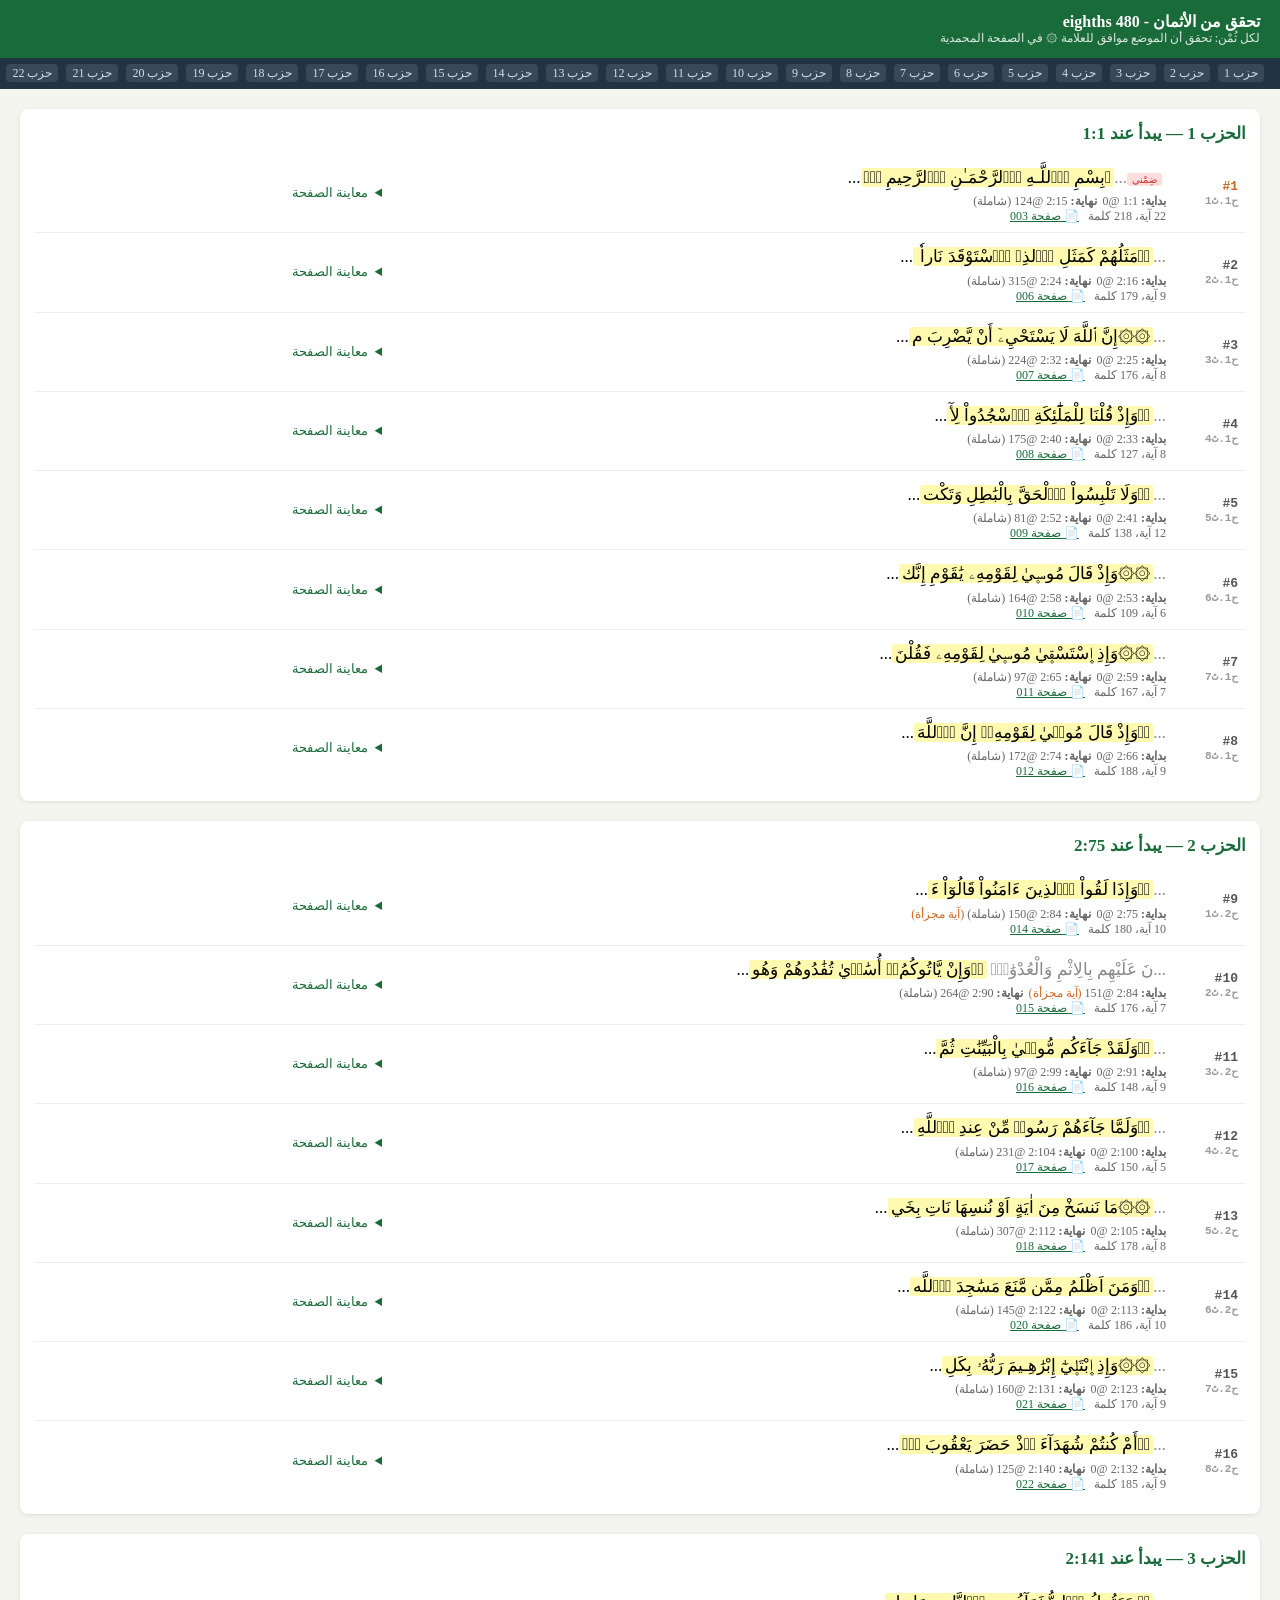
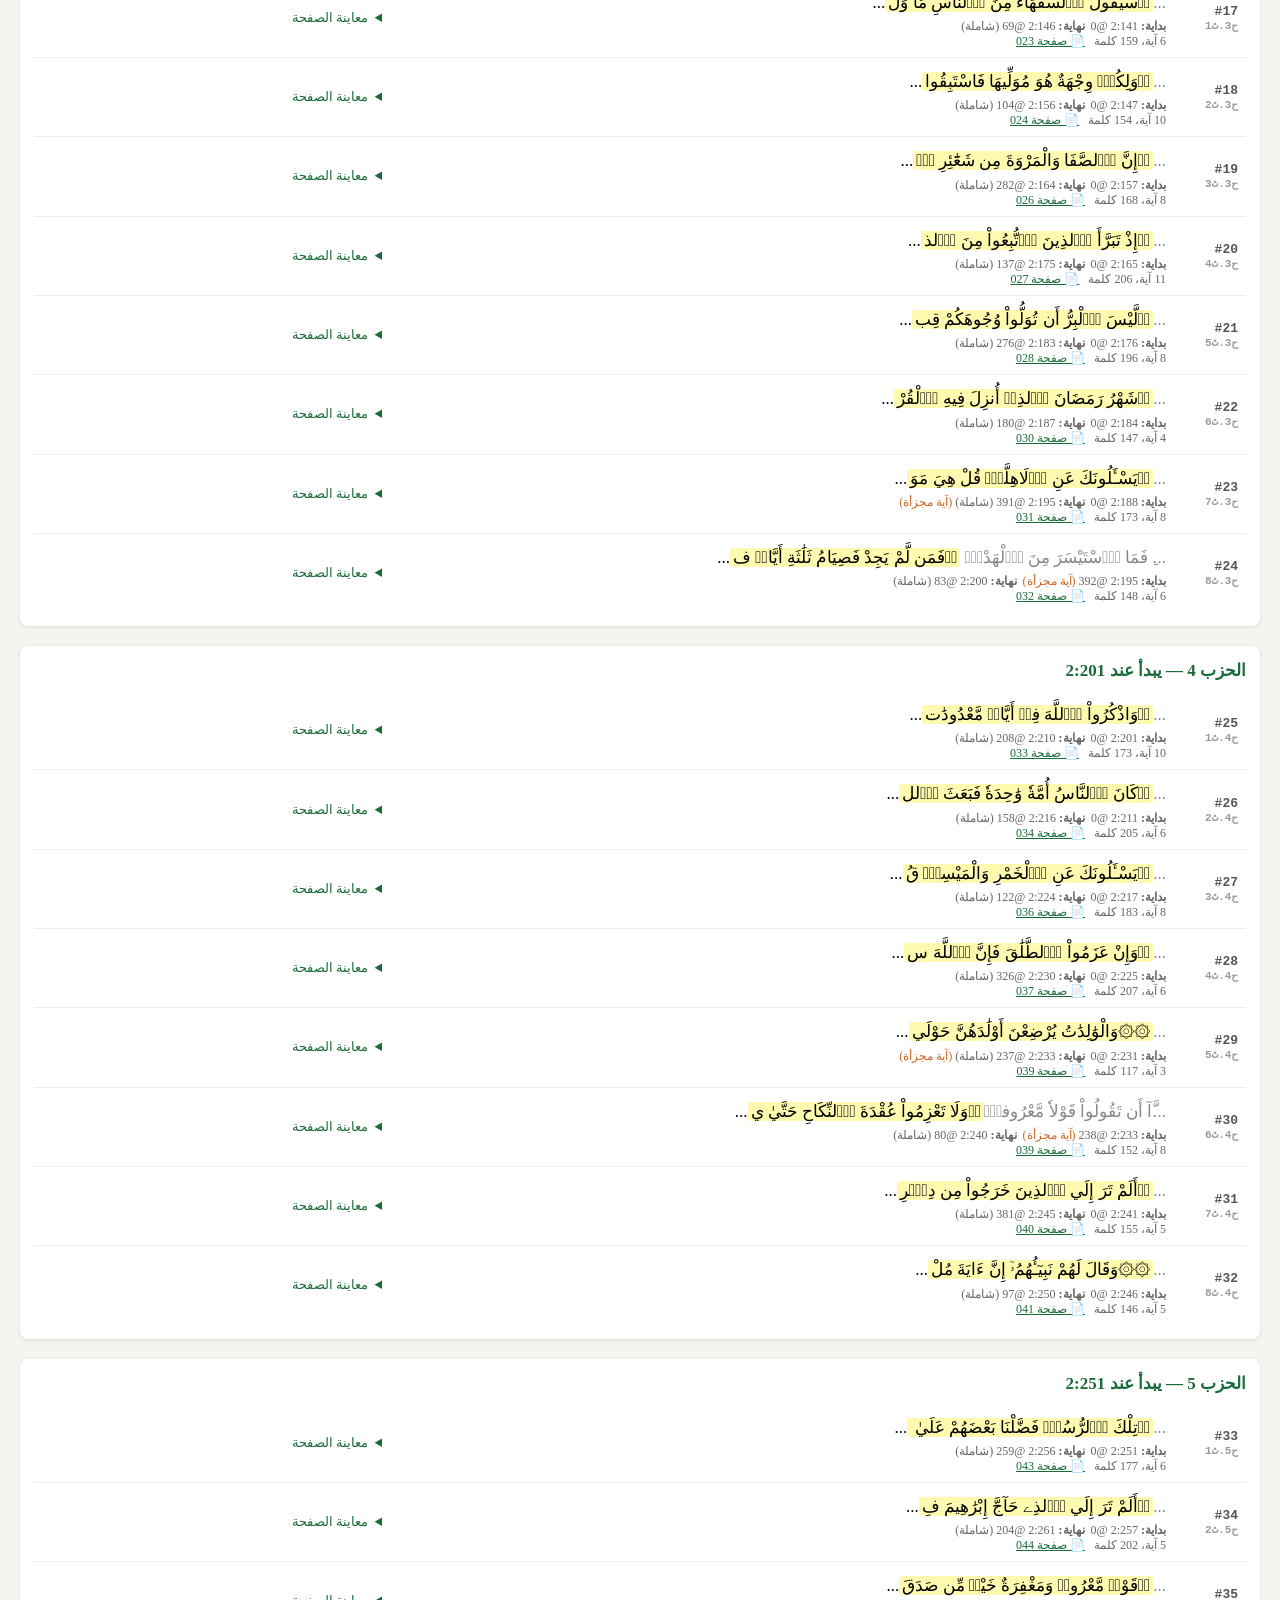
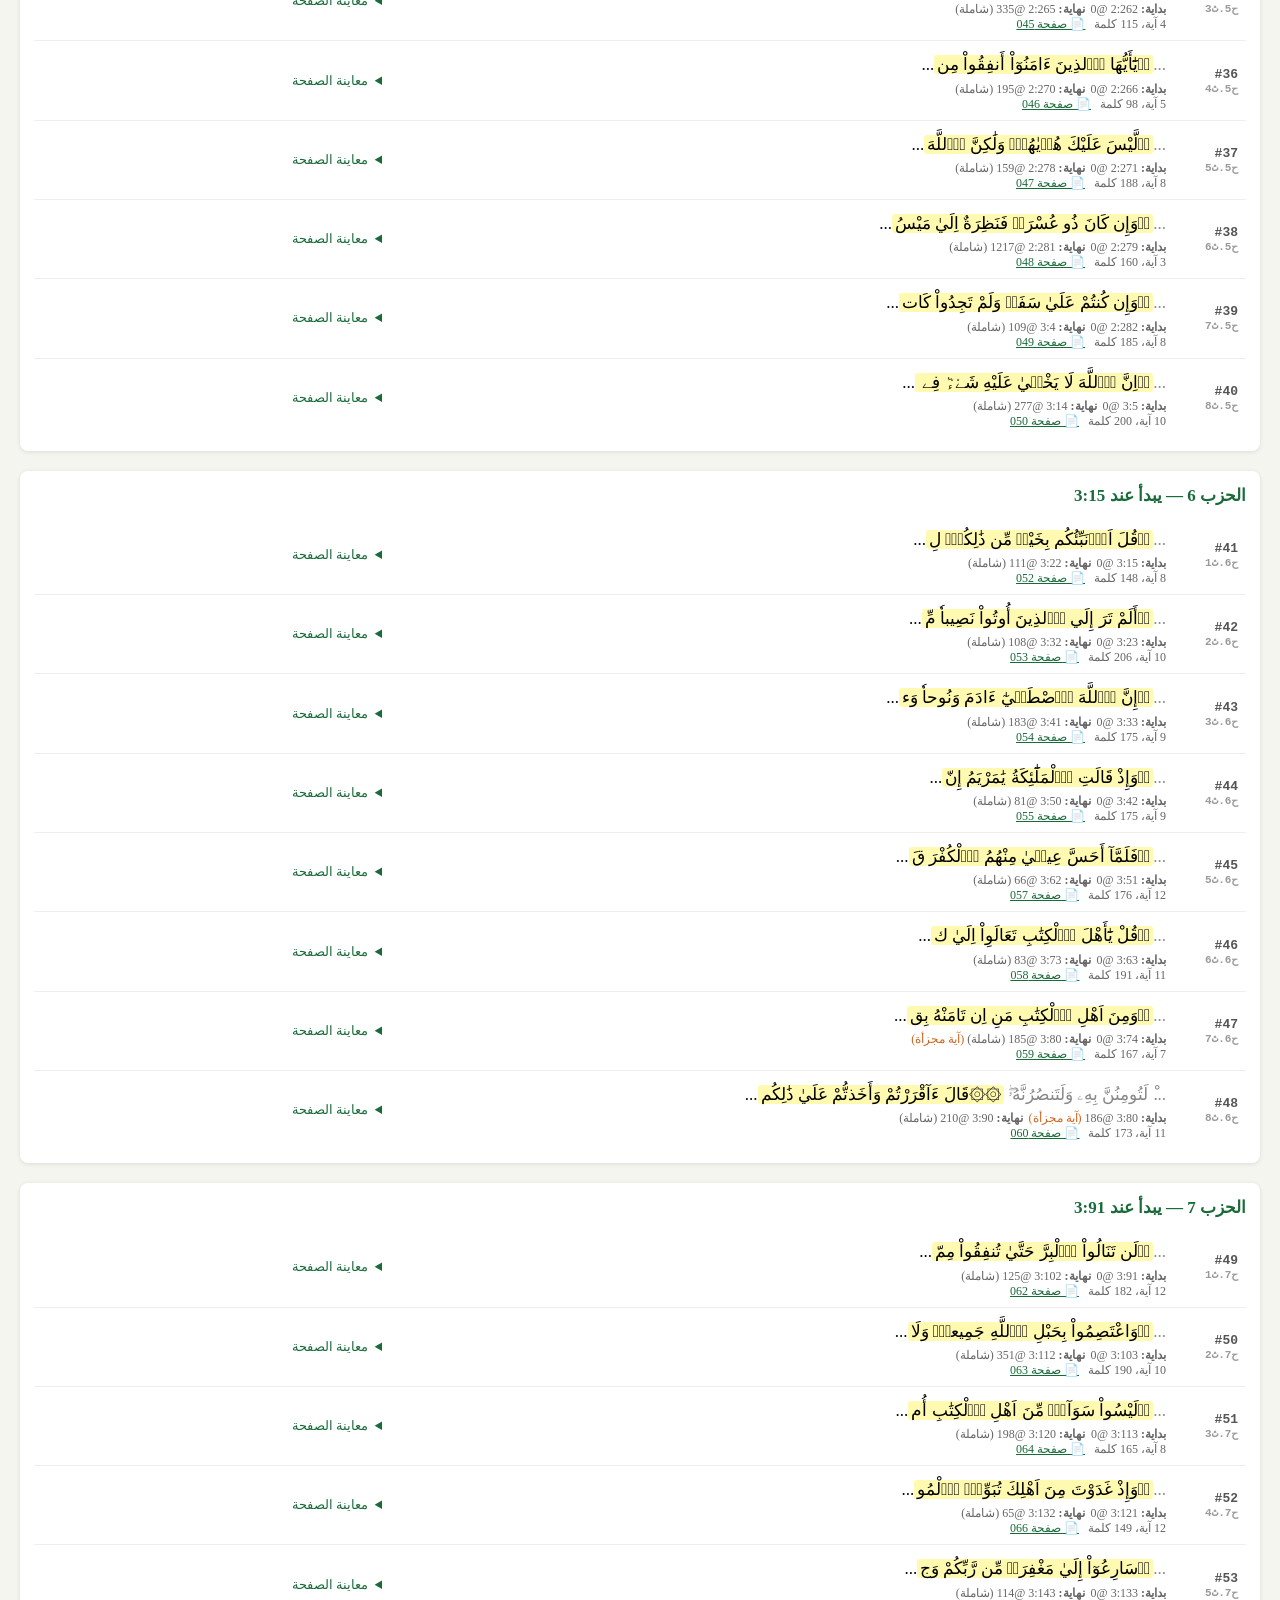
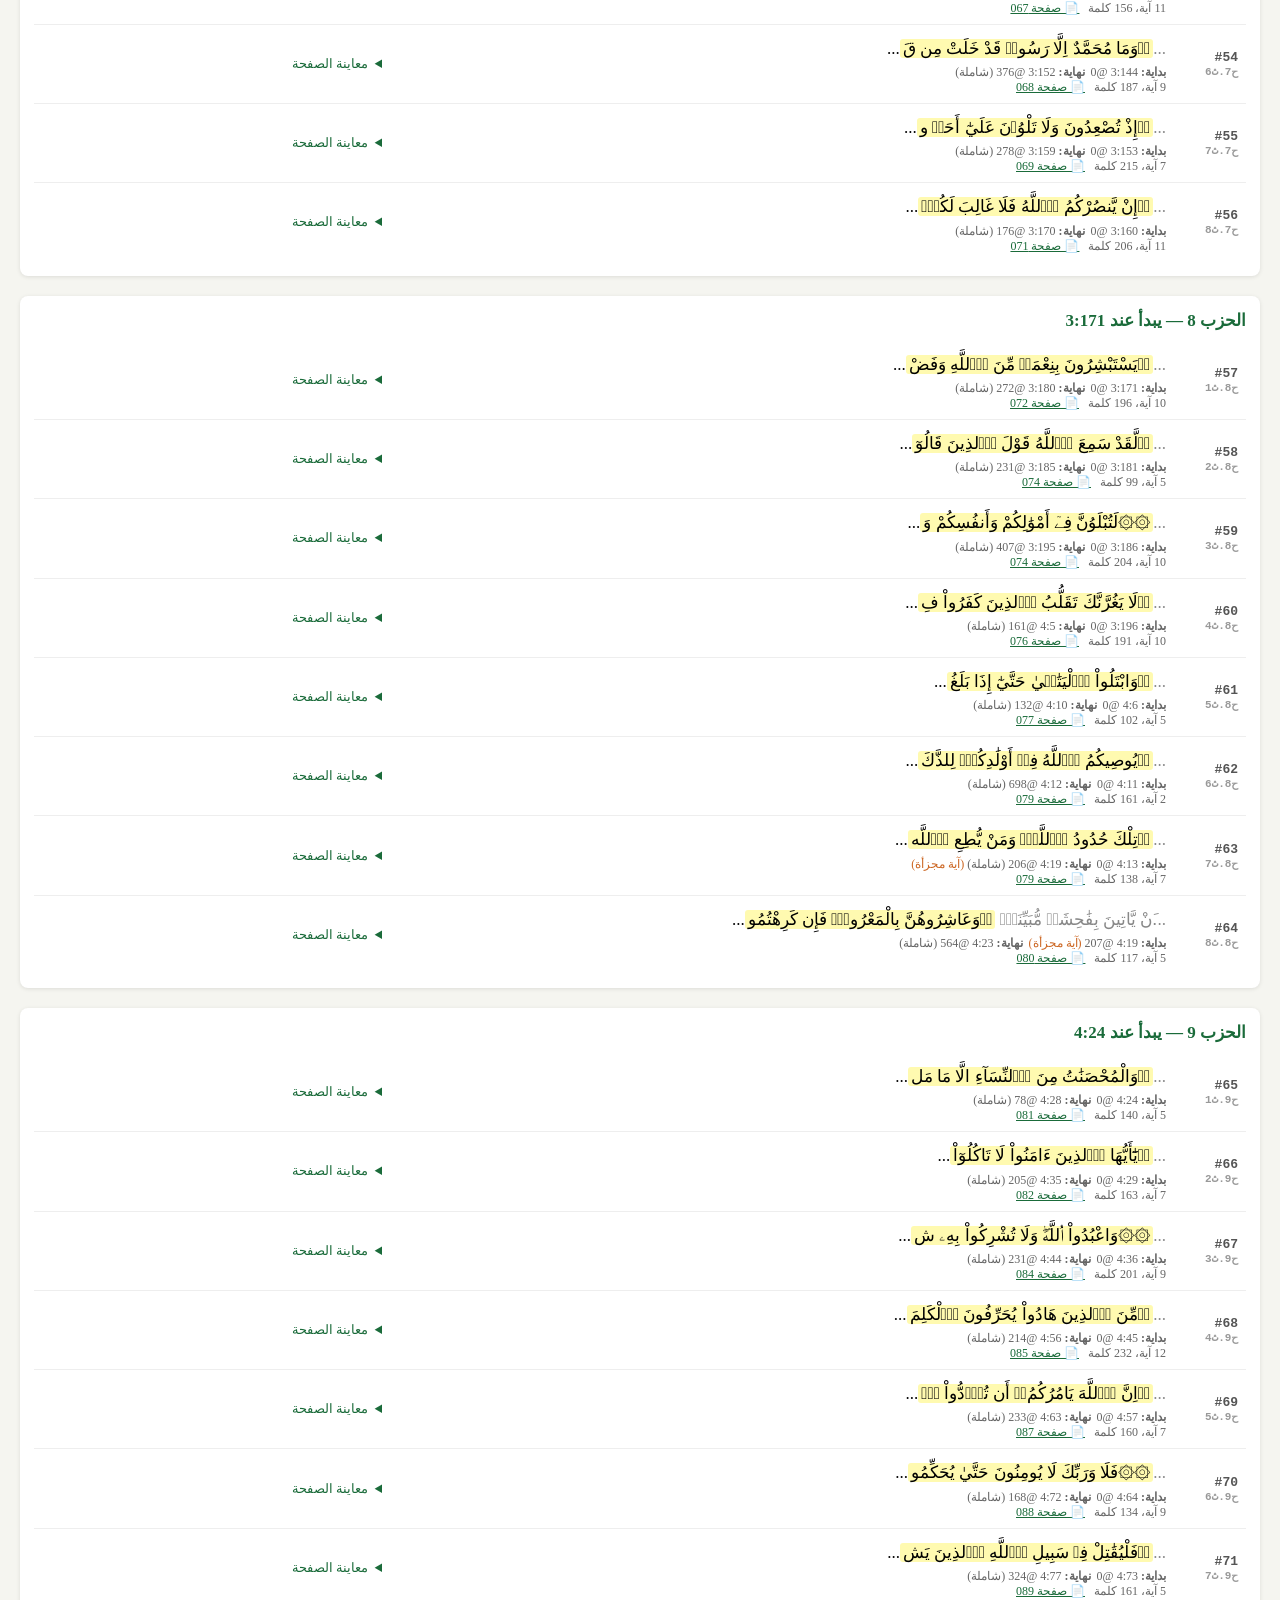
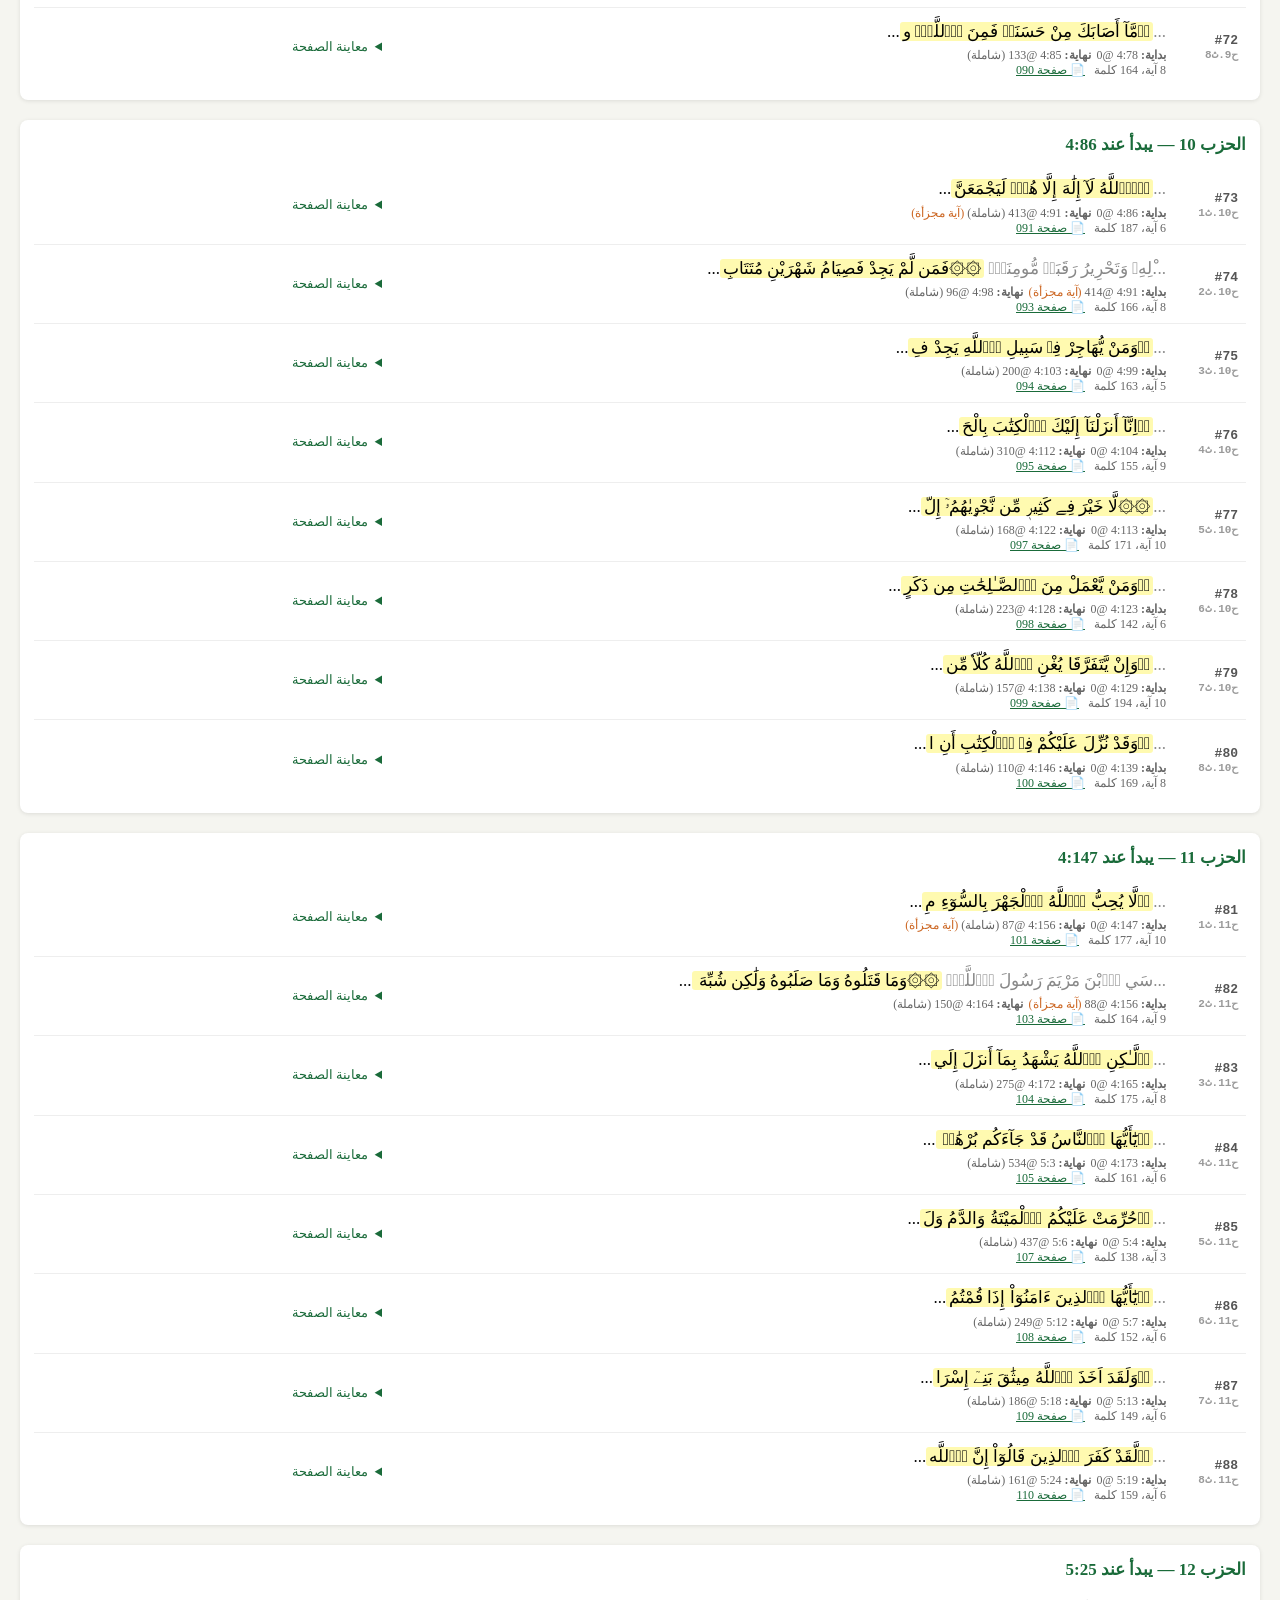
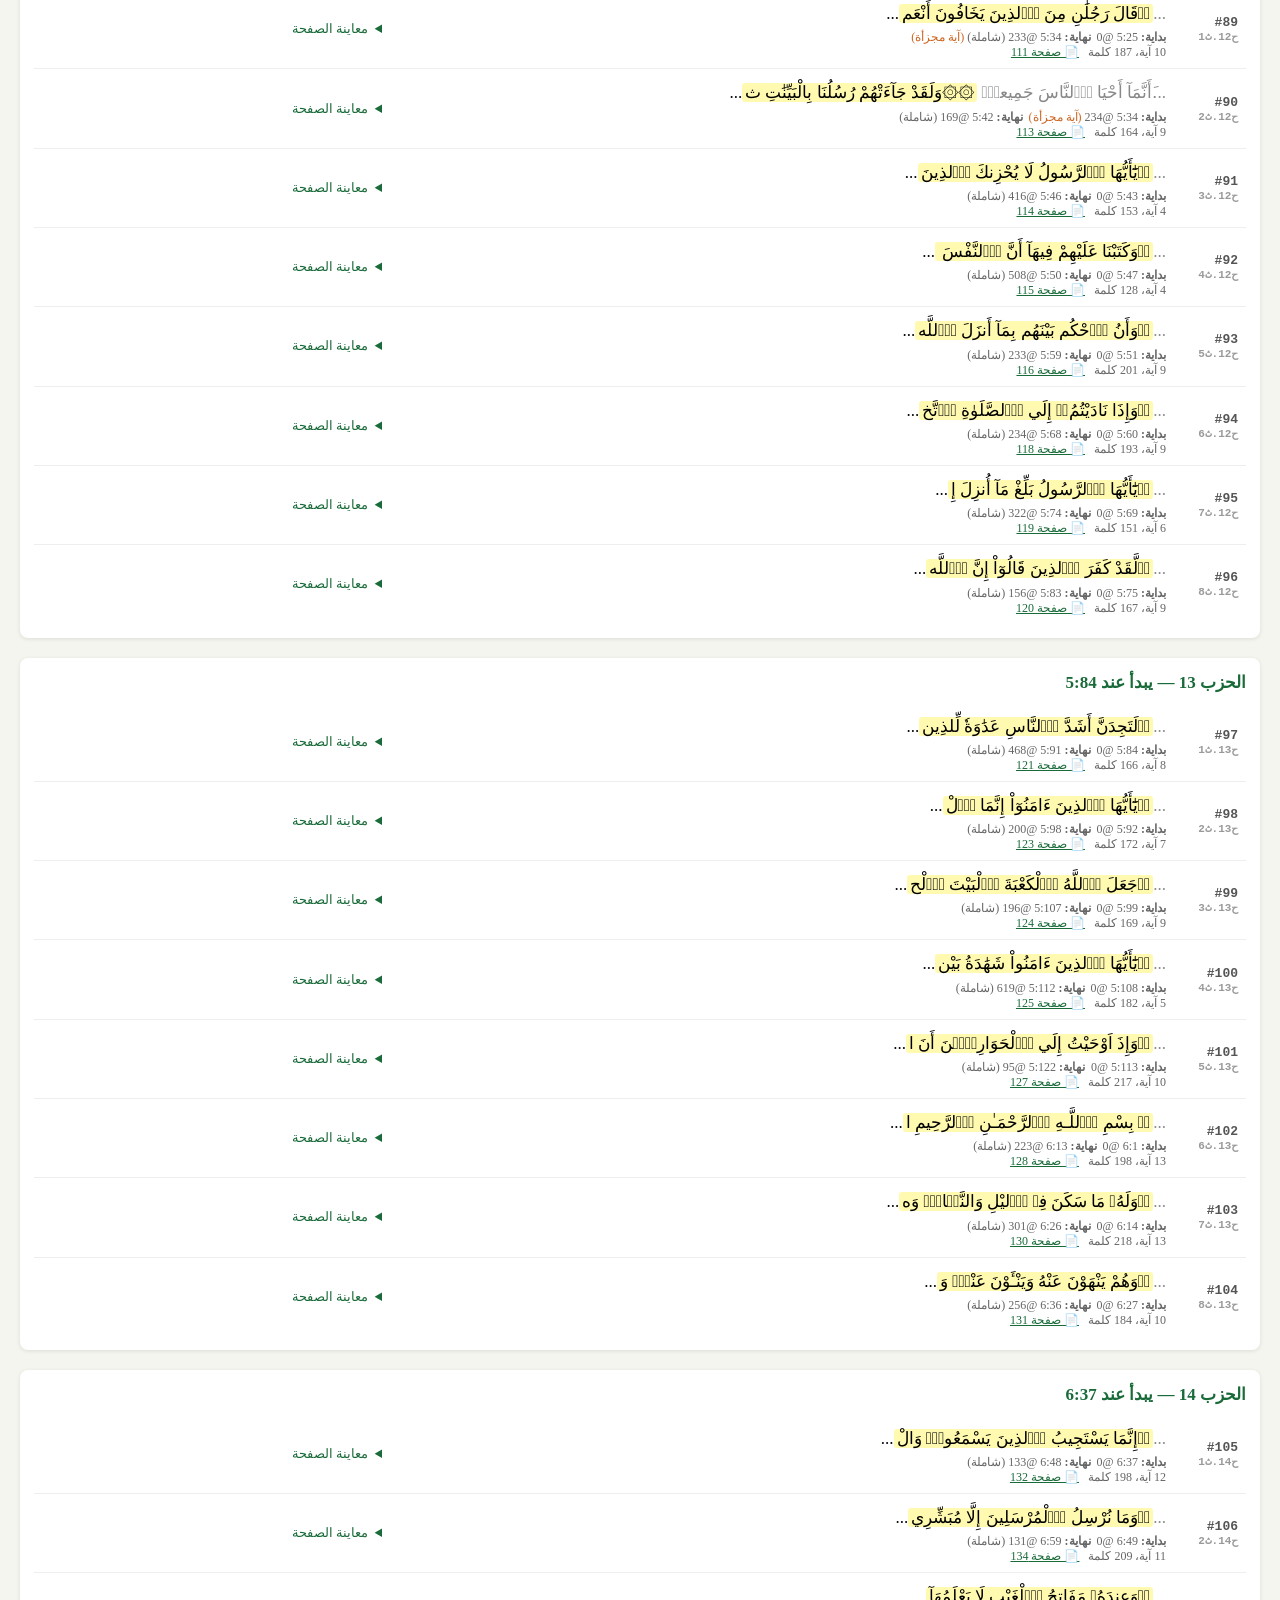
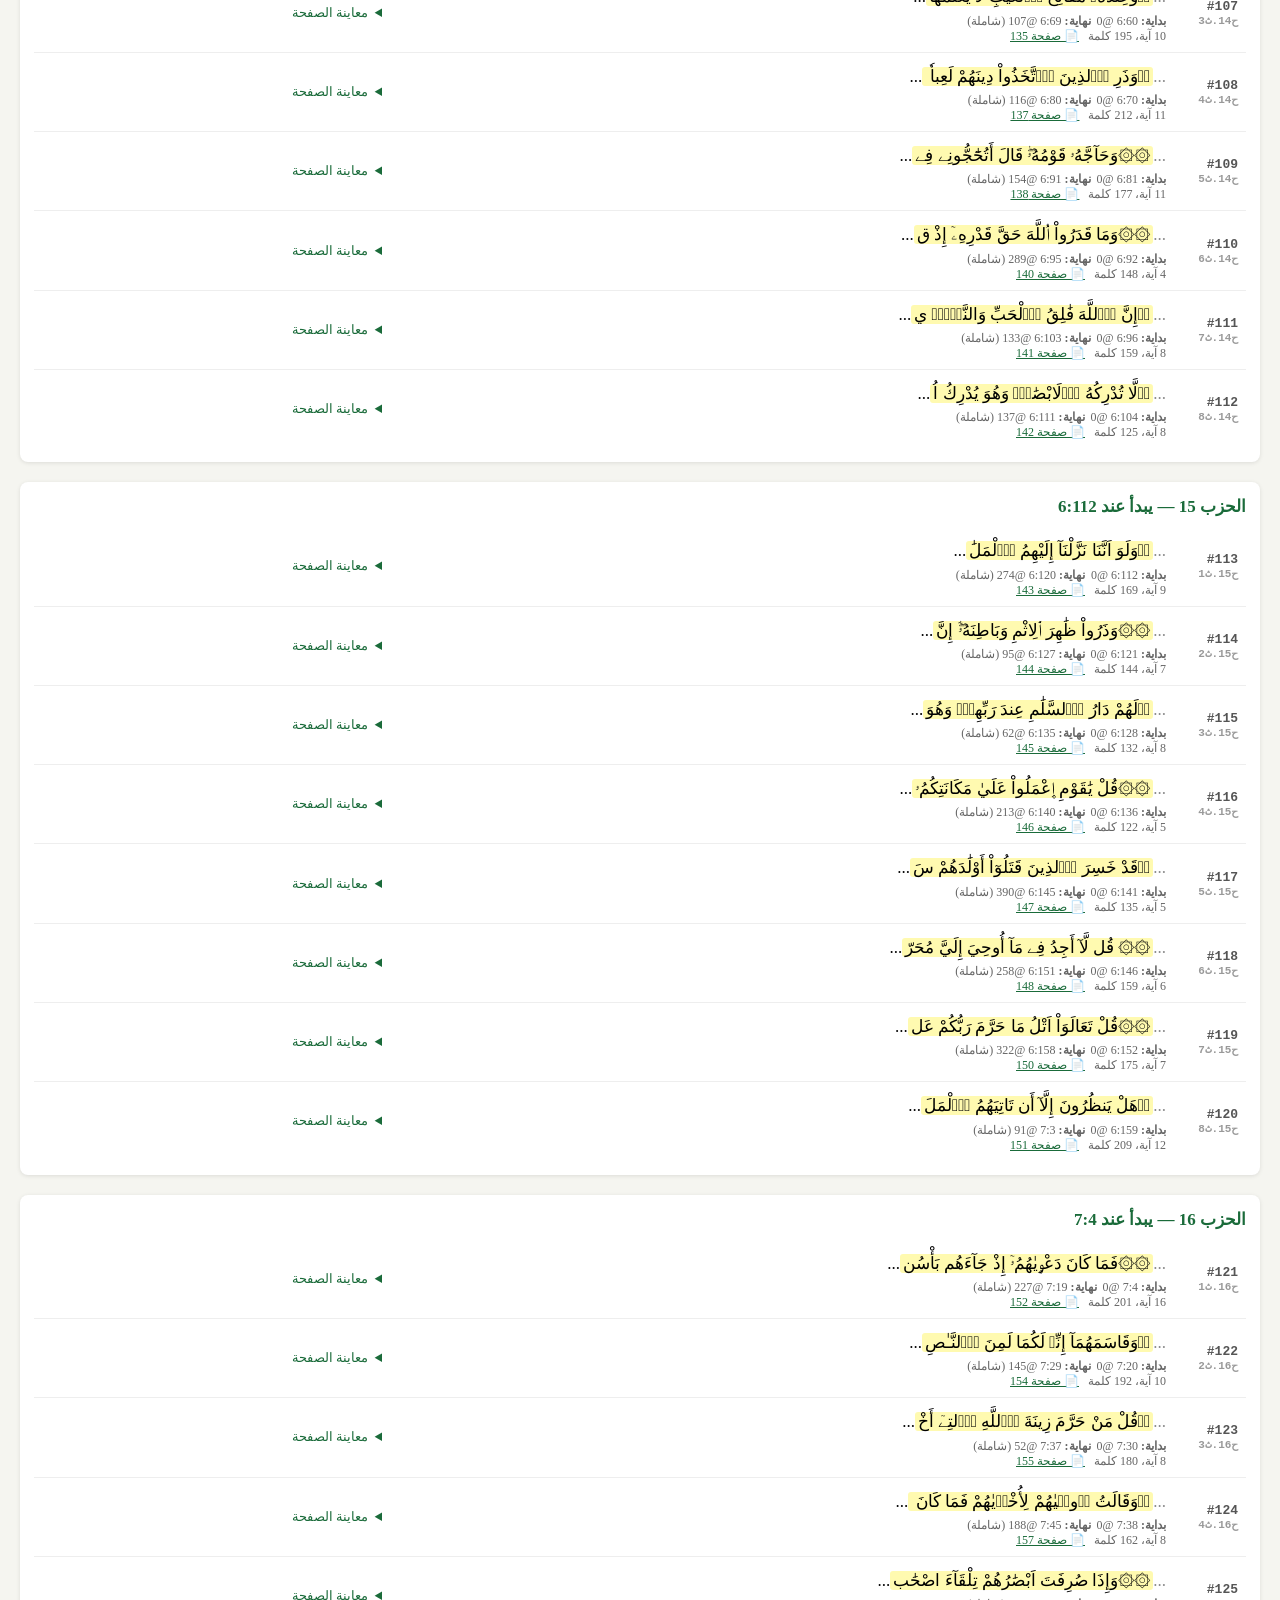
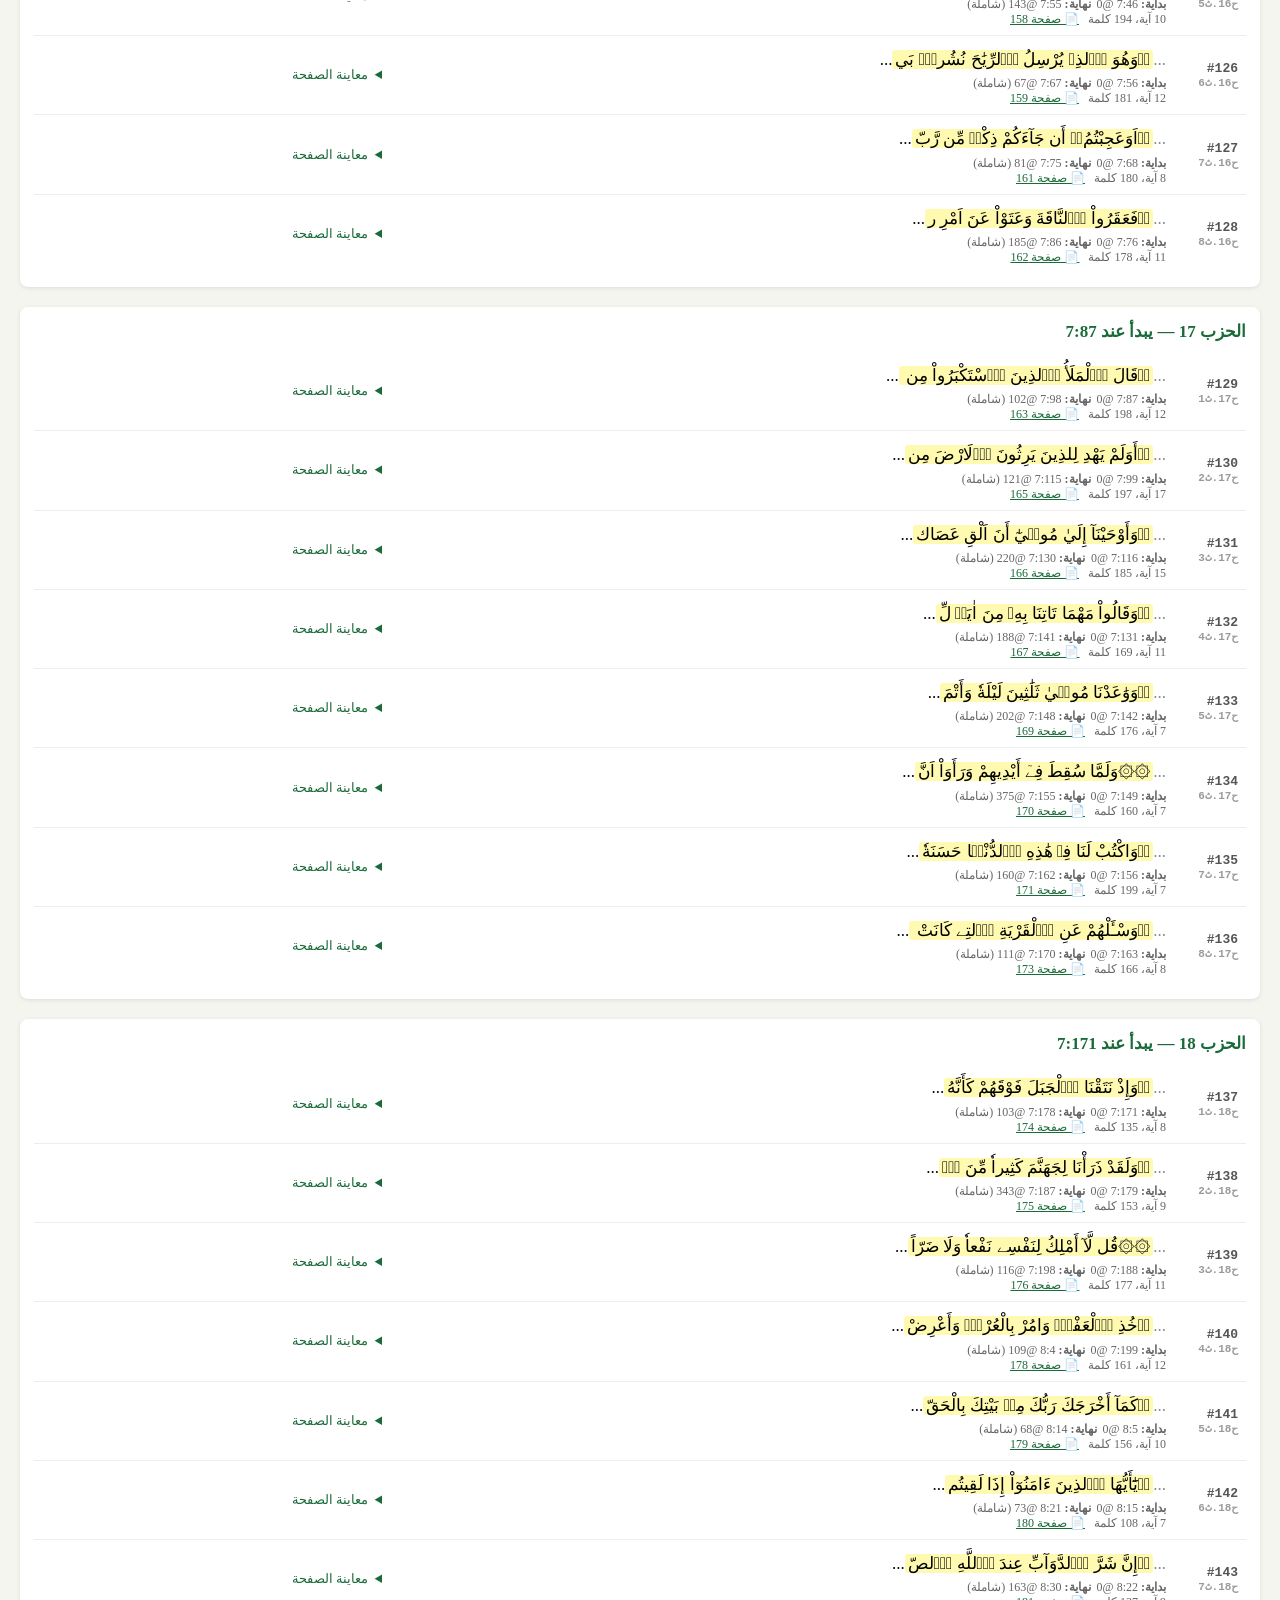
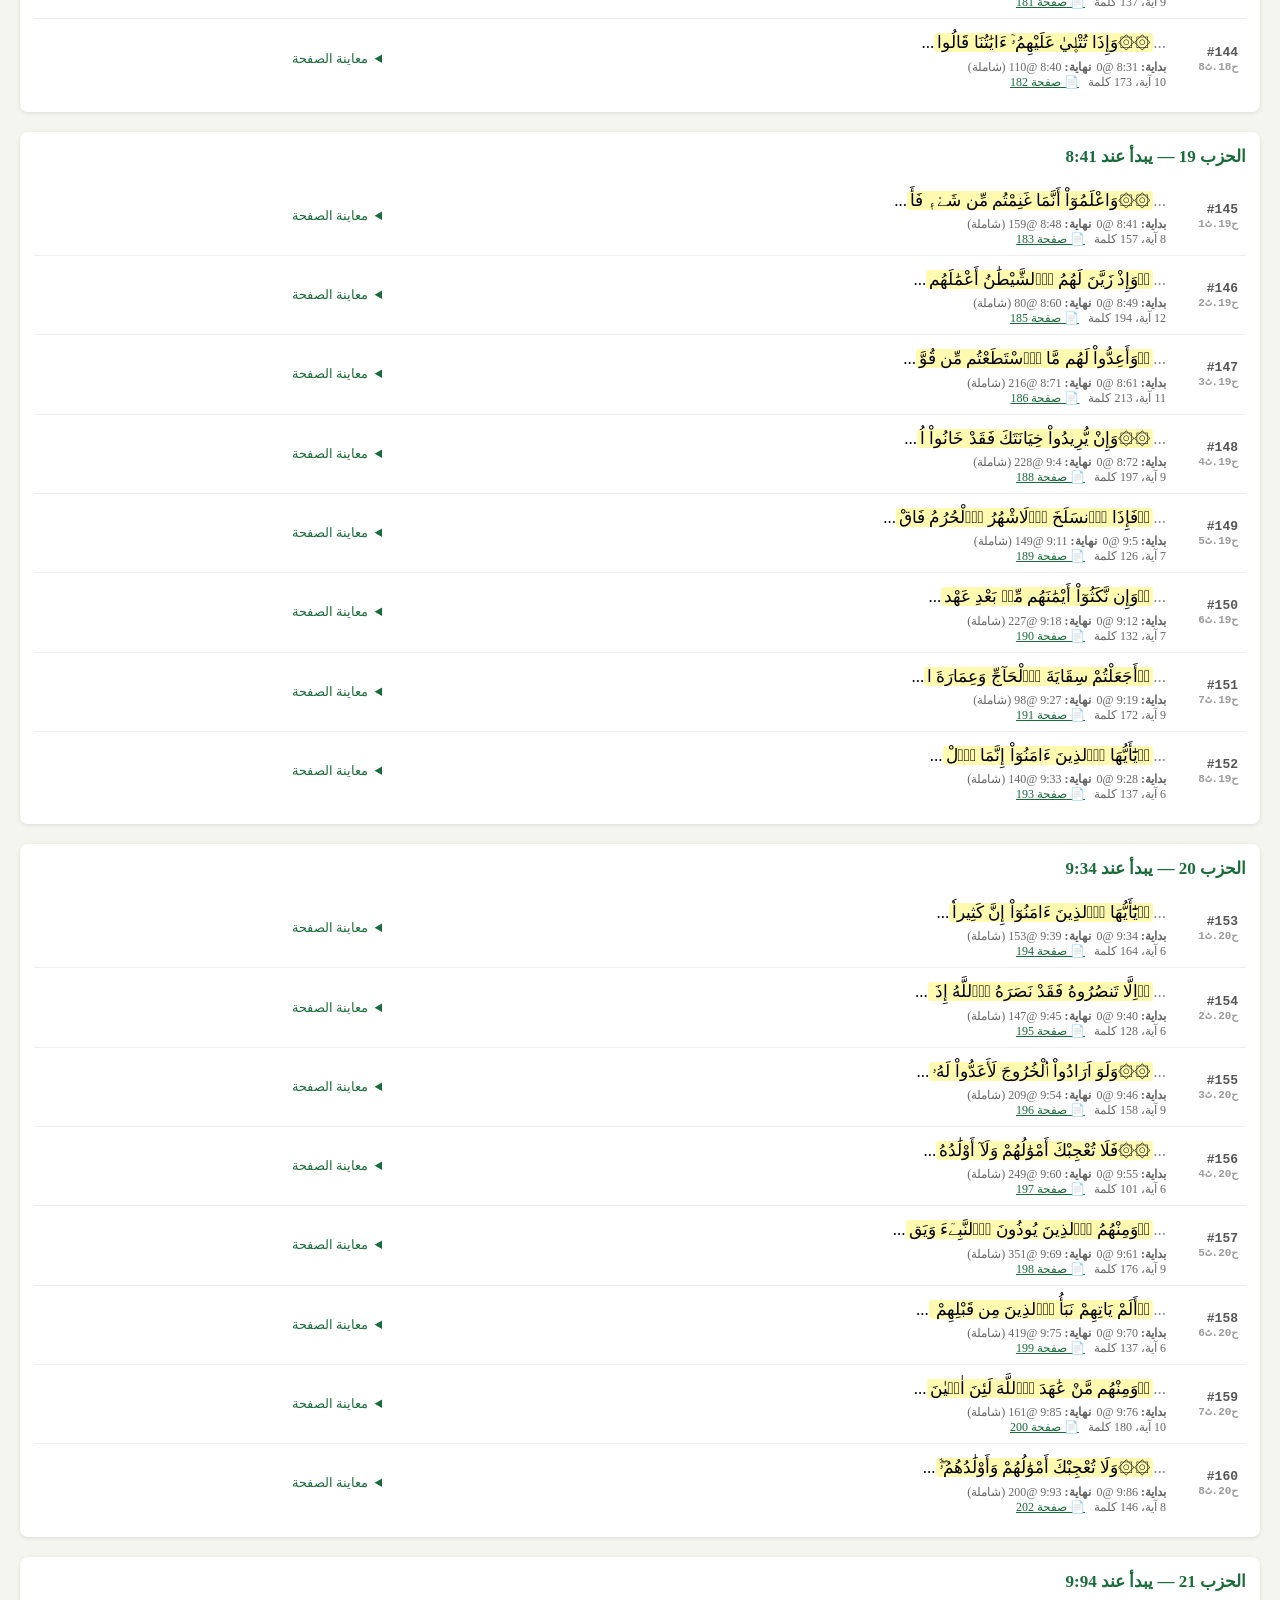
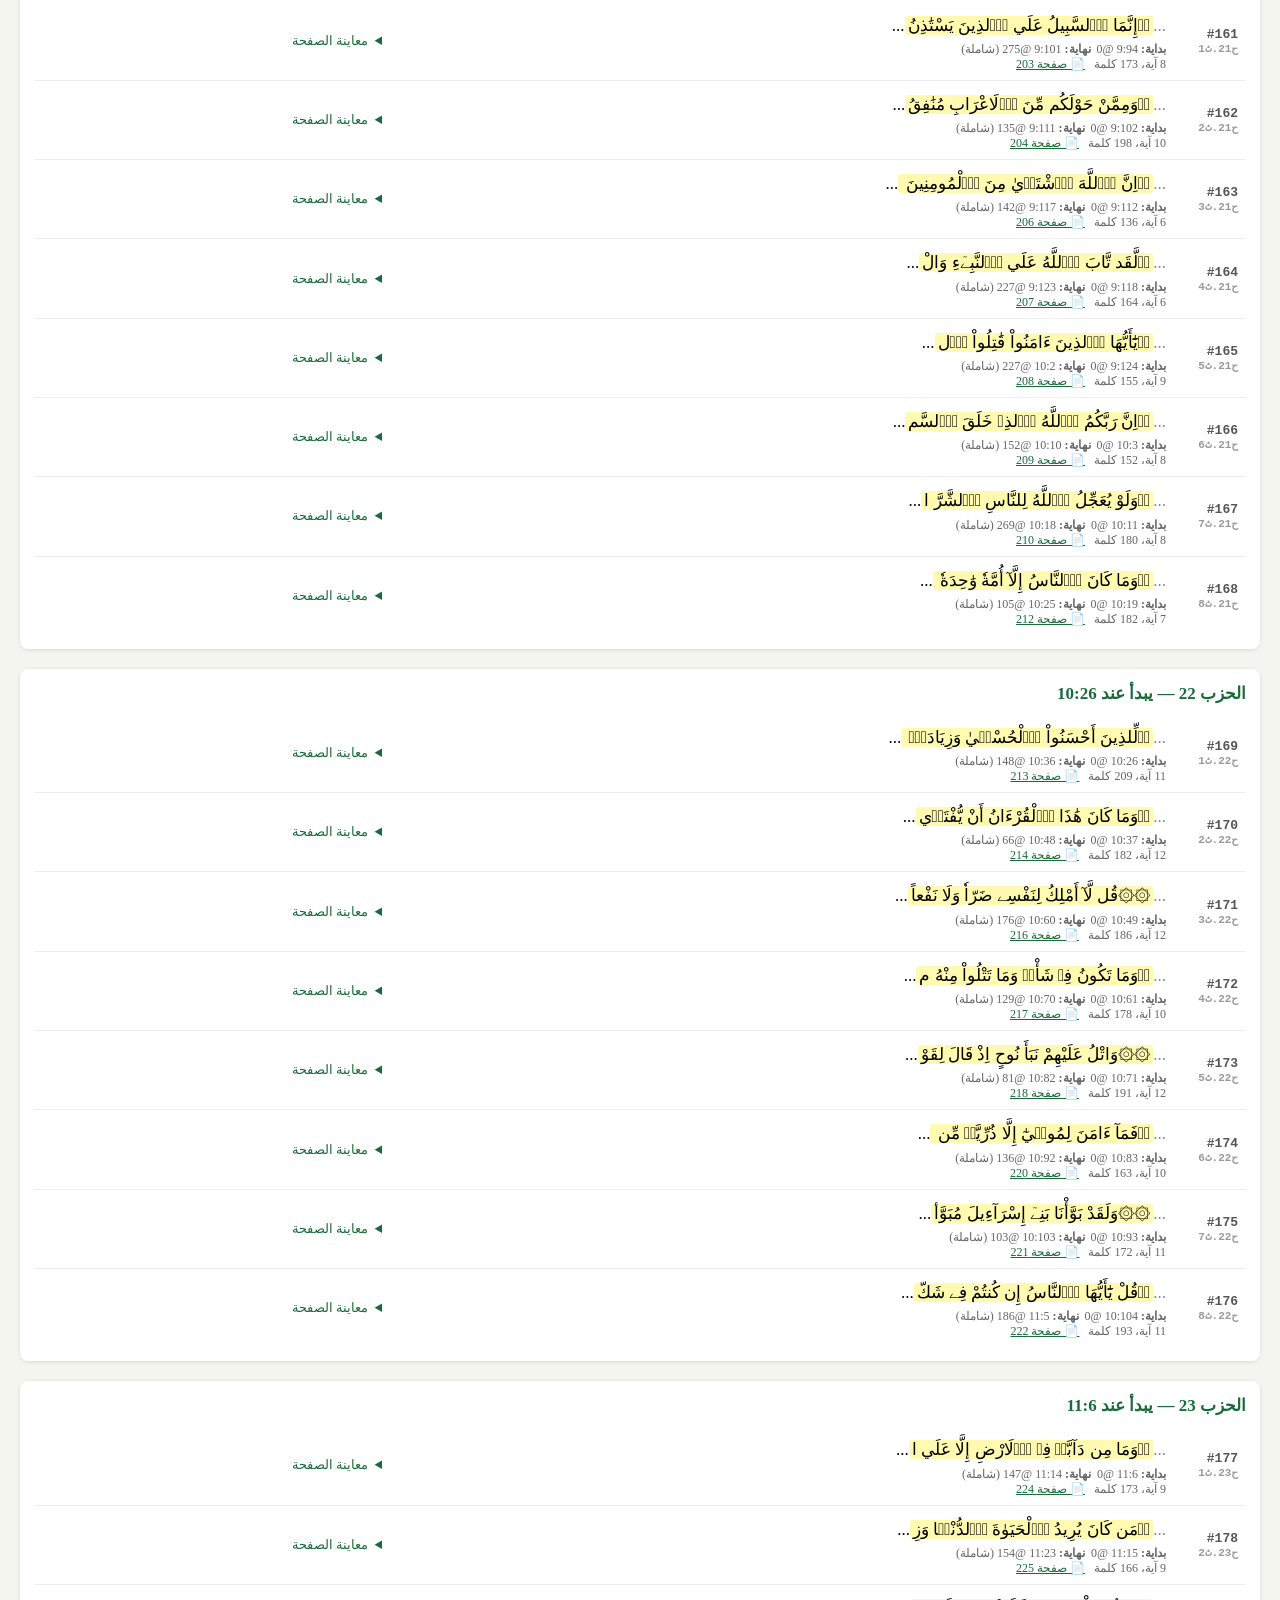
<file: data/eighths_viewer.html>
<!DOCTYPE html>
<html dir="rtl" lang="ar">
<head>
<meta charset="utf-8">
<title>Eighths Validation - 480 boundaries</title>
<style>
  body { font-family: 'Amiri Quran','Traditional Arabic',serif; margin:0; background:#f5f5f0; }
  header { background:#1a6b3a; color:white; padding:12px 20px; position:sticky; top:0; z-index:10; }
  header h1 { margin:0; font-size:16px; }
  .sub { font-size:12px; opacity:0.85; }
  .hizb-nav { padding:8px; background:#234; color:#cde; position:sticky; top:40px; z-index:9; font-size:12px; overflow-x:auto; white-space:nowrap; }
  .hizb-nav a { color:#cde; margin-right:8px; text-decoration:none; padding:2px 6px; border-radius:4px; background:rgba(255,255,255,0.1); }
  .hizb-nav a:hover { background:rgba(255,255,255,0.3); }
  .hizb { margin:20px; background:white; border-radius:8px; padding:14px; box-shadow:0 1px 4px rgba(0,0,0,0.1); }
  .hizb h2 { margin:0 0 10px; color:#1a6b3a; font-size:17px; }
  .eighth { display:grid; grid-template-columns: 60px 1fr 340px; gap:12px; padding:8px; border-bottom:1px solid #eee; align-items:center; }
  .eighth:last-child { border-bottom:none; }
  .eid { font-weight:bold; color:#555; font-family:monospace; font-size:13px; }
  .eid .pos { display:block; font-size:11px; color:#999; }
  .eid.implicit { color:#c62; }
  .text-snip { font-size:17px; line-height:1.9; }
  .text-snip .marker-word { background:#fffab0; padding:0 3px; border-radius:3px; }
  .meta { font-size:12px; color:#666; }
  .meta a { color:#1a6b3a; }
  .page-thumb img { max-width:320px; border:1px solid #ccc; border-radius:4px; }
  details summary { cursor:pointer; color:#1a6b3a; font-size:13px; }
  .implicit-tag { background:#fdd; color:#c33; font-size:10px; padding:1px 5px; border-radius:3px; margin-right:4px; }
</style>
</head>
<body>
<header>
  <h1>تحقق من الأثمان - 480 eighths</h1>
  <div class="sub">لكل ثُمْن: تحقق أن الموضع موافق للعلامة ۞ في الصفحة المحمدية</div>
</header>
<div class="hizb-nav">
<a href="#hizb1">حزب 1</a><a href="#hizb2">حزب 2</a><a href="#hizb3">حزب 3</a><a href="#hizb4">حزب 4</a><a href="#hizb5">حزب 5</a><a href="#hizb6">حزب 6</a><a href="#hizb7">حزب 7</a><a href="#hizb8">حزب 8</a><a href="#hizb9">حزب 9</a><a href="#hizb10">حزب 10</a><a href="#hizb11">حزب 11</a><a href="#hizb12">حزب 12</a><a href="#hizb13">حزب 13</a><a href="#hizb14">حزب 14</a><a href="#hizb15">حزب 15</a><a href="#hizb16">حزب 16</a><a href="#hizb17">حزب 17</a><a href="#hizb18">حزب 18</a><a href="#hizb19">حزب 19</a><a href="#hizb20">حزب 20</a><a href="#hizb21">حزب 21</a><a href="#hizb22">حزب 22</a><a href="#hizb23">حزب 23</a><a href="#hizb24">حزب 24</a><a href="#hizb25">حزب 25</a><a href="#hizb26">حزب 26</a><a href="#hizb27">حزب 27</a><a href="#hizb28">حزب 28</a><a href="#hizb29">حزب 29</a><a href="#hizb30">حزب 30</a><a href="#hizb31">حزب 31</a><a href="#hizb32">حزب 32</a><a href="#hizb33">حزب 33</a><a href="#hizb34">حزب 34</a><a href="#hizb35">حزب 35</a><a href="#hizb36">حزب 36</a><a href="#hizb37">حزب 37</a><a href="#hizb38">حزب 38</a><a href="#hizb39">حزب 39</a><a href="#hizb40">حزب 40</a><a href="#hizb41">حزب 41</a><a href="#hizb42">حزب 42</a><a href="#hizb43">حزب 43</a><a href="#hizb44">حزب 44</a><a href="#hizb45">حزب 45</a><a href="#hizb46">حزب 46</a><a href="#hizb47">حزب 47</a><a href="#hizb48">حزب 48</a><a href="#hizb49">حزب 49</a><a href="#hizb50">حزب 50</a><a href="#hizb51">حزب 51</a><a href="#hizb52">حزب 52</a><a href="#hizb53">حزب 53</a><a href="#hizb54">حزب 54</a><a href="#hizb55">حزب 55</a><a href="#hizb56">حزب 56</a><a href="#hizb57">حزب 57</a><a href="#hizb58">حزب 58</a><a href="#hizb59">حزب 59</a><a href="#hizb60">حزب 60</a></div>
<div class="hizb" id="hizb1"><h2>الحزب 1 — يبدأ عند 1:1</h2>
<div class="eighth">
  <div class="eid implicit">#1<span class="pos">ح1.ث1</span></div>
  <div>
    <div class="text-snip"><span class="implicit-tag">ضِمْني</span><span style="color:#888">...</span><span class="marker-word">۞بِسْمِ اِ۬للَّـهِ اِ۬لرَّحْمَـٰنِ اِ۬لرَّحِيمِ اِ۬</span>...</div>
    <div class="meta">
      <b>بداية:</b> 1:1 @0
      
      &nbsp;<b>نهاية:</b> 2:15 @124 (شاملة)
      
      <br>22 آية، 218 كلمة &nbsp;
      <a href="../raw/muhammadi-pages/page003.png" target="_blank">📄 صفحة 003</a>
    </div>
  </div>
  <div class="page-thumb">
    <details><summary>معاينة الصفحة</summary>
    <img src="../raw/muhammadi-pages/page003.png" loading="lazy">
    </details>
  </div>
</div>
<div class="eighth">
  <div class="eid">#2<span class="pos">ح1.ث2</span></div>
  <div>
    <div class="text-snip"><span style="color:#888">...</span><span class="marker-word">۞۞مَثَلُهُمْ كَمَثَلِ اِ۬لذِے اِ۪سْتَوْقَدَ نَاراٗ </span>...</div>
    <div class="meta">
      <b>بداية:</b> 2:16 @0
      
      &nbsp;<b>نهاية:</b> 2:24 @315 (شاملة)
      
      <br>9 آية، 179 كلمة &nbsp;
      <a href="../raw/muhammadi-pages/page006.png" target="_blank">📄 صفحة 006</a>
    </div>
  </div>
  <div class="page-thumb">
    <details><summary>معاينة الصفحة</summary>
    <img src="../raw/muhammadi-pages/page006.png" loading="lazy">
    </details>
  </div>
</div>
<div class="eighth">
  <div class="eid">#3<span class="pos">ح1.ث3</span></div>
  <div>
    <div class="text-snip"><span style="color:#888">...</span><span class="marker-word">۞۞إِنَّ اَ۬للَّهَ لَا يَسْتَحْيِۦٓ أَنْ يَّضْرِبَ م</span>...</div>
    <div class="meta">
      <b>بداية:</b> 2:25 @0
      
      &nbsp;<b>نهاية:</b> 2:32 @224 (شاملة)
      
      <br>8 آية، 176 كلمة &nbsp;
      <a href="../raw/muhammadi-pages/page007.png" target="_blank">📄 صفحة 007</a>
    </div>
  </div>
  <div class="page-thumb">
    <details><summary>معاينة الصفحة</summary>
    <img src="../raw/muhammadi-pages/page007.png" loading="lazy">
    </details>
  </div>
</div>
<div class="eighth">
  <div class="eid">#4<span class="pos">ح1.ث4</span></div>
  <div>
    <div class="text-snip"><span style="color:#888">...</span><span class="marker-word">۞۞وَإِذْ قُلْنَا لِلْمَلَٰٓئِكَةِ اِ۟سْجُدُواْ لِأٓ</span>...</div>
    <div class="meta">
      <b>بداية:</b> 2:33 @0
      
      &nbsp;<b>نهاية:</b> 2:40 @175 (شاملة)
      
      <br>8 آية، 127 كلمة &nbsp;
      <a href="../raw/muhammadi-pages/page008.png" target="_blank">📄 صفحة 008</a>
    </div>
  </div>
  <div class="page-thumb">
    <details><summary>معاينة الصفحة</summary>
    <img src="../raw/muhammadi-pages/page008.png" loading="lazy">
    </details>
  </div>
</div>
<div class="eighth">
  <div class="eid">#5<span class="pos">ح1.ث5</span></div>
  <div>
    <div class="text-snip"><span style="color:#888">...</span><span class="marker-word">۞۞وَلَا تَلْبِسُواْ اُ۬لْحَقَّ بِالْبَٰطِلِ وَتَكْت</span>...</div>
    <div class="meta">
      <b>بداية:</b> 2:41 @0
      
      &nbsp;<b>نهاية:</b> 2:52 @81 (شاملة)
      
      <br>12 آية، 138 كلمة &nbsp;
      <a href="../raw/muhammadi-pages/page009.png" target="_blank">📄 صفحة 009</a>
    </div>
  </div>
  <div class="page-thumb">
    <details><summary>معاينة الصفحة</summary>
    <img src="../raw/muhammadi-pages/page009.png" loading="lazy">
    </details>
  </div>
</div>
<div class="eighth">
  <div class="eid">#6<span class="pos">ح1.ث6</span></div>
  <div>
    <div class="text-snip"><span style="color:#888">...</span><span class="marker-word">۞۞وَإِذْ قَالَ مُوس۪يٰ لِقَوْمِهِۦ يَٰقَوْمِ إِنَّك</span>...</div>
    <div class="meta">
      <b>بداية:</b> 2:53 @0
      
      &nbsp;<b>نهاية:</b> 2:58 @164 (شاملة)
      
      <br>6 آية، 109 كلمة &nbsp;
      <a href="../raw/muhammadi-pages/page010.png" target="_blank">📄 صفحة 010</a>
    </div>
  </div>
  <div class="page-thumb">
    <details><summary>معاينة الصفحة</summary>
    <img src="../raw/muhammadi-pages/page010.png" loading="lazy">
    </details>
  </div>
</div>
<div class="eighth">
  <div class="eid">#7<span class="pos">ح1.ث7</span></div>
  <div>
    <div class="text-snip"><span style="color:#888">...</span><span class="marker-word">۞۞وَإِذِ اِ۪سْتَسْق۪يٰ مُوس۪يٰ لِقَوْمِهِۦ فَقُلْنَ</span>...</div>
    <div class="meta">
      <b>بداية:</b> 2:59 @0
      
      &nbsp;<b>نهاية:</b> 2:65 @97 (شاملة)
      
      <br>7 آية، 167 كلمة &nbsp;
      <a href="../raw/muhammadi-pages/page011.png" target="_blank">📄 صفحة 011</a>
    </div>
  </div>
  <div class="page-thumb">
    <details><summary>معاينة الصفحة</summary>
    <img src="../raw/muhammadi-pages/page011.png" loading="lazy">
    </details>
  </div>
</div>
<div class="eighth">
  <div class="eid">#8<span class="pos">ح1.ث8</span></div>
  <div>
    <div class="text-snip"><span style="color:#888">...</span><span class="marker-word">۞۞وَإِذْ قَالَ مُوس۪يٰ لِقَوْمِهِۦٓ إِنَّ اَ۬للَّهَ</span>...</div>
    <div class="meta">
      <b>بداية:</b> 2:66 @0
      
      &nbsp;<b>نهاية:</b> 2:74 @172 (شاملة)
      
      <br>9 آية، 188 كلمة &nbsp;
      <a href="../raw/muhammadi-pages/page012.png" target="_blank">📄 صفحة 012</a>
    </div>
  </div>
  <div class="page-thumb">
    <details><summary>معاينة الصفحة</summary>
    <img src="../raw/muhammadi-pages/page012.png" loading="lazy">
    </details>
  </div>
</div></div><div class="hizb" id="hizb2"><h2>الحزب 2 — يبدأ عند 2:75</h2>
<div class="eighth">
  <div class="eid">#9<span class="pos">ح2.ث1</span></div>
  <div>
    <div class="text-snip"><span style="color:#888">...</span><span class="marker-word">۞۞وَإِذَا لَقُواْ اُ۬لذِينَ ءَامَنُواْ قَالُوٓاْ ءَ</span>...</div>
    <div class="meta">
      <b>بداية:</b> 2:75 @0
      
      &nbsp;<b>نهاية:</b> 2:84 @150 (شاملة)
      <span style="color:#c62">(آية مجزأة)</span>
      <br>10 آية، 180 كلمة &nbsp;
      <a href="../raw/muhammadi-pages/page014.png" target="_blank">📄 صفحة 014</a>
    </div>
  </div>
  <div class="page-thumb">
    <details><summary>معاينة الصفحة</summary>
    <img src="../raw/muhammadi-pages/page014.png" loading="lazy">
    </details>
  </div>
</div>
<div class="eighth">
  <div class="eid">#10<span class="pos">ح2.ث2</span></div>
  <div>
    <div class="text-snip"><span style="color:#888">...نَ عَلَيْهِم بِالِاثْمِ وَالْعُدْوَٰنِۖ </span><span class="marker-word">۞۞وَإِنْ يَّاتُوكُمُۥٓ أُسَٰر۪يٰ تُفَٰدُوهُمْ وَهُو</span>...</div>
    <div class="meta">
      <b>بداية:</b> 2:84 @151
      <span style="color:#c62">(آية مجزأة)</span>
      &nbsp;<b>نهاية:</b> 2:90 @264 (شاملة)
      
      <br>7 آية، 176 كلمة &nbsp;
      <a href="../raw/muhammadi-pages/page015.png" target="_blank">📄 صفحة 015</a>
    </div>
  </div>
  <div class="page-thumb">
    <details><summary>معاينة الصفحة</summary>
    <img src="../raw/muhammadi-pages/page015.png" loading="lazy">
    </details>
  </div>
</div>
<div class="eighth">
  <div class="eid">#11<span class="pos">ح2.ث3</span></div>
  <div>
    <div class="text-snip"><span style="color:#888">...</span><span class="marker-word">۞۞وَلَقَدْ جَآءَكُم مُّوس۪يٰ بِالْبَيِّنَٰتِ ثُمَّ</span>...</div>
    <div class="meta">
      <b>بداية:</b> 2:91 @0
      
      &nbsp;<b>نهاية:</b> 2:99 @97 (شاملة)
      
      <br>9 آية، 148 كلمة &nbsp;
      <a href="../raw/muhammadi-pages/page016.png" target="_blank">📄 صفحة 016</a>
    </div>
  </div>
  <div class="page-thumb">
    <details><summary>معاينة الصفحة</summary>
    <img src="../raw/muhammadi-pages/page016.png" loading="lazy">
    </details>
  </div>
</div>
<div class="eighth">
  <div class="eid">#12<span class="pos">ح2.ث4</span></div>
  <div>
    <div class="text-snip"><span style="color:#888">...</span><span class="marker-word">۞۞وَلَمَّا جَآءَهُمْ رَسُولٞ مِّنْ عِندِ اِ۬للَّهِ</span>...</div>
    <div class="meta">
      <b>بداية:</b> 2:100 @0
      
      &nbsp;<b>نهاية:</b> 2:104 @231 (شاملة)
      
      <br>5 آية، 150 كلمة &nbsp;
      <a href="../raw/muhammadi-pages/page017.png" target="_blank">📄 صفحة 017</a>
    </div>
  </div>
  <div class="page-thumb">
    <details><summary>معاينة الصفحة</summary>
    <img src="../raw/muhammadi-pages/page017.png" loading="lazy">
    </details>
  </div>
</div>
<div class="eighth">
  <div class="eid">#13<span class="pos">ح2.ث5</span></div>
  <div>
    <div class="text-snip"><span style="color:#888">...</span><span class="marker-word">۞۞مَا نَنسَخْ مِنَ اٰيَةٍ اَوْ نُنسِهَا نَاتِ بِخَي</span>...</div>
    <div class="meta">
      <b>بداية:</b> 2:105 @0
      
      &nbsp;<b>نهاية:</b> 2:112 @307 (شاملة)
      
      <br>8 آية، 178 كلمة &nbsp;
      <a href="../raw/muhammadi-pages/page018.png" target="_blank">📄 صفحة 018</a>
    </div>
  </div>
  <div class="page-thumb">
    <details><summary>معاينة الصفحة</summary>
    <img src="../raw/muhammadi-pages/page018.png" loading="lazy">
    </details>
  </div>
</div>
<div class="eighth">
  <div class="eid">#14<span class="pos">ح2.ث6</span></div>
  <div>
    <div class="text-snip"><span style="color:#888">...</span><span class="marker-word">۞۞وَمَنَ اَظْلَمُ مِمَّن مَّنَعَ مَسَٰجِدَ اَ۬للَّه</span>...</div>
    <div class="meta">
      <b>بداية:</b> 2:113 @0
      
      &nbsp;<b>نهاية:</b> 2:122 @145 (شاملة)
      
      <br>10 آية، 186 كلمة &nbsp;
      <a href="../raw/muhammadi-pages/page020.png" target="_blank">📄 صفحة 020</a>
    </div>
  </div>
  <div class="page-thumb">
    <details><summary>معاينة الصفحة</summary>
    <img src="../raw/muhammadi-pages/page020.png" loading="lazy">
    </details>
  </div>
</div>
<div class="eighth">
  <div class="eid">#15<span class="pos">ح2.ث7</span></div>
  <div>
    <div class="text-snip"><span style="color:#888">...</span><span class="marker-word">۞۞وَإِذِ اِ۪بْتَل۪يٰٓ إِبْرَٰهِـيمَ رَبُّهُۥ بِكَلِ</span>...</div>
    <div class="meta">
      <b>بداية:</b> 2:123 @0
      
      &nbsp;<b>نهاية:</b> 2:131 @160 (شاملة)
      
      <br>9 آية، 170 كلمة &nbsp;
      <a href="../raw/muhammadi-pages/page021.png" target="_blank">📄 صفحة 021</a>
    </div>
  </div>
  <div class="page-thumb">
    <details><summary>معاينة الصفحة</summary>
    <img src="../raw/muhammadi-pages/page021.png" loading="lazy">
    </details>
  </div>
</div>
<div class="eighth">
  <div class="eid">#16<span class="pos">ح2.ث8</span></div>
  <div>
    <div class="text-snip"><span style="color:#888">...</span><span class="marker-word">۞۞أَمْ كُنتُمْ شُهَدَآءَ ا۪ذْ حَضَرَ يَعْقُوبَ اَ۬</span>...</div>
    <div class="meta">
      <b>بداية:</b> 2:132 @0
      
      &nbsp;<b>نهاية:</b> 2:140 @125 (شاملة)
      
      <br>9 آية، 185 كلمة &nbsp;
      <a href="../raw/muhammadi-pages/page022.png" target="_blank">📄 صفحة 022</a>
    </div>
  </div>
  <div class="page-thumb">
    <details><summary>معاينة الصفحة</summary>
    <img src="../raw/muhammadi-pages/page022.png" loading="lazy">
    </details>
  </div>
</div></div><div class="hizb" id="hizb3"><h2>الحزب 3 — يبدأ عند 2:141</h2>
<div class="eighth">
  <div class="eid">#17<span class="pos">ح3.ث1</span></div>
  <div>
    <div class="text-snip"><span style="color:#888">...</span><span class="marker-word">۞۞سَيَقُولُ اُ۬لسُّفَهَآءُ مِنَ اَ۬لنَّاسِ مَا وَل</span>...</div>
    <div class="meta">
      <b>بداية:</b> 2:141 @0
      
      &nbsp;<b>نهاية:</b> 2:146 @69 (شاملة)
      
      <br>6 آية، 159 كلمة &nbsp;
      <a href="../raw/muhammadi-pages/page023.png" target="_blank">📄 صفحة 023</a>
    </div>
  </div>
  <div class="page-thumb">
    <details><summary>معاينة الصفحة</summary>
    <img src="../raw/muhammadi-pages/page023.png" loading="lazy">
    </details>
  </div>
</div>
<div class="eighth">
  <div class="eid">#18<span class="pos">ح3.ث2</span></div>
  <div>
    <div class="text-snip"><span style="color:#888">...</span><span class="marker-word">۞۞وَلِكُلّٖ وِجْهَةٌ هُوَ مُوَلِّيهَا فَاسْتَبِقُوا</span>...</div>
    <div class="meta">
      <b>بداية:</b> 2:147 @0
      
      &nbsp;<b>نهاية:</b> 2:156 @104 (شاملة)
      
      <br>10 آية، 154 كلمة &nbsp;
      <a href="../raw/muhammadi-pages/page024.png" target="_blank">📄 صفحة 024</a>
    </div>
  </div>
  <div class="page-thumb">
    <details><summary>معاينة الصفحة</summary>
    <img src="../raw/muhammadi-pages/page024.png" loading="lazy">
    </details>
  </div>
</div>
<div class="eighth">
  <div class="eid">#19<span class="pos">ح3.ث3</span></div>
  <div>
    <div class="text-snip"><span style="color:#888">...</span><span class="marker-word">۞۞إِنَّ اَ۬لصَّفَا وَالْمَرْوَةَ مِن شَعَٰٓئِرِ اِ۬</span>...</div>
    <div class="meta">
      <b>بداية:</b> 2:157 @0
      
      &nbsp;<b>نهاية:</b> 2:164 @282 (شاملة)
      
      <br>8 آية، 168 كلمة &nbsp;
      <a href="../raw/muhammadi-pages/page026.png" target="_blank">📄 صفحة 026</a>
    </div>
  </div>
  <div class="page-thumb">
    <details><summary>معاينة الصفحة</summary>
    <img src="../raw/muhammadi-pages/page026.png" loading="lazy">
    </details>
  </div>
</div>
<div class="eighth">
  <div class="eid">#20<span class="pos">ح3.ث4</span></div>
  <div>
    <div class="text-snip"><span style="color:#888">...</span><span class="marker-word">۞۞إِذْ تَبَرَّأَ اَ۬لذِينَ اَ۟تُّبِعُواْ مِنَ اَ۬لذ</span>...</div>
    <div class="meta">
      <b>بداية:</b> 2:165 @0
      
      &nbsp;<b>نهاية:</b> 2:175 @137 (شاملة)
      
      <br>11 آية، 206 كلمة &nbsp;
      <a href="../raw/muhammadi-pages/page027.png" target="_blank">📄 صفحة 027</a>
    </div>
  </div>
  <div class="page-thumb">
    <details><summary>معاينة الصفحة</summary>
    <img src="../raw/muhammadi-pages/page027.png" loading="lazy">
    </details>
  </div>
</div>
<div class="eighth">
  <div class="eid">#21<span class="pos">ح3.ث5</span></div>
  <div>
    <div class="text-snip"><span style="color:#888">...</span><span class="marker-word">۞۞لَّيْسَ اَ۬لْبِرُّ أَن تُوَلُّواْ وُجُوهَكُمْ قِب</span>...</div>
    <div class="meta">
      <b>بداية:</b> 2:176 @0
      
      &nbsp;<b>نهاية:</b> 2:183 @276 (شاملة)
      
      <br>8 آية، 196 كلمة &nbsp;
      <a href="../raw/muhammadi-pages/page028.png" target="_blank">📄 صفحة 028</a>
    </div>
  </div>
  <div class="page-thumb">
    <details><summary>معاينة الصفحة</summary>
    <img src="../raw/muhammadi-pages/page028.png" loading="lazy">
    </details>
  </div>
</div>
<div class="eighth">
  <div class="eid">#22<span class="pos">ح3.ث6</span></div>
  <div>
    <div class="text-snip"><span style="color:#888">...</span><span class="marker-word">۞۞شَهْرُ رَمَضَانَ اَ۬لذِےٓ أُنزِلَ فِيهِ اِ۬لْقُرْ</span>...</div>
    <div class="meta">
      <b>بداية:</b> 2:184 @0
      
      &nbsp;<b>نهاية:</b> 2:187 @180 (شاملة)
      
      <br>4 آية، 147 كلمة &nbsp;
      <a href="../raw/muhammadi-pages/page030.png" target="_blank">📄 صفحة 030</a>
    </div>
  </div>
  <div class="page-thumb">
    <details><summary>معاينة الصفحة</summary>
    <img src="../raw/muhammadi-pages/page030.png" loading="lazy">
    </details>
  </div>
</div>
<div class="eighth">
  <div class="eid">#23<span class="pos">ح3.ث7</span></div>
  <div>
    <div class="text-snip"><span style="color:#888">...</span><span class="marker-word">۞۞يَسْـَٔلُونَكَ عَنِ اِ۬لَاهِلَّةِۖ قُلْ هِيَ مَوَ</span>...</div>
    <div class="meta">
      <b>بداية:</b> 2:188 @0
      
      &nbsp;<b>نهاية:</b> 2:195 @391 (شاملة)
      <span style="color:#c62">(آية مجزأة)</span>
      <br>8 آية، 173 كلمة &nbsp;
      <a href="../raw/muhammadi-pages/page031.png" target="_blank">📄 صفحة 031</a>
    </div>
  </div>
  <div class="page-thumb">
    <details><summary>معاينة الصفحة</summary>
    <img src="../raw/muhammadi-pages/page031.png" loading="lazy">
    </details>
  </div>
</div>
<div class="eighth">
  <div class="eid">#24<span class="pos">ح3.ث8</span></div>
  <div>
    <div class="text-snip"><span style="color:#888">...ِ فَمَا اَ۪سْتَيْسَرَ مِنَ اَ۬لْهَدْيِۖ </span><span class="marker-word">۞۞فَمَن لَّمْ يَجِدْ فَصِيَامُ ثَلَٰثَةِ أَيَّامٖ ف</span>...</div>
    <div class="meta">
      <b>بداية:</b> 2:195 @392
      <span style="color:#c62">(آية مجزأة)</span>
      &nbsp;<b>نهاية:</b> 2:200 @83 (شاملة)
      
      <br>6 آية، 148 كلمة &nbsp;
      <a href="../raw/muhammadi-pages/page032.png" target="_blank">📄 صفحة 032</a>
    </div>
  </div>
  <div class="page-thumb">
    <details><summary>معاينة الصفحة</summary>
    <img src="../raw/muhammadi-pages/page032.png" loading="lazy">
    </details>
  </div>
</div></div><div class="hizb" id="hizb4"><h2>الحزب 4 — يبدأ عند 2:201</h2>
<div class="eighth">
  <div class="eid">#25<span class="pos">ح4.ث1</span></div>
  <div>
    <div class="text-snip"><span style="color:#888">...</span><span class="marker-word">۞۞وَاذْكُرُواْ اُ۬للَّهَ فِےٓ أَيَّامٖ مَّعْدُودَٰت</span>...</div>
    <div class="meta">
      <b>بداية:</b> 2:201 @0
      
      &nbsp;<b>نهاية:</b> 2:210 @208 (شاملة)
      
      <br>10 آية، 173 كلمة &nbsp;
      <a href="../raw/muhammadi-pages/page033.png" target="_blank">📄 صفحة 033</a>
    </div>
  </div>
  <div class="page-thumb">
    <details><summary>معاينة الصفحة</summary>
    <img src="../raw/muhammadi-pages/page033.png" loading="lazy">
    </details>
  </div>
</div>
<div class="eighth">
  <div class="eid">#26<span class="pos">ح4.ث2</span></div>
  <div>
    <div class="text-snip"><span style="color:#888">...</span><span class="marker-word">۞۞كَانَ اَ۬لنَّاسُ أُمَّةٗ وَٰحِدَةٗ فَبَعَثَ اَ۬لل</span>...</div>
    <div class="meta">
      <b>بداية:</b> 2:211 @0
      
      &nbsp;<b>نهاية:</b> 2:216 @158 (شاملة)
      
      <br>6 آية، 205 كلمة &nbsp;
      <a href="../raw/muhammadi-pages/page034.png" target="_blank">📄 صفحة 034</a>
    </div>
  </div>
  <div class="page-thumb">
    <details><summary>معاينة الصفحة</summary>
    <img src="../raw/muhammadi-pages/page034.png" loading="lazy">
    </details>
  </div>
</div>
<div class="eighth">
  <div class="eid">#27<span class="pos">ح4.ث3</span></div>
  <div>
    <div class="text-snip"><span style="color:#888">...</span><span class="marker-word">۞۞يَسْـَٔلُونَكَ عَنِ اِ۬لْخَمْرِ وَالْمَيْسِرِۖ قُ</span>...</div>
    <div class="meta">
      <b>بداية:</b> 2:217 @0
      
      &nbsp;<b>نهاية:</b> 2:224 @122 (شاملة)
      
      <br>8 آية، 183 كلمة &nbsp;
      <a href="../raw/muhammadi-pages/page036.png" target="_blank">📄 صفحة 036</a>
    </div>
  </div>
  <div class="page-thumb">
    <details><summary>معاينة الصفحة</summary>
    <img src="../raw/muhammadi-pages/page036.png" loading="lazy">
    </details>
  </div>
</div>
<div class="eighth">
  <div class="eid">#28<span class="pos">ح4.ث4</span></div>
  <div>
    <div class="text-snip"><span style="color:#888">...</span><span class="marker-word">۞۞وَإِنْ عَزَمُواْ اُ۬لطَّلَٰقَ فَإِنَّ اَ۬للَّهَ س</span>...</div>
    <div class="meta">
      <b>بداية:</b> 2:225 @0
      
      &nbsp;<b>نهاية:</b> 2:230 @326 (شاملة)
      
      <br>6 آية، 207 كلمة &nbsp;
      <a href="../raw/muhammadi-pages/page037.png" target="_blank">📄 صفحة 037</a>
    </div>
  </div>
  <div class="page-thumb">
    <details><summary>معاينة الصفحة</summary>
    <img src="../raw/muhammadi-pages/page037.png" loading="lazy">
    </details>
  </div>
</div>
<div class="eighth">
  <div class="eid">#29<span class="pos">ح4.ث5</span></div>
  <div>
    <div class="text-snip"><span style="color:#888">...</span><span class="marker-word">۞۞وَالْوَٰلِدَٰتُ يُرْضِعْنَ أَوْلَٰدَهُنَّ حَوْلَي</span>...</div>
    <div class="meta">
      <b>بداية:</b> 2:231 @0
      
      &nbsp;<b>نهاية:</b> 2:233 @237 (شاملة)
      <span style="color:#c62">(آية مجزأة)</span>
      <br>3 آية، 117 كلمة &nbsp;
      <a href="../raw/muhammadi-pages/page039.png" target="_blank">📄 صفحة 039</a>
    </div>
  </div>
  <div class="page-thumb">
    <details><summary>معاينة الصفحة</summary>
    <img src="../raw/muhammadi-pages/page039.png" loading="lazy">
    </details>
  </div>
</div>
<div class="eighth">
  <div class="eid">#30<span class="pos">ح4.ث6</span></div>
  <div>
    <div class="text-snip"><span style="color:#888">...َّآ أَن تَقُولُواْ قَوْلاٗ مَّعْرُوفاٗۖ</span><span class="marker-word">۞۞وَلَا تَعْزِمُواْ عُقْدَةَ اَ۬لنِّكَاحِ حَتَّيٰ ي</span>...</div>
    <div class="meta">
      <b>بداية:</b> 2:233 @238
      <span style="color:#c62">(آية مجزأة)</span>
      &nbsp;<b>نهاية:</b> 2:240 @80 (شاملة)
      
      <br>8 آية، 152 كلمة &nbsp;
      <a href="../raw/muhammadi-pages/page039.png" target="_blank">📄 صفحة 039</a>
    </div>
  </div>
  <div class="page-thumb">
    <details><summary>معاينة الصفحة</summary>
    <img src="../raw/muhammadi-pages/page039.png" loading="lazy">
    </details>
  </div>
</div>
<div class="eighth">
  <div class="eid">#31<span class="pos">ح4.ث7</span></div>
  <div>
    <div class="text-snip"><span style="color:#888">...</span><span class="marker-word">۞۞أَلَمْ تَرَ إِلَي اَ۬لذِينَ خَرَجُواْ مِن دِيٰ۪رِ</span>...</div>
    <div class="meta">
      <b>بداية:</b> 2:241 @0
      
      &nbsp;<b>نهاية:</b> 2:245 @381 (شاملة)
      
      <br>5 آية، 155 كلمة &nbsp;
      <a href="../raw/muhammadi-pages/page040.png" target="_blank">📄 صفحة 040</a>
    </div>
  </div>
  <div class="page-thumb">
    <details><summary>معاينة الصفحة</summary>
    <img src="../raw/muhammadi-pages/page040.png" loading="lazy">
    </details>
  </div>
</div>
<div class="eighth">
  <div class="eid">#32<span class="pos">ح4.ث8</span></div>
  <div>
    <div class="text-snip"><span style="color:#888">...</span><span class="marker-word">۞۞وَقَالَ لَهُمْ نَبِيٓـُٔهُمُۥٓ إِنَّ ءَايَةَ مُلْ</span>...</div>
    <div class="meta">
      <b>بداية:</b> 2:246 @0
      
      &nbsp;<b>نهاية:</b> 2:250 @97 (شاملة)
      
      <br>5 آية، 146 كلمة &nbsp;
      <a href="../raw/muhammadi-pages/page041.png" target="_blank">📄 صفحة 041</a>
    </div>
  </div>
  <div class="page-thumb">
    <details><summary>معاينة الصفحة</summary>
    <img src="../raw/muhammadi-pages/page041.png" loading="lazy">
    </details>
  </div>
</div></div><div class="hizb" id="hizb5"><h2>الحزب 5 — يبدأ عند 2:251</h2>
<div class="eighth">
  <div class="eid">#33<span class="pos">ح5.ث1</span></div>
  <div>
    <div class="text-snip"><span style="color:#888">...</span><span class="marker-word">۞۞تِلْكَ اَ۬لرُّسُلُۖ فَضَّلْنَا بَعْضَهُمْ عَلَيٰ </span>...</div>
    <div class="meta">
      <b>بداية:</b> 2:251 @0
      
      &nbsp;<b>نهاية:</b> 2:256 @259 (شاملة)
      
      <br>6 آية، 177 كلمة &nbsp;
      <a href="../raw/muhammadi-pages/page043.png" target="_blank">📄 صفحة 043</a>
    </div>
  </div>
  <div class="page-thumb">
    <details><summary>معاينة الصفحة</summary>
    <img src="../raw/muhammadi-pages/page043.png" loading="lazy">
    </details>
  </div>
</div>
<div class="eighth">
  <div class="eid">#34<span class="pos">ح5.ث2</span></div>
  <div>
    <div class="text-snip"><span style="color:#888">...</span><span class="marker-word">۞۞أَلَمْ تَرَ إِلَي اَ۬لذِے حَآجَّ إِبْرَٰهِيمَ فِ</span>...</div>
    <div class="meta">
      <b>بداية:</b> 2:257 @0
      
      &nbsp;<b>نهاية:</b> 2:261 @204 (شاملة)
      
      <br>5 آية، 202 كلمة &nbsp;
      <a href="../raw/muhammadi-pages/page044.png" target="_blank">📄 صفحة 044</a>
    </div>
  </div>
  <div class="page-thumb">
    <details><summary>معاينة الصفحة</summary>
    <img src="../raw/muhammadi-pages/page044.png" loading="lazy">
    </details>
  </div>
</div>
<div class="eighth">
  <div class="eid">#35<span class="pos">ح5.ث3</span></div>
  <div>
    <div class="text-snip"><span style="color:#888">...</span><span class="marker-word">۞۞قَوْلٞ مَّعْرُوفٞ وَمَغْفِرَةٌ خَيْرٞ مِّن صَدَقَ</span>...</div>
    <div class="meta">
      <b>بداية:</b> 2:262 @0
      
      &nbsp;<b>نهاية:</b> 2:265 @335 (شاملة)
      
      <br>4 آية، 115 كلمة &nbsp;
      <a href="../raw/muhammadi-pages/page045.png" target="_blank">📄 صفحة 045</a>
    </div>
  </div>
  <div class="page-thumb">
    <details><summary>معاينة الصفحة</summary>
    <img src="../raw/muhammadi-pages/page045.png" loading="lazy">
    </details>
  </div>
</div>
<div class="eighth">
  <div class="eid">#36<span class="pos">ح5.ث4</span></div>
  <div>
    <div class="text-snip"><span style="color:#888">...</span><span class="marker-word">۞۞يَٰٓأَيُّهَا اَ۬لذِينَ ءَامَنُوٓاْ أَنفِقُواْ مِن</span>...</div>
    <div class="meta">
      <b>بداية:</b> 2:266 @0
      
      &nbsp;<b>نهاية:</b> 2:270 @195 (شاملة)
      
      <br>5 آية، 98 كلمة &nbsp;
      <a href="../raw/muhammadi-pages/page046.png" target="_blank">📄 صفحة 046</a>
    </div>
  </div>
  <div class="page-thumb">
    <details><summary>معاينة الصفحة</summary>
    <img src="../raw/muhammadi-pages/page046.png" loading="lazy">
    </details>
  </div>
</div>
<div class="eighth">
  <div class="eid">#37<span class="pos">ح5.ث5</span></div>
  <div>
    <div class="text-snip"><span style="color:#888">...</span><span class="marker-word">۞۞لَّيْسَ عَلَيْكَ هُد۪يٰهُمْۖ وَلَٰكِنَّ اَ۬للَّهَ</span>...</div>
    <div class="meta">
      <b>بداية:</b> 2:271 @0
      
      &nbsp;<b>نهاية:</b> 2:278 @159 (شاملة)
      
      <br>8 آية، 188 كلمة &nbsp;
      <a href="../raw/muhammadi-pages/page047.png" target="_blank">📄 صفحة 047</a>
    </div>
  </div>
  <div class="page-thumb">
    <details><summary>معاينة الصفحة</summary>
    <img src="../raw/muhammadi-pages/page047.png" loading="lazy">
    </details>
  </div>
</div>
<div class="eighth">
  <div class="eid">#38<span class="pos">ح5.ث6</span></div>
  <div>
    <div class="text-snip"><span style="color:#888">...</span><span class="marker-word">۞۞وَإِن كَانَ ذُو عُسْرَةٖ فَنَظِرَةٌ اِلَيٰ مَيْسُ</span>...</div>
    <div class="meta">
      <b>بداية:</b> 2:279 @0
      
      &nbsp;<b>نهاية:</b> 2:281 @1217 (شاملة)
      
      <br>3 آية، 160 كلمة &nbsp;
      <a href="../raw/muhammadi-pages/page048.png" target="_blank">📄 صفحة 048</a>
    </div>
  </div>
  <div class="page-thumb">
    <details><summary>معاينة الصفحة</summary>
    <img src="../raw/muhammadi-pages/page048.png" loading="lazy">
    </details>
  </div>
</div>
<div class="eighth">
  <div class="eid">#39<span class="pos">ح5.ث7</span></div>
  <div>
    <div class="text-snip"><span style="color:#888">...</span><span class="marker-word">۞۞وَإِن كُنتُمْ عَلَيٰ سَفَرٖ وَلَمْ تَجِدُواْ كَات</span>...</div>
    <div class="meta">
      <b>بداية:</b> 2:282 @0
      
      &nbsp;<b>نهاية:</b> 3:4 @109 (شاملة)
      
      <br>8 آية، 185 كلمة &nbsp;
      <a href="../raw/muhammadi-pages/page049.png" target="_blank">📄 صفحة 049</a>
    </div>
  </div>
  <div class="page-thumb">
    <details><summary>معاينة الصفحة</summary>
    <img src="../raw/muhammadi-pages/page049.png" loading="lazy">
    </details>
  </div>
</div>
<div class="eighth">
  <div class="eid">#40<span class="pos">ح5.ث8</span></div>
  <div>
    <div class="text-snip"><span style="color:#888">...</span><span class="marker-word">۞۞اِنَّ اَ۬للَّهَ لَا يَخْف۪يٰ عَلَيْهِ شَےْءٞ فِے </span>...</div>
    <div class="meta">
      <b>بداية:</b> 3:5 @0
      
      &nbsp;<b>نهاية:</b> 3:14 @277 (شاملة)
      
      <br>10 آية، 200 كلمة &nbsp;
      <a href="../raw/muhammadi-pages/page050.png" target="_blank">📄 صفحة 050</a>
    </div>
  </div>
  <div class="page-thumb">
    <details><summary>معاينة الصفحة</summary>
    <img src="../raw/muhammadi-pages/page050.png" loading="lazy">
    </details>
  </div>
</div></div><div class="hizb" id="hizb6"><h2>الحزب 6 — يبدأ عند 3:15</h2>
<div class="eighth">
  <div class="eid">#41<span class="pos">ح6.ث1</span></div>
  <div>
    <div class="text-snip"><span style="color:#888">...</span><span class="marker-word">۞۞قُلَ اَوْ۟نَبِّئُكُم بِخَيْرٖ مِّن ذَٰلِكُمْۖ لِ</span>...</div>
    <div class="meta">
      <b>بداية:</b> 3:15 @0
      
      &nbsp;<b>نهاية:</b> 3:22 @111 (شاملة)
      
      <br>8 آية، 148 كلمة &nbsp;
      <a href="../raw/muhammadi-pages/page052.png" target="_blank">📄 صفحة 052</a>
    </div>
  </div>
  <div class="page-thumb">
    <details><summary>معاينة الصفحة</summary>
    <img src="../raw/muhammadi-pages/page052.png" loading="lazy">
    </details>
  </div>
</div>
<div class="eighth">
  <div class="eid">#42<span class="pos">ح6.ث2</span></div>
  <div>
    <div class="text-snip"><span style="color:#888">...</span><span class="marker-word">۞۞أَلَمْ تَرَ إِلَي اَ۬لذِينَ أُوتُواْ نَصِيباٗ مِّ</span>...</div>
    <div class="meta">
      <b>بداية:</b> 3:23 @0
      
      &nbsp;<b>نهاية:</b> 3:32 @108 (شاملة)
      
      <br>10 آية، 206 كلمة &nbsp;
      <a href="../raw/muhammadi-pages/page053.png" target="_blank">📄 صفحة 053</a>
    </div>
  </div>
  <div class="page-thumb">
    <details><summary>معاينة الصفحة</summary>
    <img src="../raw/muhammadi-pages/page053.png" loading="lazy">
    </details>
  </div>
</div>
<div class="eighth">
  <div class="eid">#43<span class="pos">ح6.ث3</span></div>
  <div>
    <div class="text-snip"><span style="color:#888">...</span><span class="marker-word">۞۞إِنَّ اَ۬للَّهَ اَ۪صْطَف۪يٰٓ ءَادَمَ وَنُوحاٗ وَء</span>...</div>
    <div class="meta">
      <b>بداية:</b> 3:33 @0
      
      &nbsp;<b>نهاية:</b> 3:41 @183 (شاملة)
      
      <br>9 آية، 175 كلمة &nbsp;
      <a href="../raw/muhammadi-pages/page054.png" target="_blank">📄 صفحة 054</a>
    </div>
  </div>
  <div class="page-thumb">
    <details><summary>معاينة الصفحة</summary>
    <img src="../raw/muhammadi-pages/page054.png" loading="lazy">
    </details>
  </div>
</div>
<div class="eighth">
  <div class="eid">#44<span class="pos">ح6.ث4</span></div>
  <div>
    <div class="text-snip"><span style="color:#888">...</span><span class="marker-word">۞۞وَإِذْ قَالَتِ اِ۬لْمَلَٰٓئِكَةُ يَٰمَرْيَمُ إِنّ</span>...</div>
    <div class="meta">
      <b>بداية:</b> 3:42 @0
      
      &nbsp;<b>نهاية:</b> 3:50 @81 (شاملة)
      
      <br>9 آية، 175 كلمة &nbsp;
      <a href="../raw/muhammadi-pages/page055.png" target="_blank">📄 صفحة 055</a>
    </div>
  </div>
  <div class="page-thumb">
    <details><summary>معاينة الصفحة</summary>
    <img src="../raw/muhammadi-pages/page055.png" loading="lazy">
    </details>
  </div>
</div>
<div class="eighth">
  <div class="eid">#45<span class="pos">ح6.ث5</span></div>
  <div>
    <div class="text-snip"><span style="color:#888">...</span><span class="marker-word">۞۞فَلَمَّآ أَحَسَّ عِيس۪يٰ مِنْهُمُ اُ۬لْكُفْرَ قَ</span>...</div>
    <div class="meta">
      <b>بداية:</b> 3:51 @0
      
      &nbsp;<b>نهاية:</b> 3:62 @66 (شاملة)
      
      <br>12 آية، 176 كلمة &nbsp;
      <a href="../raw/muhammadi-pages/page057.png" target="_blank">📄 صفحة 057</a>
    </div>
  </div>
  <div class="page-thumb">
    <details><summary>معاينة الصفحة</summary>
    <img src="../raw/muhammadi-pages/page057.png" loading="lazy">
    </details>
  </div>
</div>
<div class="eighth">
  <div class="eid">#46<span class="pos">ح6.ث6</span></div>
  <div>
    <div class="text-snip"><span style="color:#888">...</span><span class="marker-word">۞۞قُلْ يَٰٓأَهْلَ اَ۬لْكِتَٰبِ تَعَالَوِاْ اِلَيٰ ك</span>...</div>
    <div class="meta">
      <b>بداية:</b> 3:63 @0
      
      &nbsp;<b>نهاية:</b> 3:73 @83 (شاملة)
      
      <br>11 آية، 191 كلمة &nbsp;
      <a href="../raw/muhammadi-pages/page058.png" target="_blank">📄 صفحة 058</a>
    </div>
  </div>
  <div class="page-thumb">
    <details><summary>معاينة الصفحة</summary>
    <img src="../raw/muhammadi-pages/page058.png" loading="lazy">
    </details>
  </div>
</div>
<div class="eighth">
  <div class="eid">#47<span class="pos">ح6.ث7</span></div>
  <div>
    <div class="text-snip"><span style="color:#888">...</span><span class="marker-word">۞۞وَمِنَ اَهْلِ اِ۬لْكِتَٰبِ مَنِ اِن تَامَنْهُ بِق</span>...</div>
    <div class="meta">
      <b>بداية:</b> 3:74 @0
      
      &nbsp;<b>نهاية:</b> 3:80 @185 (شاملة)
      <span style="color:#c62">(آية مجزأة)</span>
      <br>7 آية، 167 كلمة &nbsp;
      <a href="../raw/muhammadi-pages/page059.png" target="_blank">📄 صفحة 059</a>
    </div>
  </div>
  <div class="page-thumb">
    <details><summary>معاينة الصفحة</summary>
    <img src="../raw/muhammadi-pages/page059.png" loading="lazy">
    </details>
  </div>
</div>
<div class="eighth">
  <div class="eid">#48<span class="pos">ح6.ث8</span></div>
  <div>
    <div class="text-snip"><span style="color:#888">...ْ لَتُومِنُنَّ بِهِۦ وَلَتَنصُرُنَّهُۥۖ </span><span class="marker-word">۞۞قَالَ ءَآقْرَرْتُمْ وَأَخَذتُّمْ عَلَيٰ ذَٰلِكُم</span>...</div>
    <div class="meta">
      <b>بداية:</b> 3:80 @186
      <span style="color:#c62">(آية مجزأة)</span>
      &nbsp;<b>نهاية:</b> 3:90 @210 (شاملة)
      
      <br>11 آية، 173 كلمة &nbsp;
      <a href="../raw/muhammadi-pages/page060.png" target="_blank">📄 صفحة 060</a>
    </div>
  </div>
  <div class="page-thumb">
    <details><summary>معاينة الصفحة</summary>
    <img src="../raw/muhammadi-pages/page060.png" loading="lazy">
    </details>
  </div>
</div></div><div class="hizb" id="hizb7"><h2>الحزب 7 — يبدأ عند 3:91</h2>
<div class="eighth">
  <div class="eid">#49<span class="pos">ح7.ث1</span></div>
  <div>
    <div class="text-snip"><span style="color:#888">...</span><span class="marker-word">۞۞لَن تَنَالُواْ اُ۬لْبِرَّ حَتَّيٰ تُنفِقُواْ مِمّ</span>...</div>
    <div class="meta">
      <b>بداية:</b> 3:91 @0
      
      &nbsp;<b>نهاية:</b> 3:102 @125 (شاملة)
      
      <br>12 آية، 182 كلمة &nbsp;
      <a href="../raw/muhammadi-pages/page062.png" target="_blank">📄 صفحة 062</a>
    </div>
  </div>
  <div class="page-thumb">
    <details><summary>معاينة الصفحة</summary>
    <img src="../raw/muhammadi-pages/page062.png" loading="lazy">
    </details>
  </div>
</div>
<div class="eighth">
  <div class="eid">#50<span class="pos">ح7.ث2</span></div>
  <div>
    <div class="text-snip"><span style="color:#888">...</span><span class="marker-word">۞۞وَاعْتَصِمُواْ بِحَبْلِ اِ۬للَّهِ جَمِيعاٗۖ وَلَا</span>...</div>
    <div class="meta">
      <b>بداية:</b> 3:103 @0
      
      &nbsp;<b>نهاية:</b> 3:112 @351 (شاملة)
      
      <br>10 آية، 190 كلمة &nbsp;
      <a href="../raw/muhammadi-pages/page063.png" target="_blank">📄 صفحة 063</a>
    </div>
  </div>
  <div class="page-thumb">
    <details><summary>معاينة الصفحة</summary>
    <img src="../raw/muhammadi-pages/page063.png" loading="lazy">
    </details>
  </div>
</div>
<div class="eighth">
  <div class="eid">#51<span class="pos">ح7.ث3</span></div>
  <div>
    <div class="text-snip"><span style="color:#888">...</span><span class="marker-word">۞۞لَيْسُواْ سَوَآءٗۖ مِّنَ اَهْلِ اِ۬لْكِتَٰبِ أُم</span>...</div>
    <div class="meta">
      <b>بداية:</b> 3:113 @0
      
      &nbsp;<b>نهاية:</b> 3:120 @198 (شاملة)
      
      <br>8 آية، 165 كلمة &nbsp;
      <a href="../raw/muhammadi-pages/page064.png" target="_blank">📄 صفحة 064</a>
    </div>
  </div>
  <div class="page-thumb">
    <details><summary>معاينة الصفحة</summary>
    <img src="../raw/muhammadi-pages/page064.png" loading="lazy">
    </details>
  </div>
</div>
<div class="eighth">
  <div class="eid">#52<span class="pos">ح7.ث4</span></div>
  <div>
    <div class="text-snip"><span style="color:#888">...</span><span class="marker-word">۞۞وَإِذْ غَدَوْتَ مِنَ اَهْلِكَ تُبَوِّۓُ اُ۬لْمُو</span>...</div>
    <div class="meta">
      <b>بداية:</b> 3:121 @0
      
      &nbsp;<b>نهاية:</b> 3:132 @65 (شاملة)
      
      <br>12 آية، 149 كلمة &nbsp;
      <a href="../raw/muhammadi-pages/page066.png" target="_blank">📄 صفحة 066</a>
    </div>
  </div>
  <div class="page-thumb">
    <details><summary>معاينة الصفحة</summary>
    <img src="../raw/muhammadi-pages/page066.png" loading="lazy">
    </details>
  </div>
</div>
<div class="eighth">
  <div class="eid">#53<span class="pos">ح7.ث5</span></div>
  <div>
    <div class="text-snip"><span style="color:#888">...</span><span class="marker-word">۞۞سَارِعُوٓاْ إِلَيٰ مَغْفِرَةٖ مِّن رَّبِّكُمْ وَج</span>...</div>
    <div class="meta">
      <b>بداية:</b> 3:133 @0
      
      &nbsp;<b>نهاية:</b> 3:143 @114 (شاملة)
      
      <br>11 آية، 156 كلمة &nbsp;
      <a href="../raw/muhammadi-pages/page067.png" target="_blank">📄 صفحة 067</a>
    </div>
  </div>
  <div class="page-thumb">
    <details><summary>معاينة الصفحة</summary>
    <img src="../raw/muhammadi-pages/page067.png" loading="lazy">
    </details>
  </div>
</div>
<div class="eighth">
  <div class="eid">#54<span class="pos">ح7.ث6</span></div>
  <div>
    <div class="text-snip"><span style="color:#888">...</span><span class="marker-word">۞۞وَمَا مُحَمَّدٌ اِلَّا رَسُولٞ قَدْ خَلَتْ مِن قَ</span>...</div>
    <div class="meta">
      <b>بداية:</b> 3:144 @0
      
      &nbsp;<b>نهاية:</b> 3:152 @376 (شاملة)
      
      <br>9 آية، 187 كلمة &nbsp;
      <a href="../raw/muhammadi-pages/page068.png" target="_blank">📄 صفحة 068</a>
    </div>
  </div>
  <div class="page-thumb">
    <details><summary>معاينة الصفحة</summary>
    <img src="../raw/muhammadi-pages/page068.png" loading="lazy">
    </details>
  </div>
</div>
<div class="eighth">
  <div class="eid">#55<span class="pos">ح7.ث7</span></div>
  <div>
    <div class="text-snip"><span style="color:#888">...</span><span class="marker-word">۞۞إِذْ تُصْعِدُونَ وَلَا تَلْوُۥنَ عَلَيٰٓ أَحَدٖ و</span>...</div>
    <div class="meta">
      <b>بداية:</b> 3:153 @0
      
      &nbsp;<b>نهاية:</b> 3:159 @278 (شاملة)
      
      <br>7 آية، 215 كلمة &nbsp;
      <a href="../raw/muhammadi-pages/page069.png" target="_blank">📄 صفحة 069</a>
    </div>
  </div>
  <div class="page-thumb">
    <details><summary>معاينة الصفحة</summary>
    <img src="../raw/muhammadi-pages/page069.png" loading="lazy">
    </details>
  </div>
</div>
<div class="eighth">
  <div class="eid">#56<span class="pos">ح7.ث8</span></div>
  <div>
    <div class="text-snip"><span style="color:#888">...</span><span class="marker-word">۞۞إِنْ يَّنصُرْكُمُ اُ۬للَّهُ فَلَا غَالِبَ لَكُمْۖ</span>...</div>
    <div class="meta">
      <b>بداية:</b> 3:160 @0
      
      &nbsp;<b>نهاية:</b> 3:170 @176 (شاملة)
      
      <br>11 آية، 206 كلمة &nbsp;
      <a href="../raw/muhammadi-pages/page071.png" target="_blank">📄 صفحة 071</a>
    </div>
  </div>
  <div class="page-thumb">
    <details><summary>معاينة الصفحة</summary>
    <img src="../raw/muhammadi-pages/page071.png" loading="lazy">
    </details>
  </div>
</div></div><div class="hizb" id="hizb8"><h2>الحزب 8 — يبدأ عند 3:171</h2>
<div class="eighth">
  <div class="eid">#57<span class="pos">ح8.ث1</span></div>
  <div>
    <div class="text-snip"><span style="color:#888">...</span><span class="marker-word">۞۞يَسْتَبْشِرُونَ بِنِعْمَةٖ مِّنَ اَ۬للَّهِ وَفَضْ</span>...</div>
    <div class="meta">
      <b>بداية:</b> 3:171 @0
      
      &nbsp;<b>نهاية:</b> 3:180 @272 (شاملة)
      
      <br>10 آية، 196 كلمة &nbsp;
      <a href="../raw/muhammadi-pages/page072.png" target="_blank">📄 صفحة 072</a>
    </div>
  </div>
  <div class="page-thumb">
    <details><summary>معاينة الصفحة</summary>
    <img src="../raw/muhammadi-pages/page072.png" loading="lazy">
    </details>
  </div>
</div>
<div class="eighth">
  <div class="eid">#58<span class="pos">ح8.ث2</span></div>
  <div>
    <div class="text-snip"><span style="color:#888">...</span><span class="marker-word">۞۞لَّقَدْ سَمِعَ اَ۬للَّهُ قَوْلَ اَ۬لذِينَ قَالُوٓ</span>...</div>
    <div class="meta">
      <b>بداية:</b> 3:181 @0
      
      &nbsp;<b>نهاية:</b> 3:185 @231 (شاملة)
      
      <br>5 آية، 99 كلمة &nbsp;
      <a href="../raw/muhammadi-pages/page074.png" target="_blank">📄 صفحة 074</a>
    </div>
  </div>
  <div class="page-thumb">
    <details><summary>معاينة الصفحة</summary>
    <img src="../raw/muhammadi-pages/page074.png" loading="lazy">
    </details>
  </div>
</div>
<div class="eighth">
  <div class="eid">#59<span class="pos">ح8.ث3</span></div>
  <div>
    <div class="text-snip"><span style="color:#888">...</span><span class="marker-word">۞۞لَتُبْلَوُنَّ فِےٓ أَمْوَٰلِكُمْ وَأَنفُسِكُمْ وَ</span>...</div>
    <div class="meta">
      <b>بداية:</b> 3:186 @0
      
      &nbsp;<b>نهاية:</b> 3:195 @407 (شاملة)
      
      <br>10 آية، 204 كلمة &nbsp;
      <a href="../raw/muhammadi-pages/page074.png" target="_blank">📄 صفحة 074</a>
    </div>
  </div>
  <div class="page-thumb">
    <details><summary>معاينة الصفحة</summary>
    <img src="../raw/muhammadi-pages/page074.png" loading="lazy">
    </details>
  </div>
</div>
<div class="eighth">
  <div class="eid">#60<span class="pos">ح8.ث4</span></div>
  <div>
    <div class="text-snip"><span style="color:#888">...</span><span class="marker-word">۞۞لَا يَغُرَّنَّكَ تَقَلُّبُ اُ۬لذِينَ كَفَرُواْ فِ</span>...</div>
    <div class="meta">
      <b>بداية:</b> 3:196 @0
      
      &nbsp;<b>نهاية:</b> 4:5 @161 (شاملة)
      
      <br>10 آية، 191 كلمة &nbsp;
      <a href="../raw/muhammadi-pages/page076.png" target="_blank">📄 صفحة 076</a>
    </div>
  </div>
  <div class="page-thumb">
    <details><summary>معاينة الصفحة</summary>
    <img src="../raw/muhammadi-pages/page076.png" loading="lazy">
    </details>
  </div>
</div>
<div class="eighth">
  <div class="eid">#61<span class="pos">ح8.ث5</span></div>
  <div>
    <div class="text-snip"><span style="color:#888">...</span><span class="marker-word">۞۞وَابْتَلُواْ اُ۬لْيَتَٰم۪يٰ حَتَّيٰٓ إِذَا بَلَغُ</span>...</div>
    <div class="meta">
      <b>بداية:</b> 4:6 @0
      
      &nbsp;<b>نهاية:</b> 4:10 @132 (شاملة)
      
      <br>5 آية، 102 كلمة &nbsp;
      <a href="../raw/muhammadi-pages/page077.png" target="_blank">📄 صفحة 077</a>
    </div>
  </div>
  <div class="page-thumb">
    <details><summary>معاينة الصفحة</summary>
    <img src="../raw/muhammadi-pages/page077.png" loading="lazy">
    </details>
  </div>
</div>
<div class="eighth">
  <div class="eid">#62<span class="pos">ح8.ث6</span></div>
  <div>
    <div class="text-snip"><span style="color:#888">...</span><span class="marker-word">۞۞يُوصِيكُمُ اُ۬للَّهُ فِےٓ أَوْلَٰدِكُمْۖ لِلذَّكَ</span>...</div>
    <div class="meta">
      <b>بداية:</b> 4:11 @0
      
      &nbsp;<b>نهاية:</b> 4:12 @698 (شاملة)
      
      <br>2 آية، 161 كلمة &nbsp;
      <a href="../raw/muhammadi-pages/page079.png" target="_blank">📄 صفحة 079</a>
    </div>
  </div>
  <div class="page-thumb">
    <details><summary>معاينة الصفحة</summary>
    <img src="../raw/muhammadi-pages/page079.png" loading="lazy">
    </details>
  </div>
</div>
<div class="eighth">
  <div class="eid">#63<span class="pos">ح8.ث7</span></div>
  <div>
    <div class="text-snip"><span style="color:#888">...</span><span class="marker-word">۞۞تِلْكَ حُدُودُ اُ۬للَّهِۖ وَمَنْ يُّطِعِ اِ۬للَّه</span>...</div>
    <div class="meta">
      <b>بداية:</b> 4:13 @0
      
      &nbsp;<b>نهاية:</b> 4:19 @206 (شاملة)
      <span style="color:#c62">(آية مجزأة)</span>
      <br>7 آية، 138 كلمة &nbsp;
      <a href="../raw/muhammadi-pages/page079.png" target="_blank">📄 صفحة 079</a>
    </div>
  </div>
  <div class="page-thumb">
    <details><summary>معاينة الصفحة</summary>
    <img src="../raw/muhammadi-pages/page079.png" loading="lazy">
    </details>
  </div>
</div>
<div class="eighth">
  <div class="eid">#64<span class="pos">ح8.ث8</span></div>
  <div>
    <div class="text-snip"><span style="color:#888">...َنْ يَّاتِينَ بِفَٰحِشَةٖ مُّبَيِّنَةٖۖ </span><span class="marker-word">۞۞وَعَاشِرُوهُنَّ بِالْمَعْرُوفِۖ فَإِن كَرِهْتُمُو</span>...</div>
    <div class="meta">
      <b>بداية:</b> 4:19 @207
      <span style="color:#c62">(آية مجزأة)</span>
      &nbsp;<b>نهاية:</b> 4:23 @564 (شاملة)
      
      <br>5 آية، 117 كلمة &nbsp;
      <a href="../raw/muhammadi-pages/page080.png" target="_blank">📄 صفحة 080</a>
    </div>
  </div>
  <div class="page-thumb">
    <details><summary>معاينة الصفحة</summary>
    <img src="../raw/muhammadi-pages/page080.png" loading="lazy">
    </details>
  </div>
</div></div><div class="hizb" id="hizb9"><h2>الحزب 9 — يبدأ عند 4:24</h2>
<div class="eighth">
  <div class="eid">#65<span class="pos">ح9.ث1</span></div>
  <div>
    <div class="text-snip"><span style="color:#888">...</span><span class="marker-word">۞۞وَالْمُحْصَنَٰتُ مِنَ اَ۬لنِّسَآءِ الَّا مَا مَل</span>...</div>
    <div class="meta">
      <b>بداية:</b> 4:24 @0
      
      &nbsp;<b>نهاية:</b> 4:28 @78 (شاملة)
      
      <br>5 آية، 140 كلمة &nbsp;
      <a href="../raw/muhammadi-pages/page081.png" target="_blank">📄 صفحة 081</a>
    </div>
  </div>
  <div class="page-thumb">
    <details><summary>معاينة الصفحة</summary>
    <img src="../raw/muhammadi-pages/page081.png" loading="lazy">
    </details>
  </div>
</div>
<div class="eighth">
  <div class="eid">#66<span class="pos">ح9.ث2</span></div>
  <div>
    <div class="text-snip"><span style="color:#888">...</span><span class="marker-word">۞۞يَٰٓأَيُّهَا اَ۬لذِينَ ءَامَنُواْ لَا تَاكُلُوٓاْ</span>...</div>
    <div class="meta">
      <b>بداية:</b> 4:29 @0
      
      &nbsp;<b>نهاية:</b> 4:35 @205 (شاملة)
      
      <br>7 آية، 163 كلمة &nbsp;
      <a href="../raw/muhammadi-pages/page082.png" target="_blank">📄 صفحة 082</a>
    </div>
  </div>
  <div class="page-thumb">
    <details><summary>معاينة الصفحة</summary>
    <img src="../raw/muhammadi-pages/page082.png" loading="lazy">
    </details>
  </div>
</div>
<div class="eighth">
  <div class="eid">#67<span class="pos">ح9.ث3</span></div>
  <div>
    <div class="text-snip"><span style="color:#888">...</span><span class="marker-word">۞۞وَاعْبُدُواْ اُ۬للَّهَۖ وَلَا تُشْرِكُواْ بِهِۦ ش</span>...</div>
    <div class="meta">
      <b>بداية:</b> 4:36 @0
      
      &nbsp;<b>نهاية:</b> 4:44 @231 (شاملة)
      
      <br>9 آية، 201 كلمة &nbsp;
      <a href="../raw/muhammadi-pages/page084.png" target="_blank">📄 صفحة 084</a>
    </div>
  </div>
  <div class="page-thumb">
    <details><summary>معاينة الصفحة</summary>
    <img src="../raw/muhammadi-pages/page084.png" loading="lazy">
    </details>
  </div>
</div>
<div class="eighth">
  <div class="eid">#68<span class="pos">ح9.ث4</span></div>
  <div>
    <div class="text-snip"><span style="color:#888">...</span><span class="marker-word">۞۞مِّنَ اَ۬لذِينَ هَادُواْ يُحَرِّفُونَ اَ۬لْكَلِمَ</span>...</div>
    <div class="meta">
      <b>بداية:</b> 4:45 @0
      
      &nbsp;<b>نهاية:</b> 4:56 @214 (شاملة)
      
      <br>12 آية، 232 كلمة &nbsp;
      <a href="../raw/muhammadi-pages/page085.png" target="_blank">📄 صفحة 085</a>
    </div>
  </div>
  <div class="page-thumb">
    <details><summary>معاينة الصفحة</summary>
    <img src="../raw/muhammadi-pages/page085.png" loading="lazy">
    </details>
  </div>
</div>
<div class="eighth">
  <div class="eid">#69<span class="pos">ح9.ث5</span></div>
  <div>
    <div class="text-snip"><span style="color:#888">...</span><span class="marker-word">۞۞اِنَّ اَ۬للَّهَ يَامُرُكُمُۥٓ أَن تُوَ۬دُّواْ اُ۬</span>...</div>
    <div class="meta">
      <b>بداية:</b> 4:57 @0
      
      &nbsp;<b>نهاية:</b> 4:63 @233 (شاملة)
      
      <br>7 آية، 160 كلمة &nbsp;
      <a href="../raw/muhammadi-pages/page087.png" target="_blank">📄 صفحة 087</a>
    </div>
  </div>
  <div class="page-thumb">
    <details><summary>معاينة الصفحة</summary>
    <img src="../raw/muhammadi-pages/page087.png" loading="lazy">
    </details>
  </div>
</div>
<div class="eighth">
  <div class="eid">#70<span class="pos">ح9.ث6</span></div>
  <div>
    <div class="text-snip"><span style="color:#888">...</span><span class="marker-word">۞۞فَلَا وَرَبِّكَ لَا يُومِنُونَ حَتَّيٰ يُحَكِّمُو</span>...</div>
    <div class="meta">
      <b>بداية:</b> 4:64 @0
      
      &nbsp;<b>نهاية:</b> 4:72 @168 (شاملة)
      
      <br>9 آية، 134 كلمة &nbsp;
      <a href="../raw/muhammadi-pages/page088.png" target="_blank">📄 صفحة 088</a>
    </div>
  </div>
  <div class="page-thumb">
    <details><summary>معاينة الصفحة</summary>
    <img src="../raw/muhammadi-pages/page088.png" loading="lazy">
    </details>
  </div>
</div>
<div class="eighth">
  <div class="eid">#71<span class="pos">ح9.ث7</span></div>
  <div>
    <div class="text-snip"><span style="color:#888">...</span><span class="marker-word">۞۞فَلْيُقَٰتِلْ فِے سَبِيلِ اِ۬للَّهِ اِ۬لذِينَ يَش</span>...</div>
    <div class="meta">
      <b>بداية:</b> 4:73 @0
      
      &nbsp;<b>نهاية:</b> 4:77 @324 (شاملة)
      
      <br>5 آية، 161 كلمة &nbsp;
      <a href="../raw/muhammadi-pages/page089.png" target="_blank">📄 صفحة 089</a>
    </div>
  </div>
  <div class="page-thumb">
    <details><summary>معاينة الصفحة</summary>
    <img src="../raw/muhammadi-pages/page089.png" loading="lazy">
    </details>
  </div>
</div>
<div class="eighth">
  <div class="eid">#72<span class="pos">ح9.ث8</span></div>
  <div>
    <div class="text-snip"><span style="color:#888">...</span><span class="marker-word">۞۞مَّآ أَصَابَكَ مِنْ حَسَنَةٖ فَمِنَ اَ۬للَّهِۖ و</span>...</div>
    <div class="meta">
      <b>بداية:</b> 4:78 @0
      
      &nbsp;<b>نهاية:</b> 4:85 @133 (شاملة)
      
      <br>8 آية، 164 كلمة &nbsp;
      <a href="../raw/muhammadi-pages/page090.png" target="_blank">📄 صفحة 090</a>
    </div>
  </div>
  <div class="page-thumb">
    <details><summary>معاينة الصفحة</summary>
    <img src="../raw/muhammadi-pages/page090.png" loading="lazy">
    </details>
  </div>
</div></div><div class="hizb" id="hizb10"><h2>الحزب 10 — يبدأ عند 4:86</h2>
<div class="eighth">
  <div class="eid">#73<span class="pos">ح10.ث1</span></div>
  <div>
    <div class="text-snip"><span style="color:#888">...</span><span class="marker-word">۞۞اِ۬للَّهُ لَآ إِلَٰهَ إِلَّا هُوَۖ لَيَجْمَعَنَّ</span>...</div>
    <div class="meta">
      <b>بداية:</b> 4:86 @0
      
      &nbsp;<b>نهاية:</b> 4:91 @413 (شاملة)
      <span style="color:#c62">(آية مجزأة)</span>
      <br>6 آية، 187 كلمة &nbsp;
      <a href="../raw/muhammadi-pages/page091.png" target="_blank">📄 صفحة 091</a>
    </div>
  </div>
  <div class="page-thumb">
    <details><summary>معاينة الصفحة</summary>
    <img src="../raw/muhammadi-pages/page091.png" loading="lazy">
    </details>
  </div>
</div>
<div class="eighth">
  <div class="eid">#74<span class="pos">ح10.ث2</span></div>
  <div>
    <div class="text-snip"><span style="color:#888">...ْلِهِۦ وَتَحْرِيرُ رَقَبَةٖ مُّومِنَةٖۖ </span><span class="marker-word">۞۞فَمَن لَّمْ يَجِدْ فَصِيَامُ شَهْرَيْنِ مُتَتَابِ</span>...</div>
    <div class="meta">
      <b>بداية:</b> 4:91 @414
      <span style="color:#c62">(آية مجزأة)</span>
      &nbsp;<b>نهاية:</b> 4:98 @96 (شاملة)
      
      <br>8 آية، 166 كلمة &nbsp;
      <a href="../raw/muhammadi-pages/page093.png" target="_blank">📄 صفحة 093</a>
    </div>
  </div>
  <div class="page-thumb">
    <details><summary>معاينة الصفحة</summary>
    <img src="../raw/muhammadi-pages/page093.png" loading="lazy">
    </details>
  </div>
</div>
<div class="eighth">
  <div class="eid">#75<span class="pos">ح10.ث3</span></div>
  <div>
    <div class="text-snip"><span style="color:#888">...</span><span class="marker-word">۞۞وَمَنْ يُّهَاجِرْ فِے سَبِيلِ اِ۬للَّهِ يَجِدْ فِ</span>...</div>
    <div class="meta">
      <b>بداية:</b> 4:99 @0
      
      &nbsp;<b>نهاية:</b> 4:103 @200 (شاملة)
      
      <br>5 آية، 163 كلمة &nbsp;
      <a href="../raw/muhammadi-pages/page094.png" target="_blank">📄 صفحة 094</a>
    </div>
  </div>
  <div class="page-thumb">
    <details><summary>معاينة الصفحة</summary>
    <img src="../raw/muhammadi-pages/page094.png" loading="lazy">
    </details>
  </div>
</div>
<div class="eighth">
  <div class="eid">#76<span class="pos">ح10.ث4</span></div>
  <div>
    <div class="text-snip"><span style="color:#888">...</span><span class="marker-word">۞۞اِنَّآ أَنزَلْنَآ إِلَيْكَ اَ۬لْكِتَٰبَ بِالْحَ</span>...</div>
    <div class="meta">
      <b>بداية:</b> 4:104 @0
      
      &nbsp;<b>نهاية:</b> 4:112 @310 (شاملة)
      
      <br>9 آية، 155 كلمة &nbsp;
      <a href="../raw/muhammadi-pages/page095.png" target="_blank">📄 صفحة 095</a>
    </div>
  </div>
  <div class="page-thumb">
    <details><summary>معاينة الصفحة</summary>
    <img src="../raw/muhammadi-pages/page095.png" loading="lazy">
    </details>
  </div>
</div>
<div class="eighth">
  <div class="eid">#77<span class="pos">ح10.ث5</span></div>
  <div>
    <div class="text-snip"><span style="color:#888">...</span><span class="marker-word">۞۞لَّا خَيْرَ فِے كَثِيرٖ مِّن نَّجْو۪يٰهُمُۥٓ إِلّ</span>...</div>
    <div class="meta">
      <b>بداية:</b> 4:113 @0
      
      &nbsp;<b>نهاية:</b> 4:122 @168 (شاملة)
      
      <br>10 آية، 171 كلمة &nbsp;
      <a href="../raw/muhammadi-pages/page097.png" target="_blank">📄 صفحة 097</a>
    </div>
  </div>
  <div class="page-thumb">
    <details><summary>معاينة الصفحة</summary>
    <img src="../raw/muhammadi-pages/page097.png" loading="lazy">
    </details>
  </div>
</div>
<div class="eighth">
  <div class="eid">#78<span class="pos">ح10.ث6</span></div>
  <div>
    <div class="text-snip"><span style="color:#888">...</span><span class="marker-word">۞۞وَمَنْ يَّعْمَلْ مِنَ اَ۬لصَّـٰلِحَٰتِ مِن ذَكَرٍ</span>...</div>
    <div class="meta">
      <b>بداية:</b> 4:123 @0
      
      &nbsp;<b>نهاية:</b> 4:128 @223 (شاملة)
      
      <br>6 آية، 142 كلمة &nbsp;
      <a href="../raw/muhammadi-pages/page098.png" target="_blank">📄 صفحة 098</a>
    </div>
  </div>
  <div class="page-thumb">
    <details><summary>معاينة الصفحة</summary>
    <img src="../raw/muhammadi-pages/page098.png" loading="lazy">
    </details>
  </div>
</div>
<div class="eighth">
  <div class="eid">#79<span class="pos">ح10.ث7</span></div>
  <div>
    <div class="text-snip"><span style="color:#888">...</span><span class="marker-word">۞۞وَإِنْ يَّتَفَرَّقَا يُغْنِ اِ۬للَّهُ كُلّاٗ مِّن</span>...</div>
    <div class="meta">
      <b>بداية:</b> 4:129 @0
      
      &nbsp;<b>نهاية:</b> 4:138 @157 (شاملة)
      
      <br>10 آية، 194 كلمة &nbsp;
      <a href="../raw/muhammadi-pages/page099.png" target="_blank">📄 صفحة 099</a>
    </div>
  </div>
  <div class="page-thumb">
    <details><summary>معاينة الصفحة</summary>
    <img src="../raw/muhammadi-pages/page099.png" loading="lazy">
    </details>
  </div>
</div>
<div class="eighth">
  <div class="eid">#80<span class="pos">ح10.ث8</span></div>
  <div>
    <div class="text-snip"><span style="color:#888">...</span><span class="marker-word">۞۞وَقَدْ نُزِّلَ عَلَيْكُمْ فِے اِ۬لْكِتَٰبِ أَنِ ا</span>...</div>
    <div class="meta">
      <b>بداية:</b> 4:139 @0
      
      &nbsp;<b>نهاية:</b> 4:146 @110 (شاملة)
      
      <br>8 آية، 169 كلمة &nbsp;
      <a href="../raw/muhammadi-pages/page100.png" target="_blank">📄 صفحة 100</a>
    </div>
  </div>
  <div class="page-thumb">
    <details><summary>معاينة الصفحة</summary>
    <img src="../raw/muhammadi-pages/page100.png" loading="lazy">
    </details>
  </div>
</div></div><div class="hizb" id="hizb11"><h2>الحزب 11 — يبدأ عند 4:147</h2>
<div class="eighth">
  <div class="eid">#81<span class="pos">ح11.ث1</span></div>
  <div>
    <div class="text-snip"><span style="color:#888">...</span><span class="marker-word">۞۞لَّا يُحِبُّ اُ۬للَّهُ اُ۬لْجَهْرَ بِالسُّوٓءِ مِ</span>...</div>
    <div class="meta">
      <b>بداية:</b> 4:147 @0
      
      &nbsp;<b>نهاية:</b> 4:156 @87 (شاملة)
      <span style="color:#c62">(آية مجزأة)</span>
      <br>10 آية، 177 كلمة &nbsp;
      <a href="../raw/muhammadi-pages/page101.png" target="_blank">📄 صفحة 101</a>
    </div>
  </div>
  <div class="page-thumb">
    <details><summary>معاينة الصفحة</summary>
    <img src="../raw/muhammadi-pages/page101.png" loading="lazy">
    </details>
  </div>
</div>
<div class="eighth">
  <div class="eid">#82<span class="pos">ح11.ث2</span></div>
  <div>
    <div class="text-snip"><span style="color:#888">...سَي اَ۪بْنَ مَرْيَمَ رَسُولَ اَ۬للَّهِۖ </span><span class="marker-word">۞۞وَمَا قَتَلُوهُ وَمَا صَلَبُوهُ وَلَٰكِن شُبِّهَ </span>...</div>
    <div class="meta">
      <b>بداية:</b> 4:156 @88
      <span style="color:#c62">(آية مجزأة)</span>
      &nbsp;<b>نهاية:</b> 4:164 @150 (شاملة)
      
      <br>9 آية، 164 كلمة &nbsp;
      <a href="../raw/muhammadi-pages/page103.png" target="_blank">📄 صفحة 103</a>
    </div>
  </div>
  <div class="page-thumb">
    <details><summary>معاينة الصفحة</summary>
    <img src="../raw/muhammadi-pages/page103.png" loading="lazy">
    </details>
  </div>
</div>
<div class="eighth">
  <div class="eid">#83<span class="pos">ح11.ث3</span></div>
  <div>
    <div class="text-snip"><span style="color:#888">...</span><span class="marker-word">۞۞لَّـٰكِنِ اِ۬للَّهُ يَشْهَدُ بِمَآ أَنزَلَ إِلَي</span>...</div>
    <div class="meta">
      <b>بداية:</b> 4:165 @0
      
      &nbsp;<b>نهاية:</b> 4:172 @275 (شاملة)
      
      <br>8 آية، 175 كلمة &nbsp;
      <a href="../raw/muhammadi-pages/page104.png" target="_blank">📄 صفحة 104</a>
    </div>
  </div>
  <div class="page-thumb">
    <details><summary>معاينة الصفحة</summary>
    <img src="../raw/muhammadi-pages/page104.png" loading="lazy">
    </details>
  </div>
</div>
<div class="eighth">
  <div class="eid">#84<span class="pos">ح11.ث4</span></div>
  <div>
    <div class="text-snip"><span style="color:#888">...</span><span class="marker-word">۞۞يَٰٓأَيُّهَا اَ۬لنَّاسُ قَدْ جَآءَكُم بُرْهَٰنٞ </span>...</div>
    <div class="meta">
      <b>بداية:</b> 4:173 @0
      
      &nbsp;<b>نهاية:</b> 5:3 @534 (شاملة)
      
      <br>6 آية، 161 كلمة &nbsp;
      <a href="../raw/muhammadi-pages/page105.png" target="_blank">📄 صفحة 105</a>
    </div>
  </div>
  <div class="page-thumb">
    <details><summary>معاينة الصفحة</summary>
    <img src="../raw/muhammadi-pages/page105.png" loading="lazy">
    </details>
  </div>
</div>
<div class="eighth">
  <div class="eid">#85<span class="pos">ح11.ث5</span></div>
  <div>
    <div class="text-snip"><span style="color:#888">...</span><span class="marker-word">۞۞حُرِّمَتْ عَلَيْكُمُ اُ۬لْمَيْتَةُ وَالدَّمُ وَلَ</span>...</div>
    <div class="meta">
      <b>بداية:</b> 5:4 @0
      
      &nbsp;<b>نهاية:</b> 5:6 @437 (شاملة)
      
      <br>3 آية، 138 كلمة &nbsp;
      <a href="../raw/muhammadi-pages/page107.png" target="_blank">📄 صفحة 107</a>
    </div>
  </div>
  <div class="page-thumb">
    <details><summary>معاينة الصفحة</summary>
    <img src="../raw/muhammadi-pages/page107.png" loading="lazy">
    </details>
  </div>
</div>
<div class="eighth">
  <div class="eid">#86<span class="pos">ح11.ث6</span></div>
  <div>
    <div class="text-snip"><span style="color:#888">...</span><span class="marker-word">۞۞يَٰٓأَيُّهَا اَ۬لذِينَ ءَامَنُوٓاْ إِذَا قُمْتُمُ</span>...</div>
    <div class="meta">
      <b>بداية:</b> 5:7 @0
      
      &nbsp;<b>نهاية:</b> 5:12 @249 (شاملة)
      
      <br>6 آية، 152 كلمة &nbsp;
      <a href="../raw/muhammadi-pages/page108.png" target="_blank">📄 صفحة 108</a>
    </div>
  </div>
  <div class="page-thumb">
    <details><summary>معاينة الصفحة</summary>
    <img src="../raw/muhammadi-pages/page108.png" loading="lazy">
    </details>
  </div>
</div>
<div class="eighth">
  <div class="eid">#87<span class="pos">ح11.ث7</span></div>
  <div>
    <div class="text-snip"><span style="color:#888">...</span><span class="marker-word">۞۞وَلَقَدَ اَخَذَ اَ۬للَّهُ مِيثَٰقَ بَنِےٓ إِسْرَا</span>...</div>
    <div class="meta">
      <b>بداية:</b> 5:13 @0
      
      &nbsp;<b>نهاية:</b> 5:18 @186 (شاملة)
      
      <br>6 آية، 149 كلمة &nbsp;
      <a href="../raw/muhammadi-pages/page109.png" target="_blank">📄 صفحة 109</a>
    </div>
  </div>
  <div class="page-thumb">
    <details><summary>معاينة الصفحة</summary>
    <img src="../raw/muhammadi-pages/page109.png" loading="lazy">
    </details>
  </div>
</div>
<div class="eighth">
  <div class="eid">#88<span class="pos">ح11.ث8</span></div>
  <div>
    <div class="text-snip"><span style="color:#888">...</span><span class="marker-word">۞۞لَّقَدْ كَفَرَ اَ۬لذِينَ قَالُوٓاْ إِنَّ اَ۬للَّه</span>...</div>
    <div class="meta">
      <b>بداية:</b> 5:19 @0
      
      &nbsp;<b>نهاية:</b> 5:24 @161 (شاملة)
      
      <br>6 آية، 159 كلمة &nbsp;
      <a href="../raw/muhammadi-pages/page110.png" target="_blank">📄 صفحة 110</a>
    </div>
  </div>
  <div class="page-thumb">
    <details><summary>معاينة الصفحة</summary>
    <img src="../raw/muhammadi-pages/page110.png" loading="lazy">
    </details>
  </div>
</div></div><div class="hizb" id="hizb12"><h2>الحزب 12 — يبدأ عند 5:25</h2>
<div class="eighth">
  <div class="eid">#89<span class="pos">ح12.ث1</span></div>
  <div>
    <div class="text-snip"><span style="color:#888">...</span><span class="marker-word">۞۞قَالَ رَجُلَٰنِ مِنَ اَ۬لذِينَ يَخَافُونَ أَنْعَم</span>...</div>
    <div class="meta">
      <b>بداية:</b> 5:25 @0
      
      &nbsp;<b>نهاية:</b> 5:34 @233 (شاملة)
      <span style="color:#c62">(آية مجزأة)</span>
      <br>10 آية، 187 كلمة &nbsp;
      <a href="../raw/muhammadi-pages/page111.png" target="_blank">📄 صفحة 111</a>
    </div>
  </div>
  <div class="page-thumb">
    <details><summary>معاينة الصفحة</summary>
    <img src="../raw/muhammadi-pages/page111.png" loading="lazy">
    </details>
  </div>
</div>
<div class="eighth">
  <div class="eid">#90<span class="pos">ح12.ث2</span></div>
  <div>
    <div class="text-snip"><span style="color:#888">...َأَنَّمَآ أَحْيَا اَ۬لنَّاسَ جَمِيعاٗۖ </span><span class="marker-word">۞۞وَلَقَدْ جَآءَتْهُمْ رُسُلُنَا بِالْبَيِّنَٰتِ ث</span>...</div>
    <div class="meta">
      <b>بداية:</b> 5:34 @234
      <span style="color:#c62">(آية مجزأة)</span>
      &nbsp;<b>نهاية:</b> 5:42 @169 (شاملة)
      
      <br>9 آية، 164 كلمة &nbsp;
      <a href="../raw/muhammadi-pages/page113.png" target="_blank">📄 صفحة 113</a>
    </div>
  </div>
  <div class="page-thumb">
    <details><summary>معاينة الصفحة</summary>
    <img src="../raw/muhammadi-pages/page113.png" loading="lazy">
    </details>
  </div>
</div>
<div class="eighth">
  <div class="eid">#91<span class="pos">ح12.ث3</span></div>
  <div>
    <div class="text-snip"><span style="color:#888">...</span><span class="marker-word">۞۞يَٰٓأَيُّهَا اَ۬لرَّسُولُ لَا يُحْزِنكَ اَ۬لذِينَ</span>...</div>
    <div class="meta">
      <b>بداية:</b> 5:43 @0
      
      &nbsp;<b>نهاية:</b> 5:46 @416 (شاملة)
      
      <br>4 آية، 153 كلمة &nbsp;
      <a href="../raw/muhammadi-pages/page114.png" target="_blank">📄 صفحة 114</a>
    </div>
  </div>
  <div class="page-thumb">
    <details><summary>معاينة الصفحة</summary>
    <img src="../raw/muhammadi-pages/page114.png" loading="lazy">
    </details>
  </div>
</div>
<div class="eighth">
  <div class="eid">#92<span class="pos">ح12.ث4</span></div>
  <div>
    <div class="text-snip"><span style="color:#888">...</span><span class="marker-word">۞۞وَكَتَبْنَا عَلَيْهِمْ فِيهَآ أَنَّ اَ۬لنَّفْسَ </span>...</div>
    <div class="meta">
      <b>بداية:</b> 5:47 @0
      
      &nbsp;<b>نهاية:</b> 5:50 @508 (شاملة)
      
      <br>4 آية، 128 كلمة &nbsp;
      <a href="../raw/muhammadi-pages/page115.png" target="_blank">📄 صفحة 115</a>
    </div>
  </div>
  <div class="page-thumb">
    <details><summary>معاينة الصفحة</summary>
    <img src="../raw/muhammadi-pages/page115.png" loading="lazy">
    </details>
  </div>
</div>
<div class="eighth">
  <div class="eid">#93<span class="pos">ح12.ث5</span></div>
  <div>
    <div class="text-snip"><span style="color:#888">...</span><span class="marker-word">۞۞وَأَنُ اُ۟حْكُم بَيْنَهُم بِمَآ أَنزَلَ اَ۬للَّه</span>...</div>
    <div class="meta">
      <b>بداية:</b> 5:51 @0
      
      &nbsp;<b>نهاية:</b> 5:59 @233 (شاملة)
      
      <br>9 آية، 201 كلمة &nbsp;
      <a href="../raw/muhammadi-pages/page116.png" target="_blank">📄 صفحة 116</a>
    </div>
  </div>
  <div class="page-thumb">
    <details><summary>معاينة الصفحة</summary>
    <img src="../raw/muhammadi-pages/page116.png" loading="lazy">
    </details>
  </div>
</div>
<div class="eighth">
  <div class="eid">#94<span class="pos">ح12.ث6</span></div>
  <div>
    <div class="text-snip"><span style="color:#888">...</span><span class="marker-word">۞۞وَإِذَا نَادَيْتُمُۥٓ إِلَي اَ۬لصَّلَوٰةِ اِ۪تَّخ</span>...</div>
    <div class="meta">
      <b>بداية:</b> 5:60 @0
      
      &nbsp;<b>نهاية:</b> 5:68 @234 (شاملة)
      
      <br>9 آية، 193 كلمة &nbsp;
      <a href="../raw/muhammadi-pages/page118.png" target="_blank">📄 صفحة 118</a>
    </div>
  </div>
  <div class="page-thumb">
    <details><summary>معاينة الصفحة</summary>
    <img src="../raw/muhammadi-pages/page118.png" loading="lazy">
    </details>
  </div>
</div>
<div class="eighth">
  <div class="eid">#95<span class="pos">ح12.ث7</span></div>
  <div>
    <div class="text-snip"><span style="color:#888">...</span><span class="marker-word">۞۞يَٰٓأَيُّهَا اَ۬لرَّسُولُ بَلِّغْ مَآ أُنزِلَ إِ</span>...</div>
    <div class="meta">
      <b>بداية:</b> 5:69 @0
      
      &nbsp;<b>نهاية:</b> 5:74 @322 (شاملة)
      
      <br>6 آية، 151 كلمة &nbsp;
      <a href="../raw/muhammadi-pages/page119.png" target="_blank">📄 صفحة 119</a>
    </div>
  </div>
  <div class="page-thumb">
    <details><summary>معاينة الصفحة</summary>
    <img src="../raw/muhammadi-pages/page119.png" loading="lazy">
    </details>
  </div>
</div>
<div class="eighth">
  <div class="eid">#96<span class="pos">ح12.ث8</span></div>
  <div>
    <div class="text-snip"><span style="color:#888">...</span><span class="marker-word">۞۞لَّقَدْ كَفَرَ اَ۬لذِينَ قَالُوٓاْ إِنَّ اَ۬للَّه</span>...</div>
    <div class="meta">
      <b>بداية:</b> 5:75 @0
      
      &nbsp;<b>نهاية:</b> 5:83 @156 (شاملة)
      
      <br>9 آية، 167 كلمة &nbsp;
      <a href="../raw/muhammadi-pages/page120.png" target="_blank">📄 صفحة 120</a>
    </div>
  </div>
  <div class="page-thumb">
    <details><summary>معاينة الصفحة</summary>
    <img src="../raw/muhammadi-pages/page120.png" loading="lazy">
    </details>
  </div>
</div></div><div class="hizb" id="hizb13"><h2>الحزب 13 — يبدأ عند 5:84</h2>
<div class="eighth">
  <div class="eid">#97<span class="pos">ح13.ث1</span></div>
  <div>
    <div class="text-snip"><span style="color:#888">...</span><span class="marker-word">۞۞لَتَجِدَنَّ أَشَدَّ اَ۬لنَّاسِ عَدَٰوَةٗ لِّلذِين</span>...</div>
    <div class="meta">
      <b>بداية:</b> 5:84 @0
      
      &nbsp;<b>نهاية:</b> 5:91 @468 (شاملة)
      
      <br>8 آية، 166 كلمة &nbsp;
      <a href="../raw/muhammadi-pages/page121.png" target="_blank">📄 صفحة 121</a>
    </div>
  </div>
  <div class="page-thumb">
    <details><summary>معاينة الصفحة</summary>
    <img src="../raw/muhammadi-pages/page121.png" loading="lazy">
    </details>
  </div>
</div>
<div class="eighth">
  <div class="eid">#98<span class="pos">ح13.ث2</span></div>
  <div>
    <div class="text-snip"><span style="color:#888">...</span><span class="marker-word">۞۞يَٰٓأَيُّهَا اَ۬لذِينَ ءَامَنُوٓاْ إِنَّمَا اَ۬لْ</span>...</div>
    <div class="meta">
      <b>بداية:</b> 5:92 @0
      
      &nbsp;<b>نهاية:</b> 5:98 @200 (شاملة)
      
      <br>7 آية، 172 كلمة &nbsp;
      <a href="../raw/muhammadi-pages/page123.png" target="_blank">📄 صفحة 123</a>
    </div>
  </div>
  <div class="page-thumb">
    <details><summary>معاينة الصفحة</summary>
    <img src="../raw/muhammadi-pages/page123.png" loading="lazy">
    </details>
  </div>
</div>
<div class="eighth">
  <div class="eid">#99<span class="pos">ح13.ث3</span></div>
  <div>
    <div class="text-snip"><span style="color:#888">...</span><span class="marker-word">۞۞جَعَلَ اَ۬للَّهُ اُ۬لْكَعْبَةَ اَ۬لْبَيْتَ اَ۬لْح</span>...</div>
    <div class="meta">
      <b>بداية:</b> 5:99 @0
      
      &nbsp;<b>نهاية:</b> 5:107 @196 (شاملة)
      
      <br>9 آية، 169 كلمة &nbsp;
      <a href="../raw/muhammadi-pages/page124.png" target="_blank">📄 صفحة 124</a>
    </div>
  </div>
  <div class="page-thumb">
    <details><summary>معاينة الصفحة</summary>
    <img src="../raw/muhammadi-pages/page124.png" loading="lazy">
    </details>
  </div>
</div>
<div class="eighth">
  <div class="eid">#100<span class="pos">ح13.ث4</span></div>
  <div>
    <div class="text-snip"><span style="color:#888">...</span><span class="marker-word">۞۞يَٰٓأَيُّهَا اَ۬لذِينَ ءَامَنُواْ شَهَٰدَةُ بَيْن</span>...</div>
    <div class="meta">
      <b>بداية:</b> 5:108 @0
      
      &nbsp;<b>نهاية:</b> 5:112 @619 (شاملة)
      
      <br>5 آية، 182 كلمة &nbsp;
      <a href="../raw/muhammadi-pages/page125.png" target="_blank">📄 صفحة 125</a>
    </div>
  </div>
  <div class="page-thumb">
    <details><summary>معاينة الصفحة</summary>
    <img src="../raw/muhammadi-pages/page125.png" loading="lazy">
    </details>
  </div>
</div>
<div class="eighth">
  <div class="eid">#101<span class="pos">ح13.ث5</span></div>
  <div>
    <div class="text-snip"><span style="color:#888">...</span><span class="marker-word">۞۞وَإِذَ اَوْحَيْتُ إِلَي اَ۬لْحَوَارِيِّۧنَ أَنَ ا</span>...</div>
    <div class="meta">
      <b>بداية:</b> 5:113 @0
      
      &nbsp;<b>نهاية:</b> 5:122 @95 (شاملة)
      
      <br>10 آية، 217 كلمة &nbsp;
      <a href="../raw/muhammadi-pages/page127.png" target="_blank">📄 صفحة 127</a>
    </div>
  </div>
  <div class="page-thumb">
    <details><summary>معاينة الصفحة</summary>
    <img src="../raw/muhammadi-pages/page127.png" loading="lazy">
    </details>
  </div>
</div>
<div class="eighth">
  <div class="eid">#102<span class="pos">ح13.ث6</span></div>
  <div>
    <div class="text-snip"><span style="color:#888">...</span><span class="marker-word">۞۞ بِسْمِ اِ۬للَّـهِ اِ۬لرَّحْمَـٰنِ اِ۬لرَّحِيمِ ا</span>...</div>
    <div class="meta">
      <b>بداية:</b> 6:1 @0
      
      &nbsp;<b>نهاية:</b> 6:13 @223 (شاملة)
      
      <br>13 آية، 198 كلمة &nbsp;
      <a href="../raw/muhammadi-pages/page128.png" target="_blank">📄 صفحة 128</a>
    </div>
  </div>
  <div class="page-thumb">
    <details><summary>معاينة الصفحة</summary>
    <img src="../raw/muhammadi-pages/page128.png" loading="lazy">
    </details>
  </div>
</div>
<div class="eighth">
  <div class="eid">#103<span class="pos">ح13.ث7</span></div>
  <div>
    <div class="text-snip"><span style="color:#888">...</span><span class="marker-word">۞۞وَلَهُۥ مَا سَكَنَ فِے اِ۬ليْلِ وَالنَّه۪ارِۖ وَه</span>...</div>
    <div class="meta">
      <b>بداية:</b> 6:14 @0
      
      &nbsp;<b>نهاية:</b> 6:26 @301 (شاملة)
      
      <br>13 آية، 218 كلمة &nbsp;
      <a href="../raw/muhammadi-pages/page130.png" target="_blank">📄 صفحة 130</a>
    </div>
  </div>
  <div class="page-thumb">
    <details><summary>معاينة الصفحة</summary>
    <img src="../raw/muhammadi-pages/page130.png" loading="lazy">
    </details>
  </div>
</div>
<div class="eighth">
  <div class="eid">#104<span class="pos">ح13.ث8</span></div>
  <div>
    <div class="text-snip"><span style="color:#888">...</span><span class="marker-word">۞۞وَهُمْ يَنْهَوْنَ عَنْهُ وَيَنْـَٔوْنَ عَنْهُۖ وَ</span>...</div>
    <div class="meta">
      <b>بداية:</b> 6:27 @0
      
      &nbsp;<b>نهاية:</b> 6:36 @256 (شاملة)
      
      <br>10 آية، 184 كلمة &nbsp;
      <a href="../raw/muhammadi-pages/page131.png" target="_blank">📄 صفحة 131</a>
    </div>
  </div>
  <div class="page-thumb">
    <details><summary>معاينة الصفحة</summary>
    <img src="../raw/muhammadi-pages/page131.png" loading="lazy">
    </details>
  </div>
</div></div><div class="hizb" id="hizb14"><h2>الحزب 14 — يبدأ عند 6:37</h2>
<div class="eighth">
  <div class="eid">#105<span class="pos">ح14.ث1</span></div>
  <div>
    <div class="text-snip"><span style="color:#888">...</span><span class="marker-word">۞۞إِنَّمَا يَسْتَجِيبُ اُ۬لذِينَ يَسْمَعُونَۖ وَالْ</span>...</div>
    <div class="meta">
      <b>بداية:</b> 6:37 @0
      
      &nbsp;<b>نهاية:</b> 6:48 @133 (شاملة)
      
      <br>12 آية، 198 كلمة &nbsp;
      <a href="../raw/muhammadi-pages/page132.png" target="_blank">📄 صفحة 132</a>
    </div>
  </div>
  <div class="page-thumb">
    <details><summary>معاينة الصفحة</summary>
    <img src="../raw/muhammadi-pages/page132.png" loading="lazy">
    </details>
  </div>
</div>
<div class="eighth">
  <div class="eid">#106<span class="pos">ح14.ث2</span></div>
  <div>
    <div class="text-snip"><span style="color:#888">...</span><span class="marker-word">۞۞وَمَا نُرْسِلُ اُ۬لْمُرْسَلِينَ إِلَّا مُبَشِّرِي</span>...</div>
    <div class="meta">
      <b>بداية:</b> 6:49 @0
      
      &nbsp;<b>نهاية:</b> 6:59 @131 (شاملة)
      
      <br>11 آية، 209 كلمة &nbsp;
      <a href="../raw/muhammadi-pages/page134.png" target="_blank">📄 صفحة 134</a>
    </div>
  </div>
  <div class="page-thumb">
    <details><summary>معاينة الصفحة</summary>
    <img src="../raw/muhammadi-pages/page134.png" loading="lazy">
    </details>
  </div>
</div>
<div class="eighth">
  <div class="eid">#107<span class="pos">ح14.ث3</span></div>
  <div>
    <div class="text-snip"><span style="color:#888">...</span><span class="marker-word">۞۞وَعِندَهُۥ مَفَاتِحُ اُ۬لْغَيْبِ لَا يَعْلَمُهَآ</span>...</div>
    <div class="meta">
      <b>بداية:</b> 6:60 @0
      
      &nbsp;<b>نهاية:</b> 6:69 @107 (شاملة)
      
      <br>10 آية، 195 كلمة &nbsp;
      <a href="../raw/muhammadi-pages/page135.png" target="_blank">📄 صفحة 135</a>
    </div>
  </div>
  <div class="page-thumb">
    <details><summary>معاينة الصفحة</summary>
    <img src="../raw/muhammadi-pages/page135.png" loading="lazy">
    </details>
  </div>
</div>
<div class="eighth">
  <div class="eid">#108<span class="pos">ح14.ث4</span></div>
  <div>
    <div class="text-snip"><span style="color:#888">...</span><span class="marker-word">۞۞وَذَرِ اِ۬لذِينَ اَ۪تَّخَذُواْ دِينَهُمْ لَعِباٗ </span>...</div>
    <div class="meta">
      <b>بداية:</b> 6:70 @0
      
      &nbsp;<b>نهاية:</b> 6:80 @116 (شاملة)
      
      <br>11 آية، 212 كلمة &nbsp;
      <a href="../raw/muhammadi-pages/page137.png" target="_blank">📄 صفحة 137</a>
    </div>
  </div>
  <div class="page-thumb">
    <details><summary>معاينة الصفحة</summary>
    <img src="../raw/muhammadi-pages/page137.png" loading="lazy">
    </details>
  </div>
</div>
<div class="eighth">
  <div class="eid">#109<span class="pos">ح14.ث5</span></div>
  <div>
    <div class="text-snip"><span style="color:#888">...</span><span class="marker-word">۞۞وَحَآجَّهُۥ قَوْمُهُۥۖ قَالَ أَتُحَٰٓجُّونِے فِے</span>...</div>
    <div class="meta">
      <b>بداية:</b> 6:81 @0
      
      &nbsp;<b>نهاية:</b> 6:91 @154 (شاملة)
      
      <br>11 آية، 177 كلمة &nbsp;
      <a href="../raw/muhammadi-pages/page138.png" target="_blank">📄 صفحة 138</a>
    </div>
  </div>
  <div class="page-thumb">
    <details><summary>معاينة الصفحة</summary>
    <img src="../raw/muhammadi-pages/page138.png" loading="lazy">
    </details>
  </div>
</div>
<div class="eighth">
  <div class="eid">#110<span class="pos">ح14.ث6</span></div>
  <div>
    <div class="text-snip"><span style="color:#888">...</span><span class="marker-word">۞۞وَمَا قَدَرُواْ اُ۬للَّهَ حَقَّ قَدْرِهِۦٓ إِذْ ق</span>...</div>
    <div class="meta">
      <b>بداية:</b> 6:92 @0
      
      &nbsp;<b>نهاية:</b> 6:95 @289 (شاملة)
      
      <br>4 آية، 148 كلمة &nbsp;
      <a href="../raw/muhammadi-pages/page140.png" target="_blank">📄 صفحة 140</a>
    </div>
  </div>
  <div class="page-thumb">
    <details><summary>معاينة الصفحة</summary>
    <img src="../raw/muhammadi-pages/page140.png" loading="lazy">
    </details>
  </div>
</div>
<div class="eighth">
  <div class="eid">#111<span class="pos">ح14.ث7</span></div>
  <div>
    <div class="text-snip"><span style="color:#888">...</span><span class="marker-word">۞۞إِنَّ اَ۬للَّهَ فَٰلِقُ اُ۬لْحَبِّ وَالنَّو۪يٰۖ ي</span>...</div>
    <div class="meta">
      <b>بداية:</b> 6:96 @0
      
      &nbsp;<b>نهاية:</b> 6:103 @133 (شاملة)
      
      <br>8 آية، 159 كلمة &nbsp;
      <a href="../raw/muhammadi-pages/page141.png" target="_blank">📄 صفحة 141</a>
    </div>
  </div>
  <div class="page-thumb">
    <details><summary>معاينة الصفحة</summary>
    <img src="../raw/muhammadi-pages/page141.png" loading="lazy">
    </details>
  </div>
</div>
<div class="eighth">
  <div class="eid">#112<span class="pos">ح14.ث8</span></div>
  <div>
    <div class="text-snip"><span style="color:#888">...</span><span class="marker-word">۞۞لَّا تُدْرِكُهُ اُ۬لَابْصَٰرُۖ وَهُوَ يُدْرِكُ اُ</span>...</div>
    <div class="meta">
      <b>بداية:</b> 6:104 @0
      
      &nbsp;<b>نهاية:</b> 6:111 @137 (شاملة)
      
      <br>8 آية، 125 كلمة &nbsp;
      <a href="../raw/muhammadi-pages/page142.png" target="_blank">📄 صفحة 142</a>
    </div>
  </div>
  <div class="page-thumb">
    <details><summary>معاينة الصفحة</summary>
    <img src="../raw/muhammadi-pages/page142.png" loading="lazy">
    </details>
  </div>
</div></div><div class="hizb" id="hizb15"><h2>الحزب 15 — يبدأ عند 6:112</h2>
<div class="eighth">
  <div class="eid">#113<span class="pos">ح15.ث1</span></div>
  <div>
    <div class="text-snip"><span style="color:#888">...</span><span class="marker-word">۞۞وَلَوَ اَنَّنَا نَزَّلْنَآ إِلَيْهِمُ اُ۬لْمَلَٰ</span>...</div>
    <div class="meta">
      <b>بداية:</b> 6:112 @0
      
      &nbsp;<b>نهاية:</b> 6:120 @274 (شاملة)
      
      <br>9 آية، 169 كلمة &nbsp;
      <a href="../raw/muhammadi-pages/page143.png" target="_blank">📄 صفحة 143</a>
    </div>
  </div>
  <div class="page-thumb">
    <details><summary>معاينة الصفحة</summary>
    <img src="../raw/muhammadi-pages/page143.png" loading="lazy">
    </details>
  </div>
</div>
<div class="eighth">
  <div class="eid">#114<span class="pos">ح15.ث2</span></div>
  <div>
    <div class="text-snip"><span style="color:#888">...</span><span class="marker-word">۞۞وَذَرُواْ ظَٰهِرَ اَ۬لِاثْمِ وَبَاطِنَهُۥٓۖ إِنَّ</span>...</div>
    <div class="meta">
      <b>بداية:</b> 6:121 @0
      
      &nbsp;<b>نهاية:</b> 6:127 @95 (شاملة)
      
      <br>7 آية، 144 كلمة &nbsp;
      <a href="../raw/muhammadi-pages/page144.png" target="_blank">📄 صفحة 144</a>
    </div>
  </div>
  <div class="page-thumb">
    <details><summary>معاينة الصفحة</summary>
    <img src="../raw/muhammadi-pages/page144.png" loading="lazy">
    </details>
  </div>
</div>
<div class="eighth">
  <div class="eid">#115<span class="pos">ح15.ث3</span></div>
  <div>
    <div class="text-snip"><span style="color:#888">...</span><span class="marker-word">۞۞لَهُمْ دَارُ اُ۬لسَّلَٰمِ عِندَ رَبِّهِمْۖ وَهُوَ</span>...</div>
    <div class="meta">
      <b>بداية:</b> 6:128 @0
      
      &nbsp;<b>نهاية:</b> 6:135 @62 (شاملة)
      
      <br>8 آية، 132 كلمة &nbsp;
      <a href="../raw/muhammadi-pages/page145.png" target="_blank">📄 صفحة 145</a>
    </div>
  </div>
  <div class="page-thumb">
    <details><summary>معاينة الصفحة</summary>
    <img src="../raw/muhammadi-pages/page145.png" loading="lazy">
    </details>
  </div>
</div>
<div class="eighth">
  <div class="eid">#116<span class="pos">ح15.ث4</span></div>
  <div>
    <div class="text-snip"><span style="color:#888">...</span><span class="marker-word">۞۞قُلْ يَٰقَوْمِ اِ۪عْمَلُواْ عَلَيٰ مَكَانَتِكُمُۥ</span>...</div>
    <div class="meta">
      <b>بداية:</b> 6:136 @0
      
      &nbsp;<b>نهاية:</b> 6:140 @213 (شاملة)
      
      <br>5 آية، 122 كلمة &nbsp;
      <a href="../raw/muhammadi-pages/page146.png" target="_blank">📄 صفحة 146</a>
    </div>
  </div>
  <div class="page-thumb">
    <details><summary>معاينة الصفحة</summary>
    <img src="../raw/muhammadi-pages/page146.png" loading="lazy">
    </details>
  </div>
</div>
<div class="eighth">
  <div class="eid">#117<span class="pos">ح15.ث5</span></div>
  <div>
    <div class="text-snip"><span style="color:#888">...</span><span class="marker-word">۞۞قَدْ خَسِرَ اَ۬لذِينَ قَتَلُوٓاْ أَوْلَٰدَهُمْ سَ</span>...</div>
    <div class="meta">
      <b>بداية:</b> 6:141 @0
      
      &nbsp;<b>نهاية:</b> 6:145 @390 (شاملة)
      
      <br>5 آية، 135 كلمة &nbsp;
      <a href="../raw/muhammadi-pages/page147.png" target="_blank">📄 صفحة 147</a>
    </div>
  </div>
  <div class="page-thumb">
    <details><summary>معاينة الصفحة</summary>
    <img src="../raw/muhammadi-pages/page147.png" loading="lazy">
    </details>
  </div>
</div>
<div class="eighth">
  <div class="eid">#118<span class="pos">ح15.ث6</span></div>
  <div>
    <div class="text-snip"><span style="color:#888">...</span><span class="marker-word">۞۞ قُل لَّآ أَجِدُ فِے مَآ أُوحِيَ إِلَيَّ مُحَرّ</span>...</div>
    <div class="meta">
      <b>بداية:</b> 6:146 @0
      
      &nbsp;<b>نهاية:</b> 6:151 @258 (شاملة)
      
      <br>6 آية، 159 كلمة &nbsp;
      <a href="../raw/muhammadi-pages/page148.png" target="_blank">📄 صفحة 148</a>
    </div>
  </div>
  <div class="page-thumb">
    <details><summary>معاينة الصفحة</summary>
    <img src="../raw/muhammadi-pages/page148.png" loading="lazy">
    </details>
  </div>
</div>
<div class="eighth">
  <div class="eid">#119<span class="pos">ح15.ث7</span></div>
  <div>
    <div class="text-snip"><span style="color:#888">...</span><span class="marker-word">۞۞قُلْ تَعَالَوَاْ اَتْلُ مَا حَرَّمَ رَبُّكُمْ عَل</span>...</div>
    <div class="meta">
      <b>بداية:</b> 6:152 @0
      
      &nbsp;<b>نهاية:</b> 6:158 @322 (شاملة)
      
      <br>7 آية، 175 كلمة &nbsp;
      <a href="../raw/muhammadi-pages/page150.png" target="_blank">📄 صفحة 150</a>
    </div>
  </div>
  <div class="page-thumb">
    <details><summary>معاينة الصفحة</summary>
    <img src="../raw/muhammadi-pages/page150.png" loading="lazy">
    </details>
  </div>
</div>
<div class="eighth">
  <div class="eid">#120<span class="pos">ح15.ث8</span></div>
  <div>
    <div class="text-snip"><span style="color:#888">...</span><span class="marker-word">۞۞هَلْ يَنظُرُونَ إِلَّآ أَن تَاتِيَهُمُ اُ۬لْمَلَ</span>...</div>
    <div class="meta">
      <b>بداية:</b> 6:159 @0
      
      &nbsp;<b>نهاية:</b> 7:3 @91 (شاملة)
      
      <br>12 آية، 209 كلمة &nbsp;
      <a href="../raw/muhammadi-pages/page151.png" target="_blank">📄 صفحة 151</a>
    </div>
  </div>
  <div class="page-thumb">
    <details><summary>معاينة الصفحة</summary>
    <img src="../raw/muhammadi-pages/page151.png" loading="lazy">
    </details>
  </div>
</div></div><div class="hizb" id="hizb16"><h2>الحزب 16 — يبدأ عند 7:4</h2>
<div class="eighth">
  <div class="eid">#121<span class="pos">ح16.ث1</span></div>
  <div>
    <div class="text-snip"><span style="color:#888">...</span><span class="marker-word">۞۞فَمَا كَانَ دَعْو۪يٰهُمُۥٓ إِذْ جَآءَهُم بَأْسُن</span>...</div>
    <div class="meta">
      <b>بداية:</b> 7:4 @0
      
      &nbsp;<b>نهاية:</b> 7:19 @227 (شاملة)
      
      <br>16 آية، 201 كلمة &nbsp;
      <a href="../raw/muhammadi-pages/page152.png" target="_blank">📄 صفحة 152</a>
    </div>
  </div>
  <div class="page-thumb">
    <details><summary>معاينة الصفحة</summary>
    <img src="../raw/muhammadi-pages/page152.png" loading="lazy">
    </details>
  </div>
</div>
<div class="eighth">
  <div class="eid">#122<span class="pos">ح16.ث2</span></div>
  <div>
    <div class="text-snip"><span style="color:#888">...</span><span class="marker-word">۞۞وَقَاسَمَهُمَآ إِنِّے لَكُمَا لَمِنَ اَ۬لنَّـٰصِ</span>...</div>
    <div class="meta">
      <b>بداية:</b> 7:20 @0
      
      &nbsp;<b>نهاية:</b> 7:29 @145 (شاملة)
      
      <br>10 آية، 192 كلمة &nbsp;
      <a href="../raw/muhammadi-pages/page154.png" target="_blank">📄 صفحة 154</a>
    </div>
  </div>
  <div class="page-thumb">
    <details><summary>معاينة الصفحة</summary>
    <img src="../raw/muhammadi-pages/page154.png" loading="lazy">
    </details>
  </div>
</div>
<div class="eighth">
  <div class="eid">#123<span class="pos">ح16.ث3</span></div>
  <div>
    <div class="text-snip"><span style="color:#888">...</span><span class="marker-word">۞۞قُلْ مَنْ حَرَّمَ زِينَةَ اَ۬للَّهِ اِ۬لتِےٓ أَخْ</span>...</div>
    <div class="meta">
      <b>بداية:</b> 7:30 @0
      
      &nbsp;<b>نهاية:</b> 7:37 @52 (شاملة)
      
      <br>8 آية، 180 كلمة &nbsp;
      <a href="../raw/muhammadi-pages/page155.png" target="_blank">📄 صفحة 155</a>
    </div>
  </div>
  <div class="page-thumb">
    <details><summary>معاينة الصفحة</summary>
    <img src="../raw/muhammadi-pages/page155.png" loading="lazy">
    </details>
  </div>
</div>
<div class="eighth">
  <div class="eid">#124<span class="pos">ح16.ث4</span></div>
  <div>
    <div class="text-snip"><span style="color:#888">...</span><span class="marker-word">۞۞وَقَالَتُ ا۟ول۪يٰهُمْ لِأُخْر۪يٰهُمْ فَمَا كَانَ </span>...</div>
    <div class="meta">
      <b>بداية:</b> 7:38 @0
      
      &nbsp;<b>نهاية:</b> 7:45 @188 (شاملة)
      
      <br>8 آية، 162 كلمة &nbsp;
      <a href="../raw/muhammadi-pages/page157.png" target="_blank">📄 صفحة 157</a>
    </div>
  </div>
  <div class="page-thumb">
    <details><summary>معاينة الصفحة</summary>
    <img src="../raw/muhammadi-pages/page157.png" loading="lazy">
    </details>
  </div>
</div>
<div class="eighth">
  <div class="eid">#125<span class="pos">ح16.ث5</span></div>
  <div>
    <div class="text-snip"><span style="color:#888">...</span><span class="marker-word">۞۞وَإِذَا صُرِفَتَ اَبْصَٰرُهُمْ تِلْقَآءَ اصْحَٰب</span>...</div>
    <div class="meta">
      <b>بداية:</b> 7:46 @0
      
      &nbsp;<b>نهاية:</b> 7:55 @143 (شاملة)
      
      <br>10 آية، 194 كلمة &nbsp;
      <a href="../raw/muhammadi-pages/page158.png" target="_blank">📄 صفحة 158</a>
    </div>
  </div>
  <div class="page-thumb">
    <details><summary>معاينة الصفحة</summary>
    <img src="../raw/muhammadi-pages/page158.png" loading="lazy">
    </details>
  </div>
</div>
<div class="eighth">
  <div class="eid">#126<span class="pos">ح16.ث6</span></div>
  <div>
    <div class="text-snip"><span style="color:#888">...</span><span class="marker-word">۞۞وَهُوَ اَ۬لذِے يُرْسِلُ اُ۬لرِّيَٰحَ نُشُراَۢ بَي</span>...</div>
    <div class="meta">
      <b>بداية:</b> 7:56 @0
      
      &nbsp;<b>نهاية:</b> 7:67 @67 (شاملة)
      
      <br>12 آية، 181 كلمة &nbsp;
      <a href="../raw/muhammadi-pages/page159.png" target="_blank">📄 صفحة 159</a>
    </div>
  </div>
  <div class="page-thumb">
    <details><summary>معاينة الصفحة</summary>
    <img src="../raw/muhammadi-pages/page159.png" loading="lazy">
    </details>
  </div>
</div>
<div class="eighth">
  <div class="eid">#127<span class="pos">ح16.ث7</span></div>
  <div>
    <div class="text-snip"><span style="color:#888">...</span><span class="marker-word">۞۞اَوَعَجِبْتُمُۥٓ أَن جَآءَكُمْ ذِكْرٞ مِّن رَّبّ</span>...</div>
    <div class="meta">
      <b>بداية:</b> 7:68 @0
      
      &nbsp;<b>نهاية:</b> 7:75 @81 (شاملة)
      
      <br>8 آية، 180 كلمة &nbsp;
      <a href="../raw/muhammadi-pages/page161.png" target="_blank">📄 صفحة 161</a>
    </div>
  </div>
  <div class="page-thumb">
    <details><summary>معاينة الصفحة</summary>
    <img src="../raw/muhammadi-pages/page161.png" loading="lazy">
    </details>
  </div>
</div>
<div class="eighth">
  <div class="eid">#128<span class="pos">ح16.ث8</span></div>
  <div>
    <div class="text-snip"><span style="color:#888">...</span><span class="marker-word">۞۞فَعَقَرُواْ اُ۬لنَّاقَةَ وَعَتَوْاْ عَنَ اَمْرِ ر</span>...</div>
    <div class="meta">
      <b>بداية:</b> 7:76 @0
      
      &nbsp;<b>نهاية:</b> 7:86 @185 (شاملة)
      
      <br>11 آية، 178 كلمة &nbsp;
      <a href="../raw/muhammadi-pages/page162.png" target="_blank">📄 صفحة 162</a>
    </div>
  </div>
  <div class="page-thumb">
    <details><summary>معاينة الصفحة</summary>
    <img src="../raw/muhammadi-pages/page162.png" loading="lazy">
    </details>
  </div>
</div></div><div class="hizb" id="hizb17"><h2>الحزب 17 — يبدأ عند 7:87</h2>
<div class="eighth">
  <div class="eid">#129<span class="pos">ح17.ث1</span></div>
  <div>
    <div class="text-snip"><span style="color:#888">...</span><span class="marker-word">۞۞قَالَ اَ۬لْمَلَأُ اُ۬لذِينَ اَ۪سْتَكْبَرُواْ مِن </span>...</div>
    <div class="meta">
      <b>بداية:</b> 7:87 @0
      
      &nbsp;<b>نهاية:</b> 7:98 @102 (شاملة)
      
      <br>12 آية، 198 كلمة &nbsp;
      <a href="../raw/muhammadi-pages/page163.png" target="_blank">📄 صفحة 163</a>
    </div>
  </div>
  <div class="page-thumb">
    <details><summary>معاينة الصفحة</summary>
    <img src="../raw/muhammadi-pages/page163.png" loading="lazy">
    </details>
  </div>
</div>
<div class="eighth">
  <div class="eid">#130<span class="pos">ح17.ث2</span></div>
  <div>
    <div class="text-snip"><span style="color:#888">...</span><span class="marker-word">۞۞أَوَلَمْ يَهْدِ لِلذِينَ يَرِثُونَ اَ۬لَارْضَ مِن</span>...</div>
    <div class="meta">
      <b>بداية:</b> 7:99 @0
      
      &nbsp;<b>نهاية:</b> 7:115 @121 (شاملة)
      
      <br>17 آية، 197 كلمة &nbsp;
      <a href="../raw/muhammadi-pages/page165.png" target="_blank">📄 صفحة 165</a>
    </div>
  </div>
  <div class="page-thumb">
    <details><summary>معاينة الصفحة</summary>
    <img src="../raw/muhammadi-pages/page165.png" loading="lazy">
    </details>
  </div>
</div>
<div class="eighth">
  <div class="eid">#131<span class="pos">ح17.ث3</span></div>
  <div>
    <div class="text-snip"><span style="color:#888">...</span><span class="marker-word">۞۞وَأَوْحَيْنَآ إِلَيٰ مُوس۪يٰٓ أَنَ اَلْقِ عَصَاك</span>...</div>
    <div class="meta">
      <b>بداية:</b> 7:116 @0
      
      &nbsp;<b>نهاية:</b> 7:130 @220 (شاملة)
      
      <br>15 آية، 185 كلمة &nbsp;
      <a href="../raw/muhammadi-pages/page166.png" target="_blank">📄 صفحة 166</a>
    </div>
  </div>
  <div class="page-thumb">
    <details><summary>معاينة الصفحة</summary>
    <img src="../raw/muhammadi-pages/page166.png" loading="lazy">
    </details>
  </div>
</div>
<div class="eighth">
  <div class="eid">#132<span class="pos">ح17.ث4</span></div>
  <div>
    <div class="text-snip"><span style="color:#888">...</span><span class="marker-word">۞۞وَقَالُواْ مَهْمَا تَاتِنَا بِهِۦ مِنَ اٰيَةٖ لِّ</span>...</div>
    <div class="meta">
      <b>بداية:</b> 7:131 @0
      
      &nbsp;<b>نهاية:</b> 7:141 @188 (شاملة)
      
      <br>11 آية، 169 كلمة &nbsp;
      <a href="../raw/muhammadi-pages/page167.png" target="_blank">📄 صفحة 167</a>
    </div>
  </div>
  <div class="page-thumb">
    <details><summary>معاينة الصفحة</summary>
    <img src="../raw/muhammadi-pages/page167.png" loading="lazy">
    </details>
  </div>
</div>
<div class="eighth">
  <div class="eid">#133<span class="pos">ح17.ث5</span></div>
  <div>
    <div class="text-snip"><span style="color:#888">...</span><span class="marker-word">۞۞وَوَٰعَدْنَا مُوس۪يٰ ثَلَٰثِينَ لَيْلَةٗ وَأَتْمَ</span>...</div>
    <div class="meta">
      <b>بداية:</b> 7:142 @0
      
      &nbsp;<b>نهاية:</b> 7:148 @202 (شاملة)
      
      <br>7 آية، 176 كلمة &nbsp;
      <a href="../raw/muhammadi-pages/page169.png" target="_blank">📄 صفحة 169</a>
    </div>
  </div>
  <div class="page-thumb">
    <details><summary>معاينة الصفحة</summary>
    <img src="../raw/muhammadi-pages/page169.png" loading="lazy">
    </details>
  </div>
</div>
<div class="eighth">
  <div class="eid">#134<span class="pos">ح17.ث6</span></div>
  <div>
    <div class="text-snip"><span style="color:#888">...</span><span class="marker-word">۞۞وَلَمَّا سُقِطَ فِےٓ أَيْدِيهِمْ وَرَأَوَاْ اَنَّ</span>...</div>
    <div class="meta">
      <b>بداية:</b> 7:149 @0
      
      &nbsp;<b>نهاية:</b> 7:155 @375 (شاملة)
      
      <br>7 آية، 160 كلمة &nbsp;
      <a href="../raw/muhammadi-pages/page170.png" target="_blank">📄 صفحة 170</a>
    </div>
  </div>
  <div class="page-thumb">
    <details><summary>معاينة الصفحة</summary>
    <img src="../raw/muhammadi-pages/page170.png" loading="lazy">
    </details>
  </div>
</div>
<div class="eighth">
  <div class="eid">#135<span class="pos">ح17.ث7</span></div>
  <div>
    <div class="text-snip"><span style="color:#888">...</span><span class="marker-word">۞۞وَاكْتُبْ لَنَا فِے هَٰذِهِ اِ۬لدُّنْي۪ا حَسَنَةٗ</span>...</div>
    <div class="meta">
      <b>بداية:</b> 7:156 @0
      
      &nbsp;<b>نهاية:</b> 7:162 @160 (شاملة)
      
      <br>7 آية، 199 كلمة &nbsp;
      <a href="../raw/muhammadi-pages/page171.png" target="_blank">📄 صفحة 171</a>
    </div>
  </div>
  <div class="page-thumb">
    <details><summary>معاينة الصفحة</summary>
    <img src="../raw/muhammadi-pages/page171.png" loading="lazy">
    </details>
  </div>
</div>
<div class="eighth">
  <div class="eid">#136<span class="pos">ح17.ث8</span></div>
  <div>
    <div class="text-snip"><span style="color:#888">...</span><span class="marker-word">۞۞وَسْـَٔلْهُمْ عَنِ اِ۬لْقَرْيَةِ اِ۬لتِے كَانَتْ </span>...</div>
    <div class="meta">
      <b>بداية:</b> 7:163 @0
      
      &nbsp;<b>نهاية:</b> 7:170 @111 (شاملة)
      
      <br>8 آية، 166 كلمة &nbsp;
      <a href="../raw/muhammadi-pages/page173.png" target="_blank">📄 صفحة 173</a>
    </div>
  </div>
  <div class="page-thumb">
    <details><summary>معاينة الصفحة</summary>
    <img src="../raw/muhammadi-pages/page173.png" loading="lazy">
    </details>
  </div>
</div></div><div class="hizb" id="hizb18"><h2>الحزب 18 — يبدأ عند 7:171</h2>
<div class="eighth">
  <div class="eid">#137<span class="pos">ح18.ث1</span></div>
  <div>
    <div class="text-snip"><span style="color:#888">...</span><span class="marker-word">۞۞وَإِذْ نَتَقْنَا اَ۬لْجَبَلَ فَوْقَهُمْ كَأَنَّهُ</span>...</div>
    <div class="meta">
      <b>بداية:</b> 7:171 @0
      
      &nbsp;<b>نهاية:</b> 7:178 @103 (شاملة)
      
      <br>8 آية، 135 كلمة &nbsp;
      <a href="../raw/muhammadi-pages/page174.png" target="_blank">📄 صفحة 174</a>
    </div>
  </div>
  <div class="page-thumb">
    <details><summary>معاينة الصفحة</summary>
    <img src="../raw/muhammadi-pages/page174.png" loading="lazy">
    </details>
  </div>
</div>
<div class="eighth">
  <div class="eid">#138<span class="pos">ح18.ث2</span></div>
  <div>
    <div class="text-snip"><span style="color:#888">...</span><span class="marker-word">۞۞وَلَقَدْ ذَرَأْنَا لِجَهَنَّمَ كَثِيراٗ مِّنَ اَ۬</span>...</div>
    <div class="meta">
      <b>بداية:</b> 7:179 @0
      
      &nbsp;<b>نهاية:</b> 7:187 @343 (شاملة)
      
      <br>9 آية، 153 كلمة &nbsp;
      <a href="../raw/muhammadi-pages/page175.png" target="_blank">📄 صفحة 175</a>
    </div>
  </div>
  <div class="page-thumb">
    <details><summary>معاينة الصفحة</summary>
    <img src="../raw/muhammadi-pages/page175.png" loading="lazy">
    </details>
  </div>
</div>
<div class="eighth">
  <div class="eid">#139<span class="pos">ح18.ث3</span></div>
  <div>
    <div class="text-snip"><span style="color:#888">...</span><span class="marker-word">۞۞قُل لَّآ أَمْلِكُ لِنَفْسِے نَفْعاٗ وَلَا ضَرّاً</span>...</div>
    <div class="meta">
      <b>بداية:</b> 7:188 @0
      
      &nbsp;<b>نهاية:</b> 7:198 @116 (شاملة)
      
      <br>11 آية، 177 كلمة &nbsp;
      <a href="../raw/muhammadi-pages/page176.png" target="_blank">📄 صفحة 176</a>
    </div>
  </div>
  <div class="page-thumb">
    <details><summary>معاينة الصفحة</summary>
    <img src="../raw/muhammadi-pages/page176.png" loading="lazy">
    </details>
  </div>
</div>
<div class="eighth">
  <div class="eid">#140<span class="pos">ح18.ث4</span></div>
  <div>
    <div class="text-snip"><span style="color:#888">...</span><span class="marker-word">۞۞خُذِ اِ۬لْعَفْوَۖ وَامُرْ بِالْعُرْفِۖ وَأَعْرِضْ</span>...</div>
    <div class="meta">
      <b>بداية:</b> 7:199 @0
      
      &nbsp;<b>نهاية:</b> 8:4 @109 (شاملة)
      
      <br>12 آية، 161 كلمة &nbsp;
      <a href="../raw/muhammadi-pages/page178.png" target="_blank">📄 صفحة 178</a>
    </div>
  </div>
  <div class="page-thumb">
    <details><summary>معاينة الصفحة</summary>
    <img src="../raw/muhammadi-pages/page178.png" loading="lazy">
    </details>
  </div>
</div>
<div class="eighth">
  <div class="eid">#141<span class="pos">ح18.ث5</span></div>
  <div>
    <div class="text-snip"><span style="color:#888">...</span><span class="marker-word">۞۞كَمَآ أَخْرَجَكَ رَبُّكَ مِنۢ بَيْتِكَ بِالْحَقّ</span>...</div>
    <div class="meta">
      <b>بداية:</b> 8:5 @0
      
      &nbsp;<b>نهاية:</b> 8:14 @68 (شاملة)
      
      <br>10 آية، 156 كلمة &nbsp;
      <a href="../raw/muhammadi-pages/page179.png" target="_blank">📄 صفحة 179</a>
    </div>
  </div>
  <div class="page-thumb">
    <details><summary>معاينة الصفحة</summary>
    <img src="../raw/muhammadi-pages/page179.png" loading="lazy">
    </details>
  </div>
</div>
<div class="eighth">
  <div class="eid">#142<span class="pos">ح18.ث6</span></div>
  <div>
    <div class="text-snip"><span style="color:#888">...</span><span class="marker-word">۞۞يَٰٓأَيُّهَا اَ۬لذِينَ ءَامَنُوٓاْ إِذَا لَقِيتُم</span>...</div>
    <div class="meta">
      <b>بداية:</b> 8:15 @0
      
      &nbsp;<b>نهاية:</b> 8:21 @73 (شاملة)
      
      <br>7 آية، 108 كلمة &nbsp;
      <a href="../raw/muhammadi-pages/page180.png" target="_blank">📄 صفحة 180</a>
    </div>
  </div>
  <div class="page-thumb">
    <details><summary>معاينة الصفحة</summary>
    <img src="../raw/muhammadi-pages/page180.png" loading="lazy">
    </details>
  </div>
</div>
<div class="eighth">
  <div class="eid">#143<span class="pos">ح18.ث7</span></div>
  <div>
    <div class="text-snip"><span style="color:#888">...</span><span class="marker-word">۞۞إِنَّ شَرَّ اَ۬لدَّوَآبِّ عِندَ اَ۬للَّهِ اِ۬لصّ</span>...</div>
    <div class="meta">
      <b>بداية:</b> 8:22 @0
      
      &nbsp;<b>نهاية:</b> 8:30 @163 (شاملة)
      
      <br>9 آية، 137 كلمة &nbsp;
      <a href="../raw/muhammadi-pages/page181.png" target="_blank">📄 صفحة 181</a>
    </div>
  </div>
  <div class="page-thumb">
    <details><summary>معاينة الصفحة</summary>
    <img src="../raw/muhammadi-pages/page181.png" loading="lazy">
    </details>
  </div>
</div>
<div class="eighth">
  <div class="eid">#144<span class="pos">ح18.ث8</span></div>
  <div>
    <div class="text-snip"><span style="color:#888">...</span><span class="marker-word">۞۞وَإِذَا تُتْل۪يٰ عَلَيْهِمُۥٓ ءَايَٰتُنَا قَالُوا</span>...</div>
    <div class="meta">
      <b>بداية:</b> 8:31 @0
      
      &nbsp;<b>نهاية:</b> 8:40 @110 (شاملة)
      
      <br>10 آية، 173 كلمة &nbsp;
      <a href="../raw/muhammadi-pages/page182.png" target="_blank">📄 صفحة 182</a>
    </div>
  </div>
  <div class="page-thumb">
    <details><summary>معاينة الصفحة</summary>
    <img src="../raw/muhammadi-pages/page182.png" loading="lazy">
    </details>
  </div>
</div></div><div class="hizb" id="hizb19"><h2>الحزب 19 — يبدأ عند 8:41</h2>
<div class="eighth">
  <div class="eid">#145<span class="pos">ح19.ث1</span></div>
  <div>
    <div class="text-snip"><span style="color:#888">...</span><span class="marker-word">۞۞وَاعْلَمُوٓاْ أَنَّمَا غَنِمْتُم مِّن شَےْءٖ فَأَ</span>...</div>
    <div class="meta">
      <b>بداية:</b> 8:41 @0
      
      &nbsp;<b>نهاية:</b> 8:48 @159 (شاملة)
      
      <br>8 آية، 157 كلمة &nbsp;
      <a href="../raw/muhammadi-pages/page183.png" target="_blank">📄 صفحة 183</a>
    </div>
  </div>
  <div class="page-thumb">
    <details><summary>معاينة الصفحة</summary>
    <img src="../raw/muhammadi-pages/page183.png" loading="lazy">
    </details>
  </div>
</div>
<div class="eighth">
  <div class="eid">#146<span class="pos">ح19.ث2</span></div>
  <div>
    <div class="text-snip"><span style="color:#888">...</span><span class="marker-word">۞۞وَإِذْ زَيَّنَ لَهُمُ اُ۬لشَّيْطَٰنُ أَعْمَٰلَهُم</span>...</div>
    <div class="meta">
      <b>بداية:</b> 8:49 @0
      
      &nbsp;<b>نهاية:</b> 8:60 @80 (شاملة)
      
      <br>12 آية، 194 كلمة &nbsp;
      <a href="../raw/muhammadi-pages/page185.png" target="_blank">📄 صفحة 185</a>
    </div>
  </div>
  <div class="page-thumb">
    <details><summary>معاينة الصفحة</summary>
    <img src="../raw/muhammadi-pages/page185.png" loading="lazy">
    </details>
  </div>
</div>
<div class="eighth">
  <div class="eid">#147<span class="pos">ح19.ث3</span></div>
  <div>
    <div class="text-snip"><span style="color:#888">...</span><span class="marker-word">۞۞وَأَعِدُّواْ لَهُم مَّا اَ۪سْتَطَعْتُم مِّن قُوَّ</span>...</div>
    <div class="meta">
      <b>بداية:</b> 8:61 @0
      
      &nbsp;<b>نهاية:</b> 8:71 @216 (شاملة)
      
      <br>11 آية، 213 كلمة &nbsp;
      <a href="../raw/muhammadi-pages/page186.png" target="_blank">📄 صفحة 186</a>
    </div>
  </div>
  <div class="page-thumb">
    <details><summary>معاينة الصفحة</summary>
    <img src="../raw/muhammadi-pages/page186.png" loading="lazy">
    </details>
  </div>
</div>
<div class="eighth">
  <div class="eid">#148<span class="pos">ح19.ث4</span></div>
  <div>
    <div class="text-snip"><span style="color:#888">...</span><span class="marker-word">۞۞وَإِنْ يُّرِيدُواْ خِيَانَتَكَ فَقَدْ خَانُواْ اُ</span>...</div>
    <div class="meta">
      <b>بداية:</b> 8:72 @0
      
      &nbsp;<b>نهاية:</b> 9:4 @228 (شاملة)
      
      <br>9 آية، 197 كلمة &nbsp;
      <a href="../raw/muhammadi-pages/page188.png" target="_blank">📄 صفحة 188</a>
    </div>
  </div>
  <div class="page-thumb">
    <details><summary>معاينة الصفحة</summary>
    <img src="../raw/muhammadi-pages/page188.png" loading="lazy">
    </details>
  </div>
</div>
<div class="eighth">
  <div class="eid">#149<span class="pos">ح19.ث5</span></div>
  <div>
    <div class="text-snip"><span style="color:#888">...</span><span class="marker-word">۞۞فَإِذَا اَ۪نسَلَخَ اَ۬لَاشْهُرُ اُ۬لْحُرُمُ فَاقْ</span>...</div>
    <div class="meta">
      <b>بداية:</b> 9:5 @0
      
      &nbsp;<b>نهاية:</b> 9:11 @149 (شاملة)
      
      <br>7 آية، 126 كلمة &nbsp;
      <a href="../raw/muhammadi-pages/page189.png" target="_blank">📄 صفحة 189</a>
    </div>
  </div>
  <div class="page-thumb">
    <details><summary>معاينة الصفحة</summary>
    <img src="../raw/muhammadi-pages/page189.png" loading="lazy">
    </details>
  </div>
</div>
<div class="eighth">
  <div class="eid">#150<span class="pos">ح19.ث6</span></div>
  <div>
    <div class="text-snip"><span style="color:#888">...</span><span class="marker-word">۞۞وَإِن نَّكَثُوٓاْ أَيْمَٰنَهُم مِّنۢ بَعْدِ عَهْد</span>...</div>
    <div class="meta">
      <b>بداية:</b> 9:12 @0
      
      &nbsp;<b>نهاية:</b> 9:18 @227 (شاملة)
      
      <br>7 آية، 132 كلمة &nbsp;
      <a href="../raw/muhammadi-pages/page190.png" target="_blank">📄 صفحة 190</a>
    </div>
  </div>
  <div class="page-thumb">
    <details><summary>معاينة الصفحة</summary>
    <img src="../raw/muhammadi-pages/page190.png" loading="lazy">
    </details>
  </div>
</div>
<div class="eighth">
  <div class="eid">#151<span class="pos">ح19.ث7</span></div>
  <div>
    <div class="text-snip"><span style="color:#888">...</span><span class="marker-word">۞۞أَجَعَلْتُمْ سِقَايَةَ اَ۬لْحَآجِّ وَعِمَارَةَ ا</span>...</div>
    <div class="meta">
      <b>بداية:</b> 9:19 @0
      
      &nbsp;<b>نهاية:</b> 9:27 @98 (شاملة)
      
      <br>9 آية، 172 كلمة &nbsp;
      <a href="../raw/muhammadi-pages/page191.png" target="_blank">📄 صفحة 191</a>
    </div>
  </div>
  <div class="page-thumb">
    <details><summary>معاينة الصفحة</summary>
    <img src="../raw/muhammadi-pages/page191.png" loading="lazy">
    </details>
  </div>
</div>
<div class="eighth">
  <div class="eid">#152<span class="pos">ح19.ث8</span></div>
  <div>
    <div class="text-snip"><span style="color:#888">...</span><span class="marker-word">۞۞يَٰٓأَيُّهَا اَ۬لذِينَ ءَامَنُوٓاْ إِنَّمَا اَ۬لْ</span>...</div>
    <div class="meta">
      <b>بداية:</b> 9:28 @0
      
      &nbsp;<b>نهاية:</b> 9:33 @140 (شاملة)
      
      <br>6 آية، 137 كلمة &nbsp;
      <a href="../raw/muhammadi-pages/page193.png" target="_blank">📄 صفحة 193</a>
    </div>
  </div>
  <div class="page-thumb">
    <details><summary>معاينة الصفحة</summary>
    <img src="../raw/muhammadi-pages/page193.png" loading="lazy">
    </details>
  </div>
</div></div><div class="hizb" id="hizb20"><h2>الحزب 20 — يبدأ عند 9:34</h2>
<div class="eighth">
  <div class="eid">#153<span class="pos">ح20.ث1</span></div>
  <div>
    <div class="text-snip"><span style="color:#888">...</span><span class="marker-word">۞۞يَٰٓأَيُّهَا اَ۬لذِينَ ءَامَنُوٓاْ إِنَّ كَثِيراٗ</span>...</div>
    <div class="meta">
      <b>بداية:</b> 9:34 @0
      
      &nbsp;<b>نهاية:</b> 9:39 @153 (شاملة)
      
      <br>6 آية، 164 كلمة &nbsp;
      <a href="../raw/muhammadi-pages/page194.png" target="_blank">📄 صفحة 194</a>
    </div>
  </div>
  <div class="page-thumb">
    <details><summary>معاينة الصفحة</summary>
    <img src="../raw/muhammadi-pages/page194.png" loading="lazy">
    </details>
  </div>
</div>
<div class="eighth">
  <div class="eid">#154<span class="pos">ح20.ث2</span></div>
  <div>
    <div class="text-snip"><span style="color:#888">...</span><span class="marker-word">۞۞اِلَّا تَنصُرُوهُ فَقَدْ نَصَرَهُ اُ۬للَّهُ إِذَ </span>...</div>
    <div class="meta">
      <b>بداية:</b> 9:40 @0
      
      &nbsp;<b>نهاية:</b> 9:45 @147 (شاملة)
      
      <br>6 آية، 128 كلمة &nbsp;
      <a href="../raw/muhammadi-pages/page195.png" target="_blank">📄 صفحة 195</a>
    </div>
  </div>
  <div class="page-thumb">
    <details><summary>معاينة الصفحة</summary>
    <img src="../raw/muhammadi-pages/page195.png" loading="lazy">
    </details>
  </div>
</div>
<div class="eighth">
  <div class="eid">#155<span class="pos">ح20.ث3</span></div>
  <div>
    <div class="text-snip"><span style="color:#888">...</span><span class="marker-word">۞۞وَلَوَ اَرَادُواْ اُ۬لْخُرُوجَ لَأَعَدُّواْ لَهُۥ</span>...</div>
    <div class="meta">
      <b>بداية:</b> 9:46 @0
      
      &nbsp;<b>نهاية:</b> 9:54 @209 (شاملة)
      
      <br>9 آية، 158 كلمة &nbsp;
      <a href="../raw/muhammadi-pages/page196.png" target="_blank">📄 صفحة 196</a>
    </div>
  </div>
  <div class="page-thumb">
    <details><summary>معاينة الصفحة</summary>
    <img src="../raw/muhammadi-pages/page196.png" loading="lazy">
    </details>
  </div>
</div>
<div class="eighth">
  <div class="eid">#156<span class="pos">ح20.ث4</span></div>
  <div>
    <div class="text-snip"><span style="color:#888">...</span><span class="marker-word">۞۞فَلَا تُعْجِبْكَ أَمْوَٰلُهُمْ وَلَآ أَوْلَٰدُهُ</span>...</div>
    <div class="meta">
      <b>بداية:</b> 9:55 @0
      
      &nbsp;<b>نهاية:</b> 9:60 @249 (شاملة)
      
      <br>6 آية، 101 كلمة &nbsp;
      <a href="../raw/muhammadi-pages/page197.png" target="_blank">📄 صفحة 197</a>
    </div>
  </div>
  <div class="page-thumb">
    <details><summary>معاينة الصفحة</summary>
    <img src="../raw/muhammadi-pages/page197.png" loading="lazy">
    </details>
  </div>
</div>
<div class="eighth">
  <div class="eid">#157<span class="pos">ح20.ث5</span></div>
  <div>
    <div class="text-snip"><span style="color:#888">...</span><span class="marker-word">۞۞وَمِنْهُمُ اُ۬لذِينَ يُوذُونَ اَ۬لنَّبِےٓءَ وَيَق</span>...</div>
    <div class="meta">
      <b>بداية:</b> 9:61 @0
      
      &nbsp;<b>نهاية:</b> 9:69 @351 (شاملة)
      
      <br>9 آية، 176 كلمة &nbsp;
      <a href="../raw/muhammadi-pages/page198.png" target="_blank">📄 صفحة 198</a>
    </div>
  </div>
  <div class="page-thumb">
    <details><summary>معاينة الصفحة</summary>
    <img src="../raw/muhammadi-pages/page198.png" loading="lazy">
    </details>
  </div>
</div>
<div class="eighth">
  <div class="eid">#158<span class="pos">ح20.ث6</span></div>
  <div>
    <div class="text-snip"><span style="color:#888">...</span><span class="marker-word">۞۞أَلَمْ يَاتِهِمْ نَبَأُ اُ۬لذِينَ مِن قَبْلِهِمْ </span>...</div>
    <div class="meta">
      <b>بداية:</b> 9:70 @0
      
      &nbsp;<b>نهاية:</b> 9:75 @419 (شاملة)
      
      <br>6 آية، 137 كلمة &nbsp;
      <a href="../raw/muhammadi-pages/page199.png" target="_blank">📄 صفحة 199</a>
    </div>
  </div>
  <div class="page-thumb">
    <details><summary>معاينة الصفحة</summary>
    <img src="../raw/muhammadi-pages/page199.png" loading="lazy">
    </details>
  </div>
</div>
<div class="eighth">
  <div class="eid">#159<span class="pos">ح20.ث7</span></div>
  <div>
    <div class="text-snip"><span style="color:#888">...</span><span class="marker-word">۞۞وَمِنْهُم مَّنْ عَٰهَدَ اَ۬للَّهَ لَئِنَ اٰت۪يٰنَ</span>...</div>
    <div class="meta">
      <b>بداية:</b> 9:76 @0
      
      &nbsp;<b>نهاية:</b> 9:85 @161 (شاملة)
      
      <br>10 آية، 180 كلمة &nbsp;
      <a href="../raw/muhammadi-pages/page200.png" target="_blank">📄 صفحة 200</a>
    </div>
  </div>
  <div class="page-thumb">
    <details><summary>معاينة الصفحة</summary>
    <img src="../raw/muhammadi-pages/page200.png" loading="lazy">
    </details>
  </div>
</div>
<div class="eighth">
  <div class="eid">#160<span class="pos">ح20.ث8</span></div>
  <div>
    <div class="text-snip"><span style="color:#888">...</span><span class="marker-word">۞۞وَلَا تُعْجِبْكَ أَمْوَٰلُهُمْ وَأَوْلَٰدُهُمُۥٓۖ</span>...</div>
    <div class="meta">
      <b>بداية:</b> 9:86 @0
      
      &nbsp;<b>نهاية:</b> 9:93 @200 (شاملة)
      
      <br>8 آية، 146 كلمة &nbsp;
      <a href="../raw/muhammadi-pages/page202.png" target="_blank">📄 صفحة 202</a>
    </div>
  </div>
  <div class="page-thumb">
    <details><summary>معاينة الصفحة</summary>
    <img src="../raw/muhammadi-pages/page202.png" loading="lazy">
    </details>
  </div>
</div></div><div class="hizb" id="hizb21"><h2>الحزب 21 — يبدأ عند 9:94</h2>
<div class="eighth">
  <div class="eid">#161<span class="pos">ح21.ث1</span></div>
  <div>
    <div class="text-snip"><span style="color:#888">...</span><span class="marker-word">۞۞إِنَّمَا اَ۬لسَّبِيلُ عَلَي اَ۬لذِينَ يَسْتَٰذِنُ</span>...</div>
    <div class="meta">
      <b>بداية:</b> 9:94 @0
      
      &nbsp;<b>نهاية:</b> 9:101 @275 (شاملة)
      
      <br>8 آية، 173 كلمة &nbsp;
      <a href="../raw/muhammadi-pages/page203.png" target="_blank">📄 صفحة 203</a>
    </div>
  </div>
  <div class="page-thumb">
    <details><summary>معاينة الصفحة</summary>
    <img src="../raw/muhammadi-pages/page203.png" loading="lazy">
    </details>
  </div>
</div>
<div class="eighth">
  <div class="eid">#162<span class="pos">ح21.ث2</span></div>
  <div>
    <div class="text-snip"><span style="color:#888">...</span><span class="marker-word">۞۞وَمِمَّنْ حَوْلَكُم مِّنَ اَ۬لَاعْرَابِ مُنَٰفِقُ</span>...</div>
    <div class="meta">
      <b>بداية:</b> 9:102 @0
      
      &nbsp;<b>نهاية:</b> 9:111 @135 (شاملة)
      
      <br>10 آية، 198 كلمة &nbsp;
      <a href="../raw/muhammadi-pages/page204.png" target="_blank">📄 صفحة 204</a>
    </div>
  </div>
  <div class="page-thumb">
    <details><summary>معاينة الصفحة</summary>
    <img src="../raw/muhammadi-pages/page204.png" loading="lazy">
    </details>
  </div>
</div>
<div class="eighth">
  <div class="eid">#163<span class="pos">ح21.ث3</span></div>
  <div>
    <div class="text-snip"><span style="color:#888">...</span><span class="marker-word">۞۞اِنَّ اَ۬للَّهَ اَ۪شْتَر۪يٰ مِنَ اَ۬لْمُومِنِينَ </span>...</div>
    <div class="meta">
      <b>بداية:</b> 9:112 @0
      
      &nbsp;<b>نهاية:</b> 9:117 @142 (شاملة)
      
      <br>6 آية، 136 كلمة &nbsp;
      <a href="../raw/muhammadi-pages/page206.png" target="_blank">📄 صفحة 206</a>
    </div>
  </div>
  <div class="page-thumb">
    <details><summary>معاينة الصفحة</summary>
    <img src="../raw/muhammadi-pages/page206.png" loading="lazy">
    </details>
  </div>
</div>
<div class="eighth">
  <div class="eid">#164<span class="pos">ح21.ث4</span></div>
  <div>
    <div class="text-snip"><span style="color:#888">...</span><span class="marker-word">۞۞لَّقَد تَّابَ اَ۬للَّهُ عَلَي اَ۬لنَّبِےٓءِ وَالْ</span>...</div>
    <div class="meta">
      <b>بداية:</b> 9:118 @0
      
      &nbsp;<b>نهاية:</b> 9:123 @227 (شاملة)
      
      <br>6 آية، 164 كلمة &nbsp;
      <a href="../raw/muhammadi-pages/page207.png" target="_blank">📄 صفحة 207</a>
    </div>
  </div>
  <div class="page-thumb">
    <details><summary>معاينة الصفحة</summary>
    <img src="../raw/muhammadi-pages/page207.png" loading="lazy">
    </details>
  </div>
</div>
<div class="eighth">
  <div class="eid">#165<span class="pos">ح21.ث5</span></div>
  <div>
    <div class="text-snip"><span style="color:#888">...</span><span class="marker-word">۞۞يَٰٓأَيُّهَا اَ۬لذِينَ ءَامَنُواْ قَٰتِلُواْ اُ۬ل</span>...</div>
    <div class="meta">
      <b>بداية:</b> 9:124 @0
      
      &nbsp;<b>نهاية:</b> 10:2 @227 (شاملة)
      
      <br>9 آية، 155 كلمة &nbsp;
      <a href="../raw/muhammadi-pages/page208.png" target="_blank">📄 صفحة 208</a>
    </div>
  </div>
  <div class="page-thumb">
    <details><summary>معاينة الصفحة</summary>
    <img src="../raw/muhammadi-pages/page208.png" loading="lazy">
    </details>
  </div>
</div>
<div class="eighth">
  <div class="eid">#166<span class="pos">ح21.ث6</span></div>
  <div>
    <div class="text-snip"><span style="color:#888">...</span><span class="marker-word">۞۞اِنَّ رَبَّكُمُ اُ۬للَّهُ اُ۬لذِے خَلَقَ اَ۬لسَّم</span>...</div>
    <div class="meta">
      <b>بداية:</b> 10:3 @0
      
      &nbsp;<b>نهاية:</b> 10:10 @152 (شاملة)
      
      <br>8 آية، 152 كلمة &nbsp;
      <a href="../raw/muhammadi-pages/page209.png" target="_blank">📄 صفحة 209</a>
    </div>
  </div>
  <div class="page-thumb">
    <details><summary>معاينة الصفحة</summary>
    <img src="../raw/muhammadi-pages/page209.png" loading="lazy">
    </details>
  </div>
</div>
<div class="eighth">
  <div class="eid">#167<span class="pos">ح21.ث7</span></div>
  <div>
    <div class="text-snip"><span style="color:#888">...</span><span class="marker-word">۞۞وَلَوْ يُعَجِّلُ اُ۬للَّهُ لِلنَّاسِ اِ۬لشَّرَّ ا</span>...</div>
    <div class="meta">
      <b>بداية:</b> 10:11 @0
      
      &nbsp;<b>نهاية:</b> 10:18 @269 (شاملة)
      
      <br>8 آية، 180 كلمة &nbsp;
      <a href="../raw/muhammadi-pages/page210.png" target="_blank">📄 صفحة 210</a>
    </div>
  </div>
  <div class="page-thumb">
    <details><summary>معاينة الصفحة</summary>
    <img src="../raw/muhammadi-pages/page210.png" loading="lazy">
    </details>
  </div>
</div>
<div class="eighth">
  <div class="eid">#168<span class="pos">ح21.ث8</span></div>
  <div>
    <div class="text-snip"><span style="color:#888">...</span><span class="marker-word">۞۞وَمَا كَانَ اَ۬لنَّاسُ إِلَّآ أُمَّةٗ وَٰحِدَةٗ </span>...</div>
    <div class="meta">
      <b>بداية:</b> 10:19 @0
      
      &nbsp;<b>نهاية:</b> 10:25 @105 (شاملة)
      
      <br>7 آية، 182 كلمة &nbsp;
      <a href="../raw/muhammadi-pages/page212.png" target="_blank">📄 صفحة 212</a>
    </div>
  </div>
  <div class="page-thumb">
    <details><summary>معاينة الصفحة</summary>
    <img src="../raw/muhammadi-pages/page212.png" loading="lazy">
    </details>
  </div>
</div></div><div class="hizb" id="hizb22"><h2>الحزب 22 — يبدأ عند 10:26</h2>
<div class="eighth">
  <div class="eid">#169<span class="pos">ح22.ث1</span></div>
  <div>
    <div class="text-snip"><span style="color:#888">...</span><span class="marker-word">۞۞لِّلذِينَ أَحْسَنُواْ اُ۬لْحُسْن۪يٰ وَزِيَادَةٞۖ </span>...</div>
    <div class="meta">
      <b>بداية:</b> 10:26 @0
      
      &nbsp;<b>نهاية:</b> 10:36 @148 (شاملة)
      
      <br>11 آية، 209 كلمة &nbsp;
      <a href="../raw/muhammadi-pages/page213.png" target="_blank">📄 صفحة 213</a>
    </div>
  </div>
  <div class="page-thumb">
    <details><summary>معاينة الصفحة</summary>
    <img src="../raw/muhammadi-pages/page213.png" loading="lazy">
    </details>
  </div>
</div>
<div class="eighth">
  <div class="eid">#170<span class="pos">ح22.ث2</span></div>
  <div>
    <div class="text-snip"><span style="color:#888">...</span><span class="marker-word">۞۞وَمَا كَانَ هَٰذَا اَ۬لْقُرْءَانُ أَنْ يُّفْتَر۪ي</span>...</div>
    <div class="meta">
      <b>بداية:</b> 10:37 @0
      
      &nbsp;<b>نهاية:</b> 10:48 @66 (شاملة)
      
      <br>12 آية، 182 كلمة &nbsp;
      <a href="../raw/muhammadi-pages/page214.png" target="_blank">📄 صفحة 214</a>
    </div>
  </div>
  <div class="page-thumb">
    <details><summary>معاينة الصفحة</summary>
    <img src="../raw/muhammadi-pages/page214.png" loading="lazy">
    </details>
  </div>
</div>
<div class="eighth">
  <div class="eid">#171<span class="pos">ح22.ث3</span></div>
  <div>
    <div class="text-snip"><span style="color:#888">...</span><span class="marker-word">۞۞قُل لَّآ أَمْلِكُ لِنَفْسِے ضَرّاٗ وَلَا نَفْعاً</span>...</div>
    <div class="meta">
      <b>بداية:</b> 10:49 @0
      
      &nbsp;<b>نهاية:</b> 10:60 @176 (شاملة)
      
      <br>12 آية، 186 كلمة &nbsp;
      <a href="../raw/muhammadi-pages/page216.png" target="_blank">📄 صفحة 216</a>
    </div>
  </div>
  <div class="page-thumb">
    <details><summary>معاينة الصفحة</summary>
    <img src="../raw/muhammadi-pages/page216.png" loading="lazy">
    </details>
  </div>
</div>
<div class="eighth">
  <div class="eid">#172<span class="pos">ح22.ث4</span></div>
  <div>
    <div class="text-snip"><span style="color:#888">...</span><span class="marker-word">۞۞وَمَا تَكُونُ فِے شَأْنٖ وَمَا تَتْلُواْ مِنْهُ م</span>...</div>
    <div class="meta">
      <b>بداية:</b> 10:61 @0
      
      &nbsp;<b>نهاية:</b> 10:70 @129 (شاملة)
      
      <br>10 آية، 178 كلمة &nbsp;
      <a href="../raw/muhammadi-pages/page217.png" target="_blank">📄 صفحة 217</a>
    </div>
  </div>
  <div class="page-thumb">
    <details><summary>معاينة الصفحة</summary>
    <img src="../raw/muhammadi-pages/page217.png" loading="lazy">
    </details>
  </div>
</div>
<div class="eighth">
  <div class="eid">#173<span class="pos">ح22.ث5</span></div>
  <div>
    <div class="text-snip"><span style="color:#888">...</span><span class="marker-word">۞۞وَاتْلُ عَلَيْهِمْ نَبَأَ نُوحٍ اِذْ قَالَ لِقَوْ</span>...</div>
    <div class="meta">
      <b>بداية:</b> 10:71 @0
      
      &nbsp;<b>نهاية:</b> 10:82 @81 (شاملة)
      
      <br>12 آية، 191 كلمة &nbsp;
      <a href="../raw/muhammadi-pages/page218.png" target="_blank">📄 صفحة 218</a>
    </div>
  </div>
  <div class="page-thumb">
    <details><summary>معاينة الصفحة</summary>
    <img src="../raw/muhammadi-pages/page218.png" loading="lazy">
    </details>
  </div>
</div>
<div class="eighth">
  <div class="eid">#174<span class="pos">ح22.ث6</span></div>
  <div>
    <div class="text-snip"><span style="color:#888">...</span><span class="marker-word">۞۞فَمَآ ءَامَنَ لِمُوس۪يٰٓ إِلَّا ذُرِّيَّةٞ مِّن </span>...</div>
    <div class="meta">
      <b>بداية:</b> 10:83 @0
      
      &nbsp;<b>نهاية:</b> 10:92 @136 (شاملة)
      
      <br>10 آية، 163 كلمة &nbsp;
      <a href="../raw/muhammadi-pages/page220.png" target="_blank">📄 صفحة 220</a>
    </div>
  </div>
  <div class="page-thumb">
    <details><summary>معاينة الصفحة</summary>
    <img src="../raw/muhammadi-pages/page220.png" loading="lazy">
    </details>
  </div>
</div>
<div class="eighth">
  <div class="eid">#175<span class="pos">ح22.ث7</span></div>
  <div>
    <div class="text-snip"><span style="color:#888">...</span><span class="marker-word">۞۞وَلَقَدْ بَوَّأْنَا بَنِےٓ إِسْرَآءِيلَ مُبَوَّأ</span>...</div>
    <div class="meta">
      <b>بداية:</b> 10:93 @0
      
      &nbsp;<b>نهاية:</b> 10:103 @103 (شاملة)
      
      <br>11 آية، 172 كلمة &nbsp;
      <a href="../raw/muhammadi-pages/page221.png" target="_blank">📄 صفحة 221</a>
    </div>
  </div>
  <div class="page-thumb">
    <details><summary>معاينة الصفحة</summary>
    <img src="../raw/muhammadi-pages/page221.png" loading="lazy">
    </details>
  </div>
</div>
<div class="eighth">
  <div class="eid">#176<span class="pos">ح22.ث8</span></div>
  <div>
    <div class="text-snip"><span style="color:#888">...</span><span class="marker-word">۞۞قُلْ يَٰٓأَيُّهَا اَ۬لنَّاسُ إِن كُنتُمْ فِے شَكّ</span>...</div>
    <div class="meta">
      <b>بداية:</b> 10:104 @0
      
      &nbsp;<b>نهاية:</b> 11:5 @186 (شاملة)
      
      <br>11 آية، 193 كلمة &nbsp;
      <a href="../raw/muhammadi-pages/page222.png" target="_blank">📄 صفحة 222</a>
    </div>
  </div>
  <div class="page-thumb">
    <details><summary>معاينة الصفحة</summary>
    <img src="../raw/muhammadi-pages/page222.png" loading="lazy">
    </details>
  </div>
</div></div><div class="hizb" id="hizb23"><h2>الحزب 23 — يبدأ عند 11:6</h2>
<div class="eighth">
  <div class="eid">#177<span class="pos">ح23.ث1</span></div>
  <div>
    <div class="text-snip"><span style="color:#888">...</span><span class="marker-word">۞۞وَمَا مِن دَآبَّةٖ فِے اِ۬لَارْضِ إِلَّا عَلَي ا</span>...</div>
    <div class="meta">
      <b>بداية:</b> 11:6 @0
      
      &nbsp;<b>نهاية:</b> 11:14 @147 (شاملة)
      
      <br>9 آية، 173 كلمة &nbsp;
      <a href="../raw/muhammadi-pages/page224.png" target="_blank">📄 صفحة 224</a>
    </div>
  </div>
  <div class="page-thumb">
    <details><summary>معاينة الصفحة</summary>
    <img src="../raw/muhammadi-pages/page224.png" loading="lazy">
    </details>
  </div>
</div>
<div class="eighth">
  <div class="eid">#178<span class="pos">ح23.ث2</span></div>
  <div>
    <div class="text-snip"><span style="color:#888">...</span><span class="marker-word">۞۞مَن كَانَ يُرِيدُ اُ۬لْحَيَوٰةَ اَ۬لدُّنْي۪ا وَزِ</span>...</div>
    <div class="meta">
      <b>بداية:</b> 11:15 @0
      
      &nbsp;<b>نهاية:</b> 11:23 @154 (شاملة)
      
      <br>9 آية، 166 كلمة &nbsp;
      <a href="../raw/muhammadi-pages/page225.png" target="_blank">📄 صفحة 225</a>
    </div>
  </div>
  <div class="page-thumb">
    <details><summary>معاينة الصفحة</summary>
    <img src="../raw/muhammadi-pages/page225.png" loading="lazy">
    </details>
  </div>
</div>
<div class="eighth">
  <div class="eid">#179<span class="pos">ح23.ث3</span></div>
  <div>
    <div class="text-snip"><span style="color:#888">...</span><span class="marker-word">۞۞مَثَلُ اُ۬لْفَرِيقَيْنِ كَالَاعْم۪يٰ وَالَاصَمِّ </span>...</div>
    <div class="meta">
      <b>بداية:</b> 11:24 @0
      
      &nbsp;<b>نهاية:</b> 11:31 @281 (شاملة)
      
      <br>8 آية، 149 كلمة &nbsp;
      <a href="../raw/muhammadi-pages/page226.png" target="_blank">📄 صفحة 226</a>
    </div>
  </div>
  <div class="page-thumb">
    <details><summary>معاينة الصفحة</summary>
    <img src="../raw/muhammadi-pages/page226.png" loading="lazy">
    </details>
  </div>
</div>
<div class="eighth">
  <div class="eid">#180<span class="pos">ح23.ث4</span></div>
  <div>
    <div class="text-snip"><span style="color:#888">...</span><span class="marker-word">۞۞قَالُواْ يَٰنُوحُ قَدْ جَٰدَلْتَنَا فَأَكْثَرْتَ </span>...</div>
    <div class="meta">
      <b>بداية:</b> 11:32 @0
      
      &nbsp;<b>نهاية:</b> 11:40 @219 (شاملة)
      
      <br>9 آية، 145 كلمة &nbsp;
      <a href="../raw/muhammadi-pages/page227.png" target="_blank">📄 صفحة 227</a>
    </div>
  </div>
  <div class="page-thumb">
    <details><summary>معاينة الصفحة</summary>
    <img src="../raw/muhammadi-pages/page227.png" loading="lazy">
    </details>
  </div>
</div>
<div class="eighth">
  <div class="eid">#181<span class="pos">ح23.ث5</span></div>
  <div>
    <div class="text-snip"><span style="color:#888">...</span><span class="marker-word">۞۞وَقَالَ اَ۪رْكَبُواْ فِيهَا بِسْمِ اِ۬للَّهِ مُجْ</span>...</div>
    <div class="meta">
      <b>بداية:</b> 11:41 @0
      
      &nbsp;<b>نهاية:</b> 11:52 @185 (شاملة)
      
      <br>12 آية، 223 كلمة &nbsp;
      <a href="../raw/muhammadi-pages/page228.png" target="_blank">📄 صفحة 228</a>
    </div>
  </div>
  <div class="page-thumb">
    <details><summary>معاينة الصفحة</summary>
    <img src="../raw/muhammadi-pages/page228.png" loading="lazy">
    </details>
  </div>
</div>
<div class="eighth">
  <div class="eid">#182<span class="pos">ح23.ث6</span></div>
  <div>
    <div class="text-snip"><span style="color:#888">...</span><span class="marker-word">۞۞قَالُواْ يَٰهُودُ مَا جِئْتَنَا بِبَيِّنَةٖ وَمَ</span>...</div>
    <div class="meta">
      <b>بداية:</b> 11:53 @0
      
      &nbsp;<b>نهاية:</b> 11:60 @246 (شاملة)
      
      <br>8 آية، 155 كلمة &nbsp;
      <a href="../raw/muhammadi-pages/page230.png" target="_blank">📄 صفحة 230</a>
    </div>
  </div>
  <div class="page-thumb">
    <details><summary>معاينة الصفحة</summary>
    <img src="../raw/muhammadi-pages/page230.png" loading="lazy">
    </details>
  </div>
</div>
<div class="eighth">
  <div class="eid">#183<span class="pos">ح23.ث7</span></div>
  <div>
    <div class="text-snip"><span style="color:#888">...</span><span class="marker-word">۞۞قَالُواْ يَٰصَٰلِحُ قَدْ كُنتَ فِينَا مَرْجُوّاٗ </span>...</div>
    <div class="meta">
      <b>بداية:</b> 11:61 @0
      
      &nbsp;<b>نهاية:</b> 11:71 @107 (شاملة)
      
      <br>11 آية، 174 كلمة &nbsp;
      <a href="../raw/muhammadi-pages/page231.png" target="_blank">📄 صفحة 231</a>
    </div>
  </div>
  <div class="page-thumb">
    <details><summary>معاينة الصفحة</summary>
    <img src="../raw/muhammadi-pages/page231.png" loading="lazy">
    </details>
  </div>
</div>
<div class="eighth">
  <div class="eid">#184<span class="pos">ح23.ث8</span></div>
  <div>
    <div class="text-snip"><span style="color:#888">...</span><span class="marker-word">۞۞قَالُوٓاْ أَتَعْجَبِينَ مِنَ اَمْرِ اِ۬للَّهِۖ رَ</span>...</div>
    <div class="meta">
      <b>بداية:</b> 11:72 @0
      
      &nbsp;<b>نهاية:</b> 11:82 @85 (شاملة)
      
      <br>11 آية، 167 كلمة &nbsp;
      <a href="../raw/muhammadi-pages/page232.png" target="_blank">📄 صفحة 232</a>
    </div>
  </div>
  <div class="page-thumb">
    <details><summary>معاينة الصفحة</summary>
    <img src="../raw/muhammadi-pages/page232.png" loading="lazy">
    </details>
  </div>
</div></div><div class="hizb" id="hizb24"><h2>الحزب 24 — يبدأ عند 11:83</h2>
<div class="eighth">
  <div class="eid">#185<span class="pos">ح24.ث1</span></div>
  <div>
    <div class="text-snip"><span style="color:#888">...</span><span class="marker-word">۞۞وَإِلَيٰ مَدْيَنَ أَخَاهُمْ شُعَيْباٗۖ قَالَ يَٰق</span>...</div>
    <div class="meta">
      <b>بداية:</b> 11:83 @0
      
      &nbsp;<b>نهاية:</b> 11:92 @147 (شاملة)
      
      <br>10 آية، 180 كلمة &nbsp;
      <a href="../raw/muhammadi-pages/page233.png" target="_blank">📄 صفحة 233</a>
    </div>
  </div>
  <div class="page-thumb">
    <details><summary>معاينة الصفحة</summary>
    <img src="../raw/muhammadi-pages/page233.png" loading="lazy">
    </details>
  </div>
</div>
<div class="eighth">
  <div class="eid">#186<span class="pos">ح24.ث2</span></div>
  <div>
    <div class="text-snip"><span style="color:#888">...</span><span class="marker-word">۞۞وَيَٰقَوْمِ اِ۪عْمَلُواْ عَلَيٰ مَكَانَتِكُمُۥٓ إ</span>...</div>
    <div class="meta">
      <b>بداية:</b> 11:93 @0
      
      &nbsp;<b>نهاية:</b> 11:104 @53 (شاملة)
      
      <br>12 آية، 159 كلمة &nbsp;
      <a href="../raw/muhammadi-pages/page235.png" target="_blank">📄 صفحة 235</a>
    </div>
  </div>
  <div class="page-thumb">
    <details><summary>معاينة الصفحة</summary>
    <img src="../raw/muhammadi-pages/page235.png" loading="lazy">
    </details>
  </div>
</div>
<div class="eighth">
  <div class="eid">#187<span class="pos">ح24.ث3</span></div>
  <div>
    <div class="text-snip"><span style="color:#888">...</span><span class="marker-word">۞۞يَوْمَ يَاتِۦ لَا تَكَلَّمُ نَفْسٌ اِلَّا بِإِذْن</span>...</div>
    <div class="meta">
      <b>بداية:</b> 11:105 @0
      
      &nbsp;<b>نهاية:</b> 11:116 @243 (شاملة)
      
      <br>12 آية، 188 كلمة &nbsp;
      <a href="../raw/muhammadi-pages/page236.png" target="_blank">📄 صفحة 236</a>
    </div>
  </div>
  <div class="page-thumb">
    <details><summary>معاينة الصفحة</summary>
    <img src="../raw/muhammadi-pages/page236.png" loading="lazy">
    </details>
  </div>
</div>
<div class="eighth">
  <div class="eid">#188<span class="pos">ح24.ث4</span></div>
  <div>
    <div class="text-snip"><span style="color:#888">...</span><span class="marker-word">۞۞وَمَا كَانَ رَبُّكَ لِيُهْلِكَ اَ۬لْقُر۪يٰ بِظُلْ</span>...</div>
    <div class="meta">
      <b>بداية:</b> 11:117 @0
      
      &nbsp;<b>نهاية:</b> 12:9 @128 (شاملة)
      
      <br>14 آية، 213 كلمة &nbsp;
      <a href="../raw/muhammadi-pages/page237.png" target="_blank">📄 صفحة 237</a>
    </div>
  </div>
  <div class="page-thumb">
    <details><summary>معاينة الصفحة</summary>
    <img src="../raw/muhammadi-pages/page237.png" loading="lazy">
    </details>
  </div>
</div>
<div class="eighth">
  <div class="eid">#189<span class="pos">ح24.ث5</span></div>
  <div>
    <div class="text-snip"><span style="color:#888">...</span><span class="marker-word">۞۞قَالَ قَآئِلٞ مِّنْهُمْ لَا تَقْتُلُواْ يُوسُفَ </span>...</div>
    <div class="meta">
      <b>بداية:</b> 12:10 @0
      
      &nbsp;<b>نهاية:</b> 12:22 @101 (شاملة)
      
      <br>13 آية، 193 كلمة &nbsp;
      <a href="../raw/muhammadi-pages/page239.png" target="_blank">📄 صفحة 239</a>
    </div>
  </div>
  <div class="page-thumb">
    <details><summary>معاينة الصفحة</summary>
    <img src="../raw/muhammadi-pages/page239.png" loading="lazy">
    </details>
  </div>
</div>
<div class="eighth">
  <div class="eid">#190<span class="pos">ح24.ث6</span></div>
  <div>
    <div class="text-snip"><span style="color:#888">...</span><span class="marker-word">۞۞وَرَٰوَدَتْهُ اُ۬لتِے هُوَ فِے بَيْتِهَا عَن نَّف</span>...</div>
    <div class="meta">
      <b>بداية:</b> 12:23 @0
      
      &nbsp;<b>نهاية:</b> 12:32 @194 (شاملة)
      
      <br>10 آية، 196 كلمة &nbsp;
      <a href="../raw/muhammadi-pages/page240.png" target="_blank">📄 صفحة 240</a>
    </div>
  </div>
  <div class="page-thumb">
    <details><summary>معاينة الصفحة</summary>
    <img src="../raw/muhammadi-pages/page240.png" loading="lazy">
    </details>
  </div>
</div>
<div class="eighth">
  <div class="eid">#191<span class="pos">ح24.ث7</span></div>
  <div>
    <div class="text-snip"><span style="color:#888">...</span><span class="marker-word">۞۞قَالَ رَبِّ اِ۬لسِّجْنُ أَحَبُّ إِلَيَّ مِمَّا يَ</span>...</div>
    <div class="meta">
      <b>بداية:</b> 12:33 @0
      
      &nbsp;<b>نهاية:</b> 12:41 @194 (شاملة)
      
      <br>9 آية، 186 كلمة &nbsp;
      <a href="../raw/muhammadi-pages/page242.png" target="_blank">📄 صفحة 242</a>
    </div>
  </div>
  <div class="page-thumb">
    <details><summary>معاينة الصفحة</summary>
    <img src="../raw/muhammadi-pages/page242.png" loading="lazy">
    </details>
  </div>
</div>
<div class="eighth">
  <div class="eid">#192<span class="pos">ح24.ث8</span></div>
  <div>
    <div class="text-snip"><span style="color:#888">...</span><span class="marker-word">۞۞وَقَالَ لِلذِے ظَنَّ أَنَّهُۥ نَاجٖ مِّنْهُمَا اَ</span>...</div>
    <div class="meta">
      <b>بداية:</b> 12:42 @0
      
      &nbsp;<b>نهاية:</b> 12:52 @110 (شاملة)
      
      <br>11 آية، 197 كلمة &nbsp;
      <a href="../raw/muhammadi-pages/page243.png" target="_blank">📄 صفحة 243</a>
    </div>
  </div>
  <div class="page-thumb">
    <details><summary>معاينة الصفحة</summary>
    <img src="../raw/muhammadi-pages/page243.png" loading="lazy">
    </details>
  </div>
</div></div><div class="hizb" id="hizb25"><h2>الحزب 25 — يبدأ عند 12:53</h2>
<div class="eighth">
  <div class="eid">#193<span class="pos">ح25.ث1</span></div>
  <div>
    <div class="text-snip"><span style="color:#888">...</span><span class="marker-word">۞۞وَمَآ أُبَرِّۓُ نَفْسِيَۖ إِنَّ اَ۬لنَّفْسَ لَأ</span>...</div>
    <div class="meta">
      <b>بداية:</b> 12:53 @0
      
      &nbsp;<b>نهاية:</b> 12:65 @244 (شاملة)
      
      <br>13 آية، 187 كلمة &nbsp;
      <a href="../raw/muhammadi-pages/page245.png" target="_blank">📄 صفحة 245</a>
    </div>
  </div>
  <div class="page-thumb">
    <details><summary>معاينة الصفحة</summary>
    <img src="../raw/muhammadi-pages/page245.png" loading="lazy">
    </details>
  </div>
</div>
<div class="eighth">
  <div class="eid">#194<span class="pos">ح25.ث2</span></div>
  <div>
    <div class="text-snip"><span style="color:#888">...</span><span class="marker-word">۞۞قَالَ لَنُ ا۟رْسِلَهُۥ مَعَكُمْ حَتَّيٰ تُوتُونِ </span>...</div>
    <div class="meta">
      <b>بداية:</b> 12:66 @0
      
      &nbsp;<b>نهاية:</b> 12:76 @280 (شاملة)
      
      <br>11 آية، 202 كلمة &nbsp;
      <a href="../raw/muhammadi-pages/page246.png" target="_blank">📄 صفحة 246</a>
    </div>
  </div>
  <div class="page-thumb">
    <details><summary>معاينة الصفحة</summary>
    <img src="../raw/muhammadi-pages/page246.png" loading="lazy">
    </details>
  </div>
</div>
<div class="eighth">
  <div class="eid">#195<span class="pos">ح25.ث3</span></div>
  <div>
    <div class="text-snip"><span style="color:#888">...</span><span class="marker-word">۞۞قَالُوٓاْ إِنْ يَّسْرِقْ فَقَدْ سَرَقَ أَخٞ لَّهُ</span>...</div>
    <div class="meta">
      <b>بداية:</b> 12:77 @0
      
      &nbsp;<b>نهاية:</b> 12:87 @193 (شاملة)
      
      <br>11 آية، 203 كلمة &nbsp;
      <a href="../raw/muhammadi-pages/page247.png" target="_blank">📄 صفحة 247</a>
    </div>
  </div>
  <div class="page-thumb">
    <details><summary>معاينة الصفحة</summary>
    <img src="../raw/muhammadi-pages/page247.png" loading="lazy">
    </details>
  </div>
</div>
<div class="eighth">
  <div class="eid">#196<span class="pos">ح25.ث4</span></div>
  <div>
    <div class="text-snip"><span style="color:#888">...</span><span class="marker-word">۞۞فَلَمَّا دَخَلُواْ عَلَيْهِ قَالُواْ يَٰٓأَيُّهَا</span>...</div>
    <div class="meta">
      <b>بداية:</b> 12:88 @0
      
      &nbsp;<b>نهاية:</b> 12:100 @391 (شاملة)
      
      <br>13 آية، 214 كلمة &nbsp;
      <a href="../raw/muhammadi-pages/page249.png" target="_blank">📄 صفحة 249</a>
    </div>
  </div>
  <div class="page-thumb">
    <details><summary>معاينة الصفحة</summary>
    <img src="../raw/muhammadi-pages/page249.png" loading="lazy">
    </details>
  </div>
</div>
<div class="eighth">
  <div class="eid">#197<span class="pos">ح25.ث5</span></div>
  <div>
    <div class="text-snip"><span style="color:#888">...</span><span class="marker-word">۞۞رَبِّ قَدَ اٰتَيْتَنِے مِنَ اَ۬لْمُلْكِ وَعَلَّمْ</span>...</div>
    <div class="meta">
      <b>بداية:</b> 12:101 @0
      
      &nbsp;<b>نهاية:</b> 12:110 @188 (شاملة)
      
      <br>10 آية، 158 كلمة &nbsp;
      <a href="../raw/muhammadi-pages/page250.png" target="_blank">📄 صفحة 250</a>
    </div>
  </div>
  <div class="page-thumb">
    <details><summary>معاينة الصفحة</summary>
    <img src="../raw/muhammadi-pages/page250.png" loading="lazy">
    </details>
  </div>
</div>
<div class="eighth">
  <div class="eid">#198<span class="pos">ح25.ث6</span></div>
  <div>
    <div class="text-snip"><span style="color:#888">...</span><span class="marker-word">۞۞لَقَدْ كَانَ فِے قَصَصِهِمْ عِبْرَةٞ لِّأُوْلِے ا</span>...</div>
    <div class="meta">
      <b>بداية:</b> 12:111 @0
      
      &nbsp;<b>نهاية:</b> 13:4 @248 (شاملة)
      
      <br>5 آية، 123 كلمة &nbsp;
      <a href="../raw/muhammadi-pages/page251.png" target="_blank">📄 صفحة 251</a>
    </div>
  </div>
  <div class="page-thumb">
    <details><summary>معاينة الصفحة</summary>
    <img src="../raw/muhammadi-pages/page251.png" loading="lazy">
    </details>
  </div>
</div>
<div class="eighth">
  <div class="eid">#199<span class="pos">ح25.ث7</span></div>
  <div>
    <div class="text-snip"><span style="color:#888">...</span><span class="marker-word">۞۞وَإِن تَعْجَبْ فَعَجَبٞ قَوْلُهُمُۥٓ أَ۟ذَا كُنَّ</span>...</div>
    <div class="meta">
      <b>بداية:</b> 13:5 @0
      
      &nbsp;<b>نهاية:</b> 13:14 @194 (شاملة)
      
      <br>10 آية، 167 كلمة &nbsp;
      <a href="../raw/muhammadi-pages/page252.png" target="_blank">📄 صفحة 252</a>
    </div>
  </div>
  <div class="page-thumb">
    <details><summary>معاينة الصفحة</summary>
    <img src="../raw/muhammadi-pages/page252.png" loading="lazy">
    </details>
  </div>
</div>
<div class="eighth">
  <div class="eid">#200<span class="pos">ح25.ث8</span></div>
  <div>
    <div class="text-snip"><span style="color:#888">...</span><span class="marker-word">۞۞لَهُۥ دَعْوَةُ اُ۬لْحَقِّۖ وَالذِينَ يَدْعُونَ مِ</span>...</div>
    <div class="meta">
      <b>بداية:</b> 13:15 @0
      
      &nbsp;<b>نهاية:</b> 13:20 @268 (شاملة)
      
      <br>6 آية، 158 كلمة &nbsp;
      <a href="../raw/muhammadi-pages/page254.png" target="_blank">📄 صفحة 254</a>
    </div>
  </div>
  <div class="page-thumb">
    <details><summary>معاينة الصفحة</summary>
    <img src="../raw/muhammadi-pages/page254.png" loading="lazy">
    </details>
  </div>
</div></div><div class="hizb" id="hizb26"><h2>الحزب 26 — يبدأ عند 13:21</h2>
<div class="eighth">
  <div class="eid">#201<span class="pos">ح26.ث1</span></div>
  <div>
    <div class="text-snip"><span style="color:#888">...</span><span class="marker-word">۞۞أَفَمَنْ يَّعْلَمُ أَنَّمَآ أُنزِلَ إِلَيْكَ مِن</span>...</div>
    <div class="meta">
      <b>بداية:</b> 13:21 @0
      
      &nbsp;<b>نهاية:</b> 13:30 @87 (شاملة)
      
      <br>10 آية، 163 كلمة &nbsp;
      <a href="../raw/muhammadi-pages/page255.png" target="_blank">📄 صفحة 255</a>
    </div>
  </div>
  <div class="page-thumb">
    <details><summary>معاينة الصفحة</summary>
    <img src="../raw/muhammadi-pages/page255.png" loading="lazy">
    </details>
  </div>
</div>
<div class="eighth">
  <div class="eid">#202<span class="pos">ح26.ث2</span></div>
  <div>
    <div class="text-snip"><span style="color:#888">...</span><span class="marker-word">۞۞كَذَٰلِكَ أَرْسَلْنَٰكَ فِےٓ أُمَّةٖ قَدْ خَلَتْ </span>...</div>
    <div class="meta">
      <b>بداية:</b> 13:31 @0
      
      &nbsp;<b>نهاية:</b> 13:35 @125 (شاملة)
      
      <br>5 آية، 150 كلمة &nbsp;
      <a href="../raw/muhammadi-pages/page256.png" target="_blank">📄 صفحة 256</a>
    </div>
  </div>
  <div class="page-thumb">
    <details><summary>معاينة الصفحة</summary>
    <img src="../raw/muhammadi-pages/page256.png" loading="lazy">
    </details>
  </div>
</div>
<div class="eighth">
  <div class="eid">#203<span class="pos">ح26.ث3</span></div>
  <div>
    <div class="text-snip"><span style="color:#888">...</span><span class="marker-word">۞۞مَّثَلُ اُ۬لْجَنَّةِ اِ۬لتِے وُعِدَ اَ۬لْمُتَّقُو</span>...</div>
    <div class="meta">
      <b>بداية:</b> 13:36 @0
      
      &nbsp;<b>نهاية:</b> 13:44 @140 (شاملة)
      
      <br>9 آية، 164 كلمة &nbsp;
      <a href="../raw/muhammadi-pages/page257.png" target="_blank">📄 صفحة 257</a>
    </div>
  </div>
  <div class="page-thumb">
    <details><summary>معاينة الصفحة</summary>
    <img src="../raw/muhammadi-pages/page257.png" loading="lazy">
    </details>
  </div>
</div>
<div class="eighth">
  <div class="eid">#204<span class="pos">ح26.ث4</span></div>
  <div>
    <div class="text-snip"><span style="color:#888">...</span><span class="marker-word">۞۞ بِسْمِ اِ۬للَّـهِ اِ۬لرَّحْمَـٰنِ  أَلَٓر۪ۖ كِتَ</span>...</div>
    <div class="meta">
      <b>بداية:</b> 14:1 @0
      
      &nbsp;<b>نهاية:</b> 14:12 @265 (شاملة)
      
      <br>12 آية، 189 كلمة &nbsp;
      <a href="../raw/muhammadi-pages/page258.png" target="_blank">📄 صفحة 258</a>
    </div>
  </div>
  <div class="page-thumb">
    <details><summary>معاينة الصفحة</summary>
    <img src="../raw/muhammadi-pages/page258.png" loading="lazy">
    </details>
  </div>
</div>
<div class="eighth">
  <div class="eid">#205<span class="pos">ح26.ث5</span></div>
  <div>
    <div class="text-snip"><span style="color:#888">...</span><span class="marker-word">۞۞قَالَتْ رُسُلُهُمُۥٓ أَفِے اِ۬للَّهِ شَكّٞ فَاطِر</span>...</div>
    <div class="meta">
      <b>بداية:</b> 14:13 @0
      
      &nbsp;<b>نهاية:</b> 14:21 @209 (شاملة)
      
      <br>9 آية، 164 كلمة &nbsp;
      <a href="../raw/muhammadi-pages/page260.png" target="_blank">📄 صفحة 260</a>
    </div>
  </div>
  <div class="page-thumb">
    <details><summary>معاينة الصفحة</summary>
    <img src="../raw/muhammadi-pages/page260.png" loading="lazy">
    </details>
  </div>
</div>
<div class="eighth">
  <div class="eid">#206<span class="pos">ح26.ث6</span></div>
  <div>
    <div class="text-snip"><span style="color:#888">...</span><span class="marker-word">۞۞أَلَمْ تَرَ أَنَّ اَ۬للَّهَ خَلَقَ اَ۬لسَّمَٰوَٰت</span>...</div>
    <div class="meta">
      <b>بداية:</b> 14:22 @0
      
      &nbsp;<b>نهاية:</b> 14:29 @193 (شاملة)
      
      <br>8 آية، 180 كلمة &nbsp;
      <a href="../raw/muhammadi-pages/page261.png" target="_blank">📄 صفحة 261</a>
    </div>
  </div>
  <div class="page-thumb">
    <details><summary>معاينة الصفحة</summary>
    <img src="../raw/muhammadi-pages/page261.png" loading="lazy">
    </details>
  </div>
</div>
<div class="eighth">
  <div class="eid">#207<span class="pos">ح26.ث7</span></div>
  <div>
    <div class="text-snip"><span style="color:#888">...</span><span class="marker-word">۞۞الَمْ تَرَ إِلَي اَ۬لذِينَ بَدَّلُواْ نِعْمَتَ اَ</span>...</div>
    <div class="meta">
      <b>بداية:</b> 14:30 @0
      
      &nbsp;<b>نهاية:</b> 14:40 @140 (شاملة)
      
      <br>11 آية، 181 كلمة &nbsp;
      <a href="../raw/muhammadi-pages/page262.png" target="_blank">📄 صفحة 262</a>
    </div>
  </div>
  <div class="page-thumb">
    <details><summary>معاينة الصفحة</summary>
    <img src="../raw/muhammadi-pages/page262.png" loading="lazy">
    </details>
  </div>
</div>
<div class="eighth">
  <div class="eid">#208<span class="pos">ح26.ث8</span></div>
  <div>
    <div class="text-snip"><span style="color:#888">...</span><span class="marker-word">۞۞اِ۬لْحَمْدُ لِلهِ اِ۬لذِے وَهَبَ لِے عَلَي اَ۬لْك</span>...</div>
    <div class="meta">
      <b>بداية:</b> 14:41 @0
      
      &nbsp;<b>نهاية:</b> 14:54 @136 (شاملة)
      
      <br>14 آية، 174 كلمة &nbsp;
      <a href="../raw/muhammadi-pages/page264.png" target="_blank">📄 صفحة 264</a>
    </div>
  </div>
  <div class="page-thumb">
    <details><summary>معاينة الصفحة</summary>
    <img src="../raw/muhammadi-pages/page264.png" loading="lazy">
    </details>
  </div>
</div></div><div class="hizb" id="hizb27"><h2>الحزب 27 — يبدأ عند 15:1</h2>
<div class="eighth">
  <div class="eid">#209<span class="pos">ح27.ث1</span></div>
  <div>
    <div class="text-snip"><span style="color:#888">...</span><span class="marker-word">۞۞ بِسْمِ اِ۬للَّـهِ اِ۬لرَّحْمَـٰنِ  أَلَٓر۪ۖ تِلْ</span>...</div>
    <div class="meta">
      <b>بداية:</b> 15:1 @0
      
      &nbsp;<b>نهاية:</b> 15:21 @100 (شاملة)
      
      <br>21 آية، 184 كلمة &nbsp;
      <a href="../raw/muhammadi-pages/page265.png" target="_blank">📄 صفحة 265</a>
    </div>
  </div>
  <div class="page-thumb">
    <details><summary>معاينة الصفحة</summary>
    <img src="../raw/muhammadi-pages/page265.png" loading="lazy">
    </details>
  </div>
</div>
<div class="eighth">
  <div class="eid">#210<span class="pos">ح27.ث2</span></div>
  <div>
    <div class="text-snip"><span style="color:#888">...</span><span class="marker-word">۞۞وَأَرْسَلْنَا اَ۬لرِّيَٰحَ لَوَٰقِحَ فَأَنزَلْنَا</span>...</div>
    <div class="meta">
      <b>بداية:</b> 15:22 @0
      
      &nbsp;<b>نهاية:</b> 15:48 @68 (شاملة)
      
      <br>27 آية، 218 كلمة &nbsp;
      <a href="../raw/muhammadi-pages/page267.png" target="_blank">📄 صفحة 267</a>
    </div>
  </div>
  <div class="page-thumb">
    <details><summary>معاينة الصفحة</summary>
    <img src="../raw/muhammadi-pages/page267.png" loading="lazy">
    </details>
  </div>
</div>
<div class="eighth">
  <div class="eid">#211<span class="pos">ح27.ث3</span></div>
  <div>
    <div class="text-snip"><span style="color:#888">...</span><span class="marker-word">۞۞نَبِّۓْ عِبَادِيَ أَنِّيَ أَنَا اَ۬لْغَفُورُ اُ۬</span>...</div>
    <div class="meta">
      <b>بداية:</b> 15:49 @0
      
      &nbsp;<b>نهاية:</b> 15:77 @47 (شاملة)
      
      <br>29 آية، 203 كلمة &nbsp;
      <a href="../raw/muhammadi-pages/page268.png" target="_blank">📄 صفحة 268</a>
    </div>
  </div>
  <div class="page-thumb">
    <details><summary>معاينة الصفحة</summary>
    <img src="../raw/muhammadi-pages/page268.png" loading="lazy">
    </details>
  </div>
</div>
<div class="eighth">
  <div class="eid">#212<span class="pos">ح27.ث4</span></div>
  <div>
    <div class="text-snip"><span style="color:#888">...</span><span class="marker-word">۞۞وَإِن كَانَ أَصْحَٰبُ اُ۬لَايْكَةِ لَظَٰلِمِينَۖ </span>...</div>
    <div class="meta">
      <b>بداية:</b> 15:78 @0
      
      &nbsp;<b>نهاية:</b> 15:99 @52 (شاملة)
      
      <br>22 آية، 152 كلمة &nbsp;
      <a href="../raw/muhammadi-pages/page270.png" target="_blank">📄 صفحة 270</a>
    </div>
  </div>
  <div class="page-thumb">
    <details><summary>معاينة الصفحة</summary>
    <img src="../raw/muhammadi-pages/page270.png" loading="lazy">
    </details>
  </div>
</div>
<div class="eighth">
  <div class="eid">#213<span class="pos">ح27.ث5</span></div>
  <div>
    <div class="text-snip"><span style="color:#888">...</span><span class="marker-word">۞۞ بِسْمِ اِ۬للَّـهِ اِ۬لرَّحْمَـٰنِ  أَت۪يٰٓ أَمْر</span>...</div>
    <div class="meta">
      <b>بداية:</b> 16:1 @0
      
      &nbsp;<b>نهاية:</b> 16:14 @217 (شاملة)
      
      <br>14 آية، 186 كلمة &nbsp;
      <a href="../raw/muhammadi-pages/page271.png" target="_blank">📄 صفحة 271</a>
    </div>
  </div>
  <div class="page-thumb">
    <details><summary>معاينة الصفحة</summary>
    <img src="../raw/muhammadi-pages/page271.png" loading="lazy">
    </details>
  </div>
</div>
<div class="eighth">
  <div class="eid">#214<span class="pos">ح27.ث6</span></div>
  <div>
    <div class="text-snip"><span style="color:#888">...</span><span class="marker-word">۞۞وَأَلْق۪يٰ فِے اِ۬لَارْضِ رَوَٰسِيَ أَن تَمِيدَ ب</span>...</div>
    <div class="meta">
      <b>بداية:</b> 16:15 @0
      
      &nbsp;<b>نهاية:</b> 16:29 @94 (شاملة)
      
      <br>15 آية، 187 كلمة &nbsp;
      <a href="../raw/muhammadi-pages/page272.png" target="_blank">📄 صفحة 272</a>
    </div>
  </div>
  <div class="page-thumb">
    <details><summary>معاينة الصفحة</summary>
    <img src="../raw/muhammadi-pages/page272.png" loading="lazy">
    </details>
  </div>
</div>
<div class="eighth">
  <div class="eid">#215<span class="pos">ح27.ث7</span></div>
  <div>
    <div class="text-snip"><span style="color:#888">...</span><span class="marker-word">۞۞وَقِيلَ لِلذِينَ اَ۪تَّقَوْاْ مَاذَآ أَنزَلَ رَب</span>...</div>
    <div class="meta">
      <b>بداية:</b> 16:30 @0
      
      &nbsp;<b>نهاية:</b> 16:37 @111 (شاملة)
      
      <br>8 آية، 161 كلمة &nbsp;
      <a href="../raw/muhammadi-pages/page274.png" target="_blank">📄 صفحة 274</a>
    </div>
  </div>
  <div class="page-thumb">
    <details><summary>معاينة الصفحة</summary>
    <img src="../raw/muhammadi-pages/page274.png" loading="lazy">
    </details>
  </div>
</div>
<div class="eighth">
  <div class="eid">#216<span class="pos">ح27.ث8</span></div>
  <div>
    <div class="text-snip"><span style="color:#888">...</span><span class="marker-word">۞۞وَأَقْسَمُواْ بِاللَّهِ جَهْدَ أَيْمَٰنِهِمْ لَا </span>...</div>
    <div class="meta">
      <b>بداية:</b> 16:38 @0
      
      &nbsp;<b>نهاية:</b> 16:50 @70 (شاملة)
      
      <br>13 آية، 171 كلمة &nbsp;
      <a href="../raw/muhammadi-pages/page275.png" target="_blank">📄 صفحة 275</a>
    </div>
  </div>
  <div class="page-thumb">
    <details><summary>معاينة الصفحة</summary>
    <img src="../raw/muhammadi-pages/page275.png" loading="lazy">
    </details>
  </div>
</div></div><div class="hizb" id="hizb28"><h2>الحزب 28 — يبدأ عند 16:51</h2>
<div class="eighth">
  <div class="eid">#217<span class="pos">ح28.ث1</span></div>
  <div>
    <div class="text-snip"><span style="color:#888">...</span><span class="marker-word">۞۞وَقَالَ اَ۬للَّهُ لَا تَتَّخِذُوٓاْ إِلَٰهَيْنِ ا</span>...</div>
    <div class="meta">
      <b>بداية:</b> 16:51 @0
      
      &nbsp;<b>نهاية:</b> 16:62 @164 (شاملة)
      
      <br>12 آية، 162 كلمة &nbsp;
      <a href="../raw/muhammadi-pages/page276.png" target="_blank">📄 صفحة 276</a>
    </div>
  </div>
  <div class="page-thumb">
    <details><summary>معاينة الصفحة</summary>
    <img src="../raw/muhammadi-pages/page276.png" loading="lazy">
    </details>
  </div>
</div>
<div class="eighth">
  <div class="eid">#218<span class="pos">ح28.ث2</span></div>
  <div>
    <div class="text-snip"><span style="color:#888">...</span><span class="marker-word">۞۞تَاللَّهِ لَقَدَ اَرْسَلْنَآ إِلَيٰٓ أُمَمٖ مِّن</span>...</div>
    <div class="meta">
      <b>بداية:</b> 16:63 @0
      
      &nbsp;<b>نهاية:</b> 16:70 @177 (شاملة)
      
      <br>8 آية، 144 كلمة &nbsp;
      <a href="../raw/muhammadi-pages/page277.png" target="_blank">📄 صفحة 277</a>
    </div>
  </div>
  <div class="page-thumb">
    <details><summary>معاينة الصفحة</summary>
    <img src="../raw/muhammadi-pages/page277.png" loading="lazy">
    </details>
  </div>
</div>
<div class="eighth">
  <div class="eid">#219<span class="pos">ح28.ث3</span></div>
  <div>
    <div class="text-snip"><span style="color:#888">...</span><span class="marker-word">۞۞وَاللَّهُ فَضَّلَ بَعْضَكُمْ عَلَيٰ بَعْضٖ فِے اِ</span>...</div>
    <div class="meta">
      <b>بداية:</b> 16:71 @0
      
      &nbsp;<b>نهاية:</b> 16:78 @163 (شاملة)
      
      <br>8 آية، 166 كلمة &nbsp;
      <a href="../raw/muhammadi-pages/page278.png" target="_blank">📄 صفحة 278</a>
    </div>
  </div>
  <div class="page-thumb">
    <details><summary>معاينة الصفحة</summary>
    <img src="../raw/muhammadi-pages/page278.png" loading="lazy">
    </details>
  </div>
</div>
<div class="eighth">
  <div class="eid">#220<span class="pos">ح28.ث4</span></div>
  <div>
    <div class="text-snip"><span style="color:#888">...</span><span class="marker-word">۞۞أَلَمْ يَرَوِاْ اِلَي اَ۬لطَّيْرِ مُسَخَّرَٰتٖ فِ</span>...</div>
    <div class="meta">
      <b>بداية:</b> 16:79 @0
      
      &nbsp;<b>نهاية:</b> 16:89 @231 (شاملة)
      
      <br>11 آية، 183 كلمة &nbsp;
      <a href="../raw/muhammadi-pages/page280.png" target="_blank">📄 صفحة 280</a>
    </div>
  </div>
  <div class="page-thumb">
    <details><summary>معاينة الصفحة</summary>
    <img src="../raw/muhammadi-pages/page280.png" loading="lazy">
    </details>
  </div>
</div>
<div class="eighth">
  <div class="eid">#221<span class="pos">ح28.ث5</span></div>
  <div>
    <div class="text-snip"><span style="color:#888">...</span><span class="marker-word">۞۞إِنَّ اَ۬للَّهَ يَامُرُ بِالْعَدْلِ وَالِاحْسَٰنِ</span>...</div>
    <div class="meta">
      <b>بداية:</b> 16:90 @0
      
      &nbsp;<b>نهاية:</b> 16:97 @171 (شاملة)
      
      <br>8 آية، 160 كلمة &nbsp;
      <a href="../raw/muhammadi-pages/page281.png" target="_blank">📄 صفحة 281</a>
    </div>
  </div>
  <div class="page-thumb">
    <details><summary>معاينة الصفحة</summary>
    <img src="../raw/muhammadi-pages/page281.png" loading="lazy">
    </details>
  </div>
</div>
<div class="eighth">
  <div class="eid">#222<span class="pos">ح28.ث6</span></div>
  <div>
    <div class="text-snip"><span style="color:#888">...</span><span class="marker-word">۞۞فَإِذَا قَرَأْتَ اَ۬لْقُرْءَانَ فَاسْتَعِذْ بِالل</span>...</div>
    <div class="meta">
      <b>بداية:</b> 16:98 @0
      
      &nbsp;<b>نهاية:</b> 16:110 @149 (شاملة)
      
      <br>13 آية، 182 كلمة &nbsp;
      <a href="../raw/muhammadi-pages/page282.png" target="_blank">📄 صفحة 282</a>
    </div>
  </div>
  <div class="page-thumb">
    <details><summary>معاينة الصفحة</summary>
    <img src="../raw/muhammadi-pages/page282.png" loading="lazy">
    </details>
  </div>
</div>
<div class="eighth">
  <div class="eid">#223<span class="pos">ح28.ث7</span></div>
  <div>
    <div class="text-snip"><span style="color:#888">...</span><span class="marker-word">۞۞يَوْمَ تَاتِے كُلُّ نَفْسٖ تُجَٰدِلُ عَن نَّفْسِه</span>...</div>
    <div class="meta">
      <b>بداية:</b> 16:111 @0
      
      &nbsp;<b>نهاية:</b> 16:119 @166 (شاملة)
      
      <br>9 آية، 153 كلمة &nbsp;
      <a href="../raw/muhammadi-pages/page284.png" target="_blank">📄 صفحة 284</a>
    </div>
  </div>
  <div class="page-thumb">
    <details><summary>معاينة الصفحة</summary>
    <img src="../raw/muhammadi-pages/page284.png" loading="lazy">
    </details>
  </div>
</div>
<div class="eighth">
  <div class="eid">#224<span class="pos">ح28.ث8</span></div>
  <div>
    <div class="text-snip"><span style="color:#888">...</span><span class="marker-word">۞۞اِنَّ إِبْرَٰهِيمَ كَانَ أُمَّةٗ قَانِتاٗ لِّلهِ </span>...</div>
    <div class="meta">
      <b>بداية:</b> 16:120 @0
      
      &nbsp;<b>نهاية:</b> 16:128 @75 (شاملة)
      
      <br>9 آية، 121 كلمة &nbsp;
      <a href="../raw/muhammadi-pages/page285.png" target="_blank">📄 صفحة 285</a>
    </div>
  </div>
  <div class="page-thumb">
    <details><summary>معاينة الصفحة</summary>
    <img src="../raw/muhammadi-pages/page285.png" loading="lazy">
    </details>
  </div>
</div></div><div class="hizb" id="hizb29"><h2>الحزب 29 — يبدأ عند 17:1</h2>
<div class="eighth">
  <div class="eid">#225<span class="pos">ح29.ث1</span></div>
  <div>
    <div class="text-snip"><span style="color:#888">...</span><span class="marker-word">۞۞ بِسْمِ اِ۬للَّـهِ اِ۬لرَّحْمَـٰنِ اِ۬لرَّحِيمِ س</span>...</div>
    <div class="meta">
      <b>بداية:</b> 17:1 @0
      
      &nbsp;<b>نهاية:</b> 17:10 @87 (شاملة)
      
      <br>10 آية، 157 كلمة &nbsp;
      <a href="../raw/muhammadi-pages/page286.png" target="_blank">📄 صفحة 286</a>
    </div>
  </div>
  <div class="page-thumb">
    <details><summary>معاينة الصفحة</summary>
    <img src="../raw/muhammadi-pages/page286.png" loading="lazy">
    </details>
  </div>
</div>
<div class="eighth">
  <div class="eid">#226<span class="pos">ح29.ث2</span></div>
  <div>
    <div class="text-snip"><span style="color:#888">...</span><span class="marker-word">۞۞وَيَدْعُ اُ۬لِانسَٰنُ بِالشَّرِّ دُعَآءَهُۥ بِال</span>...</div>
    <div class="meta">
      <b>بداية:</b> 17:11 @0
      
      &nbsp;<b>نهاية:</b> 17:22 @83 (شاملة)
      
      <br>12 آية، 173 كلمة &nbsp;
      <a href="../raw/muhammadi-pages/page287.png" target="_blank">📄 صفحة 287</a>
    </div>
  </div>
  <div class="page-thumb">
    <details><summary>معاينة الصفحة</summary>
    <img src="../raw/muhammadi-pages/page287.png" loading="lazy">
    </details>
  </div>
</div>
<div class="eighth">
  <div class="eid">#227<span class="pos">ح29.ث3</span></div>
  <div>
    <div class="text-snip"><span style="color:#888">...</span><span class="marker-word">۞۞وَقَض۪يٰ رَبُّكَ أَلَّا تَعْبُدُوٓاْ إِلَّآ إِيّ</span>...</div>
    <div class="meta">
      <b>بداية:</b> 17:23 @0
      
      &nbsp;<b>نهاية:</b> 17:35 @122 (شاملة)
      
      <br>13 آية، 189 كلمة &nbsp;
      <a href="../raw/muhammadi-pages/page289.png" target="_blank">📄 صفحة 289</a>
    </div>
  </div>
  <div class="page-thumb">
    <details><summary>معاينة الصفحة</summary>
    <img src="../raw/muhammadi-pages/page289.png" loading="lazy">
    </details>
  </div>
</div>
<div class="eighth">
  <div class="eid">#228<span class="pos">ح29.ث4</span></div>
  <div>
    <div class="text-snip"><span style="color:#888">...</span><span class="marker-word">۞۞وَلَا تَقْفُ مَا لَيْسَ لَكَ بِهِۦ عِلْمٌۖ اِنَّ </span>...</div>
    <div class="meta">
      <b>بداية:</b> 17:36 @0
      
      &nbsp;<b>نهاية:</b> 17:49 @89 (شاملة)
      
      <br>14 آية، 197 كلمة &nbsp;
      <a href="../raw/muhammadi-pages/page290.png" target="_blank">📄 صفحة 290</a>
    </div>
  </div>
  <div class="page-thumb">
    <details><summary>معاينة الصفحة</summary>
    <img src="../raw/muhammadi-pages/page290.png" loading="lazy">
    </details>
  </div>
</div>
<div class="eighth">
  <div class="eid">#229<span class="pos">ح29.ث5</span></div>
  <div>
    <div class="text-snip"><span style="color:#888">...</span><span class="marker-word">۞۞قُلْ كُونُواْ حِجَارَةً اَوْ حَدِيداً ﴿50﴾</span>...</div>
    <div class="meta">
      <b>بداية:</b> 17:50 @0
      
      &nbsp;<b>نهاية:</b> 17:60 @249 (شاملة)
      
      <br>11 آية، 190 كلمة &nbsp;
      <a href="../raw/muhammadi-pages/page291.png" target="_blank">📄 صفحة 291</a>
    </div>
  </div>
  <div class="page-thumb">
    <details><summary>معاينة الصفحة</summary>
    <img src="../raw/muhammadi-pages/page291.png" loading="lazy">
    </details>
  </div>
</div>
<div class="eighth">
  <div class="eid">#230<span class="pos">ح29.ث6</span></div>
  <div>
    <div class="text-snip"><span style="color:#888">...</span><span class="marker-word">۞۞وَإِذْ قُلْنَا لِلْمَلَٰٓئِكَةِ اِ۟سْجُدُواْ لِأٓ</span>...</div>
    <div class="meta">
      <b>بداية:</b> 17:61 @0
      
      &nbsp;<b>نهاية:</b> 17:69 @193 (شاملة)
      
      <br>9 آية، 144 كلمة &nbsp;
      <a href="../raw/muhammadi-pages/page293.png" target="_blank">📄 صفحة 293</a>
    </div>
  </div>
  <div class="page-thumb">
    <details><summary>معاينة الصفحة</summary>
    <img src="../raw/muhammadi-pages/page293.png" loading="lazy">
    </details>
  </div>
</div>
<div class="eighth">
  <div class="eid">#231<span class="pos">ح29.ث7</span></div>
  <div>
    <div class="text-snip"><span style="color:#888">...</span><span class="marker-word">۞۞وَلَقَدْ كَرَّمْنَا بَنِےٓ ءَادَمَ وَحَمَلْنَٰهُم</span>...</div>
    <div class="meta">
      <b>بداية:</b> 17:70 @0
      
      &nbsp;<b>نهاية:</b> 17:84 @97 (شاملة)
      
      <br>15 آية، 201 كلمة &nbsp;
      <a href="../raw/muhammadi-pages/page294.png" target="_blank">📄 صفحة 294</a>
    </div>
  </div>
  <div class="page-thumb">
    <details><summary>معاينة الصفحة</summary>
    <img src="../raw/muhammadi-pages/page294.png" loading="lazy">
    </details>
  </div>
</div>
<div class="eighth">
  <div class="eid">#232<span class="pos">ح29.ث8</span></div>
  <div>
    <div class="text-snip"><span style="color:#888">...</span><span class="marker-word">۞۞وَيَسْـَٔلُونَكَ عَنِ اِ۬لرُّوحِۖ قُلِ اِ۬لرُّوحُ</span>...</div>
    <div class="meta">
      <b>بداية:</b> 17:85 @0
      
      &nbsp;<b>نهاية:</b> 17:98 @146 (شاملة)
      
      <br>14 آية، 223 كلمة &nbsp;
      <a href="../raw/muhammadi-pages/page295.png" target="_blank">📄 صفحة 295</a>
    </div>
  </div>
  <div class="page-thumb">
    <details><summary>معاينة الصفحة</summary>
    <img src="../raw/muhammadi-pages/page295.png" loading="lazy">
    </details>
  </div>
</div></div><div class="hizb" id="hizb30"><h2>الحزب 30 — يبدأ عند 17:99</h2>
<div class="eighth">
  <div class="eid">#233<span class="pos">ح30.ث1</span></div>
  <div>
    <div class="text-snip"><span style="color:#888">...</span><span class="marker-word">۞۞اَوَلَمْ يَرَوَاْ اَنَّ اَ۬للَّهَ اَ۬لذِے خَلَقَ </span>...</div>
    <div class="meta">
      <b>بداية:</b> 17:99 @0
      
      &nbsp;<b>نهاية:</b> 17:110 @173 (شاملة)
      
      <br>12 آية، 197 كلمة &nbsp;
      <a href="../raw/muhammadi-pages/page297.png" target="_blank">📄 صفحة 297</a>
    </div>
  </div>
  <div class="page-thumb">
    <details><summary>معاينة الصفحة</summary>
    <img src="../raw/muhammadi-pages/page297.png" loading="lazy">
    </details>
  </div>
</div>
<div class="eighth">
  <div class="eid">#234<span class="pos">ح30.ث2</span></div>
  <div>
    <div class="text-snip"><span style="color:#888">...</span><span class="marker-word">۞۞ بِسْمِ اِ۬للَّـهِ اِ۬لرَّحْمَـٰنِ اِ۬لرَّحِيمِ ا</span>...</div>
    <div class="meta">
      <b>بداية:</b> 18:1 @0
      
      &nbsp;<b>نهاية:</b> 18:16 @184 (شاملة)
      
      <br>16 آية، 209 كلمة &nbsp;
      <a href="../raw/muhammadi-pages/page299.png" target="_blank">📄 صفحة 299</a>
    </div>
  </div>
  <div class="page-thumb">
    <details><summary>معاينة الصفحة</summary>
    <img src="../raw/muhammadi-pages/page299.png" loading="lazy">
    </details>
  </div>
</div>
<div class="eighth">
  <div class="eid">#235<span class="pos">ح30.ث3</span></div>
  <div>
    <div class="text-snip"><span style="color:#888">...</span><span class="marker-word">۞۞وَتَرَي اَ۬لشَّمْسَ إِذَا طَلَعَت تَّزَّٰوَرُ عَن</span>...</div>
    <div class="meta">
      <b>بداية:</b> 18:17 @0
      
      &nbsp;<b>نهاية:</b> 18:22 @238 (شاملة)
      
      <br>6 آية، 167 كلمة &nbsp;
      <a href="../raw/muhammadi-pages/page300.png" target="_blank">📄 صفحة 300</a>
    </div>
  </div>
  <div class="page-thumb">
    <details><summary>معاينة الصفحة</summary>
    <img src="../raw/muhammadi-pages/page300.png" loading="lazy">
    </details>
  </div>
</div>
<div class="eighth">
  <div class="eid">#236<span class="pos">ح30.ث4</span></div>
  <div>
    <div class="text-snip"><span style="color:#888">...</span><span class="marker-word">۞۞فَلَا تُمَارِ فِيهِمُۥٓ إِلَّا مِرَآءٗ ظَٰهِراٗ </span>...</div>
    <div class="meta">
      <b>بداية:</b> 18:23 @0
      
      &nbsp;<b>نهاية:</b> 18:29 @281 (شاملة)
      
      <br>7 آية، 146 كلمة &nbsp;
      <a href="../raw/muhammadi-pages/page301.png" target="_blank">📄 صفحة 301</a>
    </div>
  </div>
  <div class="page-thumb">
    <details><summary>معاينة الصفحة</summary>
    <img src="../raw/muhammadi-pages/page301.png" loading="lazy">
    </details>
  </div>
</div>
<div class="eighth">
  <div class="eid">#237<span class="pos">ح30.ث5</span></div>
  <div>
    <div class="text-snip"><span style="color:#888">...</span><span class="marker-word">۞۞اِنَّ اَ۬لذِينَ ءَامَنُواْ وَعَمِلُواْ اُ۬لصَّـٰل</span>...</div>
    <div class="meta">
      <b>بداية:</b> 18:30 @0
      
      &nbsp;<b>نهاية:</b> 18:40 @68 (شاملة)
      
      <br>11 آية، 179 كلمة &nbsp;
      <a href="../raw/muhammadi-pages/page302.png" target="_blank">📄 صفحة 302</a>
    </div>
  </div>
  <div class="page-thumb">
    <details><summary>معاينة الصفحة</summary>
    <img src="../raw/muhammadi-pages/page302.png" loading="lazy">
    </details>
  </div>
</div>
<div class="eighth">
  <div class="eid">#238<span class="pos">ح30.ث6</span></div>
  <div>
    <div class="text-snip"><span style="color:#888">...</span><span class="marker-word">۞۞وَأُحِيطَ بِثُمُرِهِۦ فَأَصْبَحَ يُقَلِّبُ كَفَّي</span>...</div>
    <div class="meta">
      <b>بداية:</b> 18:41 @0
      
      &nbsp;<b>نهاية:</b> 18:48 @258 (شاملة)
      
      <br>8 آية، 137 كلمة &nbsp;
      <a href="../raw/muhammadi-pages/page304.png" target="_blank">📄 صفحة 304</a>
    </div>
  </div>
  <div class="page-thumb">
    <details><summary>معاينة الصفحة</summary>
    <img src="../raw/muhammadi-pages/page304.png" loading="lazy">
    </details>
  </div>
</div>
<div class="eighth">
  <div class="eid">#239<span class="pos">ح30.ث7</span></div>
  <div>
    <div class="text-snip"><span style="color:#888">...</span><span class="marker-word">۞۞وَإِذْ قُلْنَا لِلْمَلَٰٓئِكَةِ اِ۟سْجُدُواْ لِأٓ</span>...</div>
    <div class="meta">
      <b>بداية:</b> 18:49 @0
      
      &nbsp;<b>نهاية:</b> 18:57 @173 (شاملة)
      
      <br>9 آية، 171 كلمة &nbsp;
      <a href="../raw/muhammadi-pages/page305.png" target="_blank">📄 صفحة 305</a>
    </div>
  </div>
  <div class="page-thumb">
    <details><summary>معاينة الصفحة</summary>
    <img src="../raw/muhammadi-pages/page305.png" loading="lazy">
    </details>
  </div>
</div>
<div class="eighth">
  <div class="eid">#240<span class="pos">ح30.ث8</span></div>
  <div>
    <div class="text-snip"><span style="color:#888">...</span><span class="marker-word">۞۞وَتِلْكَ اَ۬لْقُر۪يٰٓ أَهْلَكْنَٰهُمْ لَمَّا ظَلَ</span>...</div>
    <div class="meta">
      <b>بداية:</b> 18:58 @0
      
      &nbsp;<b>نهاية:</b> 18:73 @146 (شاملة)
      
      <br>16 آية، 197 كلمة &nbsp;
      <a href="../raw/muhammadi-pages/page306.png" target="_blank">📄 صفحة 306</a>
    </div>
  </div>
  <div class="page-thumb">
    <details><summary>معاينة الصفحة</summary>
    <img src="../raw/muhammadi-pages/page306.png" loading="lazy">
    </details>
  </div>
</div></div><div class="hizb" id="hizb31"><h2>الحزب 31 — يبدأ عند 18:74</h2>
<div class="eighth">
  <div class="eid">#241<span class="pos">ح31.ث1</span></div>
  <div>
    <div class="text-snip"><span style="color:#888">...</span><span class="marker-word">۞۞قَالَ أَلَمَ اَقُل لَّكَ إِنَّكَ لَن تَسْتَطِيعَ </span>...</div>
    <div class="meta">
      <b>بداية:</b> 18:74 @0
      
      &nbsp;<b>نهاية:</b> 18:84 @226 (شاملة)
      
      <br>11 آية، 185 كلمة &nbsp;
      <a href="../raw/muhammadi-pages/page307.png" target="_blank">📄 صفحة 307</a>
    </div>
  </div>
  <div class="page-thumb">
    <details><summary>معاينة الصفحة</summary>
    <img src="../raw/muhammadi-pages/page307.png" loading="lazy">
    </details>
  </div>
</div>
<div class="eighth">
  <div class="eid">#242<span class="pos">ح31.ث2</span></div>
  <div>
    <div class="text-snip"><span style="color:#888">...</span><span class="marker-word">۞۞قَالَ أَمَّا مَن ظَلَمَ فَسَوْفَ نُعَذِّبُهُۥ ثُم</span>...</div>
    <div class="meta">
      <b>بداية:</b> 18:85 @0
      
      &nbsp;<b>نهاية:</b> 18:97 @98 (شاملة)
      
      <br>13 آية، 179 كلمة &nbsp;
      <a href="../raw/muhammadi-pages/page309.png" target="_blank">📄 صفحة 309</a>
    </div>
  </div>
  <div class="page-thumb">
    <details><summary>معاينة الصفحة</summary>
    <img src="../raw/muhammadi-pages/page309.png" loading="lazy">
    </details>
  </div>
</div>
<div class="eighth">
  <div class="eid">#243<span class="pos">ح31.ث3</span></div>
  <div>
    <div class="text-snip"><span style="color:#888">...</span><span class="marker-word">۞۞اَفَحَسِبَ اَ۬لذِينَ كَفَرُوٓاْ أَنْ يَّتَّخِذُوا</span>...</div>
    <div class="meta">
      <b>بداية:</b> 18:98 @0
      
      &nbsp;<b>نهاية:</b> 19:5 @70 (شاملة)
      
      <br>13 آية، 174 كلمة &nbsp;
      <a href="../raw/muhammadi-pages/page310.png" target="_blank">📄 صفحة 310</a>
    </div>
  </div>
  <div class="page-thumb">
    <details><summary>معاينة الصفحة</summary>
    <img src="../raw/muhammadi-pages/page310.png" loading="lazy">
    </details>
  </div>
</div>
<div class="eighth">
  <div class="eid">#244<span class="pos">ح31.ث4</span></div>
  <div>
    <div class="text-snip"><span style="color:#888">...</span><span class="marker-word">۞۞يَٰزَكَرِيَّآءُ اِ۪نَّا نُبَشِّرُكَ بِغُلَٰمٍ اِ</span>...</div>
    <div class="meta">
      <b>بداية:</b> 19:6 @0
      
      &nbsp;<b>نهاية:</b> 19:20 @139 (شاملة)
      
      <br>15 آية، 171 كلمة &nbsp;
      <a href="../raw/muhammadi-pages/page311.png" target="_blank">📄 صفحة 311</a>
    </div>
  </div>
  <div class="page-thumb">
    <details><summary>معاينة الصفحة</summary>
    <img src="../raw/muhammadi-pages/page311.png" loading="lazy">
    </details>
  </div>
</div>
<div class="eighth">
  <div class="eid">#245<span class="pos">ح31.ث5</span></div>
  <div>
    <div class="text-snip"><span style="color:#888">...</span><span class="marker-word">۞۞فَحَمَلَتْهُ فَانتَبَذَتْ بِهِۦ مَكَاناٗ قَصِيّاٗ</span>...</div>
    <div class="meta">
      <b>بداية:</b> 19:21 @0
      
      &nbsp;<b>نهاية:</b> 19:39 @77 (شاملة)
      
      <br>19 آية، 213 كلمة &nbsp;
      <a href="../raw/muhammadi-pages/page313.png" target="_blank">📄 صفحة 313</a>
    </div>
  </div>
  <div class="page-thumb">
    <details><summary>معاينة الصفحة</summary>
    <img src="../raw/muhammadi-pages/page313.png" loading="lazy">
    </details>
  </div>
</div>
<div class="eighth">
  <div class="eid">#246<span class="pos">ح31.ث6</span></div>
  <div>
    <div class="text-snip"><span style="color:#888">...</span><span class="marker-word">۞۞وَاذْكُرْ فِے اِ۬لْكِتَٰبِ إِبْرَٰهِيمَ ﴿40﴾</span>...</div>
    <div class="meta">
      <b>بداية:</b> 19:40 @0
      
      &nbsp;<b>نهاية:</b> 19:58 @299 (شاملة)
      
      <br>19 آية، 218 كلمة &nbsp;
      <a href="../raw/muhammadi-pages/page314.png" target="_blank">📄 صفحة 314</a>
    </div>
  </div>
  <div class="page-thumb">
    <details><summary>معاينة الصفحة</summary>
    <img src="../raw/muhammadi-pages/page314.png" loading="lazy">
    </details>
  </div>
</div>
<div class="eighth">
  <div class="eid">#247<span class="pos">ح31.ث7</span></div>
  <div>
    <div class="text-snip"><span style="color:#888">...</span><span class="marker-word">۞۞فَخَلَفَ مِنۢ بَعْدِهِمْ خَلْفٌ اَضَاعُواْ اُ۬لصّ</span>...</div>
    <div class="meta">
      <b>بداية:</b> 19:59 @0
      
      &nbsp;<b>نهاية:</b> 19:74 @80 (شاملة)
      
      <br>16 آية، 186 كلمة &nbsp;
      <a href="../raw/muhammadi-pages/page316.png" target="_blank">📄 صفحة 316</a>
    </div>
  </div>
  <div class="page-thumb">
    <details><summary>معاينة الصفحة</summary>
    <img src="../raw/muhammadi-pages/page316.png" loading="lazy">
    </details>
  </div>
</div>
<div class="eighth">
  <div class="eid">#248<span class="pos">ح31.ث8</span></div>
  <div>
    <div class="text-snip"><span style="color:#888">...</span><span class="marker-word">۞۞قُلْ مَن كَانَ فِے اِ۬لضَّلَٰلَةِ فَلْيَمْدُدْ لَ</span>...</div>
    <div class="meta">
      <b>بداية:</b> 19:75 @0
      
      &nbsp;<b>نهاية:</b> 19:99 @107 (شاملة)
      
      <br>25 آية، 221 كلمة &nbsp;
      <a href="../raw/muhammadi-pages/page317.png" target="_blank">📄 صفحة 317</a>
    </div>
  </div>
  <div class="page-thumb">
    <details><summary>معاينة الصفحة</summary>
    <img src="../raw/muhammadi-pages/page317.png" loading="lazy">
    </details>
  </div>
</div></div><div class="hizb" id="hizb32"><h2>الحزب 32 — يبدأ عند 20:1</h2>
<div class="eighth">
  <div class="eid">#249<span class="pos">ح32.ث1</span></div>
  <div>
    <div class="text-snip"><span style="color:#888">...</span><span class="marker-word">۞۞ بِسْمِ اِ۬للَّـهِ اِ۬لرَّحْمَـٰنِ اِ۬لرَّحِيمِ ط</span>...</div>
    <div class="meta">
      <b>بداية:</b> 20:1 @0
      
      &nbsp;<b>نهاية:</b> 20:34 @33 (شاملة)
      
      <br>34 آية، 245 كلمة &nbsp;
      <a href="../raw/muhammadi-pages/page319.png" target="_blank">📄 صفحة 319</a>
    </div>
  </div>
  <div class="page-thumb">
    <details><summary>معاينة الصفحة</summary>
    <img src="../raw/muhammadi-pages/page319.png" loading="lazy">
    </details>
  </div>
</div>
<div class="eighth">
  <div class="eid">#250<span class="pos">ح32.ث2</span></div>
  <div>
    <div class="text-snip"><span style="color:#888">...</span><span class="marker-word">۞۞قَالَ قَدُ ا۟وتِيتَ سُؤْلَكَ يَٰمُوس۪يٰۖ ﴿35﴾</span>...</div>
    <div class="meta">
      <b>بداية:</b> 20:35 @0
      
      &nbsp;<b>نهاية:</b> 20:53 @92 (شاملة)
      
      <br>19 آية، 219 كلمة &nbsp;
      <a href="../raw/muhammadi-pages/page320.png" target="_blank">📄 صفحة 320</a>
    </div>
  </div>
  <div class="page-thumb">
    <details><summary>معاينة الصفحة</summary>
    <img src="../raw/muhammadi-pages/page320.png" loading="lazy">
    </details>
  </div>
</div>
<div class="eighth">
  <div class="eid">#251<span class="pos">ح32.ث3</span></div>
  <div>
    <div class="text-snip"><span style="color:#888">...</span><span class="marker-word">۞۞مِنْهَا خَلَقْنَٰكُمْ وَفِيهَا نُعِيدُكُمْ وَمِنْ</span>...</div>
    <div class="meta">
      <b>بداية:</b> 20:54 @0
      
      &nbsp;<b>نهاية:</b> 20:70 @268 (شاملة)
      
      <br>17 آية، 193 كلمة &nbsp;
      <a href="../raw/muhammadi-pages/page322.png" target="_blank">📄 صفحة 322</a>
    </div>
  </div>
  <div class="page-thumb">
    <details><summary>معاينة الصفحة</summary>
    <img src="../raw/muhammadi-pages/page322.png" loading="lazy">
    </details>
  </div>
</div>
<div class="eighth">
  <div class="eid">#252<span class="pos">ح32.ث4</span></div>
  <div>
    <div class="text-snip"><span style="color:#888">...</span><span class="marker-word">۞۞قَالُواْ لَن نُّوثِرَكَ عَلَيٰ مَا جَآءَنَا مِنَ</span>...</div>
    <div class="meta">
      <b>بداية:</b> 20:71 @0
      
      &nbsp;<b>نهاية:</b> 20:80 @83 (شاملة)
      
      <br>10 آية، 149 كلمة &nbsp;
      <a href="../raw/muhammadi-pages/page323.png" target="_blank">📄 صفحة 323</a>
    </div>
  </div>
  <div class="page-thumb">
    <details><summary>معاينة الصفحة</summary>
    <img src="../raw/muhammadi-pages/page323.png" loading="lazy">
    </details>
  </div>
</div>
<div class="eighth">
  <div class="eid">#253<span class="pos">ح32.ث5</span></div>
  <div>
    <div class="text-snip"><span style="color:#888">...</span><span class="marker-word">۞۞وَمَآ أَعْجَلَكَ عَن قَوْمِكَ يَٰمُوس۪يٰۖ ﴿81﴾</span>...</div>
    <div class="meta">
      <b>بداية:</b> 20:81 @0
      
      &nbsp;<b>نهاية:</b> 20:94 @142 (شاملة)
      
      <br>14 آية، 176 كلمة &nbsp;
      <a href="../raw/muhammadi-pages/page324.png" target="_blank">📄 صفحة 324</a>
    </div>
  </div>
  <div class="page-thumb">
    <details><summary>معاينة الصفحة</summary>
    <img src="../raw/muhammadi-pages/page324.png" loading="lazy">
    </details>
  </div>
</div>
<div class="eighth">
  <div class="eid">#254<span class="pos">ح32.ث6</span></div>
  <div>
    <div class="text-snip"><span style="color:#888">...</span><span class="marker-word">۞۞قَالَ فَاذْهَبْ فَإِنَّ لَكَ فِے اِ۬لْحَيَوٰةِ أَ</span>...</div>
    <div class="meta">
      <b>بداية:</b> 20:95 @0
      
      &nbsp;<b>نهاية:</b> 20:107 @85 (شاملة)
      
      <br>13 آية، 158 كلمة &nbsp;
      <a href="../raw/muhammadi-pages/page326.png" target="_blank">📄 صفحة 326</a>
    </div>
  </div>
  <div class="page-thumb">
    <details><summary>معاينة الصفحة</summary>
    <img src="../raw/muhammadi-pages/page326.png" loading="lazy">
    </details>
  </div>
</div>
<div class="eighth">
  <div class="eid">#255<span class="pos">ح32.ث7</span></div>
  <div>
    <div class="text-snip"><span style="color:#888">...</span><span class="marker-word">۞۞وَعَنَتِ اِ۬لْوُجُوهُ لِلْحَيِّ اِ۬لْقَيُّومِۖ وَ</span>...</div>
    <div class="meta">
      <b>بداية:</b> 20:108 @0
      
      &nbsp;<b>نهاية:</b> 20:123 @66 (شاملة)
      
      <br>16 آية، 184 كلمة &nbsp;
      <a href="../raw/muhammadi-pages/page327.png" target="_blank">📄 صفحة 327</a>
    </div>
  </div>
  <div class="page-thumb">
    <details><summary>معاينة الصفحة</summary>
    <img src="../raw/muhammadi-pages/page327.png" loading="lazy">
    </details>
  </div>
</div>
<div class="eighth">
  <div class="eid">#256<span class="pos">ح32.ث8</span></div>
  <div>
    <div class="text-snip"><span style="color:#888">...</span><span class="marker-word">۞۞قَالَ كَذَٰلِكَ أَتَتْكَ ءَايَٰتُنَا فَنَسِيتَهَا</span>...</div>
    <div class="meta">
      <b>بداية:</b> 20:124 @0
      
      &nbsp;<b>نهاية:</b> 20:134 @119 (شاملة)
      
      <br>11 آية، 150 كلمة &nbsp;
      <a href="../raw/muhammadi-pages/page328.png" target="_blank">📄 صفحة 328</a>
    </div>
  </div>
  <div class="page-thumb">
    <details><summary>معاينة الصفحة</summary>
    <img src="../raw/muhammadi-pages/page328.png" loading="lazy">
    </details>
  </div>
</div></div><div class="hizb" id="hizb33"><h2>الحزب 33 — يبدأ عند 21:1</h2>
<div class="eighth">
  <div class="eid">#257<span class="pos">ح33.ث1</span></div>
  <div>
    <div class="text-snip"><span style="color:#888">...</span><span class="marker-word">۞۞ بِسْمِ اِ۬للَّـهِ اِ۬لرَّحْمَـٰنِ اِ۬لرَّحِيمِ ا</span>...</div>
    <div class="meta">
      <b>بداية:</b> 21:1 @0
      
      &nbsp;<b>نهاية:</b> 21:14 @52 (شاملة)
      
      <br>14 آية، 155 كلمة &nbsp;
      <a href="../raw/muhammadi-pages/page329.png" target="_blank">📄 صفحة 329</a>
    </div>
  </div>
  <div class="page-thumb">
    <details><summary>معاينة الصفحة</summary>
    <img src="../raw/muhammadi-pages/page329.png" loading="lazy">
    </details>
  </div>
</div>
<div class="eighth">
  <div class="eid">#258<span class="pos">ح33.ث2</span></div>
  <div>
    <div class="text-snip"><span style="color:#888">...</span><span class="marker-word">۞۞فَمَا زَالَت تِّلْكَ دَعْو۪يٰهُمْ حَتَّيٰ جَعَلْن</span>...</div>
    <div class="meta">
      <b>بداية:</b> 21:15 @0
      
      &nbsp;<b>نهاية:</b> 21:29 @126 (شاملة)
      
      <br>15 آية، 177 كلمة &nbsp;
      <a href="../raw/muhammadi-pages/page330.png" target="_blank">📄 صفحة 330</a>
    </div>
  </div>
  <div class="page-thumb">
    <details><summary>معاينة الصفحة</summary>
    <img src="../raw/muhammadi-pages/page330.png" loading="lazy">
    </details>
  </div>
</div>
<div class="eighth">
  <div class="eid">#259<span class="pos">ح33.ث3</span></div>
  <div>
    <div class="text-snip"><span style="color:#888">...</span><span class="marker-word">۞۞أَوَلَمْ يَرَ اَ۬لذِينَ كَفَرُوٓاْ أَنَّ اَ۬لسَّم</span>...</div>
    <div class="meta">
      <b>بداية:</b> 21:30 @0
      
      &nbsp;<b>نهاية:</b> 21:41 @123 (شاملة)
      
      <br>12 آية، 153 كلمة &nbsp;
      <a href="../raw/muhammadi-pages/page332.png" target="_blank">📄 صفحة 332</a>
    </div>
  </div>
  <div class="page-thumb">
    <details><summary>معاينة الصفحة</summary>
    <img src="../raw/muhammadi-pages/page332.png" loading="lazy">
    </details>
  </div>
</div>
<div class="eighth">
  <div class="eid">#260<span class="pos">ح33.ث4</span></div>
  <div>
    <div class="text-snip"><span style="color:#888">...</span><span class="marker-word">۞۞قُلْ مَنْ يَّكْلَؤُكُم بِاليْلِ وَالنَّه۪ارِ مِنَ</span>...</div>
    <div class="meta">
      <b>بداية:</b> 21:42 @0
      
      &nbsp;<b>نهاية:</b> 21:50 @74 (شاملة)
      
      <br>9 آية، 119 كلمة &nbsp;
      <a href="../raw/muhammadi-pages/page333.png" target="_blank">📄 صفحة 333</a>
    </div>
  </div>
  <div class="page-thumb">
    <details><summary>معاينة الصفحة</summary>
    <img src="../raw/muhammadi-pages/page333.png" loading="lazy">
    </details>
  </div>
</div>
<div class="eighth">
  <div class="eid">#261<span class="pos">ح33.ث5</span></div>
  <div>
    <div class="text-snip"><span style="color:#888">...</span><span class="marker-word">۞۞وَلَقَدَ اٰتَيْنَآ إِبْرَٰهِيمَ رُشْدَهُۥ مِن قَ</span>...</div>
    <div class="meta">
      <b>بداية:</b> 21:51 @0
      
      &nbsp;<b>نهاية:</b> 21:71 @87 (شاملة)
      
      <br>21 آية، 198 كلمة &nbsp;
      <a href="../raw/muhammadi-pages/page334.png" target="_blank">📄 صفحة 334</a>
    </div>
  </div>
  <div class="page-thumb">
    <details><summary>معاينة الصفحة</summary>
    <img src="../raw/muhammadi-pages/page334.png" loading="lazy">
    </details>
  </div>
</div>
<div class="eighth">
  <div class="eid">#262<span class="pos">ح33.ث6</span></div>
  <div>
    <div class="text-snip"><span style="color:#888">...</span><span class="marker-word">۞۞وَجَعَلْنَٰهُمُۥٓ أَئِمَّةٗ يَهْدُونَ بِأَمْرِنَا</span>...</div>
    <div class="meta">
      <b>بداية:</b> 21:72 @0
      
      &nbsp;<b>نهاية:</b> 21:85 @72 (شاملة)
      
      <br>14 آية، 178 كلمة &nbsp;
      <a href="../raw/muhammadi-pages/page335.png" target="_blank">📄 صفحة 335</a>
    </div>
  </div>
  <div class="page-thumb">
    <details><summary>معاينة الصفحة</summary>
    <img src="../raw/muhammadi-pages/page335.png" loading="lazy">
    </details>
  </div>
</div>
<div class="eighth">
  <div class="eid">#263<span class="pos">ح33.ث7</span></div>
  <div>
    <div class="text-snip"><span style="color:#888">...</span><span class="marker-word">۞۞وَذَا اَ۬لنُّونِ إِذ ذَّهَبَ مُغَٰضِباٗ فَظَنَّ أ</span>...</div>
    <div class="meta">
      <b>بداية:</b> 21:86 @0
      
      &nbsp;<b>نهاية:</b> 21:99 @56 (شاملة)
      
      <br>14 آية، 175 كلمة &nbsp;
      <a href="../raw/muhammadi-pages/page337.png" target="_blank">📄 صفحة 337</a>
    </div>
  </div>
  <div class="page-thumb">
    <details><summary>معاينة الصفحة</summary>
    <img src="../raw/muhammadi-pages/page337.png" loading="lazy">
    </details>
  </div>
</div>
<div class="eighth">
  <div class="eid">#264<span class="pos">ح33.ث8</span></div>
  <div>
    <div class="text-snip"><span style="color:#888">...</span><span class="marker-word">۞۞إِنَّ اَ۬لذِينَ سَبَقَتْ لَهُم مِّنَّا اَ۬لْحُسْن</span>...</div>
    <div class="meta">
      <b>بداية:</b> 21:100 @0
      
      &nbsp;<b>نهاية:</b> 21:111 @100 (شاملة)
      
      <br>12 آية، 130 كلمة &nbsp;
      <a href="../raw/muhammadi-pages/page338.png" target="_blank">📄 صفحة 338</a>
    </div>
  </div>
  <div class="page-thumb">
    <details><summary>معاينة الصفحة</summary>
    <img src="../raw/muhammadi-pages/page338.png" loading="lazy">
    </details>
  </div>
</div></div><div class="hizb" id="hizb34"><h2>الحزب 34 — يبدأ عند 22:1</h2>
<div class="eighth">
  <div class="eid">#265<span class="pos">ح34.ث1</span></div>
  <div>
    <div class="text-snip"><span style="color:#888">...</span><span class="marker-word">۞۞ بِسْمِ اِ۬للَّـهِ اِ۬لرَّحْمَـٰنِ اِ۬لرَّحِيمِ ي</span>...</div>
    <div class="meta">
      <b>بداية:</b> 22:1 @0
      
      &nbsp;<b>نهاية:</b> 22:10 @86 (شاملة)
      
      <br>10 آية، 200 كلمة &nbsp;
      <a href="../raw/muhammadi-pages/page339.png" target="_blank">📄 صفحة 339</a>
    </div>
  </div>
  <div class="page-thumb">
    <details><summary>معاينة الصفحة</summary>
    <img src="../raw/muhammadi-pages/page339.png" loading="lazy">
    </details>
  </div>
</div>
<div class="eighth">
  <div class="eid">#266<span class="pos">ح34.ث2</span></div>
  <div>
    <div class="text-snip"><span style="color:#888">...</span><span class="marker-word">۞۞وَمِنَ اَ۬لنَّاسِ مَنْ يَّعْبُدُ اُ۬للَّهَ عَلَيٰ</span>...</div>
    <div class="meta">
      <b>بداية:</b> 22:11 @0
      
      &nbsp;<b>نهاية:</b> 22:18 @327 (شاملة)
      
      <br>8 آية، 164 كلمة &nbsp;
      <a href="../raw/muhammadi-pages/page341.png" target="_blank">📄 صفحة 341</a>
    </div>
  </div>
  <div class="page-thumb">
    <details><summary>معاينة الصفحة</summary>
    <img src="../raw/muhammadi-pages/page341.png" loading="lazy">
    </details>
  </div>
</div>
<div class="eighth">
  <div class="eid">#267<span class="pos">ح34.ث3</span></div>
  <div>
    <div class="text-snip"><span style="color:#888">...</span><span class="marker-word">۞۞هَٰذَٰنِ خَصْمَٰنِ اِ۪خْتَصَمُواْ فِے رَبِّهِمْۖ </span>...</div>
    <div class="meta">
      <b>بداية:</b> 22:19 @0
      
      &nbsp;<b>نهاية:</b> 22:27 @101 (شاملة)
      
      <br>9 آية، 162 كلمة &nbsp;
      <a href="../raw/muhammadi-pages/page342.png" target="_blank">📄 صفحة 342</a>
    </div>
  </div>
  <div class="page-thumb">
    <details><summary>معاينة الصفحة</summary>
    <img src="../raw/muhammadi-pages/page342.png" loading="lazy">
    </details>
  </div>
</div>
<div class="eighth">
  <div class="eid">#268<span class="pos">ح34.ث4</span></div>
  <div>
    <div class="text-snip"><span style="color:#888">...</span><span class="marker-word">۞۞ذَٰلِكَۖ وَمَنْ يُّعَظِّمْ حُرُمَٰتِ اِ۬للَّهِ فَ</span>...</div>
    <div class="meta">
      <b>بداية:</b> 22:28 @0
      
      &nbsp;<b>نهاية:</b> 22:35 @204 (شاملة)
      
      <br>8 آية، 155 كلمة &nbsp;
      <a href="../raw/muhammadi-pages/page343.png" target="_blank">📄 صفحة 343</a>
    </div>
  </div>
  <div class="page-thumb">
    <details><summary>معاينة الصفحة</summary>
    <img src="../raw/muhammadi-pages/page343.png" loading="lazy">
    </details>
  </div>
</div>
<div class="eighth">
  <div class="eid">#269<span class="pos">ح34.ث5</span></div>
  <div>
    <div class="text-snip"><span style="color:#888">...</span><span class="marker-word">۞۞إِنَّ اَ۬للَّهَ يُدَٰفِعُ عَنِ اِ۬لذِينَ ءَامَنُو</span>...</div>
    <div class="meta">
      <b>بداية:</b> 22:36 @0
      
      &nbsp;<b>نهاية:</b> 22:46 @104 (شاملة)
      
      <br>11 آية، 172 كلمة &nbsp;
      <a href="../raw/muhammadi-pages/page344.png" target="_blank">📄 صفحة 344</a>
    </div>
  </div>
  <div class="page-thumb">
    <details><summary>معاينة الصفحة</summary>
    <img src="../raw/muhammadi-pages/page344.png" loading="lazy">
    </details>
  </div>
</div>
<div class="eighth">
  <div class="eid">#270<span class="pos">ح34.ث6</span></div>
  <div>
    <div class="text-snip"><span style="color:#888">...</span><span class="marker-word">۞۞قُلْ يَٰٓأَيُّهَا اَ۬لنَّاسُ إِنَّمَآ أَنَا لَكُ</span>...</div>
    <div class="meta">
      <b>بداية:</b> 22:47 @0
      
      &nbsp;<b>نهاية:</b> 22:57 @83 (شاملة)
      
      <br>11 آية، 160 كلمة &nbsp;
      <a href="../raw/muhammadi-pages/page345.png" target="_blank">📄 صفحة 345</a>
    </div>
  </div>
  <div class="page-thumb">
    <details><summary>معاينة الصفحة</summary>
    <img src="../raw/muhammadi-pages/page345.png" loading="lazy">
    </details>
  </div>
</div>
<div class="eighth">
  <div class="eid">#271<span class="pos">ح34.ث7</span></div>
  <div>
    <div class="text-snip"><span style="color:#888">...</span><span class="marker-word">۞۞ذَٰلِكَۖ وَمَنْ عَاقَبَ بِمِثْلِ مَا عُوقِبَ بِهِ</span>...</div>
    <div class="meta">
      <b>بداية:</b> 22:58 @0
      
      &nbsp;<b>نهاية:</b> 22:69 @142 (شاملة)
      
      <br>12 آية، 193 كلمة &nbsp;
      <a href="../raw/muhammadi-pages/page346.png" target="_blank">📄 صفحة 346</a>
    </div>
  </div>
  <div class="page-thumb">
    <details><summary>معاينة الصفحة</summary>
    <img src="../raw/muhammadi-pages/page346.png" loading="lazy">
    </details>
  </div>
</div>
<div class="eighth">
  <div class="eid">#272<span class="pos">ح34.ث8</span></div>
  <div>
    <div class="text-snip"><span style="color:#888">...</span><span class="marker-word">۞۞وَإِذَا تُتْل۪يٰ عَلَيْهِمُۥٓ ءَايَٰتُنَا بَيِّنَ</span>...</div>
    <div class="meta">
      <b>بداية:</b> 22:70 @0
      
      &nbsp;<b>نهاية:</b> 22:76 @444 (شاملة)
      
      <br>7 آية، 148 كلمة &nbsp;
      <a href="../raw/muhammadi-pages/page348.png" target="_blank">📄 صفحة 348</a>
    </div>
  </div>
  <div class="page-thumb">
    <details><summary>معاينة الصفحة</summary>
    <img src="../raw/muhammadi-pages/page348.png" loading="lazy">
    </details>
  </div>
</div></div><div class="hizb" id="hizb35"><h2>الحزب 35 — يبدأ عند 23:1</h2>
<div class="eighth">
  <div class="eid">#273<span class="pos">ح35.ث1</span></div>
  <div>
    <div class="text-snip"><span style="color:#888">...</span><span class="marker-word">۞۞ بِسْمِ اِ۬للَّـهِ اِ۬لرَّحْمَـٰنِ اِ۬لرَّحِيمِ ق</span>...</div>
    <div class="meta">
      <b>بداية:</b> 23:1 @0
      
      &nbsp;<b>نهاية:</b> 23:23 @145 (شاملة)
      
      <br>23 آية، 209 كلمة &nbsp;
      <a href="../raw/muhammadi-pages/page349.png" target="_blank">📄 صفحة 349</a>
    </div>
  </div>
  <div class="page-thumb">
    <details><summary>معاينة الصفحة</summary>
    <img src="../raw/muhammadi-pages/page349.png" loading="lazy">
    </details>
  </div>
</div>
<div class="eighth">
  <div class="eid">#274<span class="pos">ح35.ث2</span></div>
  <div>
    <div class="text-snip"><span style="color:#888">...</span><span class="marker-word">۞۞فَقَالَ اَ۬لْمَلَؤُاْ اُ۬لذِينَ كَفَرُواْ مِن قَو</span>...</div>
    <div class="meta">
      <b>بداية:</b> 23:24 @0
      
      &nbsp;<b>نهاية:</b> 23:38 @96 (شاملة)
      
      <br>15 آية، 205 كلمة &nbsp;
      <a href="../raw/muhammadi-pages/page351.png" target="_blank">📄 صفحة 351</a>
    </div>
  </div>
  <div class="page-thumb">
    <details><summary>معاينة الصفحة</summary>
    <img src="../raw/muhammadi-pages/page351.png" loading="lazy">
    </details>
  </div>
</div>
<div class="eighth">
  <div class="eid">#275<span class="pos">ح35.ث3</span></div>
  <div>
    <div class="text-snip"><span style="color:#888">...</span><span class="marker-word">۞۞قَالَ رَبِّ اِ۟نصُرْنِے بِمَا كَذَّبُونِۖ ﴿39﴾</span>...</div>
    <div class="meta">
      <b>بداية:</b> 23:39 @0
      
      &nbsp;<b>نهاية:</b> 23:57 @62 (شاملة)
      
      <br>19 آية، 159 كلمة &nbsp;
      <a href="../raw/muhammadi-pages/page352.png" target="_blank">📄 صفحة 352</a>
    </div>
  </div>
  <div class="page-thumb">
    <details><summary>معاينة الصفحة</summary>
    <img src="../raw/muhammadi-pages/page352.png" loading="lazy">
    </details>
  </div>
</div>
<div class="eighth">
  <div class="eid">#276<span class="pos">ح35.ث4</span></div>
  <div>
    <div class="text-snip"><span style="color:#888">...</span><span class="marker-word">۞۞إِنَّ اَ۬لذِينَ هُم مِّنْ خَشْيَةِ رَبِّهِم مُّشْ</span>...</div>
    <div class="meta">
      <b>بداية:</b> 23:58 @0
      
      &nbsp;<b>نهاية:</b> 23:75 @81 (شاملة)
      
      <br>18 آية، 171 كلمة &nbsp;
      <a href="../raw/muhammadi-pages/page353.png" target="_blank">📄 صفحة 353</a>
    </div>
  </div>
  <div class="page-thumb">
    <details><summary>معاينة الصفحة</summary>
    <img src="../raw/muhammadi-pages/page353.png" loading="lazy">
    </details>
  </div>
</div>
<div class="eighth">
  <div class="eid">#277<span class="pos">ح35.ث5</span></div>
  <div>
    <div class="text-snip"><span style="color:#888">...</span><span class="marker-word">۞۞وَلَوْ رَحِمْنَٰهُمْ وَكَشَفْنَا مَا بِهِم مِّن ض</span>...</div>
    <div class="meta">
      <b>بداية:</b> 23:76 @0
      
      &nbsp;<b>نهاية:</b> 23:93 @71 (شاملة)
      
      <br>18 آية، 182 كلمة &nbsp;
      <a href="../raw/muhammadi-pages/page355.png" target="_blank">📄 صفحة 355</a>
    </div>
  </div>
  <div class="page-thumb">
    <details><summary>معاينة الصفحة</summary>
    <img src="../raw/muhammadi-pages/page355.png" loading="lazy">
    </details>
  </div>
</div>
<div class="eighth">
  <div class="eid">#278<span class="pos">ح35.ث6</span></div>
  <div>
    <div class="text-snip"><span style="color:#888">...</span><span class="marker-word">۞۞قُل رَّبِّ إِمَّا تُرِيَنِّے مَا يُوعَدُونَ ﴿94﴾</span>...</div>
    <div class="meta">
      <b>بداية:</b> 23:94 @0
      
      &nbsp;<b>نهاية:</b> 23:115 @81 (شاملة)
      
      <br>22 آية، 200 كلمة &nbsp;
      <a href="../raw/muhammadi-pages/page356.png" target="_blank">📄 صفحة 356</a>
    </div>
  </div>
  <div class="page-thumb">
    <details><summary>معاينة الصفحة</summary>
    <img src="../raw/muhammadi-pages/page356.png" loading="lazy">
    </details>
  </div>
</div>
<div class="eighth">
  <div class="eid">#279<span class="pos">ح35.ث7</span></div>
  <div>
    <div class="text-snip"><span style="color:#888">...</span><span class="marker-word">۞۞أَفَحَسِبْتُمُۥٓ أَنَّمَا خَلَقْنَٰكُمْ عَبَثاٗ و</span>...</div>
    <div class="meta">
      <b>بداية:</b> 23:116 @0
      
      &nbsp;<b>نهاية:</b> 24:10 @91 (شاملة)
      
      <br>14 آية، 200 كلمة &nbsp;
      <a href="../raw/muhammadi-pages/page357.png" target="_blank">📄 صفحة 357</a>
    </div>
  </div>
  <div class="page-thumb">
    <details><summary>معاينة الصفحة</summary>
    <img src="../raw/muhammadi-pages/page357.png" loading="lazy">
    </details>
  </div>
</div>
<div class="eighth">
  <div class="eid">#280<span class="pos">ح35.ث8</span></div>
  <div>
    <div class="text-snip"><span style="color:#888">...</span><span class="marker-word">۞۞اِنَّ اَ۬لذِينَ جَآءُو بِالِافْكِ عُصْبَةٞ مِّنك</span>...</div>
    <div class="meta">
      <b>بداية:</b> 24:11 @0
      
      &nbsp;<b>نهاية:</b> 24:20 @91 (شاملة)
      
      <br>10 آية، 154 كلمة &nbsp;
      <a href="../raw/muhammadi-pages/page359.png" target="_blank">📄 صفحة 359</a>
    </div>
  </div>
  <div class="page-thumb">
    <details><summary>معاينة الصفحة</summary>
    <img src="../raw/muhammadi-pages/page359.png" loading="lazy">
    </details>
  </div>
</div></div><div class="hizb" id="hizb36"><h2>الحزب 36 — يبدأ عند 24:21</h2>
<div class="eighth">
  <div class="eid">#281<span class="pos">ح36.ث1</span></div>
  <div>
    <div class="text-snip"><span style="color:#888">...</span><span class="marker-word">۞۞يَٰٓأَيُّهَا اَ۬لذِينَ ءَامَنُواْ لَا تَتَّبِعُوا</span>...</div>
    <div class="meta">
      <b>بداية:</b> 24:21 @0
      
      &nbsp;<b>نهاية:</b> 24:29 @150 (شاملة)
      
      <br>9 آية، 175 كلمة &nbsp;
      <a href="../raw/muhammadi-pages/page360.png" target="_blank">📄 صفحة 360</a>
    </div>
  </div>
  <div class="page-thumb">
    <details><summary>معاينة الصفحة</summary>
    <img src="../raw/muhammadi-pages/page360.png" loading="lazy">
    </details>
  </div>
</div>
<div class="eighth">
  <div class="eid">#282<span class="pos">ح36.ث2</span></div>
  <div>
    <div class="text-snip"><span style="color:#888">...</span><span class="marker-word">۞۞قُل لِّلْمُومِنِينَ يَغُضُّواْ مِنَ اَبْصٰ۪رِهِمْ</span>...</div>
    <div class="meta">
      <b>بداية:</b> 24:30 @0
      
      &nbsp;<b>نهاية:</b> 24:34 @140 (شاملة)
      
      <br>5 آية، 176 كلمة &nbsp;
      <a href="../raw/muhammadi-pages/page362.png" target="_blank">📄 صفحة 362</a>
    </div>
  </div>
  <div class="page-thumb">
    <details><summary>معاينة الصفحة</summary>
    <img src="../raw/muhammadi-pages/page362.png" loading="lazy">
    </details>
  </div>
</div>
<div class="eighth">
  <div class="eid">#283<span class="pos">ح36.ث3</span></div>
  <div>
    <div class="text-snip"><span style="color:#888">...</span><span class="marker-word">۞۞اَ۬للَّهُ نُورُ اُ۬لسَّمَٰوَٰتِ وَالَارْضِۖ مَثَل</span>...</div>
    <div class="meta">
      <b>بداية:</b> 24:35 @0
      
      &nbsp;<b>نهاية:</b> 24:41 @78 (شاملة)
      
      <br>7 آية، 185 كلمة &nbsp;
      <a href="../raw/muhammadi-pages/page363.png" target="_blank">📄 صفحة 363</a>
    </div>
  </div>
  <div class="page-thumb">
    <details><summary>معاينة الصفحة</summary>
    <img src="../raw/muhammadi-pages/page363.png" loading="lazy">
    </details>
  </div>
</div>
<div class="eighth">
  <div class="eid">#284<span class="pos">ح36.ث4</span></div>
  <div>
    <div class="text-snip"><span style="color:#888">...</span><span class="marker-word">۞۞أَلَمْ تَرَ أَنَّ اَ۬للَّهَ يُزْجِے سَحَاباٗ ثُمّ</span>...</div>
    <div class="meta">
      <b>بداية:</b> 24:42 @0
      
      &nbsp;<b>نهاية:</b> 24:50 @111 (شاملة)
      
      <br>9 آية، 176 كلمة &nbsp;
      <a href="../raw/muhammadi-pages/page365.png" target="_blank">📄 صفحة 365</a>
    </div>
  </div>
  <div class="page-thumb">
    <details><summary>معاينة الصفحة</summary>
    <img src="../raw/muhammadi-pages/page365.png" loading="lazy">
    </details>
  </div>
</div>
<div class="eighth">
  <div class="eid">#285<span class="pos">ح36.ث5</span></div>
  <div>
    <div class="text-snip"><span style="color:#888">...</span><span class="marker-word">۞۞وَأَقْسَمُواْ بِاللَّهِ جَهْدَ أَيْمَٰنِهِمْ لَئِ</span>...</div>
    <div class="meta">
      <b>بداية:</b> 24:51 @0
      
      &nbsp;<b>نهاية:</b> 24:57 @195 (شاملة)
      
      <br>7 آية، 172 كلمة &nbsp;
      <a href="../raw/muhammadi-pages/page366.png" target="_blank">📄 صفحة 366</a>
    </div>
  </div>
  <div class="page-thumb">
    <details><summary>معاينة الصفحة</summary>
    <img src="../raw/muhammadi-pages/page366.png" loading="lazy">
    </details>
  </div>
</div>
<div class="eighth">
  <div class="eid">#286<span class="pos">ح36.ث6</span></div>
  <div>
    <div class="text-snip"><span style="color:#888">...</span><span class="marker-word">۞۞وَالْقَوَٰعِدُ مِنَ اَ۬لنِّسَآءِ اِ۬لتِے لَا يَر</span>...</div>
    <div class="meta">
      <b>بداية:</b> 24:58 @0
      
      &nbsp;<b>نهاية:</b> 24:60 @394 (شاملة)
      
      <br>3 آية، 141 كلمة &nbsp;
      <a href="../raw/muhammadi-pages/page367.png" target="_blank">📄 صفحة 367</a>
    </div>
  </div>
  <div class="page-thumb">
    <details><summary>معاينة الصفحة</summary>
    <img src="../raw/muhammadi-pages/page367.png" loading="lazy">
    </details>
  </div>
</div>
<div class="eighth">
  <div class="eid">#287<span class="pos">ح36.ث7</span></div>
  <div>
    <div class="text-snip"><span style="color:#888">...</span><span class="marker-word">۞۞لَّا تَجْعَلُواْ دُعَآءَ اَ۬لرَّسُولِ بَيْنَكُمْ</span>...</div>
    <div class="meta">
      <b>بداية:</b> 24:61 @0
      
      &nbsp;<b>نهاية:</b> 25:9 @89 (شاملة)
      
      <br>11 آية، 193 كلمة &nbsp;
      <a href="../raw/muhammadi-pages/page368.png" target="_blank">📄 صفحة 368</a>
    </div>
  </div>
  <div class="page-thumb">
    <details><summary>معاينة الصفحة</summary>
    <img src="../raw/muhammadi-pages/page368.png" loading="lazy">
    </details>
  </div>
</div>
<div class="eighth">
  <div class="eid">#288<span class="pos">ح36.ث8</span></div>
  <div>
    <div class="text-snip"><span style="color:#888">...</span><span class="marker-word">۞۞تَبَٰرَكَ اَ۬لذِےٓ إِن شَآءَ جَعَلَ لَكَ خَيْراٗ</span>...</div>
    <div class="meta">
      <b>بداية:</b> 25:10 @0
      
      &nbsp;<b>نهاية:</b> 25:20 @211 (شاملة)
      
      <br>11 آية، 157 كلمة &nbsp;
      <a href="../raw/muhammadi-pages/page370.png" target="_blank">📄 صفحة 370</a>
    </div>
  </div>
  <div class="page-thumb">
    <details><summary>معاينة الصفحة</summary>
    <img src="../raw/muhammadi-pages/page370.png" loading="lazy">
    </details>
  </div>
</div></div><div class="hizb" id="hizb37"><h2>الحزب 37 — يبدأ عند 25:21</h2>
<div class="eighth">
  <div class="eid">#289<span class="pos">ح37.ث1</span></div>
  <div>
    <div class="text-snip"><span style="color:#888">...</span><span class="marker-word">۞۞وَقَالَ اَ۬لذِينَ لَا يَرْجُونَ لِقَآءَنَا لَوْل</span>...</div>
    <div class="meta">
      <b>بداية:</b> 25:21 @0
      
      &nbsp;<b>نهاية:</b> 25:34 @112 (شاملة)
      
      <br>14 آية، 157 كلمة &nbsp;
      <a href="../raw/muhammadi-pages/page371.png" target="_blank">📄 صفحة 371</a>
    </div>
  </div>
  <div class="page-thumb">
    <details><summary>معاينة الصفحة</summary>
    <img src="../raw/muhammadi-pages/page371.png" loading="lazy">
    </details>
  </div>
</div>
<div class="eighth">
  <div class="eid">#290<span class="pos">ح37.ث2</span></div>
  <div>
    <div class="text-snip"><span style="color:#888">...</span><span class="marker-word">۞۞وَلَقَدَ اٰتَيْنَا مُوسَي اَ۬لْكِتَٰبَ وَجَعَلْنَ</span>...</div>
    <div class="meta">
      <b>بداية:</b> 25:35 @0
      
      &nbsp;<b>نهاية:</b> 25:44 @129 (شاملة)
      
      <br>10 آية، 124 كلمة &nbsp;
      <a href="../raw/muhammadi-pages/page372.png" target="_blank">📄 صفحة 372</a>
    </div>
  </div>
  <div class="page-thumb">
    <details><summary>معاينة الصفحة</summary>
    <img src="../raw/muhammadi-pages/page372.png" loading="lazy">
    </details>
  </div>
</div>
<div class="eighth">
  <div class="eid">#291<span class="pos">ح37.ث3</span></div>
  <div>
    <div class="text-snip"><span style="color:#888">...</span><span class="marker-word">۞۞اَلَمْ تَرَ إِلَيٰ رَبِّكَ كَيْفَ مَدَّ اَ۬لظِّلّ</span>...</div>
    <div class="meta">
      <b>بداية:</b> 25:45 @0
      
      &nbsp;<b>نهاية:</b> 25:60 @133 (شاملة)
      
      <br>16 آية، 197 كلمة &nbsp;
      <a href="../raw/muhammadi-pages/page373.png" target="_blank">📄 صفحة 373</a>
    </div>
  </div>
  <div class="page-thumb">
    <details><summary>معاينة الصفحة</summary>
    <img src="../raw/muhammadi-pages/page373.png" loading="lazy">
    </details>
  </div>
</div>
<div class="eighth">
  <div class="eid">#292<span class="pos">ح37.ث4</span></div>
  <div>
    <div class="text-snip"><span style="color:#888">...</span><span class="marker-word">۞۞تَبَٰرَكَ اَ۬لذِے جَعَلَ فِے اِ۬لسَّمَآءِ بُرُوج</span>...</div>
    <div class="meta">
      <b>بداية:</b> 25:61 @0
      
      &nbsp;<b>نهاية:</b> 25:77 @104 (شاملة)
      
      <br>17 آية، 197 كلمة &nbsp;
      <a href="../raw/muhammadi-pages/page374.png" target="_blank">📄 صفحة 374</a>
    </div>
  </div>
  <div class="page-thumb">
    <details><summary>معاينة الصفحة</summary>
    <img src="../raw/muhammadi-pages/page374.png" loading="lazy">
    </details>
  </div>
</div>
<div class="eighth">
  <div class="eid">#293<span class="pos">ح37.ث5</span></div>
  <div>
    <div class="text-snip"><span style="color:#888">...</span><span class="marker-word">۞۞ بِسْمِ اِ۬للَّـهِ اِ۬لرَّحْمَـٰنِ اِ۬لرَّحِيمِ ط</span>...</div>
    <div class="meta">
      <b>بداية:</b> 26:1 @0
      
      &nbsp;<b>نهاية:</b> 26:23 @85 (شاملة)
      
      <br>23 آية، 200 كلمة &nbsp;
      <a href="../raw/muhammadi-pages/page376.png" target="_blank">📄 صفحة 376</a>
    </div>
  </div>
  <div class="page-thumb">
    <details><summary>معاينة الصفحة</summary>
    <img src="../raw/muhammadi-pages/page376.png" loading="lazy">
    </details>
  </div>
</div>
<div class="eighth">
  <div class="eid">#294<span class="pos">ح37.ث6</span></div>
  <div>
    <div class="text-snip"><span style="color:#888">...</span><span class="marker-word">۞۞قَالَ لِمَنْ حَوْلَهُۥٓ أَلَا تَسْتَمِعُونَۖ ﴿24﴾</span>...</div>
    <div class="meta">
      <b>بداية:</b> 26:24 @0
      
      &nbsp;<b>نهاية:</b> 26:49 @95 (شاملة)
      
      <br>26 آية، 200 كلمة &nbsp;
      <a href="../raw/muhammadi-pages/page377.png" target="_blank">📄 صفحة 377</a>
    </div>
  </div>
  <div class="page-thumb">
    <details><summary>معاينة الصفحة</summary>
    <img src="../raw/muhammadi-pages/page377.png" loading="lazy">
    </details>
  </div>
</div>
<div class="eighth">
  <div class="eid">#295<span class="pos">ح37.ث7</span></div>
  <div>
    <div class="text-snip"><span style="color:#888">...</span><span class="marker-word">۞۞قَالُواْ لَا ضَيْرَۖ إِنَّآ إِلَيٰ رَبِّنَا مُنق</span>...</div>
    <div class="meta">
      <b>بداية:</b> 26:50 @0
      
      &nbsp;<b>نهاية:</b> 26:81 @39 (شاملة)
      
      <br>32 آية، 198 كلمة &nbsp;
      <a href="../raw/muhammadi-pages/page379.png" target="_blank">📄 صفحة 379</a>
    </div>
  </div>
  <div class="page-thumb">
    <details><summary>معاينة الصفحة</summary>
    <img src="../raw/muhammadi-pages/page379.png" loading="lazy">
    </details>
  </div>
</div>
<div class="eighth">
  <div class="eid">#296<span class="pos">ح37.ث8</span></div>
  <div>
    <div class="text-snip"><span style="color:#888">...</span><span class="marker-word">۞۞وَالذِےٓ أَطْمَعُ أَنْ يَّغْفِرَ لِے خَطِيَٓٔتِے </span>...</div>
    <div class="meta">
      <b>بداية:</b> 26:82 @0
      
      &nbsp;<b>نهاية:</b> 26:110 @40 (شاملة)
      
      <br>29 آية، 179 كلمة &nbsp;
      <a href="../raw/muhammadi-pages/page380.png" target="_blank">📄 صفحة 380</a>
    </div>
  </div>
  <div class="page-thumb">
    <details><summary>معاينة الصفحة</summary>
    <img src="../raw/muhammadi-pages/page380.png" loading="lazy">
    </details>
  </div>
</div></div><div class="hizb" id="hizb38"><h2>الحزب 38 — يبدأ عند 26:111</h2>
<div class="eighth">
  <div class="eid">#297<span class="pos">ح38.ث1</span></div>
  <div>
    <div class="text-snip"><span style="color:#888">...</span><span class="marker-word">۞۞قَالُوٓاْ أَنُومِنُ لَكَ وَاتَّبَعَكَ اَ۬لَارْذَل</span>...</div>
    <div class="meta">
      <b>بداية:</b> 26:111 @0
      
      &nbsp;<b>نهاية:</b> 26:145 @98 (شاملة)
      
      <br>35 آية، 227 كلمة &nbsp;
      <a href="../raw/muhammadi-pages/page381.png" target="_blank">📄 صفحة 381</a>
    </div>
  </div>
  <div class="page-thumb">
    <details><summary>معاينة الصفحة</summary>
    <img src="../raw/muhammadi-pages/page381.png" loading="lazy">
    </details>
  </div>
</div>
<div class="eighth">
  <div class="eid">#298<span class="pos">ح38.ث2</span></div>
  <div>
    <div class="text-snip"><span style="color:#888">...</span><span class="marker-word">۞۞أَتُتْرَكُونَ فِے مَا هَٰهُنَآ ءَامِنِينَ ﴿146﴾</span>...</div>
    <div class="meta">
      <b>بداية:</b> 26:146 @0
      
      &nbsp;<b>نهاية:</b> 26:180 @98 (شاملة)
      
      <br>35 آية، 234 كلمة &nbsp;
      <a href="../raw/muhammadi-pages/page383.png" target="_blank">📄 صفحة 383</a>
    </div>
  </div>
  <div class="page-thumb">
    <details><summary>معاينة الصفحة</summary>
    <img src="../raw/muhammadi-pages/page383.png" loading="lazy">
    </details>
  </div>
</div>
<div class="eighth">
  <div class="eid">#299<span class="pos">ح38.ث3</span></div>
  <div>
    <div class="text-snip"><span style="color:#888">...</span><span class="marker-word">۞۞أَوْفُواْ اُ۬لْكَيْلَۖ وَلَا تَكُونُواْ مِنَ اَ۬ل</span>...</div>
    <div class="meta">
      <b>بداية:</b> 26:181 @0
      
      &nbsp;<b>نهاية:</b> 26:209 @39 (شاملة)
      
      <br>29 آية، 192 كلمة &nbsp;
      <a href="../raw/muhammadi-pages/page385.png" target="_blank">📄 صفحة 385</a>
    </div>
  </div>
  <div class="page-thumb">
    <details><summary>معاينة الصفحة</summary>
    <img src="../raw/muhammadi-pages/page385.png" loading="lazy">
    </details>
  </div>
</div>
<div class="eighth">
  <div class="eid">#300<span class="pos">ح38.ث4</span></div>
  <div>
    <div class="text-snip"><span style="color:#888">...</span><span class="marker-word">۞۞وَمَا تَنَزَّلَتْ بِهِ اِ۬لشَّيَٰطِينُ وَمَا يَنۢ</span>...</div>
    <div class="meta">
      <b>بداية:</b> 26:210 @0
      
      &nbsp;<b>نهاية:</b> 27:5 @98 (شاملة)
      
      <br>22 آية، 166 كلمة &nbsp;
      <a href="../raw/muhammadi-pages/page386.png" target="_blank">📄 صفحة 386</a>
    </div>
  </div>
  <div class="page-thumb">
    <details><summary>معاينة الصفحة</summary>
    <img src="../raw/muhammadi-pages/page386.png" loading="lazy">
    </details>
  </div>
</div>
<div class="eighth">
  <div class="eid">#301<span class="pos">ح38.ث5</span></div>
  <div>
    <div class="text-snip"><span style="color:#888">...</span><span class="marker-word">۞۞وَإِنَّكَ لَتُلَقَّي اَ۬لْقُرْءَانَ مِن لَّدُنْ ح</span>...</div>
    <div class="meta">
      <b>بداية:</b> 27:6 @0
      
      &nbsp;<b>نهاية:</b> 27:16 @172 (شاملة)
      
      <br>11 آية، 155 كلمة &nbsp;
      <a href="../raw/muhammadi-pages/page387.png" target="_blank">📄 صفحة 387</a>
    </div>
  </div>
  <div class="page-thumb">
    <details><summary>معاينة الصفحة</summary>
    <img src="../raw/muhammadi-pages/page387.png" loading="lazy">
    </details>
  </div>
</div>
<div class="eighth">
  <div class="eid">#302<span class="pos">ح38.ث6</span></div>
  <div>
    <div class="text-snip"><span style="color:#888">...</span><span class="marker-word">۞۞وَحُشِرَ لِسُلَيْمَٰنَ جُنُودُهُۥ مِنَ اَ۬لْجِنِّ</span>...</div>
    <div class="meta">
      <b>بداية:</b> 27:17 @0
      
      &nbsp;<b>نهاية:</b> 27:26 @71 (شاملة)
      
      <br>10 آية، 147 كلمة &nbsp;
      <a href="../raw/muhammadi-pages/page389.png" target="_blank">📄 صفحة 389</a>
    </div>
  </div>
  <div class="page-thumb">
    <details><summary>معاينة الصفحة</summary>
    <img src="../raw/muhammadi-pages/page389.png" loading="lazy">
    </details>
  </div>
</div>
<div class="eighth">
  <div class="eid">#303<span class="pos">ح38.ث7</span></div>
  <div>
    <div class="text-snip"><span style="color:#888">...</span><span class="marker-word">۞۞قَالَ سَنَنظُرُ أَصَدَقْتَ أَمْ كُنتَ مِنَ اَ۬لْك</span>...</div>
    <div class="meta">
      <b>بداية:</b> 27:27 @0
      
      &nbsp;<b>نهاية:</b> 27:41 @318 (شاملة)
      
      <br>15 آية، 192 كلمة &nbsp;
      <a href="../raw/muhammadi-pages/page390.png" target="_blank">📄 صفحة 390</a>
    </div>
  </div>
  <div class="page-thumb">
    <details><summary>معاينة الصفحة</summary>
    <img src="../raw/muhammadi-pages/page390.png" loading="lazy">
    </details>
  </div>
</div>
<div class="eighth">
  <div class="eid">#304<span class="pos">ح38.ث8</span></div>
  <div>
    <div class="text-snip"><span style="color:#888">...</span><span class="marker-word">۞۞قَالَ نَكِّرُواْ لَهَا عَرْشَهَا نَنظُرَ اَتَهْتَ</span>...</div>
    <div class="meta">
      <b>بداية:</b> 27:42 @0
      
      &nbsp;<b>نهاية:</b> 27:57 @107 (شاملة)
      
      <br>16 آية، 195 كلمة &nbsp;
      <a href="../raw/muhammadi-pages/page391.png" target="_blank">📄 صفحة 391</a>
    </div>
  </div>
  <div class="page-thumb">
    <details><summary>معاينة الصفحة</summary>
    <img src="../raw/muhammadi-pages/page391.png" loading="lazy">
    </details>
  </div>
</div></div><div class="hizb" id="hizb39"><h2>الحزب 39 — يبدأ عند 27:58</h2>
<div class="eighth">
  <div class="eid">#305<span class="pos">ح39.ث1</span></div>
  <div>
    <div class="text-snip"><span style="color:#888">...</span><span class="marker-word">۞۞فَمَا كَانَ جَوَابَ قَوْمِهِۦٓ إِلَّآ أَن قَالُو</span>...</div>
    <div class="meta">
      <b>بداية:</b> 27:58 @0
      
      &nbsp;<b>نهاية:</b> 27:67 @126 (شاملة)
      
      <br>10 آية، 167 كلمة &nbsp;
      <a href="../raw/muhammadi-pages/page392.png" target="_blank">📄 صفحة 392</a>
    </div>
  </div>
  <div class="page-thumb">
    <details><summary>معاينة الصفحة</summary>
    <img src="../raw/muhammadi-pages/page392.png" loading="lazy">
    </details>
  </div>
</div>
<div class="eighth">
  <div class="eid">#306<span class="pos">ح39.ث2</span></div>
  <div>
    <div class="text-snip"><span style="color:#888">...</span><span class="marker-word">۞۞بَلِ اِ۪دَّٰرَكَ عِلْمُهُمْ فِے اِ۬لَاخِرَةِۖ بَل</span>...</div>
    <div class="meta">
      <b>بداية:</b> 27:68 @0
      
      &nbsp;<b>نهاية:</b> 27:83 @127 (شاملة)
      
      <br>16 آية، 169 كلمة &nbsp;
      <a href="../raw/muhammadi-pages/page394.png" target="_blank">📄 صفحة 394</a>
    </div>
  </div>
  <div class="page-thumb">
    <details><summary>معاينة الصفحة</summary>
    <img src="../raw/muhammadi-pages/page394.png" loading="lazy">
    </details>
  </div>
</div>
<div class="eighth">
  <div class="eid">#307<span class="pos">ح39.ث3</span></div>
  <div>
    <div class="text-snip"><span style="color:#888">...</span><span class="marker-word">۞۞وَإِذَا وَقَعَ اَ۬لْقَوْلُ عَلَيْهِمُۥٓ أَخْرَجْن</span>...</div>
    <div class="meta">
      <b>بداية:</b> 27:84 @0
      
      &nbsp;<b>نهاية:</b> 27:95 @114 (شاملة)
      
      <br>12 آية، 178 كلمة &nbsp;
      <a href="../raw/muhammadi-pages/page395.png" target="_blank">📄 صفحة 395</a>
    </div>
  </div>
  <div class="page-thumb">
    <details><summary>معاينة الصفحة</summary>
    <img src="../raw/muhammadi-pages/page395.png" loading="lazy">
    </details>
  </div>
</div>
<div class="eighth">
  <div class="eid">#308<span class="pos">ح39.ث4</span></div>
  <div>
    <div class="text-snip"><span style="color:#888">...</span><span class="marker-word">۞۞ بِسْمِ اِ۬للَّـهِ اِ۬لرَّحْمَـٰنِ اِ۬لرَّحِيمِ ط</span>...</div>
    <div class="meta">
      <b>بداية:</b> 28:1 @0
      
      &nbsp;<b>نهاية:</b> 28:10 @86 (شاملة)
      
      <br>10 آية، 152 كلمة &nbsp;
      <a href="../raw/muhammadi-pages/page396.png" target="_blank">📄 صفحة 396</a>
    </div>
  </div>
  <div class="page-thumb">
    <details><summary>معاينة الصفحة</summary>
    <img src="../raw/muhammadi-pages/page396.png" loading="lazy">
    </details>
  </div>
</div>
<div class="eighth">
  <div class="eid">#309<span class="pos">ح39.ث5</span></div>
  <div>
    <div class="text-snip"><span style="color:#888">...</span><span class="marker-word">۞۞وَحَرَّمْنَا عَلَيْهِ اِ۬لْمَرَاضِعَ مِن قَبْلُ ف</span>...</div>
    <div class="meta">
      <b>بداية:</b> 28:11 @0
      
      &nbsp;<b>نهاية:</b> 28:20 @99 (شاملة)
      
      <br>10 آية، 189 كلمة &nbsp;
      <a href="../raw/muhammadi-pages/page397.png" target="_blank">📄 صفحة 397</a>
    </div>
  </div>
  <div class="page-thumb">
    <details><summary>معاينة الصفحة</summary>
    <img src="../raw/muhammadi-pages/page397.png" loading="lazy">
    </details>
  </div>
</div>
<div class="eighth">
  <div class="eid">#310<span class="pos">ح39.ث6</span></div>
  <div>
    <div class="text-snip"><span style="color:#888">...</span><span class="marker-word">۞۞وَلَمَّا تَوَجَّهَ تِلْقَآءَ مَدْيَنَ قَالَ عَس۪</span>...</div>
    <div class="meta">
      <b>بداية:</b> 28:21 @0
      
      &nbsp;<b>نهاية:</b> 28:28 @133 (شاملة)
      
      <br>8 آية، 141 كلمة &nbsp;
      <a href="../raw/muhammadi-pages/page399.png" target="_blank">📄 صفحة 399</a>
    </div>
  </div>
  <div class="page-thumb">
    <details><summary>معاينة الصفحة</summary>
    <img src="../raw/muhammadi-pages/page399.png" loading="lazy">
    </details>
  </div>
</div>
<div class="eighth">
  <div class="eid">#311<span class="pos">ح39.ث7</span></div>
  <div>
    <div class="text-snip"><span style="color:#888">...</span><span class="marker-word">۞۞فَلَمَّا قَض۪يٰ مُوسَي اَ۬لَاجَلَ وَسَارَ بِأَهْل</span>...</div>
    <div class="meta">
      <b>بداية:</b> 28:29 @0
      
      &nbsp;<b>نهاية:</b> 28:38 @243 (شاملة)
      
      <br>10 آية، 200 كلمة &nbsp;
      <a href="../raw/muhammadi-pages/page400.png" target="_blank">📄 صفحة 400</a>
    </div>
  </div>
  <div class="page-thumb">
    <details><summary>معاينة الصفحة</summary>
    <img src="../raw/muhammadi-pages/page400.png" loading="lazy">
    </details>
  </div>
</div>
<div class="eighth">
  <div class="eid">#312<span class="pos">ح39.ث8</span></div>
  <div>
    <div class="text-snip"><span style="color:#888">...</span><span class="marker-word">۞۞وَاسْتَكْبَرَ هُوَ وَجُنُودُهُۥ فِے اِ۬لَارْضِ بِ</span>...</div>
    <div class="meta">
      <b>بداية:</b> 28:39 @0
      
      &nbsp;<b>نهاية:</b> 28:50 @216 (شاملة)
      
      <br>12 آية، 200 كلمة &nbsp;
      <a href="../raw/muhammadi-pages/page401.png" target="_blank">📄 صفحة 401</a>
    </div>
  </div>
  <div class="page-thumb">
    <details><summary>معاينة الصفحة</summary>
    <img src="../raw/muhammadi-pages/page401.png" loading="lazy">
    </details>
  </div>
</div></div><div class="hizb" id="hizb40"><h2>الحزب 40 — يبدأ عند 28:51</h2>
<div class="eighth">
  <div class="eid">#313<span class="pos">ح40.ث1</span></div>
  <div>
    <div class="text-snip"><span style="color:#888">...</span><span class="marker-word">۞۞وَلَقَدْ وَصَّلْنَا لَهُمُ اُ۬لْقَوْلَ لَعَلَّهُم</span>...</div>
    <div class="meta">
      <b>بداية:</b> 28:51 @0
      
      &nbsp;<b>نهاية:</b> 28:62 @86 (شاملة)
      
      <br>12 آية، 183 كلمة &nbsp;
      <a href="../raw/muhammadi-pages/page402.png" target="_blank">📄 صفحة 402</a>
    </div>
  </div>
  <div class="page-thumb">
    <details><summary>معاينة الصفحة</summary>
    <img src="../raw/muhammadi-pages/page402.png" loading="lazy">
    </details>
  </div>
</div>
<div class="eighth">
  <div class="eid">#314<span class="pos">ح40.ث2</span></div>
  <div>
    <div class="text-snip"><span style="color:#888">...</span><span class="marker-word">۞۞قَالَ اَ۬لذِينَ حَقَّ عَلَيْهِمُ اُ۬لْقَوْلُ رَبّ</span>...</div>
    <div class="meta">
      <b>بداية:</b> 28:63 @0
      
      &nbsp;<b>نهاية:</b> 28:75 @154 (شاملة)
      
      <br>13 آية، 182 كلمة &nbsp;
      <a href="../raw/muhammadi-pages/page404.png" target="_blank">📄 صفحة 404</a>
    </div>
  </div>
  <div class="page-thumb">
    <details><summary>معاينة الصفحة</summary>
    <img src="../raw/muhammadi-pages/page404.png" loading="lazy">
    </details>
  </div>
</div>
<div class="eighth">
  <div class="eid">#315<span class="pos">ح40.ث3</span></div>
  <div>
    <div class="text-snip"><span style="color:#888">...</span><span class="marker-word">۞۞إِنَّ قَارُونَ كَانَ مِن قَوْمِ مُوس۪يٰ فَبَغ۪يٰ </span>...</div>
    <div class="meta">
      <b>بداية:</b> 28:76 @0
      
      &nbsp;<b>نهاية:</b> 28:82 @257 (شاملة)
      
      <br>7 آية، 169 كلمة &nbsp;
      <a href="../raw/muhammadi-pages/page405.png" target="_blank">📄 صفحة 405</a>
    </div>
  </div>
  <div class="page-thumb">
    <details><summary>معاينة الصفحة</summary>
    <img src="../raw/muhammadi-pages/page405.png" loading="lazy">
    </details>
  </div>
</div>
<div class="eighth">
  <div class="eid">#316<span class="pos">ح40.ث4</span></div>
  <div>
    <div class="text-snip"><span style="color:#888">...</span><span class="marker-word">۞۞تِلْكَ اَ۬لدَّارُ اُ۬لَاخِرَةُ نَجْعَلُهَا لِلذِي</span>...</div>
    <div class="meta">
      <b>بداية:</b> 28:83 @0
      
      &nbsp;<b>نهاية:</b> 29:6 @153 (شاملة)
      
      <br>12 آية، 183 كلمة &nbsp;
      <a href="../raw/muhammadi-pages/page406.png" target="_blank">📄 صفحة 406</a>
    </div>
  </div>
  <div class="page-thumb">
    <details><summary>معاينة الصفحة</summary>
    <img src="../raw/muhammadi-pages/page406.png" loading="lazy">
    </details>
  </div>
</div>
<div class="eighth">
  <div class="eid">#317<span class="pos">ح40.ث5</span></div>
  <div>
    <div class="text-snip"><span style="color:#888">...</span><span class="marker-word">۞۞وَوصَّيْنَا اَ۬لِانسَٰنَ بِوَٰلِدَيْهِ حُسْناٗۖ و</span>...</div>
    <div class="meta">
      <b>بداية:</b> 29:7 @0
      
      &nbsp;<b>نهاية:</b> 29:15 @128 (شاملة)
      
      <br>9 آية، 138 كلمة &nbsp;
      <a href="../raw/muhammadi-pages/page408.png" target="_blank">📄 صفحة 408</a>
    </div>
  </div>
  <div class="page-thumb">
    <details><summary>معاينة الصفحة</summary>
    <img src="../raw/muhammadi-pages/page408.png" loading="lazy">
    </details>
  </div>
</div>
<div class="eighth">
  <div class="eid">#318<span class="pos">ح40.ث6</span></div>
  <div>
    <div class="text-snip"><span style="color:#888">...</span><span class="marker-word">۞۞إِنَّمَا تَعْبُدُونَ مِن دُونِ اِ۬للَّهِ أَوْثَٰن</span>...</div>
    <div class="meta">
      <b>بداية:</b> 29:16 @0
      
      &nbsp;<b>نهاية:</b> 29:24 @263 (شاملة)
      
      <br>9 آية، 166 كلمة &nbsp;
      <a href="../raw/muhammadi-pages/page409.png" target="_blank">📄 صفحة 409</a>
    </div>
  </div>
  <div class="page-thumb">
    <details><summary>معاينة الصفحة</summary>
    <img src="../raw/muhammadi-pages/page409.png" loading="lazy">
    </details>
  </div>
</div>
<div class="eighth">
  <div class="eid">#319<span class="pos">ح40.ث7</span></div>
  <div>
    <div class="text-snip"><span style="color:#888">...</span><span class="marker-word">۞۞فَـَٔامَنَ لَهُۥ لُوطٞۖ وَقَالَ إِنِّے مُهَاجِرٌ </span>...</div>
    <div class="meta">
      <b>بداية:</b> 29:25 @0
      
      &nbsp;<b>نهاية:</b> 29:35 @73 (شاملة)
      
      <br>11 آية، 157 كلمة &nbsp;
      <a href="../raw/muhammadi-pages/page410.png" target="_blank">📄 صفحة 410</a>
    </div>
  </div>
  <div class="page-thumb">
    <details><summary>معاينة الصفحة</summary>
    <img src="../raw/muhammadi-pages/page410.png" loading="lazy">
    </details>
  </div>
</div>
<div class="eighth">
  <div class="eid">#320<span class="pos">ح40.ث8</span></div>
  <div>
    <div class="text-snip"><span style="color:#888">...</span><span class="marker-word">۞۞وَإِلَيٰ مَدْيَنَ أَخَاهُمْ شُعَيْباٗ فَقَالَ يَٰ</span>...</div>
    <div class="meta">
      <b>بداية:</b> 29:36 @0
      
      &nbsp;<b>نهاية:</b> 29:45 @206 (شاملة)
      
      <br>10 آية، 160 كلمة &nbsp;
      <a href="../raw/muhammadi-pages/page411.png" target="_blank">📄 صفحة 411</a>
    </div>
  </div>
  <div class="page-thumb">
    <details><summary>معاينة الصفحة</summary>
    <img src="../raw/muhammadi-pages/page411.png" loading="lazy">
    </details>
  </div>
</div></div><div class="hizb" id="hizb41"><h2>الحزب 41 — يبدأ عند 29:46</h2>
<div class="eighth">
  <div class="eid">#321<span class="pos">ح41.ث1</span></div>
  <div>
    <div class="text-snip"><span style="color:#888">...</span><span class="marker-word">۞۞وَلَا تُجَٰدِلُوٓاْ أَهْلَ اَ۬لْكِتَٰبِ إِلَّا بِ</span>...</div>
    <div class="meta">
      <b>بداية:</b> 29:46 @0
      
      &nbsp;<b>نهاية:</b> 29:59 @58 (شاملة)
      
      <br>14 آية، 203 كلمة &nbsp;
      <a href="../raw/muhammadi-pages/page413.png" target="_blank">📄 صفحة 413</a>
    </div>
  </div>
  <div class="page-thumb">
    <details><summary>معاينة الصفحة</summary>
    <img src="../raw/muhammadi-pages/page413.png" loading="lazy">
    </details>
  </div>
</div>
<div class="eighth">
  <div class="eid">#322<span class="pos">ح41.ث2</span></div>
  <div>
    <div class="text-snip"><span style="color:#888">...</span><span class="marker-word">۞۞وَكَأَيِّن مِّن دَآبَّةٖ لَّا تَحْمِلُ رِزْقَهَا</span>...</div>
    <div class="meta">
      <b>بداية:</b> 29:60 @0
      
      &nbsp;<b>نهاية:</b> 30:7 @217 (شاملة)
      
      <br>17 آية، 233 كلمة &nbsp;
      <a href="../raw/muhammadi-pages/page414.png" target="_blank">📄 صفحة 414</a>
    </div>
  </div>
  <div class="page-thumb">
    <details><summary>معاينة الصفحة</summary>
    <img src="../raw/muhammadi-pages/page414.png" loading="lazy">
    </details>
  </div>
</div>
<div class="eighth">
  <div class="eid">#323<span class="pos">ح41.ث3</span></div>
  <div>
    <div class="text-snip"><span style="color:#888">...</span><span class="marker-word">۞۞أَوَلَمْ يَسِيرُواْ فِے اِ۬لَارْضِ فَيَنظُرُواْ ك</span>...</div>
    <div class="meta">
      <b>بداية:</b> 30:8 @0
      
      &nbsp;<b>نهاية:</b> 30:20 @193 (شاملة)
      
      <br>13 آية، 164 كلمة &nbsp;
      <a href="../raw/muhammadi-pages/page416.png" target="_blank">📄 صفحة 416</a>
    </div>
  </div>
  <div class="page-thumb">
    <details><summary>معاينة الصفحة</summary>
    <img src="../raw/muhammadi-pages/page416.png" loading="lazy">
    </details>
  </div>
</div>
<div class="eighth">
  <div class="eid">#324<span class="pos">ح41.ث4</span></div>
  <div>
    <div class="text-snip"><span style="color:#888">...</span><span class="marker-word">۞۞وَمِنَ اٰيَٰتِهِۦ خَلْقُ اُ۬لسَّمَٰوَٰتِ وَالَارْ</span>...</div>
    <div class="meta">
      <b>بداية:</b> 30:21 @0
      
      &nbsp;<b>نهاية:</b> 30:28 @142 (شاملة)
      
      <br>8 آية، 141 كلمة &nbsp;
      <a href="../raw/muhammadi-pages/page417.png" target="_blank">📄 صفحة 417</a>
    </div>
  </div>
  <div class="page-thumb">
    <details><summary>معاينة الصفحة</summary>
    <img src="../raw/muhammadi-pages/page417.png" loading="lazy">
    </details>
  </div>
</div>
<div class="eighth">
  <div class="eid">#325<span class="pos">ح41.ث5</span></div>
  <div>
    <div class="text-snip"><span style="color:#888">...</span><span class="marker-word">۞۞فَأَقِمْ وَجْهَكَ لِلدِّينِ حَنِيفاٗ فِطْرَتَ اَ۬</span>...</div>
    <div class="meta">
      <b>بداية:</b> 30:29 @0
      
      &nbsp;<b>نهاية:</b> 30:39 @196 (شاملة)
      
      <br>11 آية، 177 كلمة &nbsp;
      <a href="../raw/muhammadi-pages/page418.png" target="_blank">📄 صفحة 418</a>
    </div>
  </div>
  <div class="page-thumb">
    <details><summary>معاينة الصفحة</summary>
    <img src="../raw/muhammadi-pages/page418.png" loading="lazy">
    </details>
  </div>
</div>
<div class="eighth">
  <div class="eid">#326<span class="pos">ح41.ث6</span></div>
  <div>
    <div class="text-snip"><span style="color:#888">...</span><span class="marker-word">۞۞ظَهَرَ اَ۬لْفَسَادُ فِے اِ۬لْبَرِّ وَالْبَحْرِ بِ</span>...</div>
    <div class="meta">
      <b>بداية:</b> 30:40 @0
      
      &nbsp;<b>نهاية:</b> 30:52 @126 (شاملة)
      
      <br>13 آية، 204 كلمة &nbsp;
      <a href="../raw/muhammadi-pages/page420.png" target="_blank">📄 صفحة 420</a>
    </div>
  </div>
  <div class="page-thumb">
    <details><summary>معاينة الصفحة</summary>
    <img src="../raw/muhammadi-pages/page420.png" loading="lazy">
    </details>
  </div>
</div>
<div class="eighth">
  <div class="eid">#327<span class="pos">ح41.ث7</span></div>
  <div>
    <div class="text-snip"><span style="color:#888">...</span><span class="marker-word">۞۞اَ۬للَّهُ اُ۬لذِے خَلَقَكُم مِّن ضُعْفٖ ثُمَّ جَع</span>...</div>
    <div class="meta">
      <b>بداية:</b> 30:53 @0
      
      &nbsp;<b>نهاية:</b> 31:9 @231 (شاملة)
      
      <br>16 آية، 223 كلمة &nbsp;
      <a href="../raw/muhammadi-pages/page421.png" target="_blank">📄 صفحة 421</a>
    </div>
  </div>
  <div class="page-thumb">
    <details><summary>معاينة الصفحة</summary>
    <img src="../raw/muhammadi-pages/page421.png" loading="lazy">
    </details>
  </div>
</div>
<div class="eighth">
  <div class="eid">#328<span class="pos">ح41.ث8</span></div>
  <div>
    <div class="text-snip"><span style="color:#888">...</span><span class="marker-word">۞۞هَٰذَا خَلْقُ اُ۬للَّهِۖ فَأَرُونِے مَاذَا خَلَقَ</span>...</div>
    <div class="meta">
      <b>بداية:</b> 31:10 @0
      
      &nbsp;<b>نهاية:</b> 31:20 @196 (شاملة)
      
      <br>11 آية، 222 كلمة &nbsp;
      <a href="../raw/muhammadi-pages/page423.png" target="_blank">📄 صفحة 423</a>
    </div>
  </div>
  <div class="page-thumb">
    <details><summary>معاينة الصفحة</summary>
    <img src="../raw/muhammadi-pages/page423.png" loading="lazy">
    </details>
  </div>
</div></div><div class="hizb" id="hizb42"><h2>الحزب 42 — يبدأ عند 31:21</h2>
<div class="eighth">
  <div class="eid">#329<span class="pos">ح42.ث1</span></div>
  <div>
    <div class="text-snip"><span style="color:#888">...</span><span class="marker-word">۞۞وَمَنْ يُّسْلِمْ وَجْهَهُۥٓ إِلَي اَ۬للَّهِ وَهُو</span>...</div>
    <div class="meta">
      <b>بداية:</b> 31:21 @0
      
      &nbsp;<b>نهاية:</b> 31:31 @214 (شاملة)
      
      <br>11 آية، 187 كلمة &nbsp;
      <a href="../raw/muhammadi-pages/page424.png" target="_blank">📄 صفحة 424</a>
    </div>
  </div>
  <div class="page-thumb">
    <details><summary>معاينة الصفحة</summary>
    <img src="../raw/muhammadi-pages/page424.png" loading="lazy">
    </details>
  </div>
</div>
<div class="eighth">
  <div class="eid">#330<span class="pos">ح42.ث2</span></div>
  <div>
    <div class="text-snip"><span style="color:#888">...</span><span class="marker-word">۞۞يَٰٓأَيُّهَا اَ۬لنَّاسُ اُ۪تَّقُواْ رَبَّكُمْ وَا</span>...</div>
    <div class="meta">
      <b>بداية:</b> 31:32 @0
      
      &nbsp;<b>نهاية:</b> 32:10 @45 (شاملة)
      
      <br>12 آية، 192 كلمة &nbsp;
      <a href="../raw/muhammadi-pages/page426.png" target="_blank">📄 صفحة 426</a>
    </div>
  </div>
  <div class="page-thumb">
    <details><summary>معاينة الصفحة</summary>
    <img src="../raw/muhammadi-pages/page426.png" loading="lazy">
    </details>
  </div>
</div>
<div class="eighth">
  <div class="eid">#331<span class="pos">ح42.ث3</span></div>
  <div>
    <div class="text-snip"><span style="color:#888">...</span><span class="marker-word">۞۞قُلْ يَتَوَفّ۪يٰكُم مَّلَكُ اُ۬لْمَوْتِ اِ۬لذِے و</span>...</div>
    <div class="meta">
      <b>بداية:</b> 32:11 @0
      
      &nbsp;<b>نهاية:</b> 32:20 @204 (شاملة)
      
      <br>10 آية، 147 كلمة &nbsp;
      <a href="../raw/muhammadi-pages/page427.png" target="_blank">📄 صفحة 427</a>
    </div>
  </div>
  <div class="page-thumb">
    <details><summary>معاينة الصفحة</summary>
    <img src="../raw/muhammadi-pages/page427.png" loading="lazy">
    </details>
  </div>
</div>
<div class="eighth">
  <div class="eid">#332<span class="pos">ح42.ث4</span></div>
  <div>
    <div class="text-snip"><span style="color:#888">...</span><span class="marker-word">۞۞وَلَنُذِيقَنَّهُم مِّنَ اَ۬لْعَذَابِ اِ۬لَادْن۪يٰ</span>...</div>
    <div class="meta">
      <b>بداية:</b> 32:21 @0
      
      &nbsp;<b>نهاية:</b> 32:30 @58 (شاملة)
      
      <br>10 آية، 125 كلمة &nbsp;
      <a href="../raw/muhammadi-pages/page428.png" target="_blank">📄 صفحة 428</a>
    </div>
  </div>
  <div class="page-thumb">
    <details><summary>معاينة الصفحة</summary>
    <img src="../raw/muhammadi-pages/page428.png" loading="lazy">
    </details>
  </div>
</div>
<div class="eighth">
  <div class="eid">#333<span class="pos">ح42.ث5</span></div>
  <div>
    <div class="text-snip"><span style="color:#888">...</span><span class="marker-word">۞۞ بِسْمِ اِ۬للَّـهِ اِ۬لرَّحْمَـٰنِ  يَٰٓأَيُّهَا‏</span>...</div>
    <div class="meta">
      <b>بداية:</b> 33:1 @0
      
      &nbsp;<b>نهاية:</b> 33:8 @92 (شاملة)
      
      <br>8 آية، 153 كلمة &nbsp;
      <a href="../raw/muhammadi-pages/page429.png" target="_blank">📄 صفحة 429</a>
    </div>
  </div>
  <div class="page-thumb">
    <details><summary>معاينة الصفحة</summary>
    <img src="../raw/muhammadi-pages/page429.png" loading="lazy">
    </details>
  </div>
</div>
<div class="eighth">
  <div class="eid">#334<span class="pos">ح42.ث6</span></div>
  <div>
    <div class="text-snip"><span style="color:#888">...</span><span class="marker-word">۞۞يَٰٓأَيُّهَا اَ۬لذِينَ ءَامَنُواْ اُ۟ذْكُرُواْ نِ</span>...</div>
    <div class="meta">
      <b>بداية:</b> 33:9 @0
      
      &nbsp;<b>نهاية:</b> 33:17 @178 (شاملة)
      
      <br>9 آية، 156 كلمة &nbsp;
      <a href="../raw/muhammadi-pages/page431.png" target="_blank">📄 صفحة 431</a>
    </div>
  </div>
  <div class="page-thumb">
    <details><summary>معاينة الصفحة</summary>
    <img src="../raw/muhammadi-pages/page431.png" loading="lazy">
    </details>
  </div>
</div>
<div class="eighth">
  <div class="eid">#335<span class="pos">ح42.ث7</span></div>
  <div>
    <div class="text-snip"><span style="color:#888">...</span><span class="marker-word">۞۞قَدْ يَعْلَمُ اُ۬للَّهُ اُ۬لْمُعَوِّقِينَ مِنكُمْ</span>...</div>
    <div class="meta">
      <b>بداية:</b> 33:18 @0
      
      &nbsp;<b>نهاية:</b> 33:24 @164 (شاملة)
      
      <br>7 آية، 148 كلمة &nbsp;
      <a href="../raw/muhammadi-pages/page432.png" target="_blank">📄 صفحة 432</a>
    </div>
  </div>
  <div class="page-thumb">
    <details><summary>معاينة الصفحة</summary>
    <img src="../raw/muhammadi-pages/page432.png" loading="lazy">
    </details>
  </div>
</div>
<div class="eighth">
  <div class="eid">#336<span class="pos">ح42.ث8</span></div>
  <div>
    <div class="text-snip"><span style="color:#888">...</span><span class="marker-word">۞۞وَرَدَّ اَ۬للَّهُ اُ۬لذِينَ كَفَرُواْ بِغَيْظِهِم</span>...</div>
    <div class="meta">
      <b>بداية:</b> 33:25 @0
      
      &nbsp;<b>نهاية:</b> 33:30 @158 (شاملة)
      
      <br>6 آية، 96 كلمة &nbsp;
      <a href="../raw/muhammadi-pages/page433.png" target="_blank">📄 صفحة 433</a>
    </div>
  </div>
  <div class="page-thumb">
    <details><summary>معاينة الصفحة</summary>
    <img src="../raw/muhammadi-pages/page433.png" loading="lazy">
    </details>
  </div>
</div></div><div class="hizb" id="hizb43"><h2>الحزب 43 — يبدأ عند 33:31</h2>
<div class="eighth">
  <div class="eid">#337<span class="pos">ح43.ث1</span></div>
  <div>
    <div class="text-snip"><span style="color:#888">...</span><span class="marker-word">۞۞وَمَنْ يَّقْنُتْ مِنكُنَّ لِلهِ وَرَسُولِهِۦ وَتَ</span>...</div>
    <div class="meta">
      <b>بداية:</b> 33:31 @0
      
      &nbsp;<b>نهاية:</b> 33:37 @222 (شاملة)
      <span style="color:#c62">(آية مجزأة)</span>
      <br>7 آية، 157 كلمة &nbsp;
      <a href="../raw/muhammadi-pages/page434.png" target="_blank">📄 صفحة 434</a>
    </div>
  </div>
  <div class="page-thumb">
    <details><summary>معاينة الصفحة</summary>
    <img src="../raw/muhammadi-pages/page434.png" loading="lazy">
    </details>
  </div>
</div>
<div class="eighth">
  <div class="eid">#338<span class="pos">ح43.ث2</span></div>
  <div>
    <div class="text-snip"><span style="color:#888">...اسَ وَاَ۬للَّهُ أَحَقُّ أَن تَخْش۪يٰهُۖ </span><span class="marker-word">۞۞فَلَمَّا قَض۪يٰ زَيْدٞ مِّنْهَا وَطَراٗ زَوَّجْنَ</span>...</div>
    <div class="meta">
      <b>بداية:</b> 33:37 @223
      <span style="color:#c62">(آية مجزأة)</span>
      &nbsp;<b>نهاية:</b> 33:48 @128 (شاملة)
      
      <br>12 آية، 151 كلمة &nbsp;
      <a href="../raw/muhammadi-pages/page435.png" target="_blank">📄 صفحة 435</a>
    </div>
  </div>
  <div class="page-thumb">
    <details><summary>معاينة الصفحة</summary>
    <img src="../raw/muhammadi-pages/page435.png" loading="lazy">
    </details>
  </div>
</div>
<div class="eighth">
  <div class="eid">#339<span class="pos">ح43.ث3</span></div>
  <div>
    <div class="text-snip"><span style="color:#888">...</span><span class="marker-word">۞۞يَٰٓأَيُّهَا اَ۬لذِينَ ءَامَنُوٓاْ إِذَا نَكَحْتُ</span>...</div>
    <div class="meta">
      <b>بداية:</b> 33:49 @0
      
      &nbsp;<b>نهاية:</b> 33:52 @201 (شاملة)
      
      <br>4 آية، 147 كلمة &nbsp;
      <a href="../raw/muhammadi-pages/page436.png" target="_blank">📄 صفحة 436</a>
    </div>
  </div>
  <div class="page-thumb">
    <details><summary>معاينة الصفحة</summary>
    <img src="../raw/muhammadi-pages/page436.png" loading="lazy">
    </details>
  </div>
</div>
<div class="eighth">
  <div class="eid">#340<span class="pos">ح43.ث4</span></div>
  <div>
    <div class="text-snip"><span style="color:#888">...</span><span class="marker-word">۞۞يَٰٓأَيُّهَا اَ۬لذِينَ ءَامَنُواْ لَا تَدْخُلُواْ</span>...</div>
    <div class="meta">
      <b>بداية:</b> 33:53 @0
      
      &nbsp;<b>نهاية:</b> 33:59 @222 (شاملة)
      
      <br>7 آية، 177 كلمة &nbsp;
      <a href="../raw/muhammadi-pages/page437.png" target="_blank">📄 صفحة 437</a>
    </div>
  </div>
  <div class="page-thumb">
    <details><summary>معاينة الصفحة</summary>
    <img src="../raw/muhammadi-pages/page437.png" loading="lazy">
    </details>
  </div>
</div>
<div class="eighth">
  <div class="eid">#341<span class="pos">ح43.ث5</span></div>
  <div>
    <div class="text-snip"><span style="color:#888">...</span><span class="marker-word">۞۞لَّئِن لَّمْ يَنتَهِ اِ۬لْمُنَٰفِقُونَ وَالذِينَ </span>...</div>
    <div class="meta">
      <b>بداية:</b> 33:60 @0
      
      &nbsp;<b>نهاية:</b> 33:73 @192 (شاملة)
      
      <br>14 آية، 179 كلمة &nbsp;
      <a href="../raw/muhammadi-pages/page438.png" target="_blank">📄 صفحة 438</a>
    </div>
  </div>
  <div class="page-thumb">
    <details><summary>معاينة الصفحة</summary>
    <img src="../raw/muhammadi-pages/page438.png" loading="lazy">
    </details>
  </div>
</div>
<div class="eighth">
  <div class="eid">#342<span class="pos">ح43.ث6</span></div>
  <div>
    <div class="text-snip"><span style="color:#888">...</span><span class="marker-word">۞۞ بِسْمِ اِ۬للَّـهِ اِ۬لرَّحْمَـٰنِ  اِ۬لْحَمْدُ ل</span>...</div>
    <div class="meta">
      <b>بداية:</b> 34:1 @0
      
      &nbsp;<b>نهاية:</b> 34:9 @243 (شاملة)
      
      <br>9 آية، 178 كلمة &nbsp;
      <a href="../raw/muhammadi-pages/page440.png" target="_blank">📄 صفحة 440</a>
    </div>
  </div>
  <div class="page-thumb">
    <details><summary>معاينة الصفحة</summary>
    <img src="../raw/muhammadi-pages/page440.png" loading="lazy">
    </details>
  </div>
</div>
<div class="eighth">
  <div class="eid">#343<span class="pos">ح43.ث7</span></div>
  <div>
    <div class="text-snip"><span style="color:#888">...</span><span class="marker-word">۞۞وَلَقَدَ اٰتَيْنَا دَاوُۥدَ مِنَّا فَضْلاٗ يَٰجِب</span>...</div>
    <div class="meta">
      <b>بداية:</b> 34:10 @0
      
      &nbsp;<b>نهاية:</b> 34:17 @80 (شاملة)
      
      <br>8 آية، 149 كلمة &nbsp;
      <a href="../raw/muhammadi-pages/page441.png" target="_blank">📄 صفحة 441</a>
    </div>
  </div>
  <div class="page-thumb">
    <details><summary>معاينة الصفحة</summary>
    <img src="../raw/muhammadi-pages/page441.png" loading="lazy">
    </details>
  </div>
</div>
<div class="eighth">
  <div class="eid">#344<span class="pos">ح43.ث8</span></div>
  <div>
    <div class="text-snip"><span style="color:#888">...</span><span class="marker-word">۞۞وَجَعَلْنَا بَيْنَهُمْ وَبَيْنَ اَ۬لْقُرَي اَ۬لتِ</span>...</div>
    <div class="meta">
      <b>بداية:</b> 34:18 @0
      
      &nbsp;<b>نهاية:</b> 34:23 @195 (شاملة)
      
      <br>6 آية، 121 كلمة &nbsp;
      <a href="../raw/muhammadi-pages/page442.png" target="_blank">📄 صفحة 442</a>
    </div>
  </div>
  <div class="page-thumb">
    <details><summary>معاينة الصفحة</summary>
    <img src="../raw/muhammadi-pages/page442.png" loading="lazy">
    </details>
  </div>
</div></div><div class="hizb" id="hizb44"><h2>الحزب 44 — يبدأ عند 34:24</h2>
<div class="eighth">
  <div class="eid">#345<span class="pos">ح44.ث1</span></div>
  <div>
    <div class="text-snip"><span style="color:#888">...</span><span class="marker-word">۞۞قُلْ مَنْ يَّرْزُقُكُم مِّنَ اَ۬لسَّمَٰوَٰتِ وَال</span>...</div>
    <div class="meta">
      <b>بداية:</b> 34:24 @0
      
      &nbsp;<b>نهاية:</b> 34:36 @119 (شاملة)
      
      <br>13 آية، 207 كلمة &nbsp;
      <a href="../raw/muhammadi-pages/page443.png" target="_blank">📄 صفحة 443</a>
    </div>
  </div>
  <div class="page-thumb">
    <details><summary>معاينة الصفحة</summary>
    <img src="../raw/muhammadi-pages/page443.png" loading="lazy">
    </details>
  </div>
</div>
<div class="eighth">
  <div class="eid">#346<span class="pos">ح44.ث2</span></div>
  <div>
    <div class="text-snip"><span style="color:#888">...</span><span class="marker-word">۞۞وَمَآ أَمْوَٰلُكُمْ وَلَآ أَوْلَٰدُكُم بِالتِے </span>...</div>
    <div class="meta">
      <b>بداية:</b> 34:37 @0
      
      &nbsp;<b>نهاية:</b> 34:45 @132 (شاملة)
      
      <br>9 آية، 161 كلمة &nbsp;
      <a href="../raw/muhammadi-pages/page445.png" target="_blank">📄 صفحة 445</a>
    </div>
  </div>
  <div class="page-thumb">
    <details><summary>معاينة الصفحة</summary>
    <img src="../raw/muhammadi-pages/page445.png" loading="lazy">
    </details>
  </div>
</div>
<div class="eighth">
  <div class="eid">#347<span class="pos">ح44.ث3</span></div>
  <div>
    <div class="text-snip"><span style="color:#888">...</span><span class="marker-word">۞۞قُلِ اِنَّمَآ أَعِظُكُم بِوَٰحِدَةٍۖ اَن تَقُومُ</span>...</div>
    <div class="meta">
      <b>بداية:</b> 34:46 @0
      
      &nbsp;<b>نهاية:</b> 35:7 @132 (شاملة)
      
      <br>16 آية، 250 كلمة &nbsp;
      <a href="../raw/muhammadi-pages/page446.png" target="_blank">📄 صفحة 446</a>
    </div>
  </div>
  <div class="page-thumb">
    <details><summary>معاينة الصفحة</summary>
    <img src="../raw/muhammadi-pages/page446.png" loading="lazy">
    </details>
  </div>
</div>
<div class="eighth">
  <div class="eid">#348<span class="pos">ح44.ث4</span></div>
  <div>
    <div class="text-snip"><span style="color:#888">...</span><span class="marker-word">۞۞اَفَمَن زُيِّنَ لَهُۥ سُوٓءُ عَمَلِهِۦ فَر۪ء۪اهُ </span>...</div>
    <div class="meta">
      <b>بداية:</b> 35:8 @0
      
      &nbsp;<b>نهاية:</b> 35:14 @178 (شاملة)
      
      <br>7 آية، 181 كلمة &nbsp;
      <a href="../raw/muhammadi-pages/page448.png" target="_blank">📄 صفحة 448</a>
    </div>
  </div>
  <div class="page-thumb">
    <details><summary>معاينة الصفحة</summary>
    <img src="../raw/muhammadi-pages/page448.png" loading="lazy">
    </details>
  </div>
</div>
<div class="eighth">
  <div class="eid">#349<span class="pos">ح44.ث5</span></div>
  <div>
    <div class="text-snip"><span style="color:#888">...</span><span class="marker-word">۞۞يَٰٓأَيُّهَا اَ۬لنَّاسُ أَنتُمُ اُ۬لْفُقَرَآءُ ا</span>...</div>
    <div class="meta">
      <b>بداية:</b> 35:15 @0
      
      &nbsp;<b>نهاية:</b> 35:30 @89 (شاملة)
      
      <br>16 آية، 198 كلمة &nbsp;
      <a href="../raw/muhammadi-pages/page449.png" target="_blank">📄 صفحة 449</a>
    </div>
  </div>
  <div class="page-thumb">
    <details><summary>معاينة الصفحة</summary>
    <img src="../raw/muhammadi-pages/page449.png" loading="lazy">
    </details>
  </div>
</div>
<div class="eighth">
  <div class="eid">#350<span class="pos">ح44.ث6</span></div>
  <div>
    <div class="text-snip"><span style="color:#888">...</span><span class="marker-word">۞۞وَالذِےٓ أَوْحَيْنَآ إِلَيْكَ مِنَ اَ۬لْكِتَٰبِ </span>...</div>
    <div class="meta">
      <b>بداية:</b> 35:31 @0
      
      &nbsp;<b>نهاية:</b> 35:40 @290 (شاملة)
      
      <br>10 آية، 195 كلمة &nbsp;
      <a href="../raw/muhammadi-pages/page450.png" target="_blank">📄 صفحة 450</a>
    </div>
  </div>
  <div class="page-thumb">
    <details><summary>معاينة الصفحة</summary>
    <img src="../raw/muhammadi-pages/page450.png" loading="lazy">
    </details>
  </div>
</div>
<div class="eighth">
  <div class="eid">#351<span class="pos">ح44.ث7</span></div>
  <div>
    <div class="text-snip"><span style="color:#888">...</span><span class="marker-word">۞۞اِنَّ اَ۬للَّهَ يُمْسِكُ اُ۬لسَّمَٰوَٰتِ وَالَارْ</span>...</div>
    <div class="meta">
      <b>بداية:</b> 35:41 @0
      
      &nbsp;<b>نهاية:</b> 36:5 @67 (شاملة)
      
      <br>11 آية، 152 كلمة &nbsp;
      <a href="../raw/muhammadi-pages/page452.png" target="_blank">📄 صفحة 452</a>
    </div>
  </div>
  <div class="page-thumb">
    <details><summary>معاينة الصفحة</summary>
    <img src="../raw/muhammadi-pages/page452.png" loading="lazy">
    </details>
  </div>
</div>
<div class="eighth">
  <div class="eid">#352<span class="pos">ح44.ث8</span></div>
  <div>
    <div class="text-snip"><span style="color:#888">...</span><span class="marker-word">۞۞لَقَدْ حَقَّ اَ۬لْقَوْلُ عَلَيٰٓ أَكْثَرِهِمْ فَه</span>...</div>
    <div class="meta">
      <b>بداية:</b> 36:6 @0
      
      &nbsp;<b>نهاية:</b> 36:26 @62 (شاملة)
      
      <br>21 آية، 214 كلمة &nbsp;
      <a href="../raw/muhammadi-pages/page453.png" target="_blank">📄 صفحة 453</a>
    </div>
  </div>
  <div class="page-thumb">
    <details><summary>معاينة الصفحة</summary>
    <img src="../raw/muhammadi-pages/page453.png" loading="lazy">
    </details>
  </div>
</div></div><div class="hizb" id="hizb45"><h2>الحزب 45 — يبدأ عند 36:27</h2>
<div class="eighth">
  <div class="eid">#353<span class="pos">ح45.ث1</span></div>
  <div>
    <div class="text-snip"><span style="color:#888">...</span><span class="marker-word">۞۞وَمَآ أَنزَلْنَا عَلَيٰ قَوْمِهِۦ مِنۢ بَعْدِهِۦ</span>...</div>
    <div class="meta">
      <b>بداية:</b> 36:27 @0
      
      &nbsp;<b>نهاية:</b> 36:44 @101 (شاملة)
      
      <br>18 آية، 187 كلمة &nbsp;
      <a href="../raw/muhammadi-pages/page455.png" target="_blank">📄 صفحة 455</a>
    </div>
  </div>
  <div class="page-thumb">
    <details><summary>معاينة الصفحة</summary>
    <img src="../raw/muhammadi-pages/page455.png" loading="lazy">
    </details>
  </div>
</div>
<div class="eighth">
  <div class="eid">#354<span class="pos">ح45.ث2</span></div>
  <div>
    <div class="text-snip"><span style="color:#888">...</span><span class="marker-word">۞۞وَمَا تَاتِيهِم مِّنَ اٰيَةٖ مِّنَ اٰيَٰتِ رَبِّه</span>...</div>
    <div class="meta">
      <b>بداية:</b> 36:45 @0
      
      &nbsp;<b>نهاية:</b> 36:58 @56 (شاملة)
      
      <br>14 آية، 143 كلمة &nbsp;
      <a href="../raw/muhammadi-pages/page456.png" target="_blank">📄 صفحة 456</a>
    </div>
  </div>
  <div class="page-thumb">
    <details><summary>معاينة الصفحة</summary>
    <img src="../raw/muhammadi-pages/page456.png" loading="lazy">
    </details>
  </div>
</div>
<div class="eighth">
  <div class="eid">#355<span class="pos">ح45.ث3</span></div>
  <div>
    <div class="text-snip"><span style="color:#888">...</span><span class="marker-word">۞۞أَلَمَ اَعْهَدِ اِلَيْكُمْ يَٰبَنِےٓ ءَادَمَ أَن </span>...</div>
    <div class="meta">
      <b>بداية:</b> 36:59 @0
      
      &nbsp;<b>نهاية:</b> 36:78 @87 (شاملة)
      
      <br>20 آية، 192 كلمة &nbsp;
      <a href="../raw/muhammadi-pages/page457.png" target="_blank">📄 صفحة 457</a>
    </div>
  </div>
  <div class="page-thumb">
    <details><summary>معاينة الصفحة</summary>
    <img src="../raw/muhammadi-pages/page457.png" loading="lazy">
    </details>
  </div>
</div>
<div class="eighth">
  <div class="eid">#356<span class="pos">ح45.ث4</span></div>
  <div>
    <div class="text-snip"><span style="color:#888">...</span><span class="marker-word">۞۞اِ۬لذِے جَعَلَ لَكُم مِّنَ اَ۬لشَّجَرِ اِ۬لَاخْضَ</span>...</div>
    <div class="meta">
      <b>بداية:</b> 36:79 @0
      
      &nbsp;<b>نهاية:</b> 37:21 @64 (شاملة)
      
      <br>25 آية، 180 كلمة &nbsp;
      <a href="../raw/muhammadi-pages/page459.png" target="_blank">📄 صفحة 459</a>
    </div>
  </div>
  <div class="page-thumb">
    <details><summary>معاينة الصفحة</summary>
    <img src="../raw/muhammadi-pages/page459.png" loading="lazy">
    </details>
  </div>
</div>
<div class="eighth">
  <div class="eid">#357<span class="pos">ح45.ث5</span></div>
  <div>
    <div class="text-snip"><span style="color:#888">...</span><span class="marker-word">۞۞اَ۟حْشُرُواْ اُ۬لذِينَ ظَلَمُواْ وَأَزْوَٰجَهُمْ </span>...</div>
    <div class="meta">
      <b>بداية:</b> 37:22 @0
      
      &nbsp;<b>نهاية:</b> 37:50 @56 (شاملة)
      
      <br>29 آية، 174 كلمة &nbsp;
      <a href="../raw/muhammadi-pages/page460.png" target="_blank">📄 صفحة 460</a>
    </div>
  </div>
  <div class="page-thumb">
    <details><summary>معاينة الصفحة</summary>
    <img src="../raw/muhammadi-pages/page460.png" loading="lazy">
    </details>
  </div>
</div>
<div class="eighth">
  <div class="eid">#358<span class="pos">ح45.ث6</span></div>
  <div>
    <div class="text-snip"><span style="color:#888">...</span><span class="marker-word">۞۞قَالَ قَآئِلٞ مِّنْهُمُۥٓ إِنِّے كَانَ لِے قَرِي</span>...</div>
    <div class="meta">
      <b>بداية:</b> 37:51 @0
      
      &nbsp;<b>نهاية:</b> 37:82 @36 (شاملة)
      
      <br>32 آية، 186 كلمة &nbsp;
      <a href="../raw/muhammadi-pages/page461.png" target="_blank">📄 صفحة 461</a>
    </div>
  </div>
  <div class="page-thumb">
    <details><summary>معاينة الصفحة</summary>
    <img src="../raw/muhammadi-pages/page461.png" loading="lazy">
    </details>
  </div>
</div>
<div class="eighth">
  <div class="eid">#359<span class="pos">ح45.ث7</span></div>
  <div>
    <div class="text-snip"><span style="color:#888">...</span><span class="marker-word">۞۞وَإِنَّ مِن شِيعَتِهِۦ لَإِبْرَٰهِيمَ ﴿83﴾</span>...</div>
    <div class="meta">
      <b>بداية:</b> 37:83 @0
      
      &nbsp;<b>نهاية:</b> 37:113 @110 (شاملة)
      
      <br>31 آية، 193 كلمة &nbsp;
      <a href="../raw/muhammadi-pages/page463.png" target="_blank">📄 صفحة 463</a>
    </div>
  </div>
  <div class="page-thumb">
    <details><summary>معاينة الصفحة</summary>
    <img src="../raw/muhammadi-pages/page463.png" loading="lazy">
    </details>
  </div>
</div>
<div class="eighth">
  <div class="eid">#360<span class="pos">ح45.ث8</span></div>
  <div>
    <div class="text-snip"><span style="color:#888">...</span><span class="marker-word">۞۞وَلَقَدْ مَنَنَّا عَلَيٰ مُوس۪يٰ وَهَٰرُونَ ﴿114﴾</span>...</div>
    <div class="meta">
      <b>بداية:</b> 37:114 @0
      
      &nbsp;<b>نهاية:</b> 37:144 @55 (شاملة)
      
      <br>31 آية، 159 كلمة &nbsp;
      <a href="../raw/muhammadi-pages/page464.png" target="_blank">📄 صفحة 464</a>
    </div>
  </div>
  <div class="page-thumb">
    <details><summary>معاينة الصفحة</summary>
    <img src="../raw/muhammadi-pages/page464.png" loading="lazy">
    </details>
  </div>
</div></div><div class="hizb" id="hizb46"><h2>الحزب 46 — يبدأ عند 37:145</h2>
<div class="eighth">
  <div class="eid">#361<span class="pos">ح46.ث1</span></div>
  <div>
    <div class="text-snip"><span style="color:#888">...</span><span class="marker-word">۞۞فَنَبَذْنَٰهُ بِالْعَرَآءِ وَهُوَ سَقِيمٞۖ ﴿145﴾</span>...</div>
    <div class="meta">
      <b>بداية:</b> 37:145 @0
      
      &nbsp;<b>نهاية:</b> 37:182 @44 (شاملة)
      
      <br>38 آية، 202 كلمة &nbsp;
      <a href="../raw/muhammadi-pages/page465.png" target="_blank">📄 صفحة 465</a>
    </div>
  </div>
  <div class="page-thumb">
    <details><summary>معاينة الصفحة</summary>
    <img src="../raw/muhammadi-pages/page465.png" loading="lazy">
    </details>
  </div>
</div>
<div class="eighth">
  <div class="eid">#362<span class="pos">ح46.ث2</span></div>
  <div>
    <div class="text-snip"><span style="color:#888">...</span><span class="marker-word">۞۞ بِسْمِ اِ۬للَّـهِ اِ۬لرَّحْمَـٰنِ اِ۬لرَّحِيمِ ص</span>...</div>
    <div class="meta">
      <b>بداية:</b> 38:1 @0
      
      &nbsp;<b>نهاية:</b> 38:19 @77 (شاملة)
      
      <br>19 آية، 191 كلمة &nbsp;
      <a href="../raw/muhammadi-pages/page467.png" target="_blank">📄 صفحة 467</a>
    </div>
  </div>
  <div class="page-thumb">
    <details><summary>معاينة الصفحة</summary>
    <img src="../raw/muhammadi-pages/page467.png" loading="lazy">
    </details>
  </div>
</div>
<div class="eighth">
  <div class="eid">#363<span class="pos">ح46.ث3</span></div>
  <div>
    <div class="text-snip"><span style="color:#888">...</span><span class="marker-word">۞۞وَهَلَ اَت۪يٰكَ نَبَؤُاْ اُ۬لْخَصْمِ إِذْ تَسَوَّ</span>...</div>
    <div class="meta">
      <b>بداية:</b> 38:20 @0
      
      &nbsp;<b>نهاية:</b> 38:29 @79 (شاملة)
      
      <br>10 آية، 171 كلمة &nbsp;
      <a href="../raw/muhammadi-pages/page468.png" target="_blank">📄 صفحة 468</a>
    </div>
  </div>
  <div class="page-thumb">
    <details><summary>معاينة الصفحة</summary>
    <img src="../raw/muhammadi-pages/page468.png" loading="lazy">
    </details>
  </div>
</div>
<div class="eighth">
  <div class="eid">#364<span class="pos">ح46.ث4</span></div>
  <div>
    <div class="text-snip"><span style="color:#888">...</span><span class="marker-word">۞۞اِذْ عُرِضَ عَلَيْهِ بِالْعَشِيِّ اِ۬لصَّـٰفِنَٰت</span>...</div>
    <div class="meta">
      <b>بداية:</b> 38:30 @0
      
      &nbsp;<b>نهاية:</b> 38:50 @74 (شاملة)
      
      <br>21 آية، 182 كلمة &nbsp;
      <a href="../raw/muhammadi-pages/page470.png" target="_blank">📄 صفحة 470</a>
    </div>
  </div>
  <div class="page-thumb">
    <details><summary>معاينة الصفحة</summary>
    <img src="../raw/muhammadi-pages/page470.png" loading="lazy">
    </details>
  </div>
</div>
<div class="eighth">
  <div class="eid">#365<span class="pos">ح46.ث5</span></div>
  <div>
    <div class="text-snip"><span style="color:#888">...</span><span class="marker-word">۞۞وَعِندَهُمْ قَٰصِرَٰتُ اُ۬لطَّرْفِ أَتْرَابٌۖ ﴿51</span>...</div>
    <div class="meta">
      <b>بداية:</b> 38:51 @0
      
      &nbsp;<b>نهاية:</b> 38:82 @47 (شاملة)
      
      <br>32 آية، 246 كلمة &nbsp;
      <a href="../raw/muhammadi-pages/page471.png" target="_blank">📄 صفحة 471</a>
    </div>
  </div>
  <div class="page-thumb">
    <details><summary>معاينة الصفحة</summary>
    <img src="../raw/muhammadi-pages/page471.png" loading="lazy">
    </details>
  </div>
</div>
<div class="eighth">
  <div class="eid">#366<span class="pos">ح46.ث6</span></div>
  <div>
    <div class="text-snip"><span style="color:#888">...</span><span class="marker-word">۞۞قَالَ فَالْحَقَّ وَالْحَقَّ أَقُولُۖ لَأَمْلَأَنّ</span>...</div>
    <div class="meta">
      <b>بداية:</b> 38:83 @0
      
      &nbsp;<b>نهاية:</b> 39:8 @287 (شاملة)
      
      <br>12 آية، 200 كلمة &nbsp;
      <a href="../raw/muhammadi-pages/page473.png" target="_blank">📄 صفحة 473</a>
    </div>
  </div>
  <div class="page-thumb">
    <details><summary>معاينة الصفحة</summary>
    <img src="../raw/muhammadi-pages/page473.png" loading="lazy">
    </details>
  </div>
</div>
<div class="eighth">
  <div class="eid">#367<span class="pos">ح46.ث7</span></div>
  <div>
    <div class="text-snip"><span style="color:#888">...</span><span class="marker-word">۞۞وَإِذَا مَسَّ اَ۬لِانسَٰنَ ضُرّٞ دَعَا رَبَّهُۥ م</span>...</div>
    <div class="meta">
      <b>بداية:</b> 39:9 @0
      
      &nbsp;<b>نهاية:</b> 39:19 @186 (شاملة)
      
      <br>11 آية، 209 كلمة &nbsp;
      <a href="../raw/muhammadi-pages/page475.png" target="_blank">📄 صفحة 475</a>
    </div>
  </div>
  <div class="page-thumb">
    <details><summary>معاينة الصفحة</summary>
    <img src="../raw/muhammadi-pages/page475.png" loading="lazy">
    </details>
  </div>
</div>
<div class="eighth">
  <div class="eid">#368<span class="pos">ح46.ث8</span></div>
  <div>
    <div class="text-snip"><span style="color:#888">...</span><span class="marker-word">۞۞أَلَمْ تَرَ أَنَّ اَ۬للَّهَ أَنزَلَ مِنَ اَ۬لسَّم</span>...</div>
    <div class="meta">
      <b>بداية:</b> 39:20 @0
      
      &nbsp;<b>نهاية:</b> 39:30 @72 (شاملة)
      
      <br>11 آية، 179 كلمة &nbsp;
      <a href="../raw/muhammadi-pages/page476.png" target="_blank">📄 صفحة 476</a>
    </div>
  </div>
  <div class="page-thumb">
    <details><summary>معاينة الصفحة</summary>
    <img src="../raw/muhammadi-pages/page476.png" loading="lazy">
    </details>
  </div>
</div></div><div class="hizb" id="hizb47"><h2>الحزب 47 — يبدأ عند 39:31</h2>
<div class="eighth">
  <div class="eid">#369<span class="pos">ح47.ث1</span></div>
  <div>
    <div class="text-snip"><span style="color:#888">...</span><span class="marker-word">۞۞فَمَنَ اَظْلَمُ مِمَّن كَذَبَ عَلَي اَ۬للَّهِ وَك</span>...</div>
    <div class="meta">
      <b>بداية:</b> 39:31 @0
      
      &nbsp;<b>نهاية:</b> 39:39 @240 (شاملة)
      
      <br>9 آية، 176 كلمة &nbsp;
      <a href="../raw/muhammadi-pages/page477.png" target="_blank">📄 صفحة 477</a>
    </div>
  </div>
  <div class="page-thumb">
    <details><summary>معاينة الصفحة</summary>
    <img src="../raw/muhammadi-pages/page477.png" loading="lazy">
    </details>
  </div>
</div>
<div class="eighth">
  <div class="eid">#370<span class="pos">ح47.ث2</span></div>
  <div>
    <div class="text-snip"><span style="color:#888">...</span><span class="marker-word">۞۞أَمِ اِ۪تَّخَذُواْ مِن دُونِ اِ۬للَّهِ شُفَعَآءَ</span>...</div>
    <div class="meta">
      <b>بداية:</b> 39:40 @0
      
      &nbsp;<b>نهاية:</b> 39:50 @193 (شاملة)
      
      <br>11 آية، 190 كلمة &nbsp;
      <a href="../raw/muhammadi-pages/page478.png" target="_blank">📄 صفحة 478</a>
    </div>
  </div>
  <div class="page-thumb">
    <details><summary>معاينة الصفحة</summary>
    <img src="../raw/muhammadi-pages/page478.png" loading="lazy">
    </details>
  </div>
</div>
<div class="eighth">
  <div class="eid">#371<span class="pos">ح47.ث3</span></div>
  <div>
    <div class="text-snip"><span style="color:#888">...</span><span class="marker-word">۞۞وَأَنِيبُوٓاْ إِلَيٰ رَبِّكُمْ وَأَسْلِمُواْ لَهُ</span>...</div>
    <div class="meta">
      <b>بداية:</b> 39:51 @0
      
      &nbsp;<b>نهاية:</b> 39:63 @58 (شاملة)
      
      <br>13 آية، 159 كلمة &nbsp;
      <a href="../raw/muhammadi-pages/page480.png" target="_blank">📄 صفحة 480</a>
    </div>
  </div>
  <div class="page-thumb">
    <details><summary>معاينة الصفحة</summary>
    <img src="../raw/muhammadi-pages/page480.png" loading="lazy">
    </details>
  </div>
</div>
<div class="eighth">
  <div class="eid">#372<span class="pos">ح47.ث4</span></div>
  <div>
    <div class="text-snip"><span style="color:#888">...</span><span class="marker-word">۞۞وَمَا قَدَرُواْ اُ۬للَّهَ حَقَّ قَدْرِهِۦ وَالَار</span>...</div>
    <div class="meta">
      <b>بداية:</b> 39:64 @0
      
      &nbsp;<b>نهاية:</b> 39:72 @176 (شاملة)
      
      <br>9 آية، 168 كلمة &nbsp;
      <a href="../raw/muhammadi-pages/page481.png" target="_blank">📄 صفحة 481</a>
    </div>
  </div>
  <div class="page-thumb">
    <details><summary>معاينة الصفحة</summary>
    <img src="../raw/muhammadi-pages/page481.png" loading="lazy">
    </details>
  </div>
</div>
<div class="eighth">
  <div class="eid">#373<span class="pos">ح47.ث5</span></div>
  <div>
    <div class="text-snip"><span style="color:#888">...</span><span class="marker-word">۞۞ بِسْمِ اِ۬للَّـهِ اِ۬لرَّحْمَـٰنِ  ح۪مِٓۖ تَنزِي</span>...</div>
    <div class="meta">
      <b>بداية:</b> 40:1 @0
      
      &nbsp;<b>نهاية:</b> 40:9 @150 (شاملة)
      
      <br>9 آية، 148 كلمة &nbsp;
      <a href="../raw/muhammadi-pages/page482.png" target="_blank">📄 صفحة 482</a>
    </div>
  </div>
  <div class="page-thumb">
    <details><summary>معاينة الصفحة</summary>
    <img src="../raw/muhammadi-pages/page482.png" loading="lazy">
    </details>
  </div>
</div>
<div class="eighth">
  <div class="eid">#374<span class="pos">ح47.ث6</span></div>
  <div>
    <div class="text-snip"><span style="color:#888">...</span><span class="marker-word">۞۞قَالُواْ رَبَّنَآ أَمَتَّنَا اَ۪ثْنَتَيْنِ وَأَح</span>...</div>
    <div class="meta">
      <b>بداية:</b> 40:10 @0
      
      &nbsp;<b>نهاية:</b> 40:20 @138 (شاملة)
      
      <br>11 آية، 141 كلمة &nbsp;
      <a href="../raw/muhammadi-pages/page484.png" target="_blank">📄 صفحة 484</a>
    </div>
  </div>
  <div class="page-thumb">
    <details><summary>معاينة الصفحة</summary>
    <img src="../raw/muhammadi-pages/page484.png" loading="lazy">
    </details>
  </div>
</div>
<div class="eighth">
  <div class="eid">#375<span class="pos">ح47.ث7</span></div>
  <div>
    <div class="text-snip"><span style="color:#888">...</span><span class="marker-word">۞۞أَوَلَمْ يَسِيرُواْ فِے اِ۬لَارْضِ فَيَنظُرُواْ ك</span>...</div>
    <div class="meta">
      <b>بداية:</b> 40:21 @0
      
      &nbsp;<b>نهاية:</b> 40:29 @228 (شاملة)
      
      <br>9 آية، 179 كلمة &nbsp;
      <a href="../raw/muhammadi-pages/page485.png" target="_blank">📄 صفحة 485</a>
    </div>
  </div>
  <div class="page-thumb">
    <details><summary>معاينة الصفحة</summary>
    <img src="../raw/muhammadi-pages/page485.png" loading="lazy">
    </details>
  </div>
</div>
<div class="eighth">
  <div class="eid">#376<span class="pos">ح47.ث8</span></div>
  <div>
    <div class="text-snip"><span style="color:#888">...</span><span class="marker-word">۞۞وَقَالَ اَ۬لذِےٓ ءَامَنَ يَٰقَوْمِ إِنِّيَ أَخَاف</span>...</div>
    <div class="meta">
      <b>بداية:</b> 40:30 @0
      
      &nbsp;<b>نهاية:</b> 40:40 @199 (شاملة)
      
      <br>11 آية، 184 كلمة &nbsp;
      <a href="../raw/muhammadi-pages/page486.png" target="_blank">📄 صفحة 486</a>
    </div>
  </div>
  <div class="page-thumb">
    <details><summary>معاينة الصفحة</summary>
    <img src="../raw/muhammadi-pages/page486.png" loading="lazy">
    </details>
  </div>
</div></div><div class="hizb" id="hizb48"><h2>الحزب 48 — يبدأ عند 40:41</h2>
<div class="eighth">
  <div class="eid">#377<span class="pos">ح48.ث1</span></div>
  <div>
    <div class="text-snip"><span style="color:#888">...</span><span class="marker-word">۞۞وَيَٰقَوْمِ مَا لِيَ أَدْعُوكُمُۥٓ إِلَي اَ۬لنَّج</span>...</div>
    <div class="meta">
      <b>بداية:</b> 40:41 @0
      
      &nbsp;<b>نهاية:</b> 40:52 @105 (شاملة)
      
      <br>12 آية، 174 كلمة &nbsp;
      <a href="../raw/muhammadi-pages/page487.png" target="_blank">📄 صفحة 487</a>
    </div>
  </div>
  <div class="page-thumb">
    <details><summary>معاينة الصفحة</summary>
    <img src="../raw/muhammadi-pages/page487.png" loading="lazy">
    </details>
  </div>
</div>
<div class="eighth">
  <div class="eid">#378<span class="pos">ح48.ث2</span></div>
  <div>
    <div class="text-snip"><span style="color:#888">...</span><span class="marker-word">۞۞وَلَقَدَ اٰتَيْنَا مُوسَي اَ۬لْهُد۪يٰ وَأَوْرَثْن</span>...</div>
    <div class="meta">
      <b>بداية:</b> 40:53 @0
      
      &nbsp;<b>نهاية:</b> 40:65 @127 (شاملة)
      
      <br>13 آية، 183 كلمة &nbsp;
      <a href="../raw/muhammadi-pages/page488.png" target="_blank">📄 صفحة 488</a>
    </div>
  </div>
  <div class="page-thumb">
    <details><summary>معاينة الصفحة</summary>
    <img src="../raw/muhammadi-pages/page488.png" loading="lazy">
    </details>
  </div>
</div>
<div class="eighth">
  <div class="eid">#379<span class="pos">ح48.ث3</span></div>
  <div>
    <div class="text-snip"><span style="color:#888">...</span><span class="marker-word">۞۞قُلِ اِنِّے نُهِيتُ أَنَ اَعْبُدَ اَ۬لذِينَ تَدْع</span>...</div>
    <div class="meta">
      <b>بداية:</b> 40:66 @0
      
      &nbsp;<b>نهاية:</b> 40:77 @278 (شاملة)
      
      <br>12 آية، 194 كلمة &nbsp;
      <a href="../raw/muhammadi-pages/page490.png" target="_blank">📄 صفحة 490</a>
    </div>
  </div>
  <div class="page-thumb">
    <details><summary>معاينة الصفحة</summary>
    <img src="../raw/muhammadi-pages/page490.png" loading="lazy">
    </details>
  </div>
</div>
<div class="eighth">
  <div class="eid">#380<span class="pos">ح48.ث4</span></div>
  <div>
    <div class="text-snip"><span style="color:#888">...</span><span class="marker-word">۞۞اَ۬للَّهُ اُ۬لذِے جَعَلَ لَكُمُ اُ۬لَانْعَٰمَ لِت</span>...</div>
    <div class="meta">
      <b>بداية:</b> 40:78 @0
      
      &nbsp;<b>نهاية:</b> 41:7 @92 (شاملة)
      
      <br>14 آية، 182 كلمة &nbsp;
      <a href="../raw/muhammadi-pages/page491.png" target="_blank">📄 صفحة 491</a>
    </div>
  </div>
  <div class="page-thumb">
    <details><summary>معاينة الصفحة</summary>
    <img src="../raw/muhammadi-pages/page491.png" loading="lazy">
    </details>
  </div>
</div>
<div class="eighth">
  <div class="eid">#381<span class="pos">ح48.ث5</span></div>
  <div>
    <div class="text-snip"><span style="color:#888">...</span><span class="marker-word">۞۞قُلَ اَئِنَّكُمْ لَتَكْفُرُونَ بِالذِے خَلَقَ اَ۬</span>...</div>
    <div class="meta">
      <b>بداية:</b> 41:8 @0
      
      &nbsp;<b>نهاية:</b> 41:15 @193 (شاملة)
      
      <br>8 آية، 148 كلمة &nbsp;
      <a href="../raw/muhammadi-pages/page493.png" target="_blank">📄 صفحة 493</a>
    </div>
  </div>
  <div class="page-thumb">
    <details><summary>معاينة الصفحة</summary>
    <img src="../raw/muhammadi-pages/page493.png" loading="lazy">
    </details>
  </div>
</div>
<div class="eighth">
  <div class="eid">#382<span class="pos">ح48.ث6</span></div>
  <div>
    <div class="text-snip"><span style="color:#888">...</span><span class="marker-word">۞۞وَأَمَّا ثَمُودُ فَهَدَيْنَٰهُمْ فَاسْتَحَبُّواْ </span>...</div>
    <div class="meta">
      <b>بداية:</b> 41:16 @0
      
      &nbsp;<b>نهاية:</b> 41:23 @109 (شاملة)
      
      <br>8 آية، 105 كلمة &nbsp;
      <a href="../raw/muhammadi-pages/page494.png" target="_blank">📄 صفحة 494</a>
    </div>
  </div>
  <div class="page-thumb">
    <details><summary>معاينة الصفحة</summary>
    <img src="../raw/muhammadi-pages/page494.png" loading="lazy">
    </details>
  </div>
</div>
<div class="eighth">
  <div class="eid">#383<span class="pos">ح48.ث7</span></div>
  <div>
    <div class="text-snip"><span style="color:#888">...</span><span class="marker-word">۞۞وَقَيَّضْنَا لَهُمْ قُرَنَآءَ فَزَيَّنُواْ لَهُم</span>...</div>
    <div class="meta">
      <b>بداية:</b> 41:24 @0
      
      &nbsp;<b>نهاية:</b> 41:36 @188 (شاملة)
      
      <br>13 آية، 199 كلمة &nbsp;
      <a href="../raw/muhammadi-pages/page495.png" target="_blank">📄 صفحة 495</a>
    </div>
  </div>
  <div class="page-thumb">
    <details><summary>معاينة الصفحة</summary>
    <img src="../raw/muhammadi-pages/page495.png" loading="lazy">
    </details>
  </div>
</div>
<div class="eighth">
  <div class="eid">#384<span class="pos">ح48.ث8</span></div>
  <div>
    <div class="text-snip"><span style="color:#888">...</span><span class="marker-word">۞۞فَإِنِ اِ۪سْتَكْبَرُواْ فَالذِينَ عِندَ رَبِّكَ ي</span>...</div>
    <div class="meta">
      <b>بداية:</b> 41:37 @0
      
      &nbsp;<b>نهاية:</b> 41:45 @108 (شاملة)
      
      <br>9 آية، 167 كلمة &nbsp;
      <a href="../raw/muhammadi-pages/page496.png" target="_blank">📄 صفحة 496</a>
    </div>
  </div>
  <div class="page-thumb">
    <details><summary>معاينة الصفحة</summary>
    <img src="../raw/muhammadi-pages/page496.png" loading="lazy">
    </details>
  </div>
</div></div><div class="hizb" id="hizb49"><h2>الحزب 49 — يبدأ عند 41:46</h2>
<div class="eighth">
  <div class="eid">#385<span class="pos">ح49.ث1</span></div>
  <div>
    <div class="text-snip"><span style="color:#888">...</span><span class="marker-word">۞۞إِلَيْهِ يُرَدُّ عِلْمُ اُ۬لسَّاعَةِۖ وَمَا تَخْر</span>...</div>
    <div class="meta">
      <b>بداية:</b> 41:46 @0
      
      &nbsp;<b>نهاية:</b> 42:2 @88 (شاملة)
      
      <br>10 آية، 178 كلمة &nbsp;
      <a href="../raw/muhammadi-pages/page497.png" target="_blank">📄 صفحة 497</a>
    </div>
  </div>
  <div class="page-thumb">
    <details><summary>معاينة الصفحة</summary>
    <img src="../raw/muhammadi-pages/page497.png" loading="lazy">
    </details>
  </div>
</div>
<div class="eighth">
  <div class="eid">#386<span class="pos">ح49.ث2</span></div>
  <div>
    <div class="text-snip"><span style="color:#888">...</span><span class="marker-word">۞۞يَكَادُ اُ۬لسَّمَٰوَٰتُ يَتَفَطَّرْنَ مِن فَوْقِه</span>...</div>
    <div class="meta">
      <b>بداية:</b> 42:3 @0
      
      &nbsp;<b>نهاية:</b> 42:10 @131 (شاملة)
      
      <br>8 آية، 143 كلمة &nbsp;
      <a href="../raw/muhammadi-pages/page499.png" target="_blank">📄 صفحة 499</a>
    </div>
  </div>
  <div class="page-thumb">
    <details><summary>معاينة الصفحة</summary>
    <img src="../raw/muhammadi-pages/page499.png" loading="lazy">
    </details>
  </div>
</div>
<div class="eighth">
  <div class="eid">#387<span class="pos">ح49.ث3</span></div>
  <div>
    <div class="text-snip"><span style="color:#888">...</span><span class="marker-word">۞۞شَرَعَ لَكُم مِّنَ اَ۬لدِّينِ مَا وَصّ۪يٰ بِهِۦ ن</span>...</div>
    <div class="meta">
      <b>بداية:</b> 42:11 @0
      
      &nbsp;<b>نهاية:</b> 42:17 @95 (شاملة)
      
      <br>7 آية، 169 كلمة &nbsp;
      <a href="../raw/muhammadi-pages/page500.png" target="_blank">📄 صفحة 500</a>
    </div>
  </div>
  <div class="page-thumb">
    <details><summary>معاينة الصفحة</summary>
    <img src="../raw/muhammadi-pages/page500.png" loading="lazy">
    </details>
  </div>
</div>
<div class="eighth">
  <div class="eid">#388<span class="pos">ح49.ث4</span></div>
  <div>
    <div class="text-snip"><span style="color:#888">...</span><span class="marker-word">۞۞مَن كَانَ يُرِيدُ حَرْثَ اَ۬لَاخِرَةِ نَزِدْ لَهُ</span>...</div>
    <div class="meta">
      <b>بداية:</b> 42:18 @0
      
      &nbsp;<b>نهاية:</b> 42:24 @136 (شاملة)
      
      <br>7 آية، 150 كلمة &nbsp;
      <a href="../raw/muhammadi-pages/page501.png" target="_blank">📄 صفحة 501</a>
    </div>
  </div>
  <div class="page-thumb">
    <details><summary>معاينة الصفحة</summary>
    <img src="../raw/muhammadi-pages/page501.png" loading="lazy">
    </details>
  </div>
</div>
<div class="eighth">
  <div class="eid">#389<span class="pos">ح49.ث5</span></div>
  <div>
    <div class="text-snip"><span style="color:#888">...</span><span class="marker-word">۞۞وَلَوْ بَسَطَ اَ۬للَّهُ اُ۬لرِّزْقَ لِعِبَادِهِۦ </span>...</div>
    <div class="meta">
      <b>بداية:</b> 42:25 @0
      
      &nbsp;<b>نهاية:</b> 42:38 @83 (شاملة)
      
      <br>14 آية، 188 كلمة &nbsp;
      <a href="../raw/muhammadi-pages/page502.png" target="_blank">📄 صفحة 502</a>
    </div>
  </div>
  <div class="page-thumb">
    <details><summary>معاينة الصفحة</summary>
    <img src="../raw/muhammadi-pages/page502.png" loading="lazy">
    </details>
  </div>
</div>
<div class="eighth">
  <div class="eid">#390<span class="pos">ح49.ث6</span></div>
  <div>
    <div class="text-snip"><span style="color:#888">...</span><span class="marker-word">۞۞اِنَّمَا اَ۬لسَّبِيلُ عَلَي اَ۬لذِينَ يَظْلِمُونَ</span>...</div>
    <div class="meta">
      <b>بداية:</b> 42:39 @0
      
      &nbsp;<b>نهاية:</b> 42:47 @106 (شاملة)
      
      <br>9 آية، 169 كلمة &nbsp;
      <a href="../raw/muhammadi-pages/page503.png" target="_blank">📄 صفحة 503</a>
    </div>
  </div>
  <div class="page-thumb">
    <details><summary>معاينة الصفحة</summary>
    <img src="../raw/muhammadi-pages/page503.png" loading="lazy">
    </details>
  </div>
</div>
<div class="eighth">
  <div class="eid">#391<span class="pos">ح49.ث7</span></div>
  <div>
    <div class="text-snip"><span style="color:#888">...</span><span class="marker-word">۞۞وَمَا كَانَ لِبَشَرٍ اَنْ يُّكَلِّمَهُ اُ۬للَّهُ </span>...</div>
    <div class="meta">
      <b>بداية:</b> 42:48 @0
      
      &nbsp;<b>نهاية:</b> 43:9 @101 (شاملة)
      
      <br>12 آية، 145 كلمة &nbsp;
      <a href="../raw/muhammadi-pages/page505.png" target="_blank">📄 صفحة 505</a>
    </div>
  </div>
  <div class="page-thumb">
    <details><summary>معاينة الصفحة</summary>
    <img src="../raw/muhammadi-pages/page505.png" loading="lazy">
    </details>
  </div>
</div>
<div class="eighth">
  <div class="eid">#392<span class="pos">ح49.ث8</span></div>
  <div>
    <div class="text-snip"><span style="color:#888">...</span><span class="marker-word">۞۞وَالذِے نَزَّلَ مِنَ اَ۬لسَّمَآءِ مَآءَۢ بِقَدَ</span>...</div>
    <div class="meta">
      <b>بداية:</b> 43:10 @0
      
      &nbsp;<b>نهاية:</b> 43:22 @189 (شاملة)
      
      <br>13 آية، 164 كلمة &nbsp;
      <a href="../raw/muhammadi-pages/page506.png" target="_blank">📄 صفحة 506</a>
    </div>
  </div>
  <div class="page-thumb">
    <details><summary>معاينة الصفحة</summary>
    <img src="../raw/muhammadi-pages/page506.png" loading="lazy">
    </details>
  </div>
</div></div><div class="hizb" id="hizb50"><h2>الحزب 50 — يبدأ عند 43:23</h2>
<div class="eighth">
  <div class="eid">#393<span class="pos">ح50.ث1</span></div>
  <div>
    <div class="text-snip"><span style="color:#888">...</span><span class="marker-word">۞۞قُلَ اَوَلَوْ جِئْتُكُم بِأَهْد۪يٰ مِمَّا وَجَدت</span>...</div>
    <div class="meta">
      <b>بداية:</b> 43:23 @0
      
      &nbsp;<b>نهاية:</b> 43:41 @77 (شاملة)
      
      <br>19 آية، 210 كلمة &nbsp;
      <a href="../raw/muhammadi-pages/page507.png" target="_blank">📄 صفحة 507</a>
    </div>
  </div>
  <div class="page-thumb">
    <details><summary>معاينة الصفحة</summary>
    <img src="../raw/muhammadi-pages/page507.png" loading="lazy">
    </details>
  </div>
</div>
<div class="eighth">
  <div class="eid">#394<span class="pos">ح50.ث2</span></div>
  <div>
    <div class="text-snip"><span style="color:#888">...</span><span class="marker-word">۞۞فَاسْتَمْسِكْ بِالذِےٓ أُوحِيَ إِلَيْكَۖ إِنَّكَ </span>...</div>
    <div class="meta">
      <b>بداية:</b> 43:42 @0
      
      &nbsp;<b>نهاية:</b> 43:62 @74 (شاملة)
      
      <br>21 آية، 212 كلمة &nbsp;
      <a href="../raw/muhammadi-pages/page508.png" target="_blank">📄 صفحة 508</a>
    </div>
  </div>
  <div class="page-thumb">
    <details><summary>معاينة الصفحة</summary>
    <img src="../raw/muhammadi-pages/page508.png" loading="lazy">
    </details>
  </div>
</div>
<div class="eighth">
  <div class="eid">#395<span class="pos">ح50.ث3</span></div>
  <div>
    <div class="text-snip"><span style="color:#888">...</span><span class="marker-word">۞۞وَلَمَّا جَآءَ عِيس۪يٰ بِالْبَيِّنَٰتِ قَالَ قَد</span>...</div>
    <div class="meta">
      <b>بداية:</b> 43:63 @0
      
      &nbsp;<b>نهاية:</b> 43:84 @103 (شاملة)
      
      <br>22 آية، 206 كلمة &nbsp;
      <a href="../raw/muhammadi-pages/page510.png" target="_blank">📄 صفحة 510</a>
    </div>
  </div>
  <div class="page-thumb">
    <details><summary>معاينة الصفحة</summary>
    <img src="../raw/muhammadi-pages/page510.png" loading="lazy">
    </details>
  </div>
</div>
<div class="eighth">
  <div class="eid">#396<span class="pos">ح50.ث4</span></div>
  <div>
    <div class="text-snip"><span style="color:#888">...</span><span class="marker-word">۞۞وَتَبَٰرَكَ اَ۬لذِے لَهُۥ مُلْكُ اُ۬لسَّمَٰوَٰتِ </span>...</div>
    <div class="meta">
      <b>بداية:</b> 43:85 @0
      
      &nbsp;<b>نهاية:</b> 44:23 @64 (شاملة)
      
      <br>28 آية، 226 كلمة &nbsp;
      <a href="../raw/muhammadi-pages/page512.png" target="_blank">📄 صفحة 512</a>
    </div>
  </div>
  <div class="page-thumb">
    <details><summary>معاينة الصفحة</summary>
    <img src="../raw/muhammadi-pages/page512.png" loading="lazy">
    </details>
  </div>
</div>
<div class="eighth">
  <div class="eid">#397<span class="pos">ح50.ث5</span></div>
  <div>
    <div class="text-snip"><span style="color:#888">...</span><span class="marker-word">۞۞كَمْ تَرَكُواْ مِن جَنَّـٰتٖ وَعُيُونٖ ﴿24﴾</span>...</div>
    <div class="meta">
      <b>بداية:</b> 44:24 @0
      
      &nbsp;<b>نهاية:</b> 44:56 @40 (شاملة)
      
      <br>33 آية، 231 كلمة &nbsp;
      <a href="../raw/muhammadi-pages/page513.png" target="_blank">📄 صفحة 513</a>
    </div>
  </div>
  <div class="page-thumb">
    <details><summary>معاينة الصفحة</summary>
    <img src="../raw/muhammadi-pages/page513.png" loading="lazy">
    </details>
  </div>
</div>
<div class="eighth">
  <div class="eid">#398<span class="pos">ح50.ث6</span></div>
  <div>
    <div class="text-snip"><span style="color:#888">...</span><span class="marker-word">۞۞ بِسْمِ اِ۬للَّـهِ اِ۬لرَّحْمَـٰنِ  ح۪مِٓۖ تَنزِي</span>...</div>
    <div class="meta">
      <b>بداية:</b> 45:1 @0
      
      &nbsp;<b>نهاية:</b> 45:12 @137 (شاملة)
      
      <br>12 آية، 159 كلمة &nbsp;
      <a href="../raw/muhammadi-pages/page515.png" target="_blank">📄 صفحة 515</a>
    </div>
  </div>
  <div class="page-thumb">
    <details><summary>معاينة الصفحة</summary>
    <img src="../raw/muhammadi-pages/page515.png" loading="lazy">
    </details>
  </div>
</div>
<div class="eighth">
  <div class="eid">#399<span class="pos">ح50.ث7</span></div>
  <div>
    <div class="text-snip"><span style="color:#888">...</span><span class="marker-word">۞۞قُل لِّلذِينَ ءَامَنُواْ يَغْفِرُواْ لِلذِينَ لَا</span>...</div>
    <div class="meta">
      <b>بداية:</b> 45:13 @0
      
      &nbsp;<b>نهاية:</b> 45:23 @177 (شاملة)
      
      <br>11 آية، 183 كلمة &nbsp;
      <a href="../raw/muhammadi-pages/page516.png" target="_blank">📄 صفحة 516</a>
    </div>
  </div>
  <div class="page-thumb">
    <details><summary>معاينة الصفحة</summary>
    <img src="../raw/muhammadi-pages/page516.png" loading="lazy">
    </details>
  </div>
</div>
<div class="eighth">
  <div class="eid">#400<span class="pos">ح50.ث8</span></div>
  <div>
    <div class="text-snip"><span style="color:#888">...</span><span class="marker-word">۞۞وَإِذَا تُتْل۪يٰ عَلَيْهِمُۥٓ ءَايَٰتُنَا بَيِّنَ</span>...</div>
    <div class="meta">
      <b>بداية:</b> 45:24 @0
      
      &nbsp;<b>نهاية:</b> 45:36 @93 (شاملة)
      
      <br>13 آية، 186 كلمة &nbsp;
      <a href="../raw/muhammadi-pages/page518.png" target="_blank">📄 صفحة 518</a>
    </div>
  </div>
  <div class="page-thumb">
    <details><summary>معاينة الصفحة</summary>
    <img src="../raw/muhammadi-pages/page518.png" loading="lazy">
    </details>
  </div>
</div></div><div class="hizb" id="hizb51"><h2>الحزب 51 — يبدأ عند 46:1</h2>
<div class="eighth">
  <div class="eid">#401<span class="pos">ح51.ث1</span></div>
  <div>
    <div class="text-snip"><span style="color:#888">...</span><span class="marker-word">۞۞ بِسْمِ اِ۬للَّـهِ اِ۬لرَّحْمَـٰنِ  ح۪مِٓۖ تَنزِي</span>...</div>
    <div class="meta">
      <b>بداية:</b> 46:1 @0
      
      &nbsp;<b>نهاية:</b> 46:13 @95 (شاملة)
      
      <br>13 آية، 239 كلمة &nbsp;
      <a href="../raw/muhammadi-pages/page519.png" target="_blank">📄 صفحة 519</a>
    </div>
  </div>
  <div class="page-thumb">
    <details><summary>معاينة الصفحة</summary>
    <img src="../raw/muhammadi-pages/page519.png" loading="lazy">
    </details>
  </div>
</div>
<div class="eighth">
  <div class="eid">#402<span class="pos">ح51.ث2</span></div>
  <div>
    <div class="text-snip"><span style="color:#888">...</span><span class="marker-word">۞۞وَوَصَّيْنَا اَ۬لِانسَٰنَ بِوَٰلِدَيْهِ حُسْناًۖ </span>...</div>
    <div class="meta">
      <b>بداية:</b> 46:14 @0
      
      &nbsp;<b>نهاية:</b> 46:19 @274 (شاملة)
      
      <br>6 آية، 150 كلمة &nbsp;
      <a href="../raw/muhammadi-pages/page521.png" target="_blank">📄 صفحة 521</a>
    </div>
  </div>
  <div class="page-thumb">
    <details><summary>معاينة الصفحة</summary>
    <img src="../raw/muhammadi-pages/page521.png" loading="lazy">
    </details>
  </div>
</div>
<div class="eighth">
  <div class="eid">#403<span class="pos">ح51.ث3</span></div>
  <div>
    <div class="text-snip"><span style="color:#888">...</span><span class="marker-word">۞۞وَاذْكُرَ اَخَا عَادٍ اِذَ اَنذَرَ قَوْمَهُۥ بِال</span>...</div>
    <div class="meta">
      <b>بداية:</b> 46:20 @0
      
      &nbsp;<b>نهاية:</b> 46:31 @151 (شاملة)
      
      <br>12 آية، 222 كلمة &nbsp;
      <a href="../raw/muhammadi-pages/page522.png" target="_blank">📄 صفحة 522</a>
    </div>
  </div>
  <div class="page-thumb">
    <details><summary>معاينة الصفحة</summary>
    <img src="../raw/muhammadi-pages/page522.png" loading="lazy">
    </details>
  </div>
</div>
<div class="eighth">
  <div class="eid">#404<span class="pos">ح51.ث4</span></div>
  <div>
    <div class="text-snip"><span style="color:#888">...</span><span class="marker-word">۞۞اَوَلَمْ يَرَوَاْ اَنَّ اَ۬للَّهَ اَ۬لذِے خَلَقَ </span>...</div>
    <div class="meta">
      <b>بداية:</b> 46:32 @0
      
      &nbsp;<b>نهاية:</b> 47:10 @84 (شاملة)
      
      <br>13 آية، 195 كلمة &nbsp;
      <a href="../raw/muhammadi-pages/page524.png" target="_blank">📄 صفحة 524</a>
    </div>
  </div>
  <div class="page-thumb">
    <details><summary>معاينة الصفحة</summary>
    <img src="../raw/muhammadi-pages/page524.png" loading="lazy">
    </details>
  </div>
</div>
<div class="eighth">
  <div class="eid">#405<span class="pos">ح51.ث5</span></div>
  <div>
    <div class="text-snip"><span style="color:#888">...</span><span class="marker-word">۞۞أَفَلَمْ يَسِيرُواْ فِے اِ۬لَارْضِ فَيَنظُرُواْ ك</span>...</div>
    <div class="meta">
      <b>بداية:</b> 47:11 @0
      
      &nbsp;<b>نهاية:</b> 47:20 @162 (شاملة)
      
      <br>10 آية، 189 كلمة &nbsp;
      <a href="../raw/muhammadi-pages/page525.png" target="_blank">📄 صفحة 525</a>
    </div>
  </div>
  <div class="page-thumb">
    <details><summary>معاينة الصفحة</summary>
    <img src="../raw/muhammadi-pages/page525.png" loading="lazy">
    </details>
  </div>
</div>
<div class="eighth">
  <div class="eid">#406<span class="pos">ح51.ث6</span></div>
  <div>
    <div class="text-snip"><span style="color:#888">...</span><span class="marker-word">۞۞وَيَقُولُ اُ۬لذِينَ ءَامَنُواْ لَوْلَا نُزِّلَتْ </span>...</div>
    <div class="meta">
      <b>بداية:</b> 47:21 @0
      
      &nbsp;<b>نهاية:</b> 47:33 @198 (شاملة)
      
      <br>13 آية، 176 كلمة &nbsp;
      <a href="../raw/muhammadi-pages/page527.png" target="_blank">📄 صفحة 527</a>
    </div>
  </div>
  <div class="page-thumb">
    <details><summary>معاينة الصفحة</summary>
    <img src="../raw/muhammadi-pages/page527.png" loading="lazy">
    </details>
  </div>
</div>
<div class="eighth">
  <div class="eid">#407<span class="pos">ح51.ث7</span></div>
  <div>
    <div class="text-snip"><span style="color:#888">...</span><span class="marker-word">۞۞يَٰٓأَيُّهَا اَ۬لذِينَ ءَامَنُوٓاْ أَطِيعُواْ اُ۬</span>...</div>
    <div class="meta">
      <b>بداية:</b> 47:34 @0
      
      &nbsp;<b>نهاية:</b> 48:7 @83 (شاملة)
      
      <br>13 آية، 192 كلمة &nbsp;
      <a href="../raw/muhammadi-pages/page528.png" target="_blank">📄 صفحة 528</a>
    </div>
  </div>
  <div class="page-thumb">
    <details><summary>معاينة الصفحة</summary>
    <img src="../raw/muhammadi-pages/page528.png" loading="lazy">
    </details>
  </div>
</div>
<div class="eighth">
  <div class="eid">#408<span class="pos">ح51.ث8</span></div>
  <div>
    <div class="text-snip"><span style="color:#888">...</span><span class="marker-word">۞۞اِنَّآ أَرْسَلْنَٰكَ شَٰهِداٗ وَمُبَشِّراٗ وَنَذ</span>...</div>
    <div class="meta">
      <b>بداية:</b> 48:8 @0
      
      &nbsp;<b>نهاية:</b> 48:17 @247 (شاملة)
      
      <br>10 آية، 214 كلمة &nbsp;
      <a href="../raw/muhammadi-pages/page530.png" target="_blank">📄 صفحة 530</a>
    </div>
  </div>
  <div class="page-thumb">
    <details><summary>معاينة الصفحة</summary>
    <img src="../raw/muhammadi-pages/page530.png" loading="lazy">
    </details>
  </div>
</div></div><div class="hizb" id="hizb52"><h2>الحزب 52 — يبدأ عند 48:18</h2>
<div class="eighth">
  <div class="eid">#409<span class="pos">ح52.ث1</span></div>
  <div>
    <div class="text-snip"><span style="color:#888">...</span><span class="marker-word">۞۞لَّقَدْ رَضِيَ اَ۬للَّهُ عَنِ اِ۬لْمُومِنِينَ إِذ</span>...</div>
    <div class="meta">
      <b>بداية:</b> 48:18 @0
      
      &nbsp;<b>نهاية:</b> 48:25 @398 (شاملة)
      
      <br>8 آية، 149 كلمة &nbsp;
      <a href="../raw/muhammadi-pages/page532.png" target="_blank">📄 صفحة 532</a>
    </div>
  </div>
  <div class="page-thumb">
    <details><summary>معاينة الصفحة</summary>
    <img src="../raw/muhammadi-pages/page532.png" loading="lazy">
    </details>
  </div>
</div>
<div class="eighth">
  <div class="eid">#410<span class="pos">ح52.ث2</span></div>
  <div>
    <div class="text-snip"><span style="color:#888">...</span><span class="marker-word">۞۞اِذْ جَعَلَ اَ۬لذِينَ كَفَرُواْ فِے قُلُوبِهِمُ ا</span>...</div>
    <div class="meta">
      <b>بداية:</b> 48:26 @0
      
      &nbsp;<b>نهاية:</b> 48:29 @556 (شاملة)
      
      <br>4 آية، 128 كلمة &nbsp;
      <a href="../raw/muhammadi-pages/page533.png" target="_blank">📄 صفحة 533</a>
    </div>
  </div>
  <div class="page-thumb">
    <details><summary>معاينة الصفحة</summary>
    <img src="../raw/muhammadi-pages/page533.png" loading="lazy">
    </details>
  </div>
</div>
<div class="eighth">
  <div class="eid">#411<span class="pos">ح52.ث3</span></div>
  <div>
    <div class="text-snip"><span style="color:#888">...</span><span class="marker-word">۞۞ بِسْمِ اِ۬للَّـهِ اِ۬لرَّحْمَـٰنِ  يَٰٓأَيُّهَا </span>...</div>
    <div class="meta">
      <b>بداية:</b> 49:1 @0
      
      &nbsp;<b>نهاية:</b> 49:8 @65 (شاملة)
      
      <br>8 آية، 139 كلمة &nbsp;
      <a href="../raw/muhammadi-pages/page534.png" target="_blank">📄 صفحة 534</a>
    </div>
  </div>
  <div class="page-thumb">
    <details><summary>معاينة الصفحة</summary>
    <img src="../raw/muhammadi-pages/page534.png" loading="lazy">
    </details>
  </div>
</div>
<div class="eighth">
  <div class="eid">#412<span class="pos">ح52.ث4</span></div>
  <div>
    <div class="text-snip"><span style="color:#888">...</span><span class="marker-word">۞۞وَإِن طَآئِفَتَٰنِ مِنَ اَ۬لْمُومِنِينَ اَ۪قْتَت</span>...</div>
    <div class="meta">
      <b>بداية:</b> 49:9 @0
      
      &nbsp;<b>نهاية:</b> 49:13 @208 (شاملة)
      
      <br>5 آية، 135 كلمة &nbsp;
      <a href="../raw/muhammadi-pages/page535.png" target="_blank">📄 صفحة 535</a>
    </div>
  </div>
  <div class="page-thumb">
    <details><summary>معاينة الصفحة</summary>
    <img src="../raw/muhammadi-pages/page535.png" loading="lazy">
    </details>
  </div>
</div>
<div class="eighth">
  <div class="eid">#413<span class="pos">ح52.ث5</span></div>
  <div>
    <div class="text-snip"><span style="color:#888">...</span><span class="marker-word">۞۞قَالَتِ اِ۬لَاعْرَابُ ءَامَنَّا قُل لَّمْ تُومِنُ</span>...</div>
    <div class="meta">
      <b>بداية:</b> 49:14 @0
      
      &nbsp;<b>نهاية:</b> 50:8 @49 (شاملة)
      
      <br>13 آية، 173 كلمة &nbsp;
      <a href="../raw/muhammadi-pages/page536.png" target="_blank">📄 صفحة 536</a>
    </div>
  </div>
  <div class="page-thumb">
    <details><summary>معاينة الصفحة</summary>
    <img src="../raw/muhammadi-pages/page536.png" loading="lazy">
    </details>
  </div>
</div>
<div class="eighth">
  <div class="eid">#414<span class="pos">ح52.ث6</span></div>
  <div>
    <div class="text-snip"><span style="color:#888">...</span><span class="marker-word">۞۞وَنَزَّلْنَا مِنَ اَ۬لسَّمَآءِ مَآءٗ مُّبَٰرَكا</span>...</div>
    <div class="meta">
      <b>بداية:</b> 50:9 @0
      
      &nbsp;<b>نهاية:</b> 50:26 @94 (شاملة)
      
      <br>18 آية، 160 كلمة &nbsp;
      <a href="../raw/muhammadi-pages/page537.png" target="_blank">📄 صفحة 537</a>
    </div>
  </div>
  <div class="page-thumb">
    <details><summary>معاينة الصفحة</summary>
    <img src="../raw/muhammadi-pages/page537.png" loading="lazy">
    </details>
  </div>
</div>
<div class="eighth">
  <div class="eid">#415<span class="pos">ح52.ث7</span></div>
  <div>
    <div class="text-snip"><span style="color:#888">...</span><span class="marker-word">۞۞قَالَ قَرِينُهُۥ رَبَّنَا مَآ أَطْغَيْتُهُۥ وَلَ</span>...</div>
    <div class="meta">
      <b>بداية:</b> 50:27 @0
      
      &nbsp;<b>نهاية:</b> 50:45 @121 (شاملة)
      
      <br>19 آية، 183 كلمة &nbsp;
      <a href="../raw/muhammadi-pages/page538.png" target="_blank">📄 صفحة 538</a>
    </div>
  </div>
  <div class="page-thumb">
    <details><summary>معاينة الصفحة</summary>
    <img src="../raw/muhammadi-pages/page538.png" loading="lazy">
    </details>
  </div>
</div>
<div class="eighth">
  <div class="eid">#416<span class="pos">ح52.ث8</span></div>
  <div>
    <div class="text-snip"><span style="color:#888">...</span><span class="marker-word">۞۞ بِسْمِ اِ۬للَّـهِ اِ۬لرَّحْمَـٰنِ  وَالذَّٰرِيَٰ</span>...</div>
    <div class="meta">
      <b>بداية:</b> 51:1 @0
      
      &nbsp;<b>نهاية:</b> 51:30 @78 (شاملة)
      
      <br>30 آية، 184 كلمة &nbsp;
      <a href="../raw/muhammadi-pages/page540.png" target="_blank">📄 صفحة 540</a>
    </div>
  </div>
  <div class="page-thumb">
    <details><summary>معاينة الصفحة</summary>
    <img src="../raw/muhammadi-pages/page540.png" loading="lazy">
    </details>
  </div>
</div></div><div class="hizb" id="hizb53"><h2>الحزب 53 — يبدأ عند 51:31</h2>
<div class="eighth">
  <div class="eid">#417<span class="pos">ح53.ث1</span></div>
  <div>
    <div class="text-snip"><span style="color:#888">...</span><span class="marker-word">۞۞قَالَ فَمَا خَطْبُكُمُۥٓ أَيُّهَا اَ۬لْمُرْسَلُون</span>...</div>
    <div class="meta">
      <b>بداية:</b> 51:31 @0
      
      &nbsp;<b>نهاية:</b> 51:55 @61 (شاملة)
      
      <br>25 آية، 197 كلمة &nbsp;
      <a href="../raw/muhammadi-pages/page541.png" target="_blank">📄 صفحة 541</a>
    </div>
  </div>
  <div class="page-thumb">
    <details><summary>معاينة الصفحة</summary>
    <img src="../raw/muhammadi-pages/page541.png" loading="lazy">
    </details>
  </div>
</div>
<div class="eighth">
  <div class="eid">#418<span class="pos">ح53.ث2</span></div>
  <div>
    <div class="text-snip"><span style="color:#888">...</span><span class="marker-word">۞۞وَمَا خَلَقْتُ اُ۬لْجِنَّ وَالِانسَ إِلَّا لِيَعْ</span>...</div>
    <div class="meta">
      <b>بداية:</b> 51:56 @0
      
      &nbsp;<b>نهاية:</b> 52:21 @68 (شاملة)
      
      <br>26 آية، 190 كلمة &nbsp;
      <a href="../raw/muhammadi-pages/page542.png" target="_blank">📄 صفحة 542</a>
    </div>
  </div>
  <div class="page-thumb">
    <details><summary>معاينة الصفحة</summary>
    <img src="../raw/muhammadi-pages/page542.png" loading="lazy">
    </details>
  </div>
</div>
<div class="eighth">
  <div class="eid">#419<span class="pos">ح53.ث3</span></div>
  <div>
    <div class="text-snip"><span style="color:#888">...</span><span class="marker-word">۞۞وَيَطُوفُ عَلَيْهِمْ غِلْمَانٞ لَّهُمْ كَأَنَّهُم</span>...</div>
    <div class="meta">
      <b>بداية:</b> 52:22 @0
      
      &nbsp;<b>نهاية:</b> 52:41 @83 (شاملة)
      
      <br>20 آية، 159 كلمة &nbsp;
      <a href="../raw/muhammadi-pages/page544.png" target="_blank">📄 صفحة 544</a>
    </div>
  </div>
  <div class="page-thumb">
    <details><summary>معاينة الصفحة</summary>
    <img src="../raw/muhammadi-pages/page544.png" loading="lazy">
    </details>
  </div>
</div>
<div class="eighth">
  <div class="eid">#420<span class="pos">ح53.ث4</span></div>
  <div>
    <div class="text-snip"><span style="color:#888">...</span><span class="marker-word">۞۞وَإِنْ يَّرَوْاْ كِسْفاٗ مِّنَ اَ۬لسَّمَآءِ سَاق</span>...</div>
    <div class="meta">
      <b>بداية:</b> 52:42 @0
      
      &nbsp;<b>نهاية:</b> 53:25 @38 (شاملة)
      
      <br>31 آية، 204 كلمة &nbsp;
      <a href="../raw/muhammadi-pages/page545.png" target="_blank">📄 صفحة 545</a>
    </div>
  </div>
  <div class="page-thumb">
    <details><summary>معاينة الصفحة</summary>
    <img src="../raw/muhammadi-pages/page545.png" loading="lazy">
    </details>
  </div>
</div>
<div class="eighth">
  <div class="eid">#421<span class="pos">ح53.ث5</span></div>
  <div>
    <div class="text-snip"><span style="color:#888">...</span><span class="marker-word">۞۞وَكَم مِّن مَّلَكٖ فِے اِ۬لسَّمَٰوَٰتِ لَا تُغْنِ</span>...</div>
    <div class="meta">
      <b>بداية:</b> 53:26 @0
      
      &nbsp;<b>نهاية:</b> 53:45 @33 (شاملة)
      
      <br>20 آية، 198 كلمة &nbsp;
      <a href="../raw/muhammadi-pages/page547.png" target="_blank">📄 صفحة 547</a>
    </div>
  </div>
  <div class="page-thumb">
    <details><summary>معاينة الصفحة</summary>
    <img src="../raw/muhammadi-pages/page547.png" loading="lazy">
    </details>
  </div>
</div>
<div class="eighth">
  <div class="eid">#422<span class="pos">ح53.ث6</span></div>
  <div>
    <div class="text-snip"><span style="color:#888">...</span><span class="marker-word">۞۞وَأَنَّ عَلَيْهِ اِ۬لنَّشْأَةَ اَ۬لُاخْر۪يٰۖ ﴿46﴾</span>...</div>
    <div class="meta">
      <b>بداية:</b> 53:46 @0
      
      &nbsp;<b>نهاية:</b> 54:9 @93 (شاملة)
      
      <br>25 آية، 152 كلمة &nbsp;
      <a href="../raw/muhammadi-pages/page548.png" target="_blank">📄 صفحة 548</a>
    </div>
  </div>
  <div class="page-thumb">
    <details><summary>معاينة الصفحة</summary>
    <img src="../raw/muhammadi-pages/page548.png" loading="lazy">
    </details>
  </div>
</div>
<div class="eighth">
  <div class="eid">#423<span class="pos">ح53.ث7</span></div>
  <div>
    <div class="text-snip"><span style="color:#888">...</span><span class="marker-word">۞۞فَدَعَا رَبَّهُۥٓ أَنِّے مَغْلُوبٞ فَانتَصِرْۖ ﴿1</span>...</div>
    <div class="meta">
      <b>بداية:</b> 54:10 @0
      
      &nbsp;<b>نهاية:</b> 54:36 @62 (شاملة)
      
      <br>27 آية، 196 كلمة &nbsp;
      <a href="../raw/muhammadi-pages/page549.png" target="_blank">📄 صفحة 549</a>
    </div>
  </div>
  <div class="page-thumb">
    <details><summary>معاينة الصفحة</summary>
    <img src="../raw/muhammadi-pages/page549.png" loading="lazy">
    </details>
  </div>
</div>
<div class="eighth">
  <div class="eid">#424<span class="pos">ح53.ث8</span></div>
  <div>
    <div class="text-snip"><span style="color:#888">...</span><span class="marker-word">۞۞وَلَقَدْ رَٰوَدُوهُ عَن ضَيْفِهِۦ فَطَمَسْنَآ أَ</span>...</div>
    <div class="meta">
      <b>بداية:</b> 54:37 @0
      
      &nbsp;<b>نهاية:</b> 54:55 @49 (شاملة)
      
      <br>19 آية، 130 كلمة &nbsp;
      <a href="../raw/muhammadi-pages/page551.png" target="_blank">📄 صفحة 551</a>
    </div>
  </div>
  <div class="page-thumb">
    <details><summary>معاينة الصفحة</summary>
    <img src="../raw/muhammadi-pages/page551.png" loading="lazy">
    </details>
  </div>
</div></div><div class="hizb" id="hizb54"><h2>الحزب 54 — يبدأ عند 55:1</h2>
<div class="eighth">
  <div class="eid">#425<span class="pos">ح54.ث1</span></div>
  <div>
    <div class="text-snip"><span style="color:#888">...</span><span class="marker-word">۞۞ بِسْمِ اِ۬للَّـهِ اِ۬لرَّحْمَـٰنِ  اِ۬لرَّحْمَٰن</span>...</div>
    <div class="meta">
      <b>بداية:</b> 55:1 @0
      
      &nbsp;<b>نهاية:</b> 55:39 @48 (شاملة)
      
      <br>39 آية، 228 كلمة &nbsp;
      <a href="../raw/muhammadi-pages/page552.png" target="_blank">📄 صفحة 552</a>
    </div>
  </div>
  <div class="page-thumb">
    <details><summary>معاينة الصفحة</summary>
    <img src="../raw/muhammadi-pages/page552.png" loading="lazy">
    </details>
  </div>
</div>
<div class="eighth">
  <div class="eid">#426<span class="pos">ح54.ث2</span></div>
  <div>
    <div class="text-snip"><span style="color:#888">...</span><span class="marker-word">۞۞يُعْرَفُ اُ۬لْمُجْرِمُونَ بِسِيمٰ۪هُمْ فَيُوخَذُ </span>...</div>
    <div class="meta">
      <b>بداية:</b> 55:40 @0
      
      &nbsp;<b>نهاية:</b> 55:77 @60 (شاملة)
      
      <br>38 آية، 204 كلمة &nbsp;
      <a href="../raw/muhammadi-pages/page553.png" target="_blank">📄 صفحة 553</a>
    </div>
  </div>
  <div class="page-thumb">
    <details><summary>معاينة الصفحة</summary>
    <img src="../raw/muhammadi-pages/page553.png" loading="lazy">
    </details>
  </div>
</div>
<div class="eighth">
  <div class="eid">#427<span class="pos">ح54.ث3</span></div>
  <div>
    <div class="text-snip"><span style="color:#888">...</span><span class="marker-word">۞۞ بِسْمِ اِ۬للَّـهِ اِ۬لرَّحْمَـٰنِ  إِذَا وَقَعَت</span>...</div>
    <div class="meta">
      <b>بداية:</b> 56:1 @0
      
      &nbsp;<b>نهاية:</b> 56:51 @36 (شاملة)
      
      <br>51 آية، 218 كلمة &nbsp;
      <a href="../raw/muhammadi-pages/page555.png" target="_blank">📄 صفحة 555</a>
    </div>
  </div>
  <div class="page-thumb">
    <details><summary>معاينة الصفحة</summary>
    <img src="../raw/muhammadi-pages/page555.png" loading="lazy">
    </details>
  </div>
</div>
<div class="eighth">
  <div class="eid">#428<span class="pos">ح54.ث4</span></div>
  <div>
    <div class="text-snip"><span style="color:#888">...</span><span class="marker-word">۞۞ قُلِ اِنَّ اَ۬لَاوَّلِينَ وَالَاخِرِينَ لَمَجْمُ</span>...</div>
    <div class="meta">
      <b>بداية:</b> 56:52 @0
      
      &nbsp;<b>نهاية:</b> 56:77 @43 (شاملة)
      
      <br>26 آية، 149 كلمة &nbsp;
      <a href="../raw/muhammadi-pages/page557.png" target="_blank">📄 صفحة 557</a>
    </div>
  </div>
  <div class="page-thumb">
    <details><summary>معاينة الصفحة</summary>
    <img src="../raw/muhammadi-pages/page557.png" loading="lazy">
    </details>
  </div>
</div>
<div class="eighth">
  <div class="eid">#429<span class="pos">ح54.ث5</span></div>
  <div>
    <div class="text-snip"><span style="color:#888">...</span><span class="marker-word">۞۞فَلَآ أُقْسِمُ بِمَوَٰقِعِ اِ۬لنُّجُومِ ﴿78﴾</span>...</div>
    <div class="meta">
      <b>بداية:</b> 56:78 @0
      
      &nbsp;<b>نهاية:</b> 57:6 @111 (شاملة)
      
      <br>28 آية، 210 كلمة &nbsp;
      <a href="../raw/muhammadi-pages/page558.png" target="_blank">📄 صفحة 558</a>
    </div>
  </div>
  <div class="page-thumb">
    <details><summary>معاينة الصفحة</summary>
    <img src="../raw/muhammadi-pages/page558.png" loading="lazy">
    </details>
  </div>
</div>
<div class="eighth">
  <div class="eid">#430<span class="pos">ح54.ث6</span></div>
  <div>
    <div class="text-snip"><span style="color:#888">...</span><span class="marker-word">۞۞ءَامِنُواْ بِاللَّهِ وَرَسُولِهِۦ وَأَنفِقُواْ مِ</span>...</div>
    <div class="meta">
      <b>بداية:</b> 57:7 @0
      
      &nbsp;<b>نهاية:</b> 57:14 @140 (شاملة)
      
      <br>8 آية، 188 كلمة &nbsp;
      <a href="../raw/muhammadi-pages/page560.png" target="_blank">📄 صفحة 560</a>
    </div>
  </div>
  <div class="page-thumb">
    <details><summary>معاينة الصفحة</summary>
    <img src="../raw/muhammadi-pages/page560.png" loading="lazy">
    </details>
  </div>
</div>
<div class="eighth">
  <div class="eid">#431<span class="pos">ح54.ث7</span></div>
  <div>
    <div class="text-snip"><span style="color:#888">...</span><span class="marker-word">۞۞أَلَمْ يَانِ لِلذِينَ ءَامَنُوٓاْ أَن تَخْشَعَ قُ</span>...</div>
    <div class="meta">
      <b>بداية:</b> 57:15 @0
      
      &nbsp;<b>نهاية:</b> 57:20 @246 (شاملة)
      
      <br>6 آية، 143 كلمة &nbsp;
      <a href="../raw/muhammadi-pages/page561.png" target="_blank">📄 صفحة 561</a>
    </div>
  </div>
  <div class="page-thumb">
    <details><summary>معاينة الصفحة</summary>
    <img src="../raw/muhammadi-pages/page561.png" loading="lazy">
    </details>
  </div>
</div>
<div class="eighth">
  <div class="eid">#432<span class="pos">ح54.ث8</span></div>
  <div>
    <div class="text-snip"><span style="color:#888">...</span><span class="marker-word">۞۞ مَآ أَصَابَ مِن مُّصِيبَةٖ فِے اِ۬لَارْضِ وَلَا</span>...</div>
    <div class="meta">
      <b>بداية:</b> 57:21 @0
      
      &nbsp;<b>نهاية:</b> 57:28 @199 (شاملة)
      
      <br>8 آية، 180 كلمة &nbsp;
      <a href="../raw/muhammadi-pages/page562.png" target="_blank">📄 صفحة 562</a>
    </div>
  </div>
  <div class="page-thumb">
    <details><summary>معاينة الصفحة</summary>
    <img src="../raw/muhammadi-pages/page562.png" loading="lazy">
    </details>
  </div>
</div></div><div class="hizb" id="hizb55"><h2>الحزب 55 — يبدأ عند 58:1</h2>
<div class="eighth">
  <div class="eid">#433<span class="pos">ح55.ث1</span></div>
  <div>
    <div class="text-snip"><span style="color:#888">...</span><span class="marker-word">۞۞ بِسْمِ اِ۬للَّـهِ اِ۬لرَّحْمَـٰنِ  قَدْ سَمِعَ ا</span>...</div>
    <div class="meta">
      <b>بداية:</b> 58:1 @0
      
      &nbsp;<b>نهاية:</b> 58:7 @371 (شاملة)
      
      <br>7 آية، 179 كلمة &nbsp;
      <a href="../raw/muhammadi-pages/page564.png" target="_blank">📄 صفحة 564</a>
    </div>
  </div>
  <div class="page-thumb">
    <details><summary>معاينة الصفحة</summary>
    <img src="../raw/muhammadi-pages/page564.png" loading="lazy">
    </details>
  </div>
</div>
<div class="eighth">
  <div class="eid">#434<span class="pos">ح55.ث2</span></div>
  <div>
    <div class="text-snip"><span style="color:#888">...</span><span class="marker-word">۞۞اَلَمْ تَرَ إِلَي اَ۬لذِينَ نُهُواْ عَنِ اِ۬لنَّج</span>...</div>
    <div class="meta">
      <b>بداية:</b> 58:8 @0
      
      &nbsp;<b>نهاية:</b> 58:13 @255 (شاملة)
      
      <br>6 آية، 156 كلمة &nbsp;
      <a href="../raw/muhammadi-pages/page565.png" target="_blank">📄 صفحة 565</a>
    </div>
  </div>
  <div class="page-thumb">
    <details><summary>معاينة الصفحة</summary>
    <img src="../raw/muhammadi-pages/page565.png" loading="lazy">
    </details>
  </div>
</div>
<div class="eighth">
  <div class="eid">#435<span class="pos">ح55.ث3</span></div>
  <div>
    <div class="text-snip"><span style="color:#888">...</span><span class="marker-word">۞۞أَلَمْ تَرَ إِلَي اَ۬لذِينَ تَوَلَّوْاْ قَوْماً غ</span>...</div>
    <div class="meta">
      <b>بداية:</b> 58:14 @0
      
      &nbsp;<b>نهاية:</b> 59:2 @260 (شاملة)
      <span style="color:#c62">(آية مجزأة)</span>
      <br>10 آية، 205 كلمة &nbsp;
      <a href="../raw/muhammadi-pages/page566.png" target="_blank">📄 صفحة 566</a>
    </div>
  </div>
  <div class="page-thumb">
    <details><summary>معاينة الصفحة</summary>
    <img src="../raw/muhammadi-pages/page566.png" loading="lazy">
    </details>
  </div>
</div>
<div class="eighth">
  <div class="eid">#436<span class="pos">ح55.ث4</span></div>
  <div>
    <div class="text-snip"><span style="color:#888">...۬للَّهُ مِنْ حَيْثُ لَمْ يَحْتَسِبُواْۖ </span><span class="marker-word">۞۞وَقَذَفَ فِے قُلُوبِهِمُ اُ۬لرُّعْبَۖ يُخْرِبُونَ</span>...</div>
    <div class="meta">
      <b>بداية:</b> 59:2 @261
      <span style="color:#c62">(آية مجزأة)</span>
      &nbsp;<b>نهاية:</b> 59:10 @219 (شاملة)
      
      <br>9 آية، 194 كلمة &nbsp;
      <a href="../raw/muhammadi-pages/page568.png" target="_blank">📄 صفحة 568</a>
    </div>
  </div>
  <div class="page-thumb">
    <details><summary>معاينة الصفحة</summary>
    <img src="../raw/muhammadi-pages/page568.png" loading="lazy">
    </details>
  </div>
</div>
<div class="eighth">
  <div class="eid">#437<span class="pos">ح55.ث5</span></div>
  <div>
    <div class="text-snip"><span style="color:#888">...</span><span class="marker-word">۞۞اَلَمْ تَرَ إِلَي اَ۬لذِينَ نَافَقُواْ يَقُولُونَ</span>...</div>
    <div class="meta">
      <b>بداية:</b> 59:11 @0
      
      &nbsp;<b>نهاية:</b> 59:24 @181 (شاملة)
      
      <br>14 آية، 235 كلمة &nbsp;
      <a href="../raw/muhammadi-pages/page570.png" target="_blank">📄 صفحة 570</a>
    </div>
  </div>
  <div class="page-thumb">
    <details><summary>معاينة الصفحة</summary>
    <img src="../raw/muhammadi-pages/page570.png" loading="lazy">
    </details>
  </div>
</div>
<div class="eighth">
  <div class="eid">#438<span class="pos">ح55.ث6</span></div>
  <div>
    <div class="text-snip"><span style="color:#888">...</span><span class="marker-word">۞۞ بِسْمِ اِ۬للَّـهِ اِ۬لرَّحْمَـٰنِ  يَٰٓأَيُّهَا </span>...</div>
    <div class="meta">
      <b>بداية:</b> 60:1 @0
      
      &nbsp;<b>نهاية:</b> 60:6 @175 (شاملة)
      
      <br>6 آية، 168 كلمة &nbsp;
      <a href="../raw/muhammadi-pages/page572.png" target="_blank">📄 صفحة 572</a>
    </div>
  </div>
  <div class="page-thumb">
    <details><summary>معاينة الصفحة</summary>
    <img src="../raw/muhammadi-pages/page572.png" loading="lazy">
    </details>
  </div>
</div>
<div class="eighth">
  <div class="eid">#439<span class="pos">ح55.ث7</span></div>
  <div>
    <div class="text-snip"><span style="color:#888">...</span><span class="marker-word">۞۞عَسَي اَ۬للَّهُ أَنْ يَّجْعَلَ بَيْنَكُمْ وَبَيْن</span>...</div>
    <div class="meta">
      <b>بداية:</b> 60:7 @0
      
      &nbsp;<b>نهاية:</b> 60:13 @179 (شاملة)
      
      <br>7 آية، 197 كلمة &nbsp;
      <a href="../raw/muhammadi-pages/page573.png" target="_blank">📄 صفحة 573</a>
    </div>
  </div>
  <div class="page-thumb">
    <details><summary>معاينة الصفحة</summary>
    <img src="../raw/muhammadi-pages/page573.png" loading="lazy">
    </details>
  </div>
</div>
<div class="eighth">
  <div class="eid">#440<span class="pos">ح55.ث8</span></div>
  <div>
    <div class="text-snip"><span style="color:#888">...</span><span class="marker-word">۞۞ بِسْمِ اِ۬للَّـهِ اِ۬لرَّحْمَـٰنِ  سَبَّحَ لِلهِ</span>...</div>
    <div class="meta">
      <b>بداية:</b> 61:1 @0
      
      &nbsp;<b>نهاية:</b> 61:14 @356 (شاملة)
      
      <br>14 آية، 239 كلمة &nbsp;
      <a href="../raw/muhammadi-pages/page574.png" target="_blank">📄 صفحة 574</a>
    </div>
  </div>
  <div class="page-thumb">
    <details><summary>معاينة الصفحة</summary>
    <img src="../raw/muhammadi-pages/page574.png" loading="lazy">
    </details>
  </div>
</div></div><div class="hizb" id="hizb56"><h2>الحزب 56 — يبدأ عند 62:1</h2>
<div class="eighth">
  <div class="eid">#441<span class="pos">ح56.ث1</span></div>
  <div>
    <div class="text-snip"><span style="color:#888">...</span><span class="marker-word">۞۞ بِسْمِ اِ۬للَّـهِ اِ۬لرَّحْمَـٰنِ  يُسَبِّحُ لِل</span>...</div>
    <div class="meta">
      <b>بداية:</b> 62:1 @0
      
      &nbsp;<b>نهاية:</b> 62:11 @196 (شاملة)
      
      <br>11 آية، 190 كلمة &nbsp;
      <a href="../raw/muhammadi-pages/page576.png" target="_blank">📄 صفحة 576</a>
    </div>
  </div>
  <div class="page-thumb">
    <details><summary>معاينة الصفحة</summary>
    <img src="../raw/muhammadi-pages/page576.png" loading="lazy">
    </details>
  </div>
</div>
<div class="eighth">
  <div class="eid">#442<span class="pos">ح56.ث2</span></div>
  <div>
    <div class="text-snip"><span style="color:#888">...</span><span class="marker-word">۞۞ بِسْمِ اِ۬للَّـهِ اِ۬لرَّحْمَـٰنِ  إِذَا جَآءَك</span>...</div>
    <div class="meta">
      <b>بداية:</b> 63:1 @0
      
      &nbsp;<b>نهاية:</b> 63:8 @199 (شاملة)
      
      <br>8 آية، 143 كلمة &nbsp;
      <a href="../raw/muhammadi-pages/page578.png" target="_blank">📄 صفحة 578</a>
    </div>
  </div>
  <div class="page-thumb">
    <details><summary>معاينة الصفحة</summary>
    <img src="../raw/muhammadi-pages/page578.png" loading="lazy">
    </details>
  </div>
</div>
<div class="eighth">
  <div class="eid">#443<span class="pos">ح56.ث3</span></div>
  <div>
    <div class="text-snip"><span style="color:#888">...</span><span class="marker-word">۞۞يَٰٓأَيُّهَا اَ۬لذِينَ ءَامَنُواْ لَا تُلْهِكُمُۥ</span>...</div>
    <div class="meta">
      <b>بداية:</b> 63:9 @0
      
      &nbsp;<b>نهاية:</b> 64:6 @177 (شاملة)
      
      <br>9 آية، 141 كلمة &nbsp;
      <a href="../raw/muhammadi-pages/page579.png" target="_blank">📄 صفحة 579</a>
    </div>
  </div>
  <div class="page-thumb">
    <details><summary>معاينة الصفحة</summary>
    <img src="../raw/muhammadi-pages/page579.png" loading="lazy">
    </details>
  </div>
</div>
<div class="eighth">
  <div class="eid">#444<span class="pos">ح56.ث4</span></div>
  <div>
    <div class="text-snip"><span style="color:#888">...</span><span class="marker-word">۞۞زَعَمَ اَ۬لذِينَ كَفَرُوٓاْ أَن لَّنْ يُّبْعَثُوا</span>...</div>
    <div class="meta">
      <b>بداية:</b> 64:7 @0
      
      &nbsp;<b>نهاية:</b> 64:18 @65 (شاملة)
      
      <br>12 آية، 173 كلمة &nbsp;
      <a href="../raw/muhammadi-pages/page580.png" target="_blank">📄 صفحة 580</a>
    </div>
  </div>
  <div class="page-thumb">
    <details><summary>معاينة الصفحة</summary>
    <img src="../raw/muhammadi-pages/page580.png" loading="lazy">
    </details>
  </div>
</div>
<div class="eighth">
  <div class="eid">#445<span class="pos">ح56.ث5</span></div>
  <div>
    <div class="text-snip"><span style="color:#888">...</span><span class="marker-word">۞۞ بِسْمِ اِ۬للَّـهِ اِ۬لرَّحْمَـٰنِ  يَٰٓأَيُّهَا‏</span>...</div>
    <div class="meta">
      <b>بداية:</b> 65:1 @0
      
      &nbsp;<b>نهاية:</b> 65:6 @277 (شاملة)
      <span style="color:#c62">(آية مجزأة)</span>
      <br>6 آية، 170 كلمة &nbsp;
      <a href="../raw/muhammadi-pages/page582.png" target="_blank">📄 صفحة 582</a>
    </div>
  </div>
  <div class="page-thumb">
    <details><summary>معاينة الصفحة</summary>
    <img src="../raw/muhammadi-pages/page582.png" loading="lazy">
    </details>
  </div>
</div>
<div class="eighth">
  <div class="eid">#446<span class="pos">ح56.ث6</span></div>
  <div>
    <div class="text-snip"><span style="color:#888">...نَّ وَاتَمِرُواْ بَيْنَكُم بِمَعْرُوفٖۖ </span><span class="marker-word">۞۞وَإِن تَعَاسَرْتُمْ فَسَتُرْضِعُ لَهُۥٓ أُخْر۪يٰۖ</span>...</div>
    <div class="meta">
      <b>بداية:</b> 65:6 @278
      <span style="color:#c62">(آية مجزأة)</span>
      &nbsp;<b>نهاية:</b> 65:12 @225 (شاملة)
      
      <br>7 آية، 133 كلمة &nbsp;
      <a href="../raw/muhammadi-pages/page583.png" target="_blank">📄 صفحة 583</a>
    </div>
  </div>
  <div class="page-thumb">
    <details><summary>معاينة الصفحة</summary>
    <img src="../raw/muhammadi-pages/page583.png" loading="lazy">
    </details>
  </div>
</div>
<div class="eighth">
  <div class="eid">#447<span class="pos">ح56.ث7</span></div>
  <div>
    <div class="text-snip"><span style="color:#888">...</span><span class="marker-word">۞۞ بِسْمِ اِ۬للَّـهِ اِ۬لرَّحْمَـٰنِ  يَٰٓأَيُّهَا‏</span>...</div>
    <div class="meta">
      <b>بداية:</b> 66:1 @0
      
      &nbsp;<b>نهاية:</b> 66:7 @110 (شاملة)
      
      <br>7 آية، 136 كلمة &nbsp;
      <a href="../raw/muhammadi-pages/page584.png" target="_blank">📄 صفحة 584</a>
    </div>
  </div>
  <div class="page-thumb">
    <details><summary>معاينة الصفحة</summary>
    <img src="../raw/muhammadi-pages/page584.png" loading="lazy">
    </details>
  </div>
</div>
<div class="eighth">
  <div class="eid">#448<span class="pos">ح56.ث8</span></div>
  <div>
    <div class="text-snip"><span style="color:#888">...</span><span class="marker-word">۞۞يَٰٓأَيُّهَا اَ۬لذِينَ ءَامَنُواْ تُوبُوٓاْ إِلَي</span>...</div>
    <div class="meta">
      <b>بداية:</b> 66:8 @0
      
      &nbsp;<b>نهاية:</b> 66:12 @173 (شاملة)
      
      <br>5 آية، 129 كلمة &nbsp;
      <a href="../raw/muhammadi-pages/page585.png" target="_blank">📄 صفحة 585</a>
    </div>
  </div>
  <div class="page-thumb">
    <details><summary>معاينة الصفحة</summary>
    <img src="../raw/muhammadi-pages/page585.png" loading="lazy">
    </details>
  </div>
</div></div><div class="hizb" id="hizb57"><h2>الحزب 57 — يبدأ عند 67:1</h2>
<div class="eighth">
  <div class="eid">#449<span class="pos">ح57.ث1</span></div>
  <div>
    <div class="text-snip"><span style="color:#888">...</span><span class="marker-word">۞۞ بِسْمِ اِ۬للَّـهِ اِ۬لرَّحْمَـٰنِ  تَبَٰرَكَ اَ۬</span>...</div>
    <div class="meta">
      <b>بداية:</b> 67:1 @0
      
      &nbsp;<b>نهاية:</b> 67:19 @72 (شاملة)
      
      <br>19 آية، 215 كلمة &nbsp;
      <a href="../raw/muhammadi-pages/page586.png" target="_blank">📄 صفحة 586</a>
    </div>
  </div>
  <div class="page-thumb">
    <details><summary>معاينة الصفحة</summary>
    <img src="../raw/muhammadi-pages/page586.png" loading="lazy">
    </details>
  </div>
</div>
<div class="eighth">
  <div class="eid">#450<span class="pos">ح57.ث2</span></div>
  <div>
    <div class="text-snip"><span style="color:#888">...</span><span class="marker-word">۞۞أَوَلَمْ يَرَوِاْ اِلَي اَ۬لطَّيْرِ فَوْقَهُمْ صَ</span>...</div>
    <div class="meta">
      <b>بداية:</b> 67:20 @0
      
      &nbsp;<b>نهاية:</b> 68:18 @24 (شاملة)
      
      <br>30 آية، 256 كلمة &nbsp;
      <a href="../raw/muhammadi-pages/page588.png" target="_blank">📄 صفحة 588</a>
    </div>
  </div>
  <div class="page-thumb">
    <details><summary>معاينة الصفحة</summary>
    <img src="../raw/muhammadi-pages/page588.png" loading="lazy">
    </details>
  </div>
</div>
<div class="eighth">
  <div class="eid">#451<span class="pos">ح57.ث3</span></div>
  <div>
    <div class="text-snip"><span style="color:#888">...</span><span class="marker-word">۞۞فَطَافَ عَلَيْهَا طَآئِفٞ مِّن رَّبِّكَ وَهُمْ ن</span>...</div>
    <div class="meta">
      <b>بداية:</b> 68:19 @0
      
      &nbsp;<b>نهاية:</b> 68:47 @50 (شاملة)
      
      <br>29 آية، 203 كلمة &nbsp;
      <a href="../raw/muhammadi-pages/page590.png" target="_blank">📄 صفحة 590</a>
    </div>
  </div>
  <div class="page-thumb">
    <details><summary>معاينة الصفحة</summary>
    <img src="../raw/muhammadi-pages/page590.png" loading="lazy">
    </details>
  </div>
</div>
<div class="eighth">
  <div class="eid">#452<span class="pos">ح57.ث4</span></div>
  <div>
    <div class="text-snip"><span style="color:#888">...</span><span class="marker-word">۞۞فَاصْبِرْ لِحُكْمِ رَبِّكَ وَلَا تَكُن كَصَٰحِبِ </span>...</div>
    <div class="meta">
      <b>بداية:</b> 68:48 @0
      
      &nbsp;<b>نهاية:</b> 69:17 @58 (شاملة)
      
      <br>22 آية، 169 كلمة &nbsp;
      <a href="../raw/muhammadi-pages/page592.png" target="_blank">📄 صفحة 592</a>
    </div>
  </div>
  <div class="page-thumb">
    <details><summary>معاينة الصفحة</summary>
    <img src="../raw/muhammadi-pages/page592.png" loading="lazy">
    </details>
  </div>
</div>
<div class="eighth">
  <div class="eid">#453<span class="pos">ح57.ث5</span></div>
  <div>
    <div class="text-snip"><span style="color:#888">...</span><span class="marker-word">۞۞فَأَمَّا مَنُ ا۟وتِيَ كِتَٰبَهُۥ بِيَمِينِهِۦ فَي</span>...</div>
    <div class="meta">
      <b>بداية:</b> 69:18 @0
      
      &nbsp;<b>نهاية:</b> 69:52 @42 (شاملة)
      
      <br>35 آية، 192 كلمة &nbsp;
      <a href="../raw/muhammadi-pages/page593.png" target="_blank">📄 صفحة 593</a>
    </div>
  </div>
  <div class="page-thumb">
    <details><summary>معاينة الصفحة</summary>
    <img src="../raw/muhammadi-pages/page593.png" loading="lazy">
    </details>
  </div>
</div>
<div class="eighth">
  <div class="eid">#454<span class="pos">ح57.ث6</span></div>
  <div>
    <div class="text-snip"><span style="color:#888">...</span><span class="marker-word">۞۞ بِسْمِ اِ۬للَّـهِ اِ۬لرَّحْمَـٰنِ  سَالَ سَآئِل</span>...</div>
    <div class="meta">
      <b>بداية:</b> 70:1 @0
      
      &nbsp;<b>نهاية:</b> 70:39 @53 (شاملة)
      
      <br>39 آية، 219 كلمة &nbsp;
      <a href="../raw/muhammadi-pages/page595.png" target="_blank">📄 صفحة 595</a>
    </div>
  </div>
  <div class="page-thumb">
    <details><summary>معاينة الصفحة</summary>
    <img src="../raw/muhammadi-pages/page595.png" loading="lazy">
    </details>
  </div>
</div>
<div class="eighth">
  <div class="eid">#455<span class="pos">ح57.ث7</span></div>
  <div>
    <div class="text-snip"><span style="color:#888">...</span><span class="marker-word">۞۞فَلَآ أُقْسِمُ بِرَبِّ اِ۬لْمَشَٰرِقِ وَالْمَغَٰ</span>...</div>
    <div class="meta">
      <b>بداية:</b> 70:40 @0
      
      &nbsp;<b>نهاية:</b> 71:14 @35 (شاملة)
      
      <br>19 آية، 171 كلمة &nbsp;
      <a href="../raw/muhammadi-pages/page596.png" target="_blank">📄 صفحة 596</a>
    </div>
  </div>
  <div class="page-thumb">
    <details><summary>معاينة الصفحة</summary>
    <img src="../raw/muhammadi-pages/page596.png" loading="lazy">
    </details>
  </div>
</div>
<div class="eighth">
  <div class="eid">#456<span class="pos">ح57.ث8</span></div>
  <div>
    <div class="text-snip"><span style="color:#888">...</span><span class="marker-word">۞۞اَلَمْ تَرَوْاْ كَيْفَ خَلَقَ اَ۬للَّهُ سَبْعَ سَ</span>...</div>
    <div class="meta">
      <b>بداية:</b> 71:15 @0
      
      &nbsp;<b>نهاية:</b> 71:30 @151 (شاملة)
      
      <br>16 آية، 134 كلمة &nbsp;
      <a href="../raw/muhammadi-pages/page598.png" target="_blank">📄 صفحة 598</a>
    </div>
  </div>
  <div class="page-thumb">
    <details><summary>معاينة الصفحة</summary>
    <img src="../raw/muhammadi-pages/page598.png" loading="lazy">
    </details>
  </div>
</div></div><div class="hizb" id="hizb58"><h2>الحزب 58 — يبدأ عند 72:1</h2>
<div class="eighth">
  <div class="eid">#457<span class="pos">ح58.ث1</span></div>
  <div>
    <div class="text-snip"><span style="color:#888">...</span><span class="marker-word">۞۞ بِسْمِ اِ۬للَّـهِ اِ۬لرَّحْمَـٰنِ  قُلُ ا۟وحِيَ </span>...</div>
    <div class="meta">
      <b>بداية:</b> 72:1 @0
      
      &nbsp;<b>نهاية:</b> 72:23 @48 (شاملة)
      <span style="color:#c62">(آية مجزأة)</span>
      <br>23 آية، 246 كلمة &nbsp;
      <a href="../raw/muhammadi-pages/page599.png" target="_blank">📄 صفحة 599</a>
    </div>
  </div>
  <div class="page-thumb">
    <details><summary>معاينة الصفحة</summary>
    <img src="../raw/muhammadi-pages/page599.png" loading="lazy">
    </details>
  </div>
</div>
<div class="eighth">
  <div class="eid">#458<span class="pos">ح58.ث2</span></div>
  <div>
    <div class="text-snip"><span style="color:#888">...لَٰغاٗ مِّنَ اَ۬للَّهِ وَرِسَٰلَٰتِهِۦۖ </span><span class="marker-word">۞۞وَمَنْ يَّعْصِ اِ۬للَّهَ وَرَسُولَهُۥ فَإِنَّ لَه</span>...</div>
    <div class="meta">
      <b>بداية:</b> 72:23 @49
      <span style="color:#c62">(آية مجزأة)</span>
      &nbsp;<b>نهاية:</b> 73:17 @80 (شاملة)
      
      <br>23 آية، 213 كلمة &nbsp;
      <a href="../raw/muhammadi-pages/page601.png" target="_blank">📄 صفحة 601</a>
    </div>
  </div>
  <div class="page-thumb">
    <details><summary>معاينة الصفحة</summary>
    <img src="../raw/muhammadi-pages/page601.png" loading="lazy">
    </details>
  </div>
</div>
<div class="eighth">
  <div class="eid">#459<span class="pos">ح58.ث3</span></div>
  <div>
    <div class="text-snip"><span style="color:#888">...</span><span class="marker-word">۞۞اِنَّ رَبَّكَ يَعْلَمُ أَنَّكَ تَقُومُ أَدْن۪يٰ م</span>...</div>
    <div class="meta">
      <b>بداية:</b> 73:18 @0
      
      &nbsp;<b>نهاية:</b> 74:30 @30 (شاملة)
      
      <br>31 آية، 207 كلمة &nbsp;
      <a href="../raw/muhammadi-pages/page603.png" target="_blank">📄 صفحة 603</a>
    </div>
  </div>
  <div class="page-thumb">
    <details><summary>معاينة الصفحة</summary>
    <img src="../raw/muhammadi-pages/page603.png" loading="lazy">
    </details>
  </div>
</div>
<div class="eighth">
  <div class="eid">#460<span class="pos">ح58.ث4</span></div>
  <div>
    <div class="text-snip"><span style="color:#888">...</span><span class="marker-word">۞۞وَمَا جَعَلْنَآ أَصْحَٰبَ اَ۬لنّ۪ارِ إِلَّا مَلَ</span>...</div>
    <div class="meta">
      <b>بداية:</b> 74:31 @0
      
      &nbsp;<b>نهاية:</b> 74:55 @107 (شاملة)
      
      <br>25 آية، 185 كلمة &nbsp;
      <a href="../raw/muhammadi-pages/page604.png" target="_blank">📄 صفحة 604</a>
    </div>
  </div>
  <div class="page-thumb">
    <details><summary>معاينة الصفحة</summary>
    <img src="../raw/muhammadi-pages/page604.png" loading="lazy">
    </details>
  </div>
</div>
<div class="eighth">
  <div class="eid implicit">#461<span class="pos">ح58.ث5</span></div>
  <div>
    <div class="text-snip"><span class="implicit-tag">ضِمْني</span><span style="color:#888">...</span><span class="marker-word">۞بِسْمِ اِ۬للَّـهِ اِ۬لرَّحْمَـٰنِ اِ۬لرَّحِيمِۖ لَ</span>...</div>
    <div class="meta">
      <b>بداية:</b> 75:1 @0
      
      &nbsp;<b>نهاية:</b> 75:39 @68 (شاملة)
      
      <br>39 آية، 207 كلمة &nbsp;
      <a href="../raw/muhammadi-pages/page606.png" target="_blank">📄 صفحة 606</a>
    </div>
  </div>
  <div class="page-thumb">
    <details><summary>معاينة الصفحة</summary>
    <img src="../raw/muhammadi-pages/page606.png" loading="lazy">
    </details>
  </div>
</div>
<div class="eighth">
  <div class="eid implicit">#462<span class="pos">ح58.ث6</span></div>
  <div>
    <div class="text-snip"><span class="implicit-tag">ضِمْني</span><span style="color:#888">...</span><span class="marker-word">۞بِسْمِ اِ۬للَّـهِ اِ۬لرَّحْمَـٰنِ  هَلَ اَت۪يٰ عَل</span>...</div>
    <div class="meta">
      <b>بداية:</b> 76:1 @0
      
      &nbsp;<b>نهاية:</b> 76:18 @42 (شاملة)
      
      <br>18 آية، 153 كلمة &nbsp;
      <a href="../raw/muhammadi-pages/page607.png" target="_blank">📄 صفحة 607</a>
    </div>
  </div>
  <div class="page-thumb">
    <details><summary>معاينة الصفحة</summary>
    <img src="../raw/muhammadi-pages/page607.png" loading="lazy">
    </details>
  </div>
</div>
<div class="eighth">
  <div class="eid">#463<span class="pos">ح58.ث7</span></div>
  <div>
    <div class="text-snip"><span style="color:#888">...</span><span class="marker-word">۞۞وَيَطُوفُ عَلَيْهِمْ وِلْدَٰنٞ مُّخَلَّدُونَ إِذَ</span>...</div>
    <div class="meta">
      <b>بداية:</b> 76:19 @0
      
      &nbsp;<b>نهاية:</b> 77:15 @40 (شاملة)
      
      <br>28 آية، 183 كلمة &nbsp;
      <a href="../raw/muhammadi-pages/page608.png" target="_blank">📄 صفحة 608</a>
    </div>
  </div>
  <div class="page-thumb">
    <details><summary>معاينة الصفحة</summary>
    <img src="../raw/muhammadi-pages/page608.png" loading="lazy">
    </details>
  </div>
</div>
<div class="eighth">
  <div class="eid">#464<span class="pos">ح58.ث8</span></div>
  <div>
    <div class="text-snip"><span style="color:#888">...</span><span class="marker-word">۞۞أَلَمْ نُهْلِكِ اِ۬لَاوَّلِينَۖ ﴿16﴾</span>...</div>
    <div class="meta">
      <b>بداية:</b> 77:16 @0
      
      &nbsp;<b>نهاية:</b> 77:50 @43 (شاملة)
      
      <br>35 آية، 175 كلمة &nbsp;
      <a href="../raw/muhammadi-pages/page610.png" target="_blank">📄 صفحة 610</a>
    </div>
  </div>
  <div class="page-thumb">
    <details><summary>معاينة الصفحة</summary>
    <img src="../raw/muhammadi-pages/page610.png" loading="lazy">
    </details>
  </div>
</div></div><div class="hizb" id="hizb59"><h2>الحزب 59 — يبدأ عند 78:1</h2>
<div class="eighth">
  <div class="eid">#465<span class="pos">ح59.ث1</span></div>
  <div>
    <div class="text-snip"><span style="color:#888">...</span><span class="marker-word">۞۞ بِسْمِ اِ۬للَّـهِ اِ۬لرَّحْمَـٰنِ  عَمَّۖ يَتَسَ</span>...</div>
    <div class="meta">
      <b>بداية:</b> 78:1 @0
      
      &nbsp;<b>نهاية:</b> 78:40 @144 (شاملة)
      
      <br>40 آية، 217 كلمة &nbsp;
      <a href="../raw/muhammadi-pages/page611.png" target="_blank">📄 صفحة 611</a>
    </div>
  </div>
  <div class="page-thumb">
    <details><summary>معاينة الصفحة</summary>
    <img src="../raw/muhammadi-pages/page611.png" loading="lazy">
    </details>
  </div>
</div>
<div class="eighth">
  <div class="eid">#466<span class="pos">ح59.ث2</span></div>
  <div>
    <div class="text-snip"><span style="color:#888">...</span><span class="marker-word">۞۞ بِسْمِ اِ۬للَّـهِ اِ۬لرَّحْمَـٰنِ  وَالنَّـٰزِعَ</span>...</div>
    <div class="meta">
      <b>بداية:</b> 79:1 @0
      
      &nbsp;<b>نهاية:</b> 79:40 @44 (شاملة)
      
      <br>40 آية، 197 كلمة &nbsp;
      <a href="../raw/muhammadi-pages/page613.png" target="_blank">📄 صفحة 613</a>
    </div>
  </div>
  <div class="page-thumb">
    <details><summary>معاينة الصفحة</summary>
    <img src="../raw/muhammadi-pages/page613.png" loading="lazy">
    </details>
  </div>
</div>
<div class="eighth">
  <div class="eid">#467<span class="pos">ح59.ث3</span></div>
  <div>
    <div class="text-snip"><span style="color:#888">...</span><span class="marker-word">۞۞يَسْـَٔلُونَكَ عَنِ اِ۬لسَّاعَةِ أَيَّانَ مُرْسَي</span>...</div>
    <div class="meta">
      <b>بداية:</b> 79:41 @0
      
      &nbsp;<b>نهاية:</b> 80:42 @49 (شاملة)
      
      <br>47 آية، 209 كلمة &nbsp;
      <a href="../raw/muhammadi-pages/page615.png" target="_blank">📄 صفحة 615</a>
    </div>
  </div>
  <div class="page-thumb">
    <details><summary>معاينة الصفحة</summary>
    <img src="../raw/muhammadi-pages/page615.png" loading="lazy">
    </details>
  </div>
</div>
<div class="eighth">
  <div class="eid">#468<span class="pos">ح59.ث4</span></div>
  <div>
    <div class="text-snip"><span style="color:#888">...</span><span class="marker-word">۞۞ بِسْمِ اِ۬للَّـهِ اِ۬لرَّحْمَـٰنِ  إِذَا اَ۬لشَّ</span>...</div>
    <div class="meta">
      <b>بداية:</b> 81:1 @0
      
      &nbsp;<b>نهاية:</b> 81:29 @76 (شاملة)
      
      <br>29 آية، 137 كلمة &nbsp;
      <a href="../raw/muhammadi-pages/page617.png" target="_blank">📄 صفحة 617</a>
    </div>
  </div>
  <div class="page-thumb">
    <details><summary>معاينة الصفحة</summary>
    <img src="../raw/muhammadi-pages/page617.png" loading="lazy">
    </details>
  </div>
</div>
<div class="eighth">
  <div class="eid">#469<span class="pos">ح59.ث5</span></div>
  <div>
    <div class="text-snip"><span style="color:#888">...</span><span class="marker-word">۞۞ بِسْمِ اِ۬للَّـهِ اِ۬لرَّحْمَـٰنِ  إِذَا اَ۬لسَّ</span>...</div>
    <div class="meta">
      <b>بداية:</b> 82:1 @0
      
      &nbsp;<b>نهاية:</b> 83:13 @72 (شاملة)
      
      <br>32 آية، 178 كلمة &nbsp;
      <a href="../raw/muhammadi-pages/page618.png" target="_blank">📄 صفحة 618</a>
    </div>
  </div>
  <div class="page-thumb">
    <details><summary>معاينة الصفحة</summary>
    <img src="../raw/muhammadi-pages/page618.png" loading="lazy">
    </details>
  </div>
</div>
<div class="eighth">
  <div class="eid">#470<span class="pos">ح59.ث6</span></div>
  <div>
    <div class="text-snip"><span style="color:#888">...</span><span class="marker-word">۞۞كَلَّا بَل رَّانَ عَلَيٰ قُلُوبِهِم مَّا كَانُواْ</span>...</div>
    <div class="meta">
      <b>بداية:</b> 83:14 @0
      
      &nbsp;<b>نهاية:</b> 84:15 @49 (شاملة)
      
      <br>38 آية، 216 كلمة &nbsp;
      <a href="../raw/muhammadi-pages/page619.png" target="_blank">📄 صفحة 619</a>
    </div>
  </div>
  <div class="page-thumb">
    <details><summary>معاينة الصفحة</summary>
    <img src="../raw/muhammadi-pages/page619.png" loading="lazy">
    </details>
  </div>
</div>
<div class="eighth">
  <div class="eid">#471<span class="pos">ح59.ث7</span></div>
  <div>
    <div class="text-snip"><span style="color:#888">...</span><span class="marker-word">۞۞فَلَآ أُقْسِمُ بِالشَّفَقِ ﴿16﴾</span>...</div>
    <div class="meta">
      <b>بداية:</b> 84:16 @0
      
      &nbsp;<b>نهاية:</b> 85:11 @147 (شاملة)
      
      <br>21 آية، 137 كلمة &nbsp;
      <a href="../raw/muhammadi-pages/page621.png" target="_blank">📄 صفحة 621</a>
    </div>
  </div>
  <div class="page-thumb">
    <details><summary>معاينة الصفحة</summary>
    <img src="../raw/muhammadi-pages/page621.png" loading="lazy">
    </details>
  </div>
</div>
<div class="eighth">
  <div class="eid">#472<span class="pos">ح59.ث8</span></div>
  <div>
    <div class="text-snip"><span style="color:#888">...</span><span class="marker-word">۞۞إِنَّ بَطْشَ رَبِّكَ لَشَدِيدٌۖ ﴿12﴾</span>...</div>
    <div class="meta">
      <b>بداية:</b> 85:12 @0
      
      &nbsp;<b>نهاية:</b> 86:17 @52 (شاملة)
      
      <br>28 آية، 131 كلمة &nbsp;
      <a href="../raw/muhammadi-pages/page622.png" target="_blank">📄 صفحة 622</a>
    </div>
  </div>
  <div class="page-thumb">
    <details><summary>معاينة الصفحة</summary>
    <img src="../raw/muhammadi-pages/page622.png" loading="lazy">
    </details>
  </div>
</div></div><div class="hizb" id="hizb60"><h2>الحزب 60 — يبدأ عند 87:1</h2>
<div class="eighth">
  <div class="eid">#473<span class="pos">ح60.ث1</span></div>
  <div>
    <div class="text-snip"><span style="color:#888">...</span><span class="marker-word">۞۞ بِسْمِ اِ۬للَّـهِ اِ۬لرَّحْمَـٰنِ  سَبِّحِ اِ۪سْ</span>...</div>
    <div class="meta">
      <b>بداية:</b> 87:1 @0
      
      &nbsp;<b>نهاية:</b> 88:16 @29 (شاملة)
      
      <br>35 آية، 166 كلمة &nbsp;
      <a href="../raw/muhammadi-pages/page624.png" target="_blank">📄 صفحة 624</a>
    </div>
  </div>
  <div class="page-thumb">
    <details><summary>معاينة الصفحة</summary>
    <img src="../raw/muhammadi-pages/page624.png" loading="lazy">
    </details>
  </div>
</div>
<div class="eighth">
  <div class="eid">#474<span class="pos">ح60.ث2</span></div>
  <div>
    <div class="text-snip"><span style="color:#888">...</span><span class="marker-word">۞۞اَفَلَا يَنظُرُونَ إِلَي اَ۬لِابِلِ كَيْفَ خُلِقَ</span>...</div>
    <div class="meta">
      <b>بداية:</b> 88:17 @0
      
      &nbsp;<b>نهاية:</b> 89:32 @48 (شاملة)
      
      <br>42 آية، 222 كلمة &nbsp;
      <a href="../raw/muhammadi-pages/page625.png" target="_blank">📄 صفحة 625</a>
    </div>
  </div>
  <div class="page-thumb">
    <details><summary>معاينة الصفحة</summary>
    <img src="../raw/muhammadi-pages/page625.png" loading="lazy">
    </details>
  </div>
</div>
<div class="eighth">
  <div class="eid">#475<span class="pos">ح60.ث3</span></div>
  <div>
    <div class="text-snip"><span style="color:#888">...</span><span class="marker-word">۞۞ بِسْمِ اِ۬للَّـهِ اِ۬لرَّحْمَـٰنِ  لَآ أُقْسِمُ</span>...</div>
    <div class="meta">
      <b>بداية:</b> 90:1 @0
      
      &nbsp;<b>نهاية:</b> 91:15 @28 (شاملة)
      
      <br>35 آية، 178 كلمة &nbsp;
      <a href="../raw/muhammadi-pages/page627.png" target="_blank">📄 صفحة 627</a>
    </div>
  </div>
  <div class="page-thumb">
    <details><summary>معاينة الصفحة</summary>
    <img src="../raw/muhammadi-pages/page627.png" loading="lazy">
    </details>
  </div>
</div>
<div class="eighth">
  <div class="eid">#476<span class="pos">ح60.ث4</span></div>
  <div>
    <div class="text-snip"><span style="color:#888">...</span><span class="marker-word">۞۞ بِسْمِ اِ۬للَّـهِ اِ۬لرَّحْمَـٰنِ  وَاليْلِ إِذَ</span>...</div>
    <div class="meta">
      <b>بداية:</b> 92:1 @0
      
      &nbsp;<b>نهاية:</b> 93:11 @41 (شاملة)
      
      <br>32 آية، 150 كلمة &nbsp;
      <a href="../raw/muhammadi-pages/page629.png" target="_blank">📄 صفحة 629</a>
    </div>
  </div>
  <div class="page-thumb">
    <details><summary>معاينة الصفحة</summary>
    <img src="../raw/muhammadi-pages/page629.png" loading="lazy">
    </details>
  </div>
</div>
<div class="eighth">
  <div class="eid">#477<span class="pos">ح60.ث5</span></div>
  <div>
    <div class="text-snip"><span style="color:#888">...</span><span class="marker-word">۞۞ بِسْمِ اِ۬للَّـهِ اِ۬لرَّحْمَـٰنِ  اَلَمْ نَشْرَ</span>...</div>
    <div class="meta">
      <b>بداية:</b> 94:1 @0
      
      &nbsp;<b>نهاية:</b> 97:5 @44 (شاملة)
      
      <br>41 آية، 217 كلمة &nbsp;
      <a href="../raw/muhammadi-pages/page630.png" target="_blank">📄 صفحة 630</a>
    </div>
  </div>
  <div class="page-thumb">
    <details><summary>معاينة الصفحة</summary>
    <img src="../raw/muhammadi-pages/page630.png" loading="lazy">
    </details>
  </div>
</div>
<div class="eighth">
  <div class="eid">#478<span class="pos">ح60.ث6</span></div>
  <div>
    <div class="text-snip"><span style="color:#888">...</span><span class="marker-word">۞۞ بِسْمِ اِ۬للَّـهِ اِ۬لرَّحْمَـٰنِ  لَمْ يَكُنِ ا</span>...</div>
    <div class="meta">
      <b>بداية:</b> 98:1 @0
      
      &nbsp;<b>نهاية:</b> 100:8 @44 (شاملة)
      
      <br>25 آية، 189 كلمة &nbsp;
      <a href="../raw/muhammadi-pages/page633.png" target="_blank">📄 صفحة 633</a>
    </div>
  </div>
  <div class="page-thumb">
    <details><summary>معاينة الصفحة</summary>
    <img src="../raw/muhammadi-pages/page633.png" loading="lazy">
    </details>
  </div>
</div>
<div class="eighth">
  <div class="eid">#479<span class="pos">ح60.ث7</span></div>
  <div>
    <div class="text-snip"><span style="color:#888">...</span><span class="marker-word">۞۞اَفَلَا يَعْلَمُ إِذَا بُعْثِرَ مَا فِے اِ۬لْقُبُ</span>...</div>
    <div class="meta">
      <b>بداية:</b> 100:9 @0
      
      &nbsp;<b>نهاية:</b> 105:5 @34 (شاملة)
      
      <br>38 آية، 204 كلمة &nbsp;
      <a href="../raw/muhammadi-pages/page634.png" target="_blank">📄 صفحة 634</a>
    </div>
  </div>
  <div class="page-thumb">
    <details><summary>معاينة الصفحة</summary>
    <img src="../raw/muhammadi-pages/page634.png" loading="lazy">
    </details>
  </div>
</div>
<div class="eighth">
  <div class="eid">#480<span class="pos">ح60.ث8</span></div>
  <div>
    <div class="text-snip"><span style="color:#888">...</span><span class="marker-word">۞۞ بِسْمِ اِ۬للَّـهِ اِ۬لرَّحْمَـٰنِ  لِّإِيلَٰفِ ق</span>...</div>
    <div class="meta">
      <b>بداية:</b> 106:1 @0
      
      &nbsp;<b>نهاية:</b> 114:6 @32 (شاملة)
      
      <br>43 آية، 249 كلمة &nbsp;
      <a href="../raw/muhammadi-pages/page637.png" target="_blank">📄 صفحة 637</a>
    </div>
  </div>
  <div class="page-thumb">
    <details><summary>معاينة الصفحة</summary>
    <img src="../raw/muhammadi-pages/page637.png" loading="lazy">
    </details>
  </div>
</div></div></body></html>
</file>
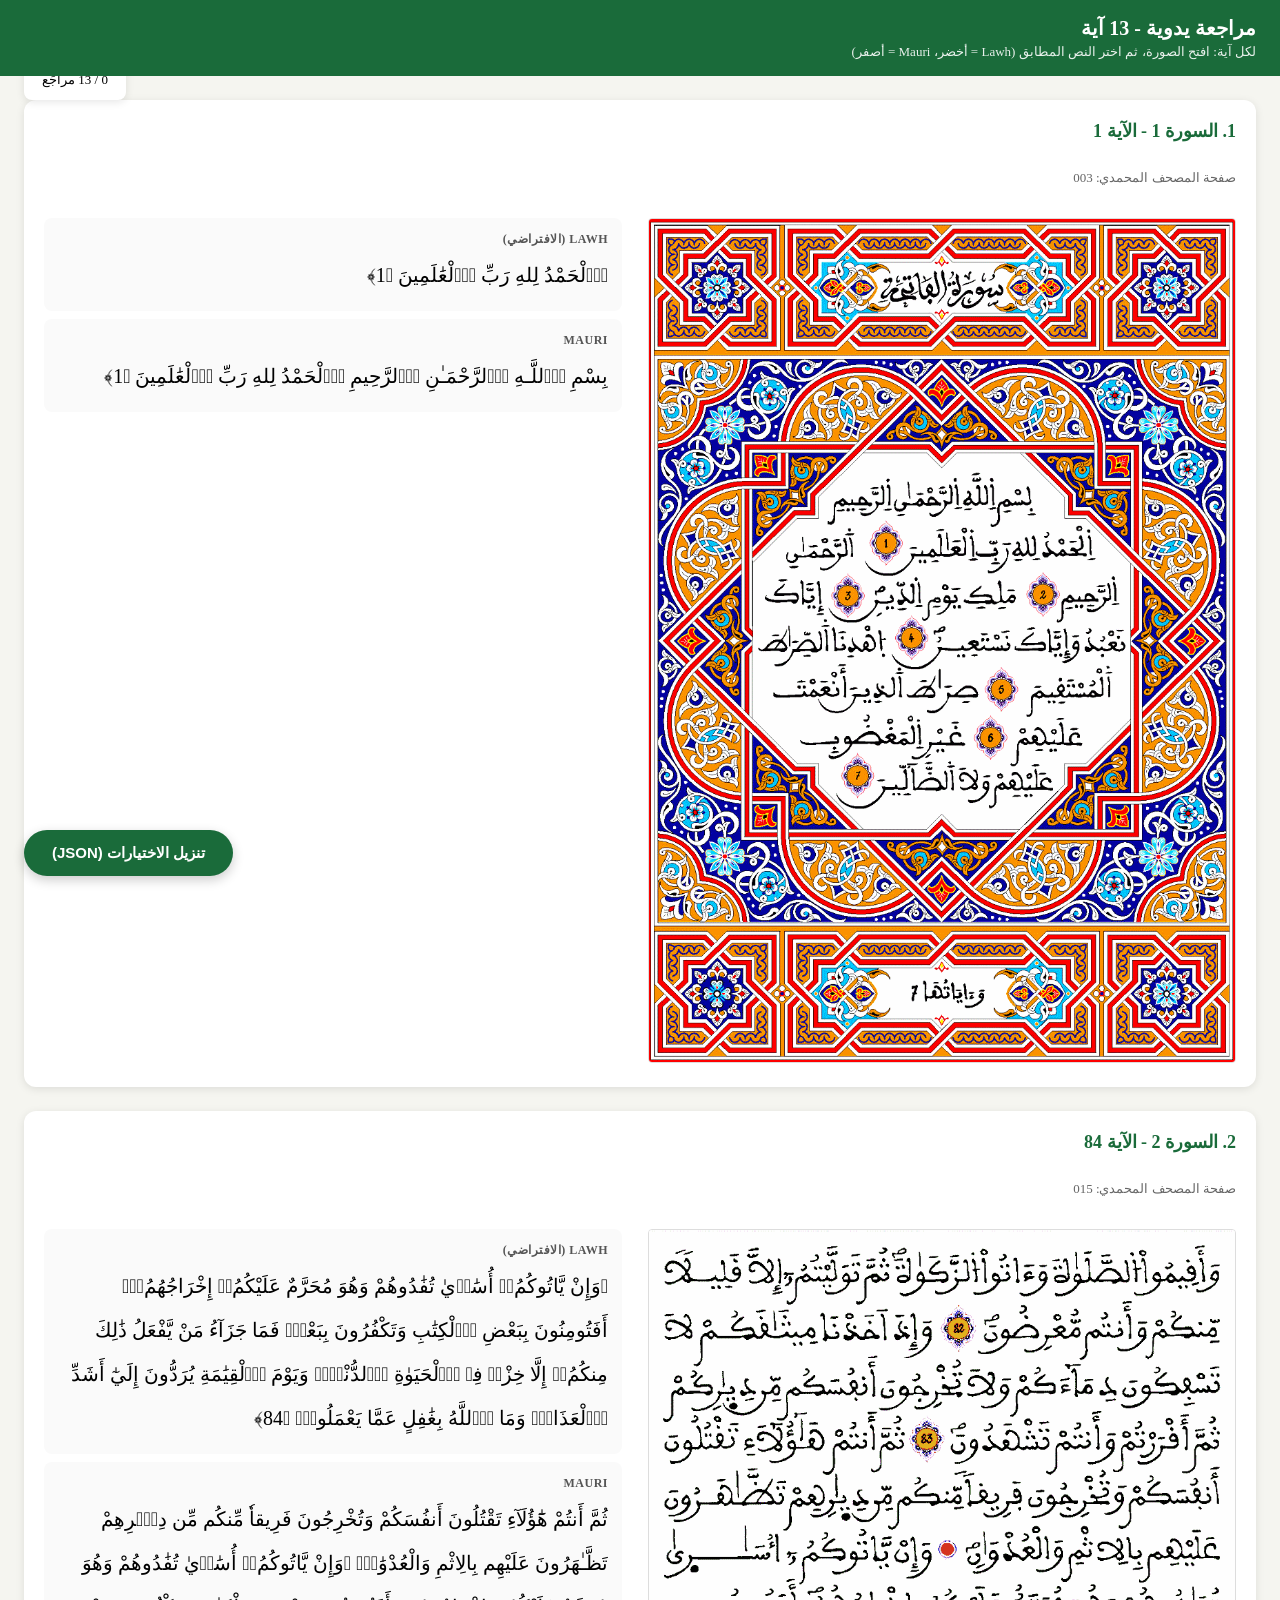
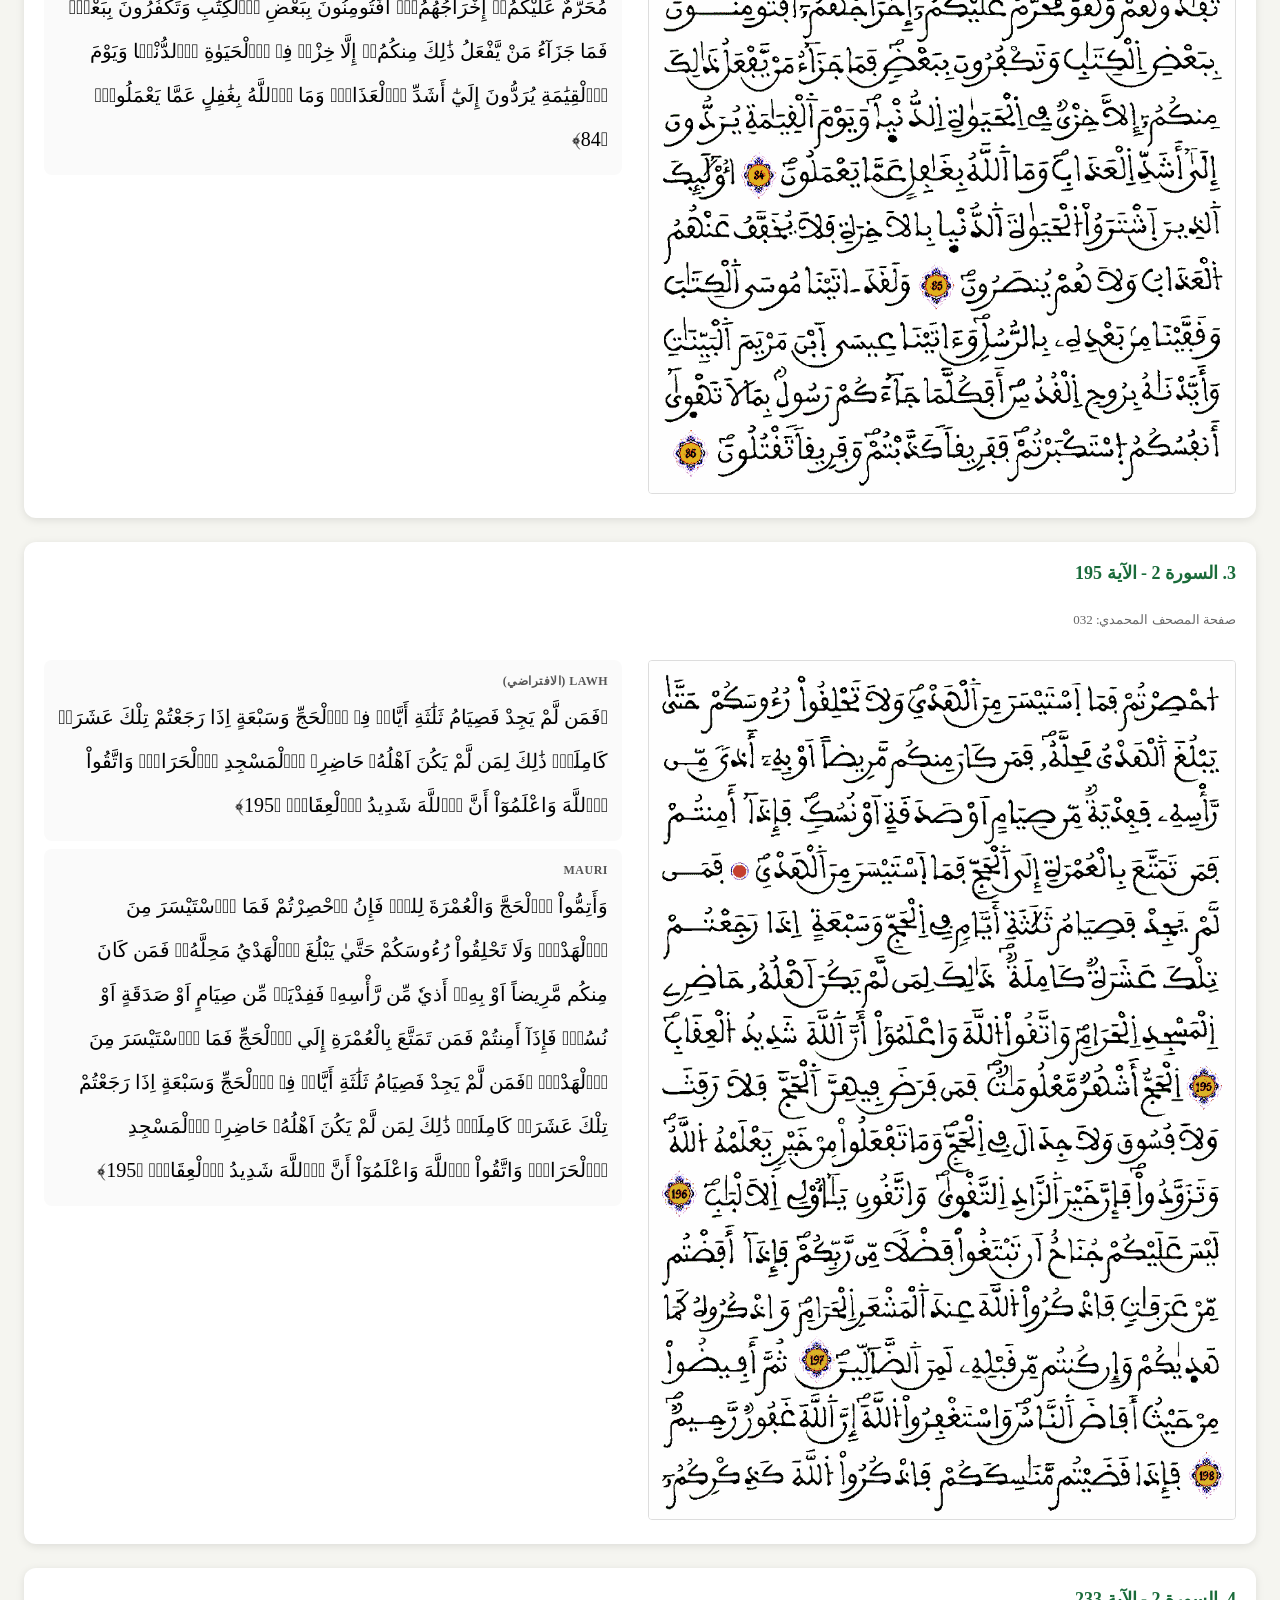
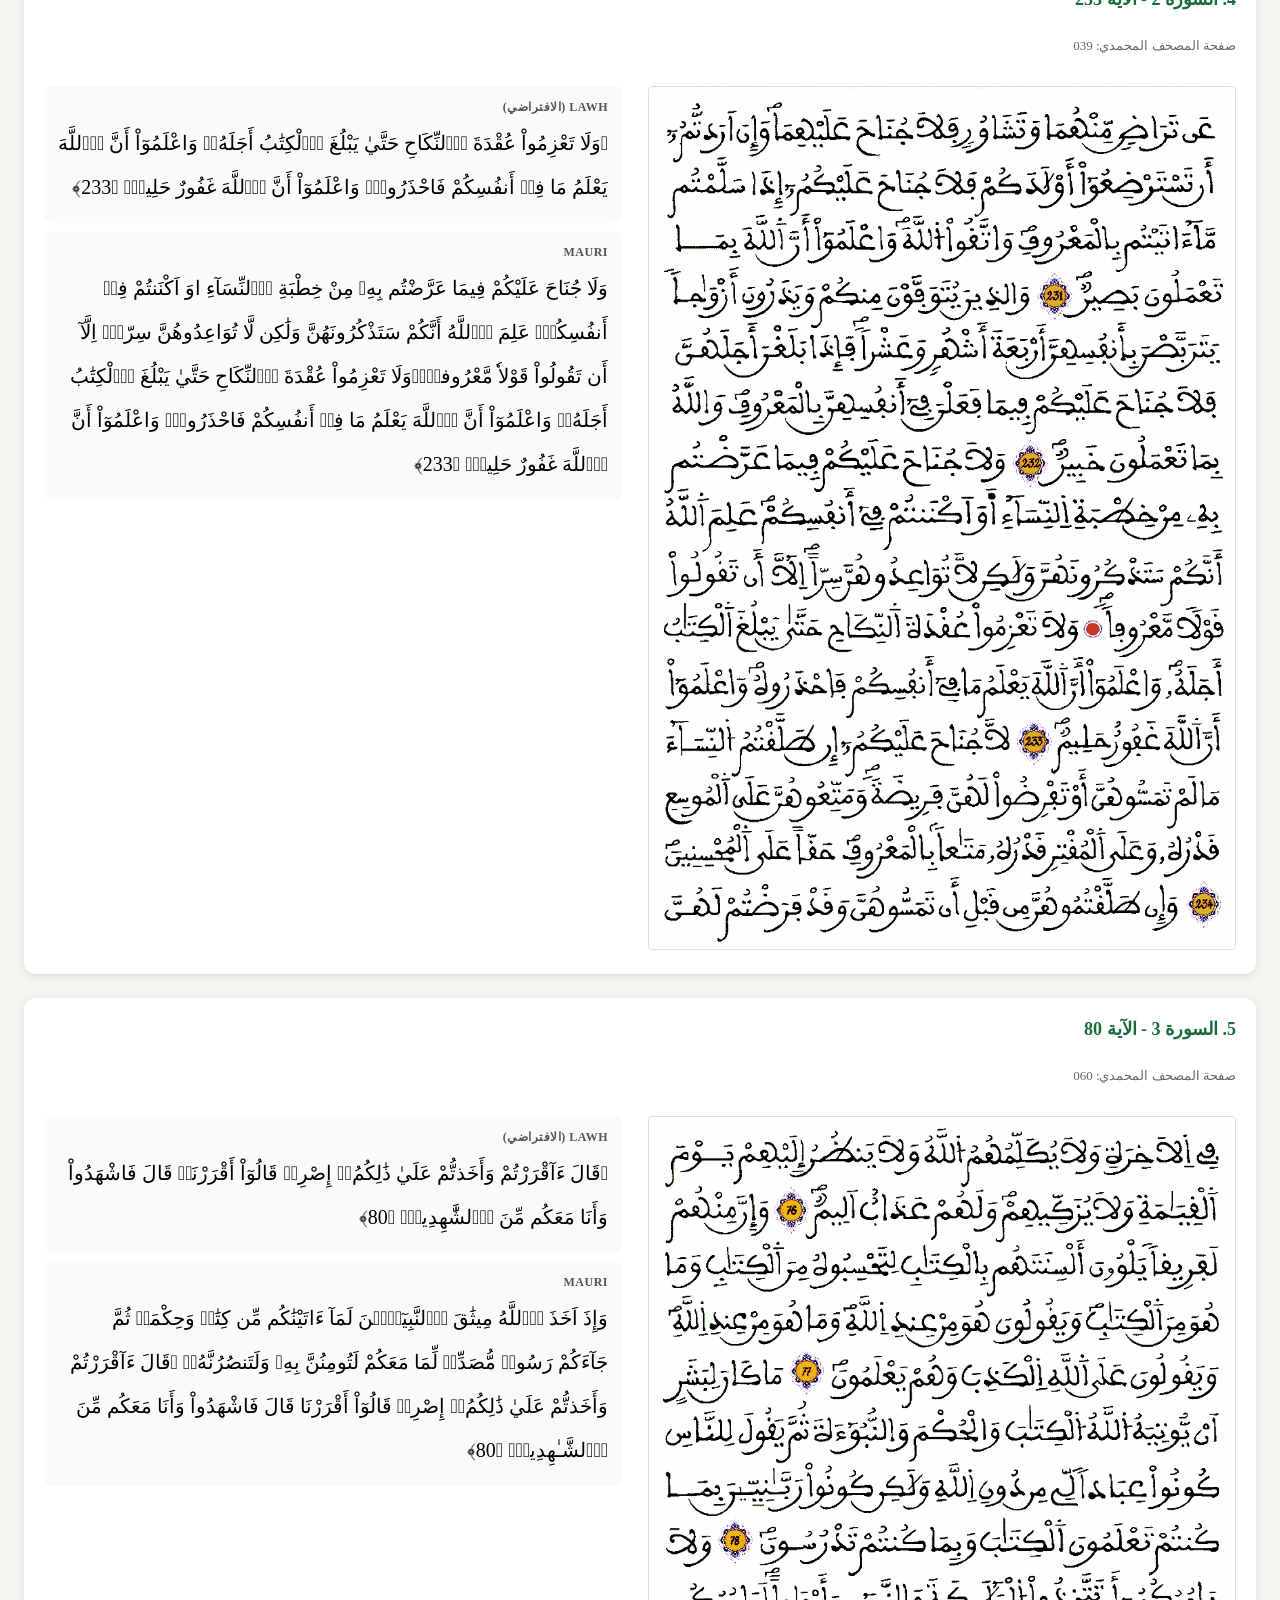
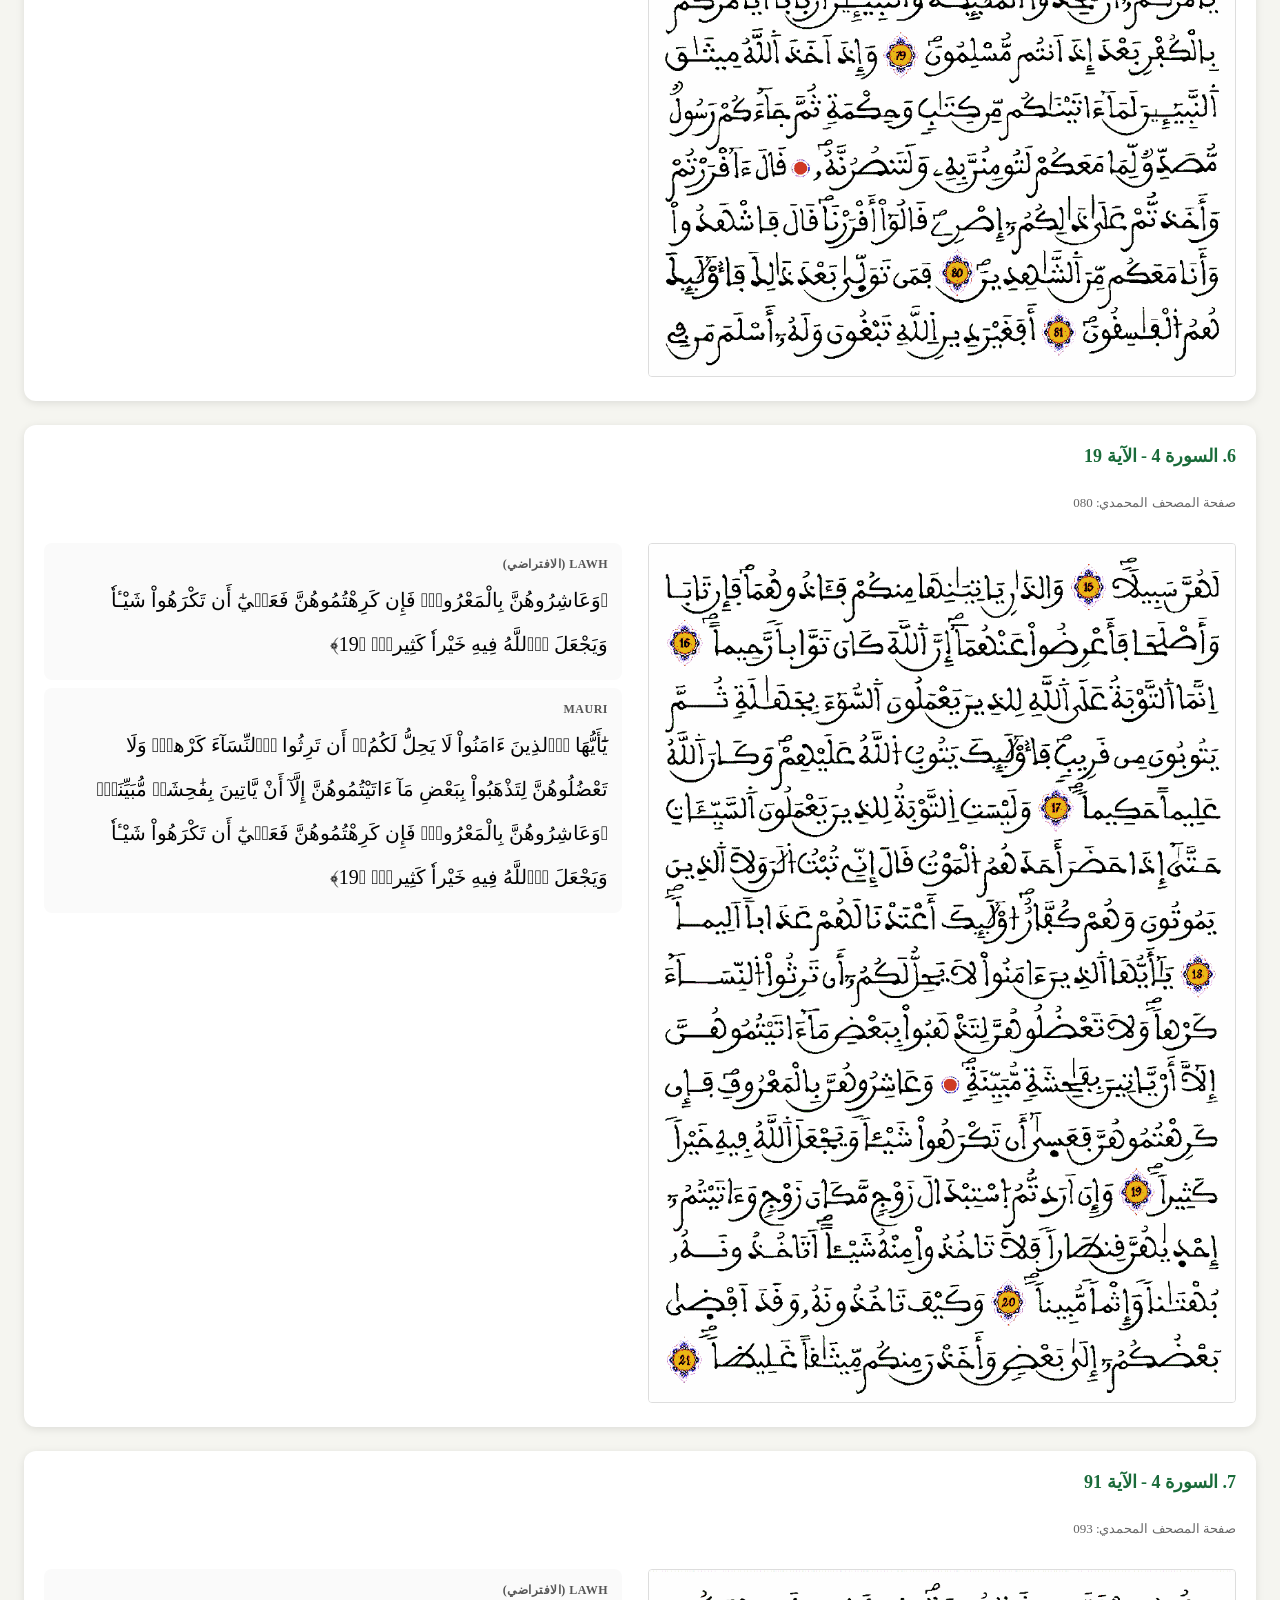
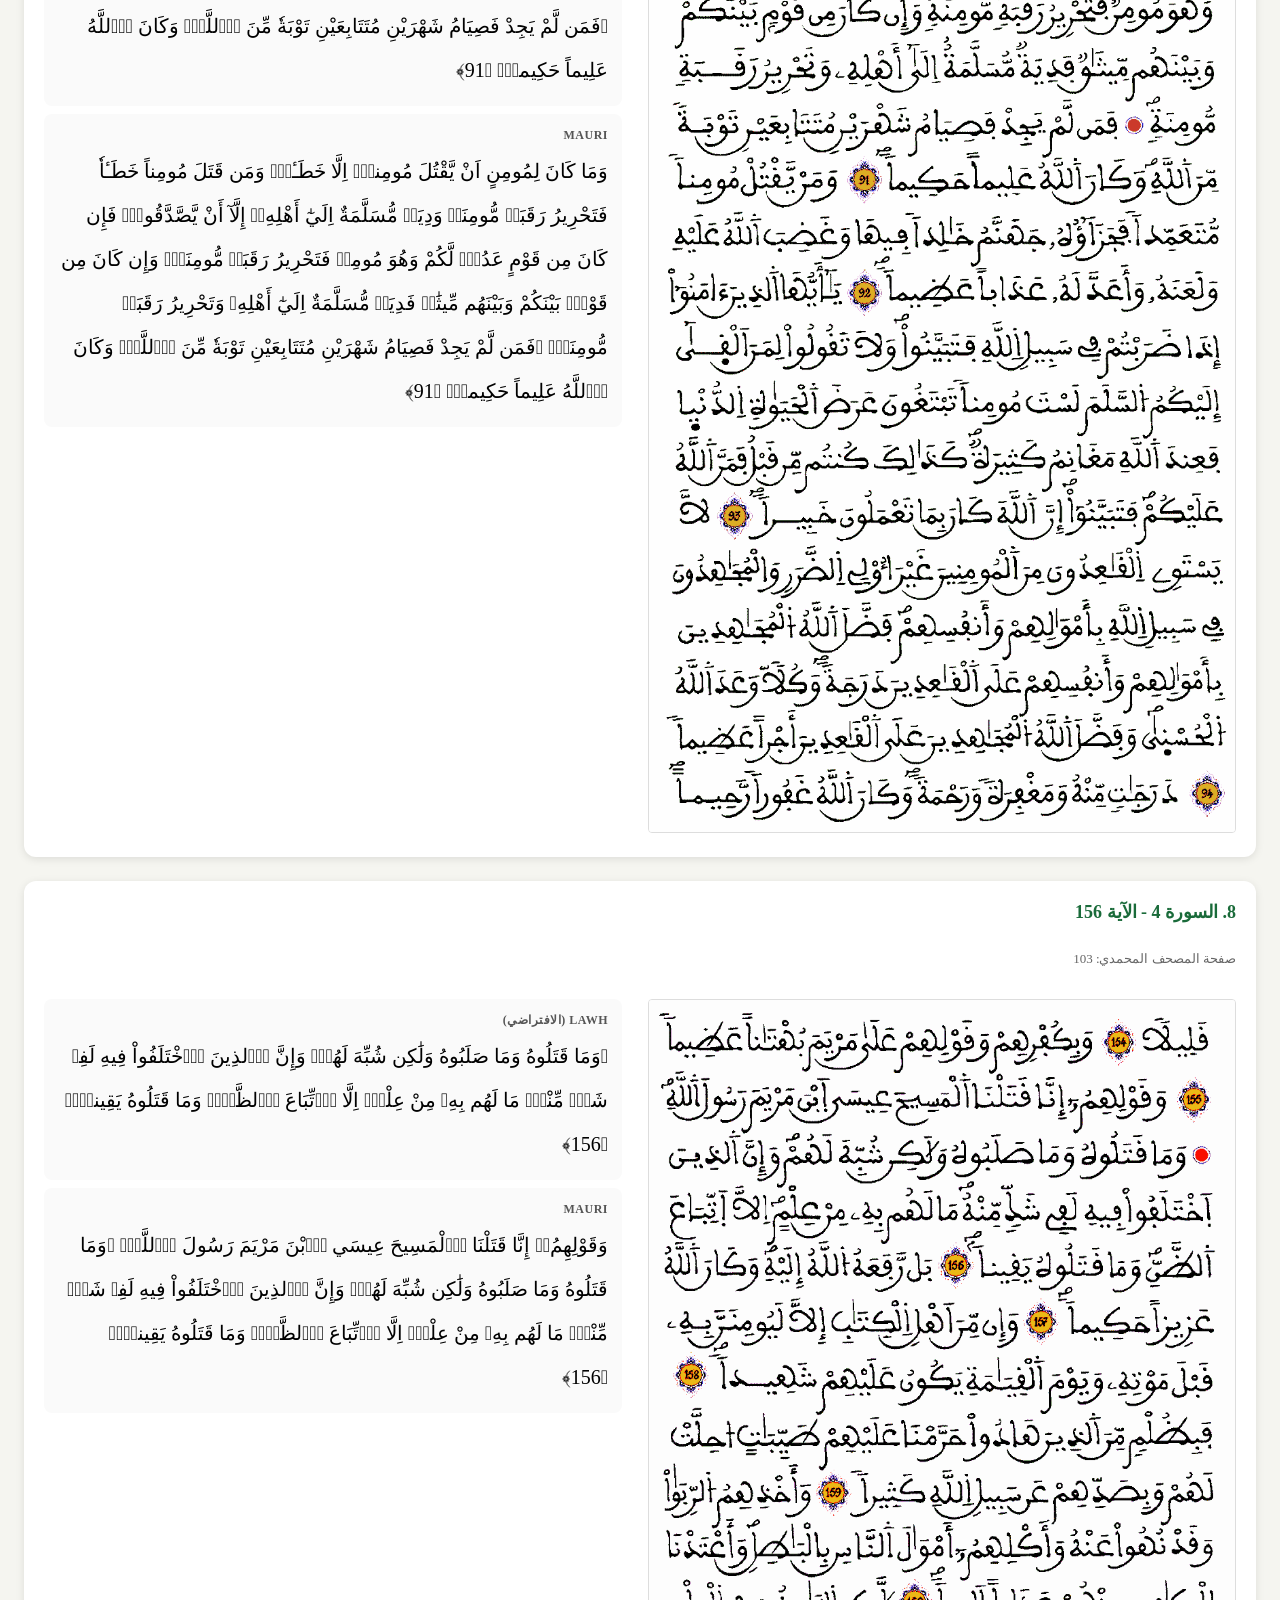
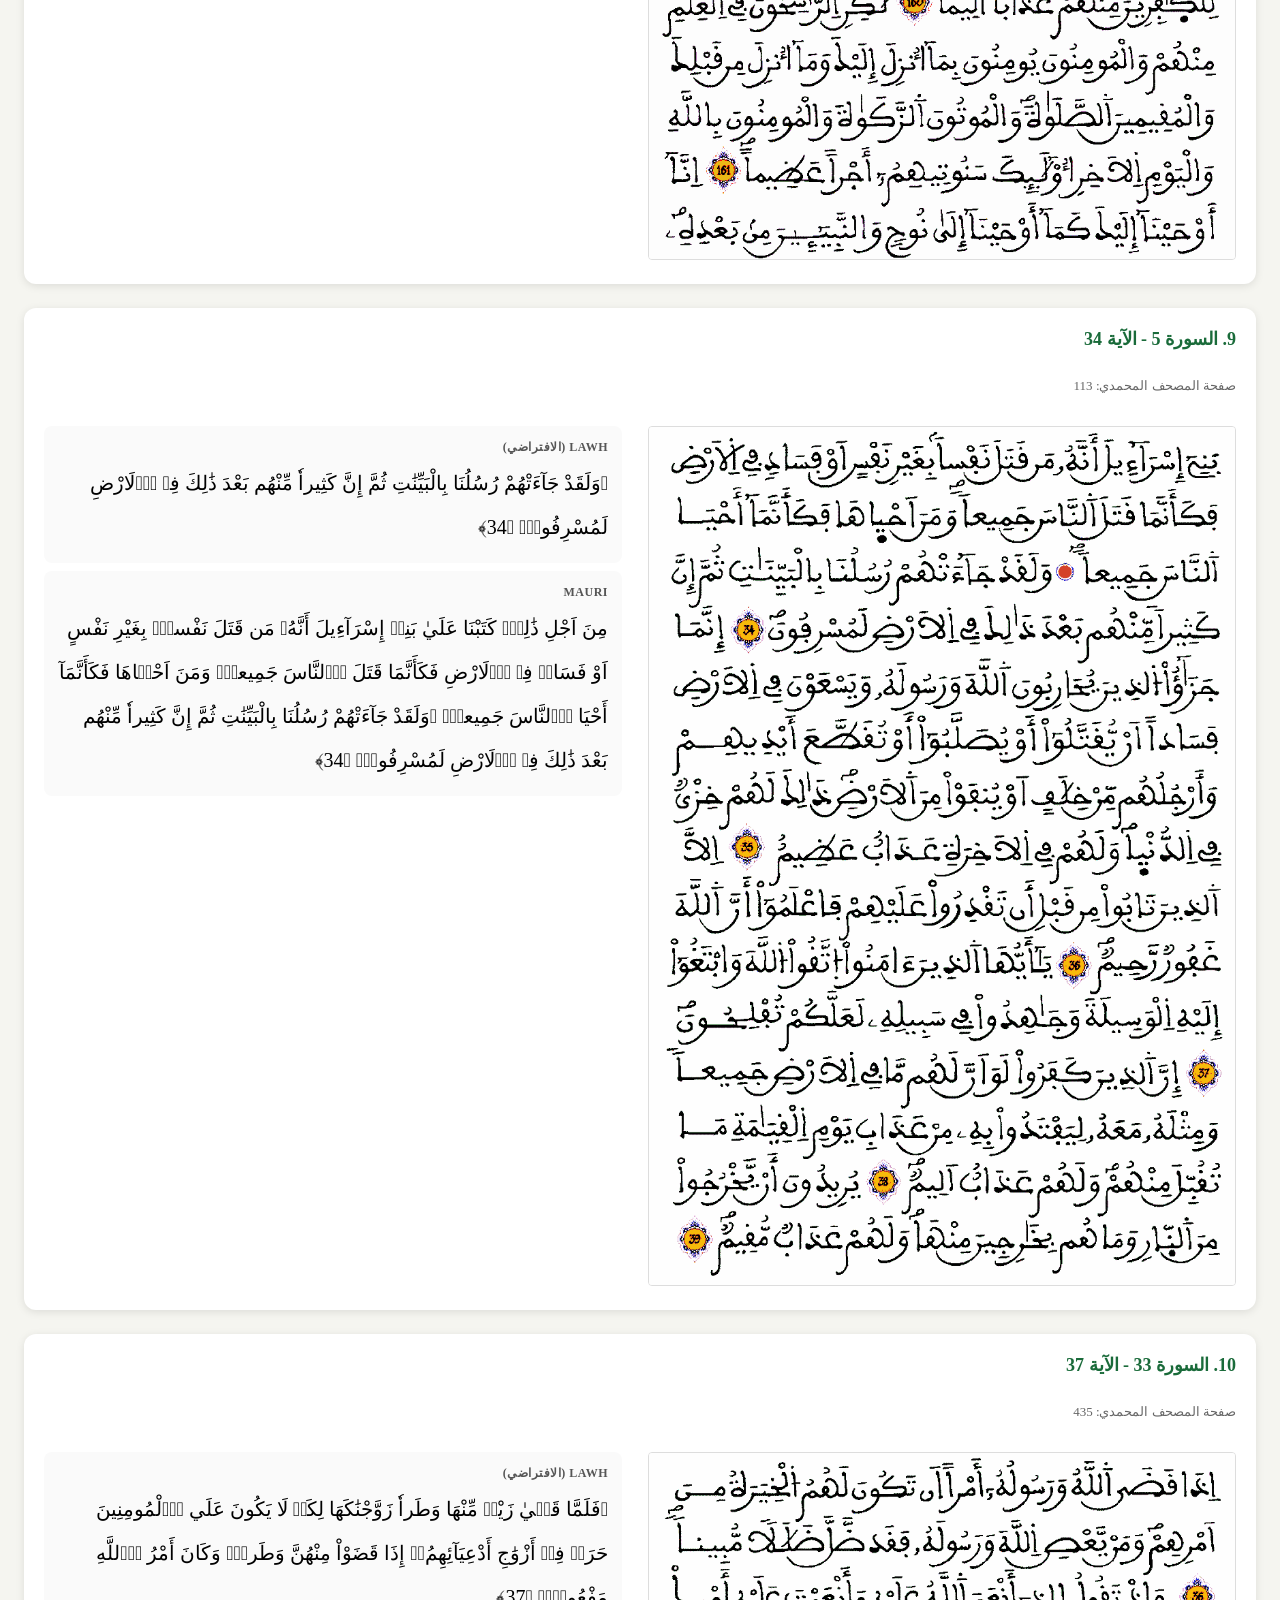
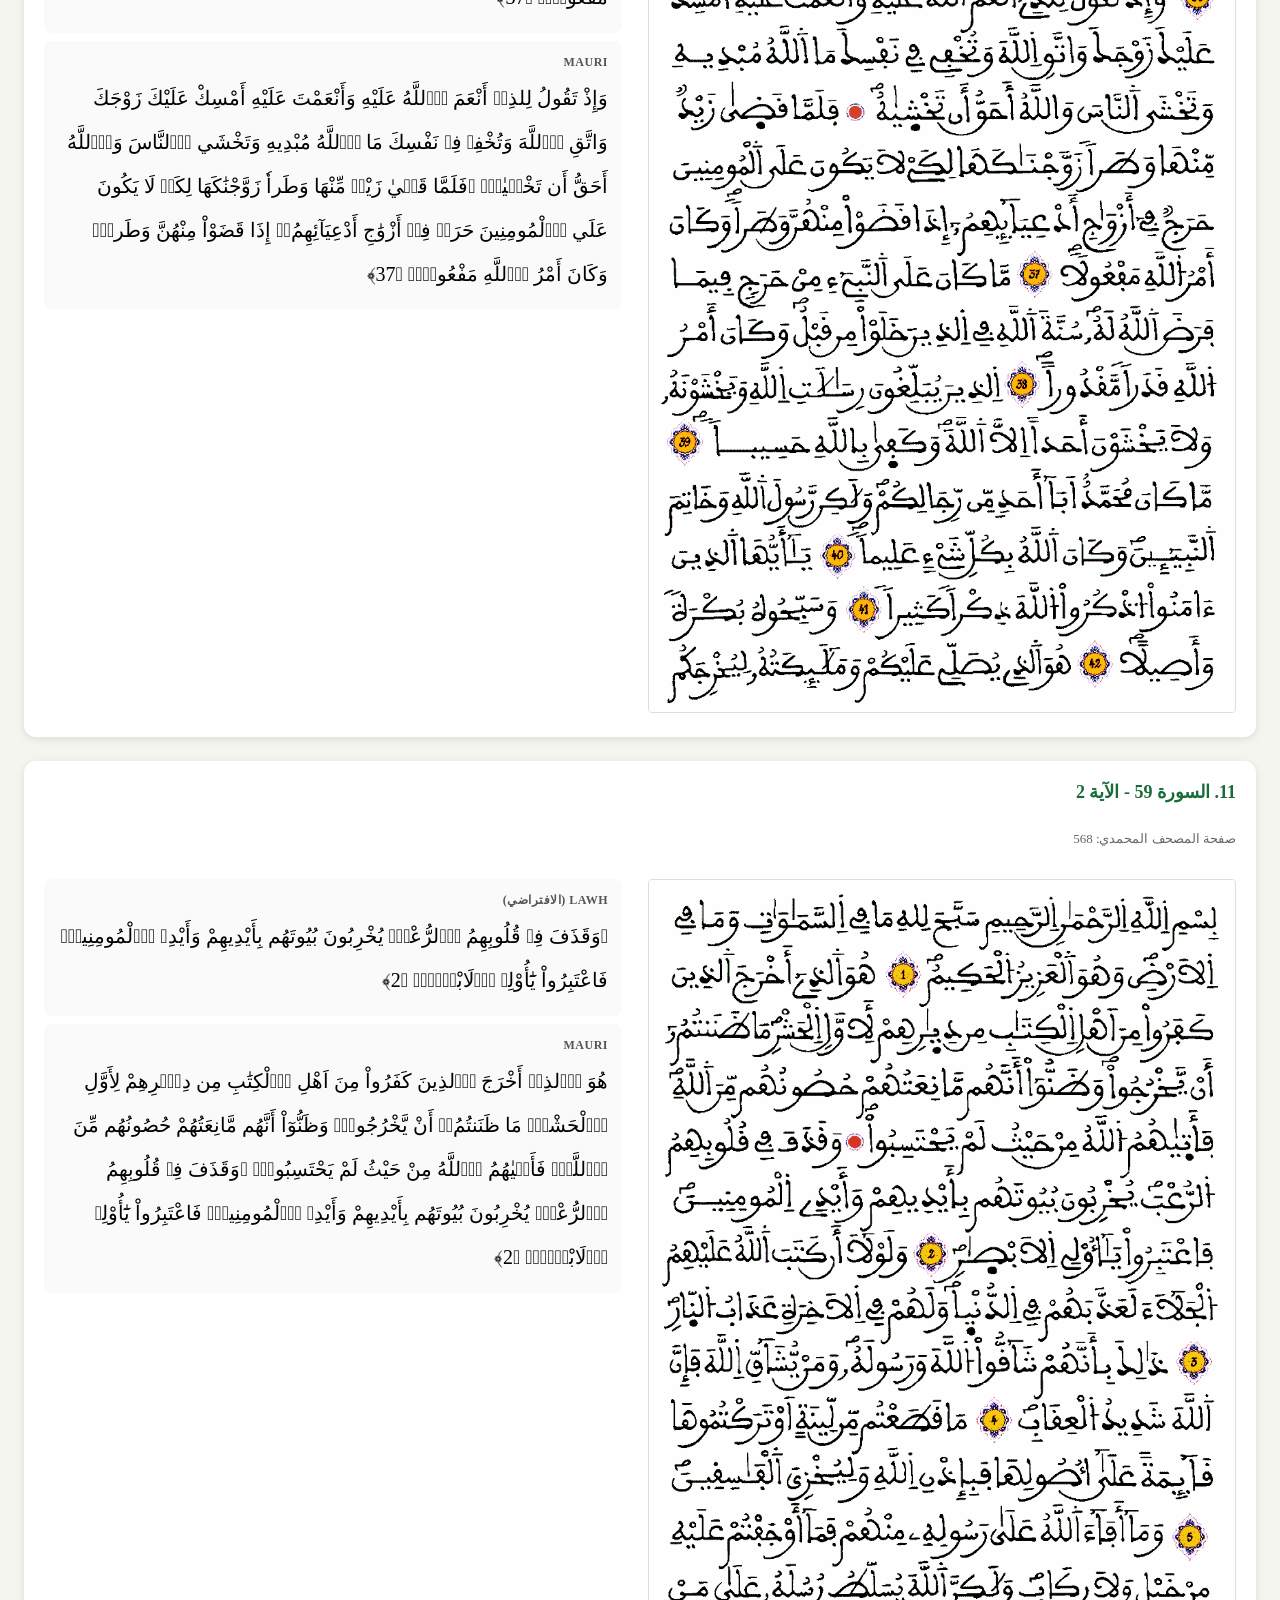
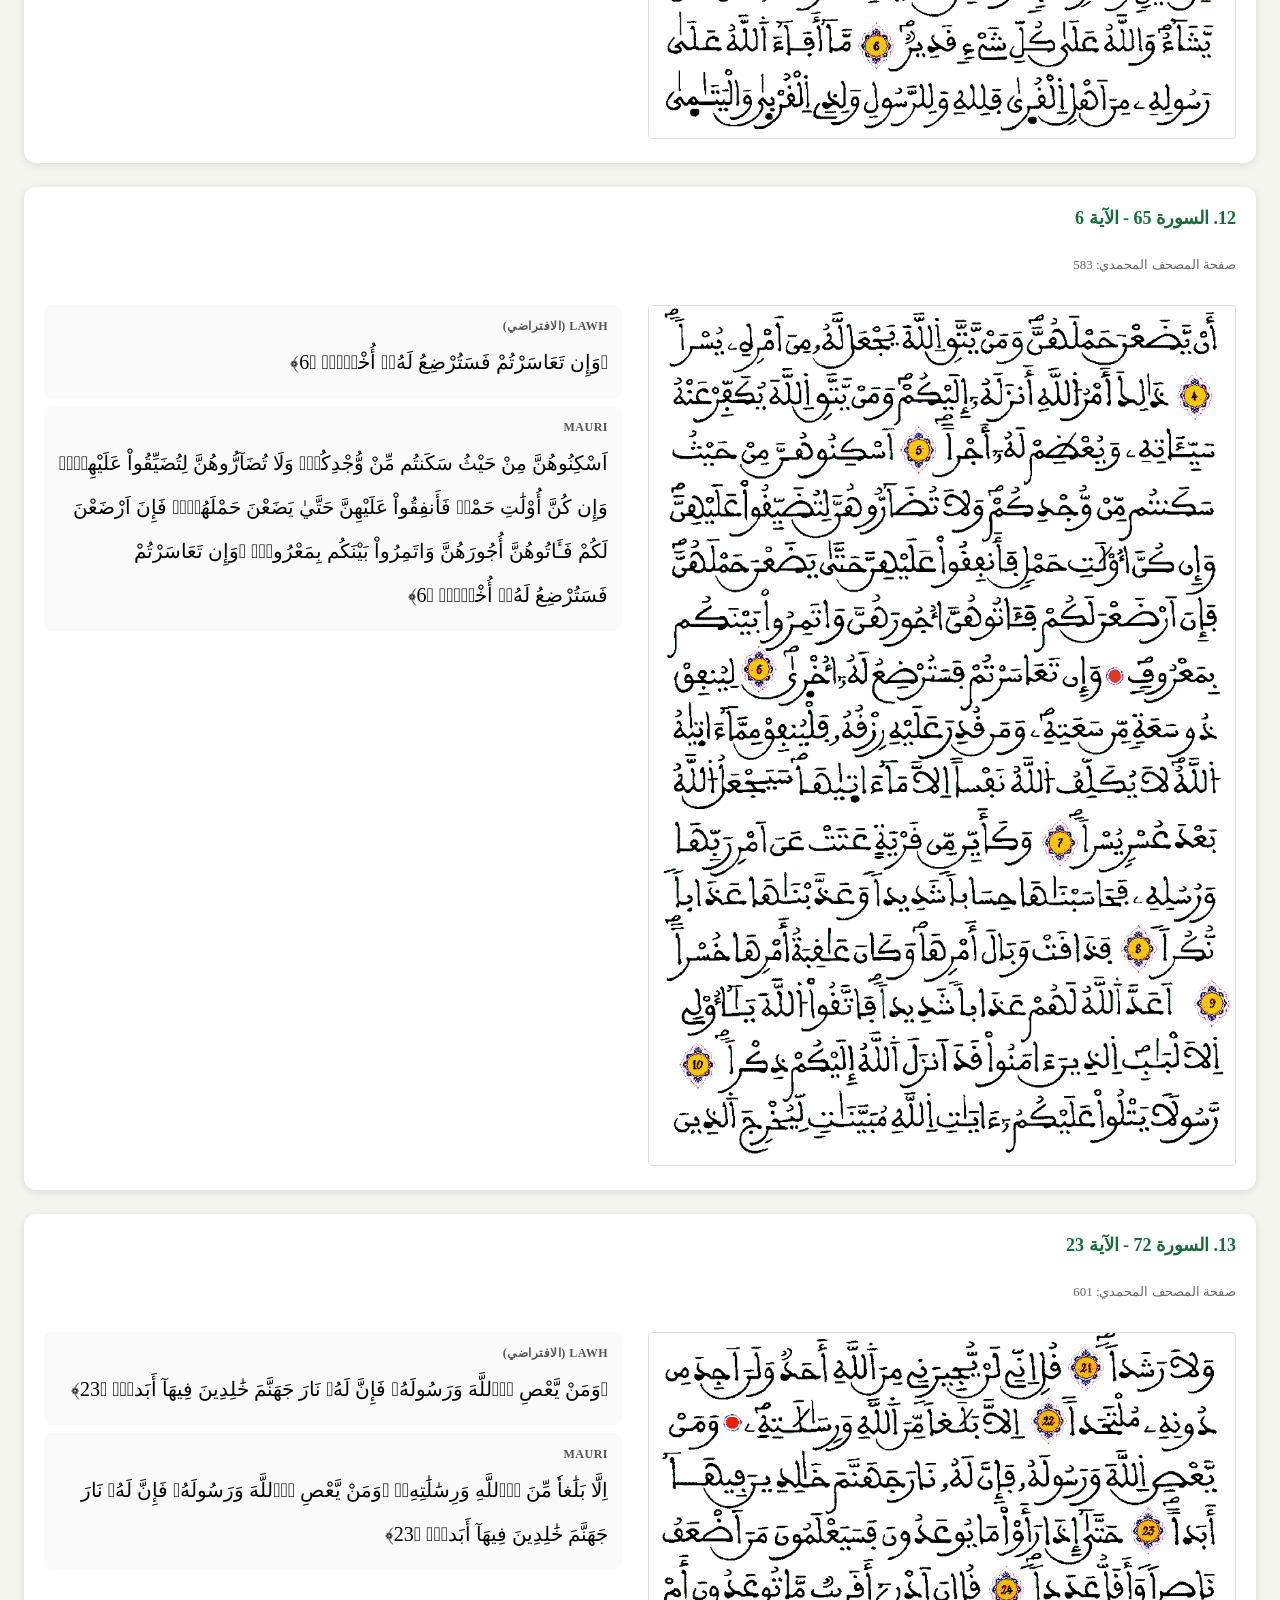
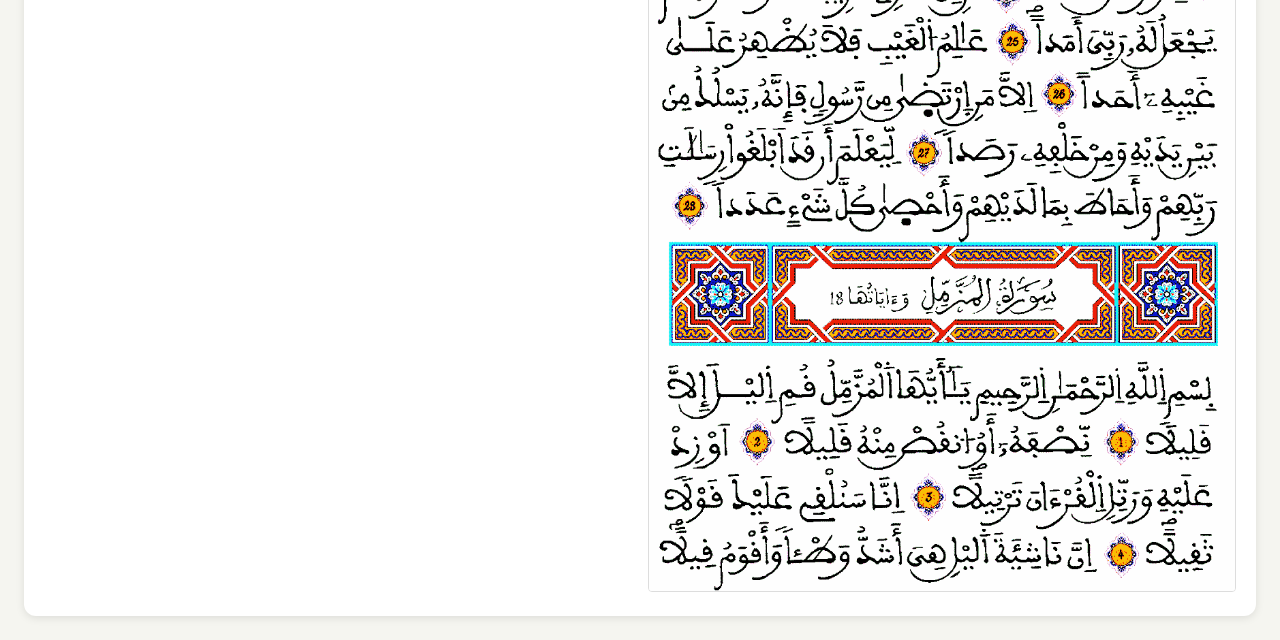
<file: data/review.html>
<!DOCTYPE html>
<html dir="rtl" lang="ar">
<head>
<meta charset="utf-8">
<title>Manual Review - 13 verses</title>
<style>
  body { font-family: 'Amiri Quran', 'Traditional Arabic', serif; margin: 0; background: #f5f5f0; }
  header { background: #1a6b3a; color: white; padding: 16px 24px; position: sticky; top: 0; z-index: 10; }
  header h1 { margin: 0; font-size: 20px; }
  header p { margin: 4px 0 0; font-size: 13px; opacity: 0.9; }
  .card {
    margin: 24px; background: white; border-radius: 12px; box-shadow: 0 2px 8px rgba(0,0,0,0.1);
    padding: 20px; display: grid; grid-template-columns: 1fr 1fr; gap: 20px;
  }
  .card h2 { grid-column: 1/-1; margin: 0 0 8px; color: #1a6b3a; font-size: 18px; }
  .card .meta { grid-column: 1/-1; font-size: 13px; color: #666; margin-bottom: 12px; }
  .img-pane img { max-width: 100%; border: 1px solid #ddd; border-radius: 4px; }
  .text-pane { padding-right: 8px; }
  .choice {
    padding: 12px; margin-bottom: 8px; border: 2px solid transparent; border-radius: 8px;
    background: #fafafa; cursor: pointer; transition: all 0.15s;
  }
  .choice:hover { background: #f0f0eb; }
  .choice.picked-lawh { border-color: #1a6b3a; background: #e8f5ec; }
  .choice.picked-mauri { border-color: #d4a017; background: #fdf5e0; }
  .choice-label { font-size: 12px; font-weight: bold; color: #555; margin-bottom: 6px; text-transform: uppercase; letter-spacing: 0.5px; }
  .choice-text { font-size: 20px; line-height: 2.2; }
  .save-btn {
    position: fixed; bottom: 24px; left: 24px; padding: 14px 28px;
    background: #1a6b3a; color: white; border: none; border-radius: 28px;
    font-size: 15px; font-weight: bold; cursor: pointer; box-shadow: 0 4px 12px rgba(0,0,0,0.2);
  }
  .progress {
    position: fixed; top: 60px; left: 24px; background: white; padding: 12px 18px;
    border-radius: 8px; box-shadow: 0 2px 8px rgba(0,0,0,0.1); font-size: 13px;
  }
</style>
</head>
<body>
<header>
  <h1>مراجعة يدوية - 13 آية</h1>
  <p>لكل آية: افتح الصورة، ثم اختر النص المطابق (Lawh = أخضر، Mauri = أصفر)</p>
</header>
<div class="progress">
  <span id="count">0</span> / 13 مراجَع
</div>

<div class="card" data-idx="0" data-sura="1" data-aya="1">
  <h2>1. السورة 1 - الآية 1</h2>
  <div class="meta">صفحة المصحف المحمدي: 003</div>
  <div class="img-pane">
    <img src="../raw/muhammadi-pages/page003.png" alt="page 3">
  </div>
  <div class="text-pane">
    <div class="choice" onclick="pick(0, 'lawh', this)">
      <div class="choice-label">Lawh (الافتراضي)</div>
      <div class="choice-text">اِ۬لْحَمْدُ لِلهِ رَبِّ اِ۬لْعَٰلَمِينَ ﴿1﴾</div>
    </div>
    <div class="choice" onclick="pick(0, 'mauri', this)">
      <div class="choice-label">Mauri</div>
      <div class="choice-text">بِسْمِ اِ۬للَّـهِ اِ۬لرَّحْمَـٰنِ اِ۬لرَّحِيمِ اِ۬لْحَمْدُ لِلهِ رَبِّ اِ۬لْعَٰلَمِينَ ﴿1﴾</div>
    </div>
  </div>
</div>

<div class="card" data-idx="1" data-sura="2" data-aya="84">
  <h2>2. السورة 2 - الآية 84</h2>
  <div class="meta">صفحة المصحف المحمدي: 015</div>
  <div class="img-pane">
    <img src="../raw/muhammadi-pages/page015.png" alt="page 15">
  </div>
  <div class="text-pane">
    <div class="choice" onclick="pick(1, 'lawh', this)">
      <div class="choice-label">Lawh (الافتراضي)</div>
      <div class="choice-text">۞وَإِنْ يَّاتُوكُمُۥٓ أُسَٰر۪يٰ تُفَٰدُوهُمْ وَهُوَ مُحَرَّمٌ عَلَيْكُمُۥٓ إِخْرَاجُهُمُۥٓۖ أَفَتُومِنُونَ بِبَعْضِ اِ۬لْكِتَٰبِ وَتَكْفُرُونَ بِبَعْضٖۖ فَمَا جَزَآءُ مَنْ يَّفْعَلُ ذَٰلِكَ مِنكُمُۥٓ إِلَّا خِزْيٞ فِے اِ۬لْحَيَوٰةِ اِ۬لدُّنْي۪اۖ وَيَوْمَ اَ۬لْقِيَٰمَةِ يُرَدُّونَ إِلَيٰٓ أَشَدِّ اِ۬لْعَذَابِۖ وَمَا اَ۬للَّهُ بِغَٰفِلٍ عَمَّا يَعْمَلُونَۖ ﴿84﴾</div>
    </div>
    <div class="choice" onclick="pick(1, 'mauri', this)">
      <div class="choice-label">Mauri</div>
      <div class="choice-text">ثُمَّ أَنتُمْ هَٰٓؤُلَآءِ تَقْتُلُونَ أَنفُسَكُمْ وَتُخْرِجُونَ فَرِيقاٗ مِّنكُم مِّن دِيٰ۪رِهِمْ تَظَّـٰهَرُونَ عَلَيْهِم بِالِاثْمِ وَالْعُدْوَٰنِۖ ۞وَإِنْ يَّاتُوكُمُۥٓ أُسَٰر۪يٰ تُفَٰدُوهُمْ وَهُوَ مُحَرَّمٌ عَلَيْكُمُۥٓ إِخْرَاجُهُمُۥٓۖ أَفَتُومِنُونَ بِبَعْضِ اِ۬لْكِتَٰبِ وَتَكْفُرُونَ بِبَعْضٖۖ فَمَا جَزَآءُ مَنْ يَّفْعَلُ ذَٰلِكَ مِنكُمُۥٓ إِلَّا خِزْيٞ فِے اِ۬لْحَيَوٰةِ اِ۬لدُّنْي۪ا وَيَوْمَ اَ۬لْقِيَٰمَةِ يُرَدُّونَ إِلَيٰٓ أَشَدِّ اِ۬لْعَذَابِۖ وَمَا اَ۬للَّهُ بِغَٰفِلٍ عَمَّا يَعْمَلُونَۖ ﴿84﴾</div>
    </div>
  </div>
</div>

<div class="card" data-idx="2" data-sura="2" data-aya="195">
  <h2>3. السورة 2 - الآية 195</h2>
  <div class="meta">صفحة المصحف المحمدي: 032</div>
  <div class="img-pane">
    <img src="../raw/muhammadi-pages/page032.png" alt="page 32">
  </div>
  <div class="text-pane">
    <div class="choice" onclick="pick(2, 'lawh', this)">
      <div class="choice-label">Lawh (الافتراضي)</div>
      <div class="choice-text">۞فَمَن لَّمْ يَجِدْ فَصِيَامُ ثَلَٰثَةِ أَيَّامٖ فِے اِ۬لْحَجِّ وَسَبْعَةٍ اِذَا رَجَعْتُمْ تِلْكَ عَشَرَةٞ كَامِلَةٞۖ ذَٰلِكَ لِمَن لَّمْ يَكُنَ اَهْلُهُۥ حَاضِرِے اِ۬لْمَسْجِدِ اِ۬لْحَرَامِۖ وَاتَّقُواْ اُ۬للَّهَ وَاعْلَمُوٓاْ أَنَّ اَ۬للَّهَ شَدِيدُ اُ۬لْعِقَابِۖ ﴿195﴾</div>
    </div>
    <div class="choice" onclick="pick(2, 'mauri', this)">
      <div class="choice-label">Mauri</div>
      <div class="choice-text">وَأَتِمُّواْ اُ۬لْحَجَّ وَالْعُمْرَةَ لِلهِۖ فَإِنُ ا۟حْصِرْتُمْ فَمَا اَ۪سْتَيْسَرَ مِنَ اَ۬لْهَدْيِۖ وَلَا تَحْلِقُواْ رُءُوسَكُمْ حَتَّيٰ يَبْلُغَ اَ۬لْهَدْيُ مَحِلَّهُۥۖ فَمَن كَانَ مِنكُم مَّرِيضاً اَوْ بِهِۦٓ أَذيٗ مِّن رَّأْسِهِۦ فَفِدْيَةٞ مِّن صِيَامٍ اَوْ صَدَقَةٍ اَوْ نُسُكٖۖ فَإِذَآ أَمِنتُمْ فَمَن تَمَتَّعَ بِالْعُمْرَةِ إِلَي اَ۬لْحَجِّ فَمَا اَ۪سْتَيْسَرَ مِنَ اَ۬لْهَدْيِۖ ۞فَمَن لَّمْ يَجِدْ فَصِيَامُ ثَلَٰثَةِ أَيَّامٖ فِے اِ۬لْحَجِّ وَسَبْعَةٍ اِذَا رَجَعْتُمْ تِلْكَ عَشَرَةٞ كَامِلَةٞۖ ذَٰلِكَ لِمَن لَّمْ يَكُنَ اَهْلُهُۥ حَاضِرِے اِ۬لْمَسْجِدِ اِ۬لْحَرَامِۖ وَاتَّقُواْ اُ۬للَّهَ وَاعْلَمُوٓاْ أَنَّ اَ۬للَّهَ شَدِيدُ اُ۬لْعِقَابِۖ ﴿195﴾</div>
    </div>
  </div>
</div>

<div class="card" data-idx="3" data-sura="2" data-aya="233">
  <h2>4. السورة 2 - الآية 233</h2>
  <div class="meta">صفحة المصحف المحمدي: 039</div>
  <div class="img-pane">
    <img src="../raw/muhammadi-pages/page039.png" alt="page 39">
  </div>
  <div class="text-pane">
    <div class="choice" onclick="pick(3, 'lawh', this)">
      <div class="choice-label">Lawh (الافتراضي)</div>
      <div class="choice-text">۞وَلَا تَعْزِمُواْ عُقْدَةَ اَ۬لنِّكَاحِ حَتَّيٰ يَبْلُغَ اَ۬لْكِتَٰبُ أَجَلَهُۥۖ وَاعْلَمُوٓاْ أَنَّ اَ۬للَّهَ يَعْلَمُ مَا فِےٓ أَنفُسِكُمْ فَاحْذَرُوهُۖ وَاعْلَمُوٓاْ أَنَّ اَ۬للَّهَ غَفُورٌ حَلِيمٞۖ ﴿233﴾</div>
    </div>
    <div class="choice" onclick="pick(3, 'mauri', this)">
      <div class="choice-label">Mauri</div>
      <div class="choice-text">وَلَا جُنَاحَ عَلَيْكُمْ فِيمَا عَرَّضْتُم بِهِۦ مِنْ خِطْبَةِ اِ۬لنِّسَآءِ اوَ اَكْنَنتُمْ فِےٓ أَنفُسِكُمْۖ عَلِمَ اَ۬للَّهُ أَنَّكُمْ سَتَذْكُرُونَهُنَّ وَلَٰكِن لَّا تُوَاعِدُوهُنَّ سِرّاًۖ اِلَّآ أَن تَقُولُواْ قَوْلاٗ مَّعْرُوفاٗۖ۞وَلَا تَعْزِمُواْ عُقْدَةَ اَ۬لنِّكَاحِ حَتَّيٰ يَبْلُغَ اَ۬لْكِتَٰبُ أَجَلَهُۥۖ وَاعْلَمُوٓاْ أَنَّ اَ۬للَّهَ يَعْلَمُ مَا فِےٓ أَنفُسِكُمْ فَاحْذَرُوهُۖ وَاعْلَمُوٓاْ أَنَّ اَ۬للَّهَ غَفُورٌ حَلِيمٞۖ ﴿233﴾</div>
    </div>
  </div>
</div>

<div class="card" data-idx="4" data-sura="3" data-aya="80">
  <h2>5. السورة 3 - الآية 80</h2>
  <div class="meta">صفحة المصحف المحمدي: 060</div>
  <div class="img-pane">
    <img src="../raw/muhammadi-pages/page060.png" alt="page 60">
  </div>
  <div class="text-pane">
    <div class="choice" onclick="pick(4, 'lawh', this)">
      <div class="choice-label">Lawh (الافتراضي)</div>
      <div class="choice-text">۞قَالَ ءَآقْرَرْتُمْ وَأَخَذتُّمْ عَلَيٰ ذَٰلِكُمُۥٓ إِصْرِےۖ قَالُوٓاْ أَقْرَرْنَاۖ قَالَ فَاشْهَدُواْ وَأَنَا مَعَكُم مِّنَ اَ۬لشَّٰهِدِينَۖ ﴿80﴾</div>
    </div>
    <div class="choice" onclick="pick(4, 'mauri', this)">
      <div class="choice-label">Mauri</div>
      <div class="choice-text">وَإِذَ اَخَذَ اَ۬للَّهُ مِيثَٰقَ اَ۬لنَّبِيٓـِٕۧنَ لَمَآ ءَاتَيْنَٰكُم مِّن كِتَٰبٖ وَحِكْمَةٖ ثُمَّ جَآءَكُمْ رَسُولٞ مُّصَدِّقٞ لِّمَا مَعَكُمْ لَتُومِنُنَّ بِهِۦ وَلَتَنصُرُنَّهُۥۖ ۞قَالَ ءَآقْرَرْتُمْ وَأَخَذتُّمْ عَلَيٰ ذَٰلِكُمُۥٓ إِصْرِےۖ قَالُوٓاْ أَقْرَرْنَا قَالَ فَاشْهَدُواْ وَأَنَا مَعَكُم مِّنَ اَ۬لشَّـٰهِدِينَۖ ﴿80﴾</div>
    </div>
  </div>
</div>

<div class="card" data-idx="5" data-sura="4" data-aya="19">
  <h2>6. السورة 4 - الآية 19</h2>
  <div class="meta">صفحة المصحف المحمدي: 080</div>
  <div class="img-pane">
    <img src="../raw/muhammadi-pages/page080.png" alt="page 80">
  </div>
  <div class="text-pane">
    <div class="choice" onclick="pick(5, 'lawh', this)">
      <div class="choice-label">Lawh (الافتراضي)</div>
      <div class="choice-text">۞وَعَاشِرُوهُنَّ بِالْمَعْرُوفِۖ فَإِن كَرِهْتُمُوهُنَّ فَعَس۪يٰٓ أَن تَكْرَهُواْ شَيْـٔاٗ وَيَجْعَلَ اَ۬للَّهُ فِيهِ خَيْراٗ كَثِيراٗۖ ﴿19﴾</div>
    </div>
    <div class="choice" onclick="pick(5, 'mauri', this)">
      <div class="choice-label">Mauri</div>
      <div class="choice-text">يَٰٓأَيُّهَا اَ۬لذِينَ ءَامَنُواْ لَا يَحِلُّ لَكُمُۥٓ أَن تَرِثُوا اُ۬لنِّسَآءَ كَرْهاٗۖ وَلَا تَعْضُلُوهُنَّ لِتَذْهَبُواْ بِبَعْضِ مَآ ءَاتَيْتُمُوهُنَّ إِلَّآ أَنْ يَّاتِينَ بِفَٰحِشَةٖ مُّبَيِّنَةٖۖ ۞وَعَاشِرُوهُنَّ بِالْمَعْرُوفِۖ فَإِن كَرِهْتُمُوهُنَّ فَعَس۪يٰٓ أَن تَكْرَهُواْ شَيْـٔاٗ وَيَجْعَلَ اَ۬للَّهُ فِيهِ خَيْراٗ كَثِيراٗۖ ﴿19﴾</div>
    </div>
  </div>
</div>

<div class="card" data-idx="6" data-sura="4" data-aya="91">
  <h2>7. السورة 4 - الآية 91</h2>
  <div class="meta">صفحة المصحف المحمدي: 093</div>
  <div class="img-pane">
    <img src="../raw/muhammadi-pages/page093.png" alt="page 93">
  </div>
  <div class="text-pane">
    <div class="choice" onclick="pick(6, 'lawh', this)">
      <div class="choice-label">Lawh (الافتراضي)</div>
      <div class="choice-text">۞فَمَن لَّمْ يَجِدْ فَصِيَامُ شَهْرَيْنِ مُتَتَابِعَيْنِ تَوْبَةٗ مِّنَ اَ۬للَّهِۖ وَكَانَ اَ۬للَّهُ عَلِيماً حَكِيماٗۖ ﴿91﴾</div>
    </div>
    <div class="choice" onclick="pick(6, 'mauri', this)">
      <div class="choice-label">Mauri</div>
      <div class="choice-text">وَمَا كَانَ لِمُومِنٍ اَنْ يَّقْتُلَ مُومِناًۖ اِلَّا خَطَـٔاٗۖ وَمَن قَتَلَ مُومِناً خَطَـٔاٗ فَتَحْرِيرُ رَقَبَةٖ مُّومِنَةٖ وَدِيَةٞ مُّسَلَّمَةٌ اِلَيٰٓ أَهْلِهِۦٓ إِلَّآ أَنْ يَّصَّدَّقُواْۖ فَإِن كَانَ مِن قَوْمٍ عَدُوّٖ لَّكُمْ وَهُوَ مُومِنٞ فَتَحْرِيرُ رَقَبَةٖ مُّومِنَةٖۖ وَإِن كَانَ مِن قَوْمِۢ بَيْنَكُمْ وَبَيْنَهُم مِّيثَٰقٞ فَدِيَةٞ مُّسَلَّمَةٌ اِلَيٰٓ أَهْلِهِۦ وَتَحْرِيرُ رَقَبَةٖ مُّومِنَةٖۖ ۞فَمَن لَّمْ يَجِدْ فَصِيَامُ شَهْرَيْنِ مُتَتَابِعَيْنِ تَوْبَةٗ مِّنَ اَ۬للَّهِۖ وَكَانَ اَ۬للَّهُ عَلِيماً حَكِيماٗۖ ﴿91﴾</div>
    </div>
  </div>
</div>

<div class="card" data-idx="7" data-sura="4" data-aya="156">
  <h2>8. السورة 4 - الآية 156</h2>
  <div class="meta">صفحة المصحف المحمدي: 103</div>
  <div class="img-pane">
    <img src="../raw/muhammadi-pages/page103.png" alt="page 103">
  </div>
  <div class="text-pane">
    <div class="choice" onclick="pick(7, 'lawh', this)">
      <div class="choice-label">Lawh (الافتراضي)</div>
      <div class="choice-text">۞وَمَا قَتَلُوهُ وَمَا صَلَبُوهُ وَلَٰكِن شُبِّهَ لَهُمْۖ وَإِنَّ اَ۬لذِينَ اَ۪خْتَلَفُواْ فِيهِ لَفِے شَكّٖ مِّنْهُۖ مَا لَهُم بِهِۦ مِنْ عِلْمٍۖ اِلَّا اَ۪تِّبَاعَ اَ۬لظَّنِّۖ وَمَا قَتَلُوهُ يَقِيناَۢۖ ﴿156﴾</div>
    </div>
    <div class="choice" onclick="pick(7, 'mauri', this)">
      <div class="choice-label">Mauri</div>
      <div class="choice-text">وَقَوْلِهِمُۥٓ إِنَّا قَتَلْنَا اَ۬لْمَسِيحَ عِيسَي اَ۪بْنَ مَرْيَمَ رَسُولَ اَ۬للَّهِۖ ۞وَمَا قَتَلُوهُ وَمَا صَلَبُوهُ وَلَٰكِن شُبِّهَ لَهُمْۖ وَإِنَّ اَ۬لذِينَ اَ۪خْتَلَفُواْ فِيهِ لَفِے شَكّٖ مِّنْهُۖ مَا لَهُم بِهِۦ مِنْ عِلْمٍۖ اِلَّا اَ۪تِّبَاعَ اَ۬لظَّنِّۖ وَمَا قَتَلُوهُ يَقِيناَۢۖ ﴿156﴾</div>
    </div>
  </div>
</div>

<div class="card" data-idx="8" data-sura="5" data-aya="34">
  <h2>9. السورة 5 - الآية 34</h2>
  <div class="meta">صفحة المصحف المحمدي: 113</div>
  <div class="img-pane">
    <img src="../raw/muhammadi-pages/page113.png" alt="page 113">
  </div>
  <div class="text-pane">
    <div class="choice" onclick="pick(8, 'lawh', this)">
      <div class="choice-label">Lawh (الافتراضي)</div>
      <div class="choice-text">۞وَلَقَدْ جَآءَتْهُمْ رُسُلُنَا بِالْبَيِّنَٰتِ ثُمَّ إِنَّ كَثِيراٗ مِّنْهُم بَعْدَ ذَٰلِكَ فِے اِ۬لَارْضِ لَمُسْرِفُونَۖ ﴿34﴾</div>
    </div>
    <div class="choice" onclick="pick(8, 'mauri', this)">
      <div class="choice-label">Mauri</div>
      <div class="choice-text">مِنَ اَجْلِ ذَٰلِكَۖ كَتَبْنَا عَلَيٰ بَنِےٓ إِسْرَآءِيلَ أَنَّهُۥ مَن قَتَلَ نَفْساَۢ بِغَيْرِ نَفْسٍ اَوْ فَسَادٖ فِے اِ۬لَارْضِ فَكَأَنَّمَا قَتَلَ اَ۬لنَّاسَ جَمِيعاٗۖ وَمَنَ اَحْي۪اهَا فَكَأَنَّمَآ أَحْيَا اَ۬لنَّاسَ جَمِيعاٗۖ ۞وَلَقَدْ جَآءَتْهُمْ رُسُلُنَا بِالْبَيِّنَٰتِ ثُمَّ إِنَّ كَثِيراٗ مِّنْهُم بَعْدَ ذَٰلِكَ فِے اِ۬لَارْضِ لَمُسْرِفُونَۖ ﴿34﴾</div>
    </div>
  </div>
</div>

<div class="card" data-idx="9" data-sura="33" data-aya="37">
  <h2>10. السورة 33 - الآية 37</h2>
  <div class="meta">صفحة المصحف المحمدي: 435</div>
  <div class="img-pane">
    <img src="../raw/muhammadi-pages/page435.png" alt="page 435">
  </div>
  <div class="text-pane">
    <div class="choice" onclick="pick(9, 'lawh', this)">
      <div class="choice-label">Lawh (الافتراضي)</div>
      <div class="choice-text">۞فَلَمَّا قَض۪يٰ زَيْدٞ مِّنْهَا وَطَراٗ زَوَّجْنَٰكَهَا لِكَےْ لَا يَكُونَ عَلَي اَ۬لْمُومِنِينَ حَرَجٞ فِےٓ أَزْوَٰجِ أَدْعِيَآئِهِمُۥٓ إِذَا قَضَوْاْ مِنْهُنَّ وَطَراٗۖ وَكَانَ أَمْرُ اُ۬للَّهِ مَفْعُولاٗۖ ﴿37﴾</div>
    </div>
    <div class="choice" onclick="pick(9, 'mauri', this)">
      <div class="choice-label">Mauri</div>
      <div class="choice-text">وَإِذْ تَقُولُ لِلذِےٓ أَنْعَمَ اَ۬للَّهُ عَلَيْهِ وَأَنْعَمْتَ عَلَيْهِ أَمْسِكْ عَلَيْكَ زَوْجَكَ وَاتَّقِ اِ۬للَّهَ وَتُخْفِے فِے نَفْسِكَ مَا اَ۬للَّهُ مُبْدِيهِ وَتَخْشَي اَ۬لنَّاسَ وَاَ۬للَّهُ أَحَقُّ أَن تَخْش۪يٰهُۖ ۞فَلَمَّا قَض۪يٰ زَيْدٞ مِّنْهَا وَطَراٗ زَوَّجْنَٰكَهَا لِكَےْ لَا يَكُونَ عَلَي اَ۬لْمُومِنِينَ حَرَجٞ فِےٓ أَزْوَٰجِ أَدْعِيَآئِهِمُۥٓ إِذَا قَضَوْاْ مِنْهُنَّ وَطَراٗۖ وَكَانَ أَمْرُ اُ۬للَّهِ مَفْعُولاٗۖ ﴿37﴾</div>
    </div>
  </div>
</div>

<div class="card" data-idx="10" data-sura="59" data-aya="2">
  <h2>11. السورة 59 - الآية 2</h2>
  <div class="meta">صفحة المصحف المحمدي: 568</div>
  <div class="img-pane">
    <img src="../raw/muhammadi-pages/page568.png" alt="page 568">
  </div>
  <div class="text-pane">
    <div class="choice" onclick="pick(10, 'lawh', this)">
      <div class="choice-label">Lawh (الافتراضي)</div>
      <div class="choice-text">۞وَقَذَفَ فِے قُلُوبِهِمُ اُ۬لرُّعْبَۖ يُخْرِبُونَ بُيُوتَهُم بِأَيْدِيهِمْ وَأَيْدِے اِ۬لْمُومِنِينَۖ فَاعْتَبِرُواْ يَٰٓأُوْلِے اِ۬لَابْصٰ۪رِۖ ﴿2﴾</div>
    </div>
    <div class="choice" onclick="pick(10, 'mauri', this)">
      <div class="choice-label">Mauri</div>
      <div class="choice-text">هُوَ اَ۬لذِےٓ أَخْرَجَ اَ۬لذِينَ كَفَرُواْ مِنَ اَهْلِ اِ۬لْكِتَٰبِ مِن دِيٰ۪رِهِمْ لِأَوَّلِ اِ۬لْحَشْرِۖ مَا ظَنَنتُمُۥٓ أَنْ يَّخْرُجُواْۖ وَظَنُّوٓاْ أَنَّهُم مَّانِعَتُهُمْ حُصُونُهُم مِّنَ اَ۬للَّهِۖ فَأَت۪يٰهُمُ اُ۬للَّهُ مِنْ حَيْثُ لَمْ يَحْتَسِبُواْۖ ۞وَقَذَفَ فِے قُلُوبِهِمُ اُ۬لرُّعْبَۖ يُخْرِبُونَ بُيُوتَهُم بِأَيْدِيهِمْ وَأَيْدِے اِ۬لْمُومِنِينَۖ فَاعْتَبِرُواْ يَٰٓأُوْلِے اِ۬لَابْصٰ۪رِۖ ﴿2﴾</div>
    </div>
  </div>
</div>

<div class="card" data-idx="11" data-sura="65" data-aya="6">
  <h2>12. السورة 65 - الآية 6</h2>
  <div class="meta">صفحة المصحف المحمدي: 583</div>
  <div class="img-pane">
    <img src="../raw/muhammadi-pages/page583.png" alt="page 583">
  </div>
  <div class="text-pane">
    <div class="choice" onclick="pick(11, 'lawh', this)">
      <div class="choice-label">Lawh (الافتراضي)</div>
      <div class="choice-text">۞وَإِن تَعَاسَرْتُمْ فَسَتُرْضِعُ لَهُۥٓ أُخْر۪يٰۖ ﴿6﴾</div>
    </div>
    <div class="choice" onclick="pick(11, 'mauri', this)">
      <div class="choice-label">Mauri</div>
      <div class="choice-text">اَسْكِنُوهُنَّ مِنْ حَيْثُ سَكَنتُم مِّنْ وُّجْدِكُمْۖ وَلَا تُضَآرُّوهُنَّ لِتُضَيِّقُواْ عَلَيْهِنَّۖ وَإِن كُنَّ أُوْلَٰتِ حَمْلٖ فَأَنفِقُواْ عَلَيْهِنَّ حَتَّيٰ يَضَعْنَ حَمْلَهُنَّۖ فَإِنَ اَرْضَعْنَ لَكُمْ فَـَٔاتُوهُنَّ أُجُورَهُنَّ وَاتَمِرُواْ بَيْنَكُم بِمَعْرُوفٖۖ ۞وَإِن تَعَاسَرْتُمْ فَسَتُرْضِعُ لَهُۥٓ أُخْر۪يٰۖ ﴿6﴾</div>
    </div>
  </div>
</div>

<div class="card" data-idx="12" data-sura="72" data-aya="23">
  <h2>13. السورة 72 - الآية 23</h2>
  <div class="meta">صفحة المصحف المحمدي: 601</div>
  <div class="img-pane">
    <img src="../raw/muhammadi-pages/page601.png" alt="page 601">
  </div>
  <div class="text-pane">
    <div class="choice" onclick="pick(12, 'lawh', this)">
      <div class="choice-label">Lawh (الافتراضي)</div>
      <div class="choice-text">۞وَمَنْ يَّعْصِ اِ۬للَّهَ وَرَسُولَهُۥ فَإِنَّ لَهُۥ نَارَ جَهَنَّمَ خَٰلِدِينَ فِيهَآ أَبَداًۖ ﴿23﴾</div>
    </div>
    <div class="choice" onclick="pick(12, 'mauri', this)">
      <div class="choice-label">Mauri</div>
      <div class="choice-text">اِلَّا بَلَٰغاٗ مِّنَ اَ۬للَّهِ وَرِسَٰلَٰتِهِۦۖ ۞وَمَنْ يَّعْصِ اِ۬للَّهَ وَرَسُولَهُۥ فَإِنَّ لَهُۥ نَارَ جَهَنَّمَ خَٰلِدِينَ فِيهَآ أَبَداًۖ ﴿23﴾</div>
    </div>
  </div>
</div>

<button class="save-btn" onclick="save()">تنزيل الاختيارات (JSON)</button>
<script>
const picks = {};
function pick(idx, src, el) {
  const card = el.closest('.card');
  card.querySelectorAll('.choice').forEach(c => c.classList.remove('picked-lawh', 'picked-mauri'));
  el.classList.add('picked-' + src);
  picks[idx] = { sura: +card.dataset.sura, aya: +card.dataset.aya, choice: src };
  document.getElementById('count').textContent = Object.keys(picks).length;
}
function save() {
  const arr = Object.values(picks);
  const blob = new Blob([JSON.stringify(arr, null, 2)], {type: 'application/json'});
  const a = document.createElement('a');
  a.href = URL.createObjectURL(blob);
  a.download = 'manual_picks.json';
  a.click();
}
</script>
</body>
</html>
</file>
